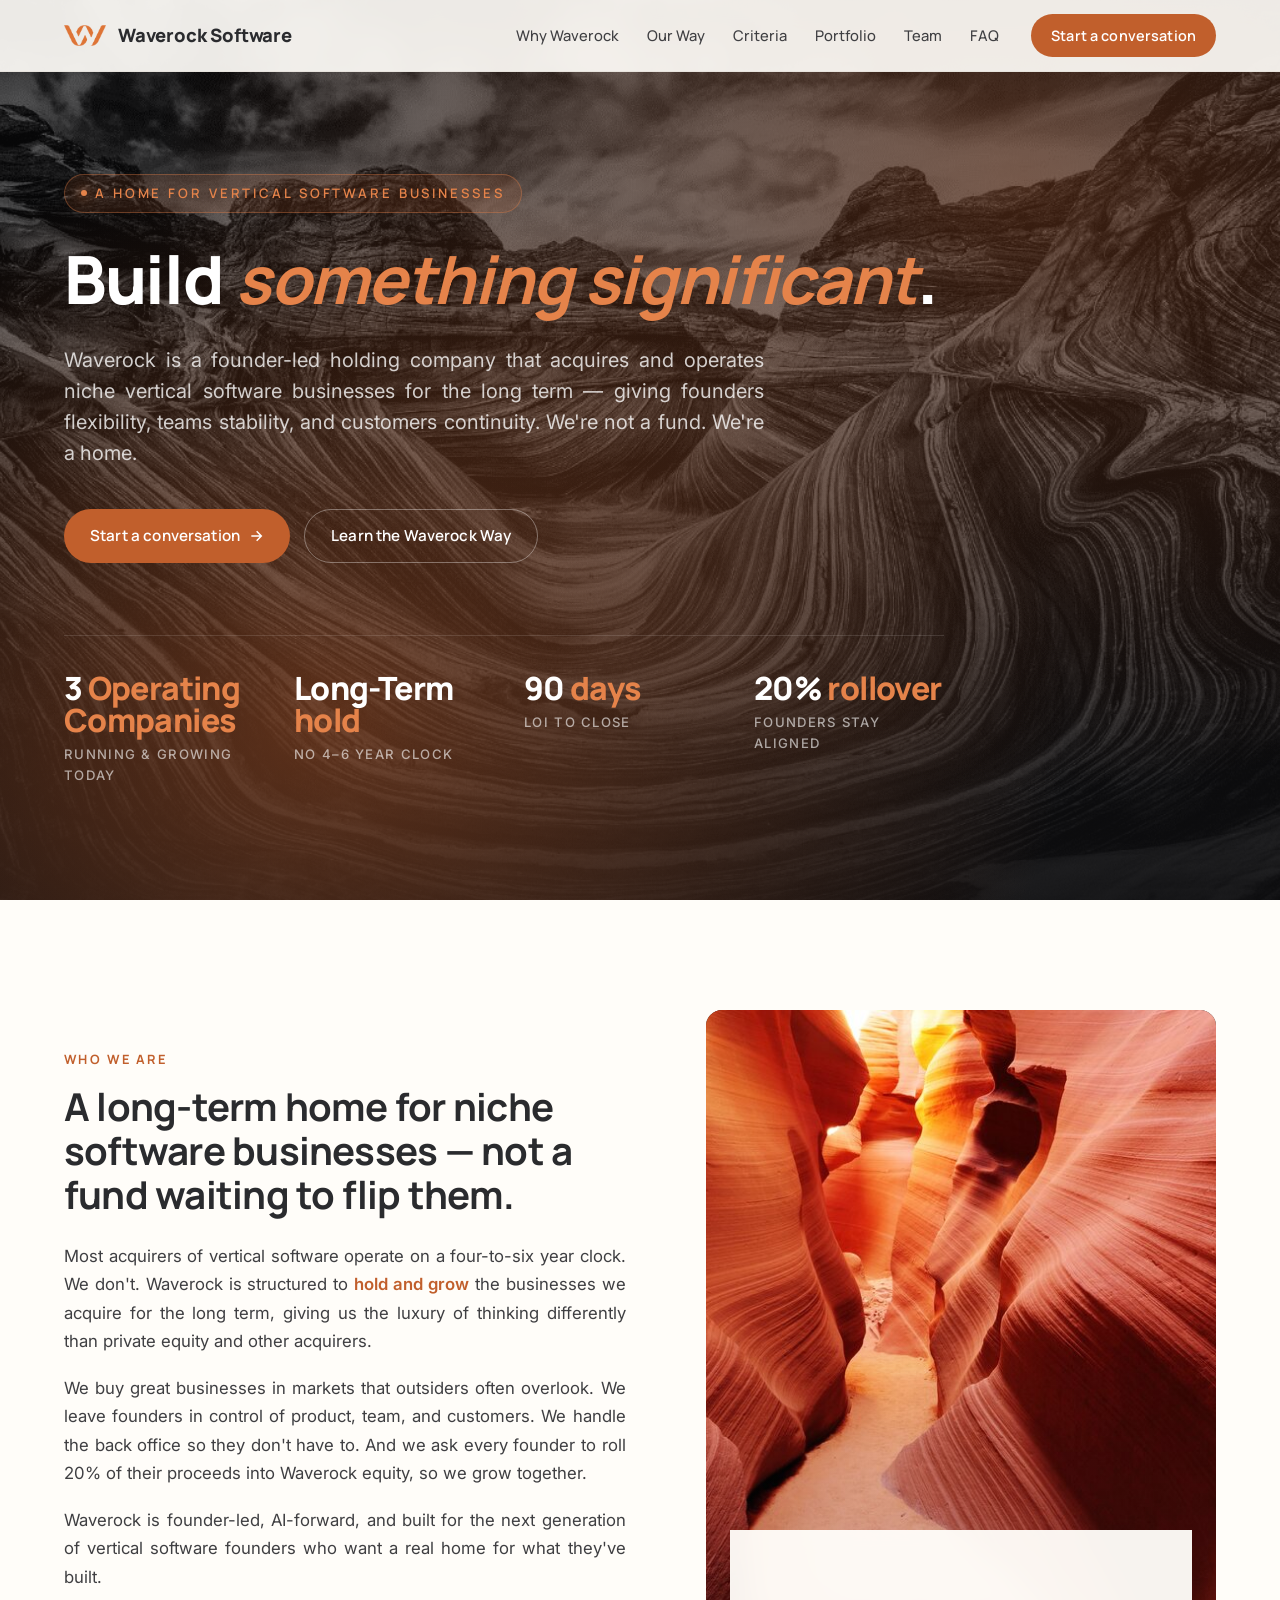
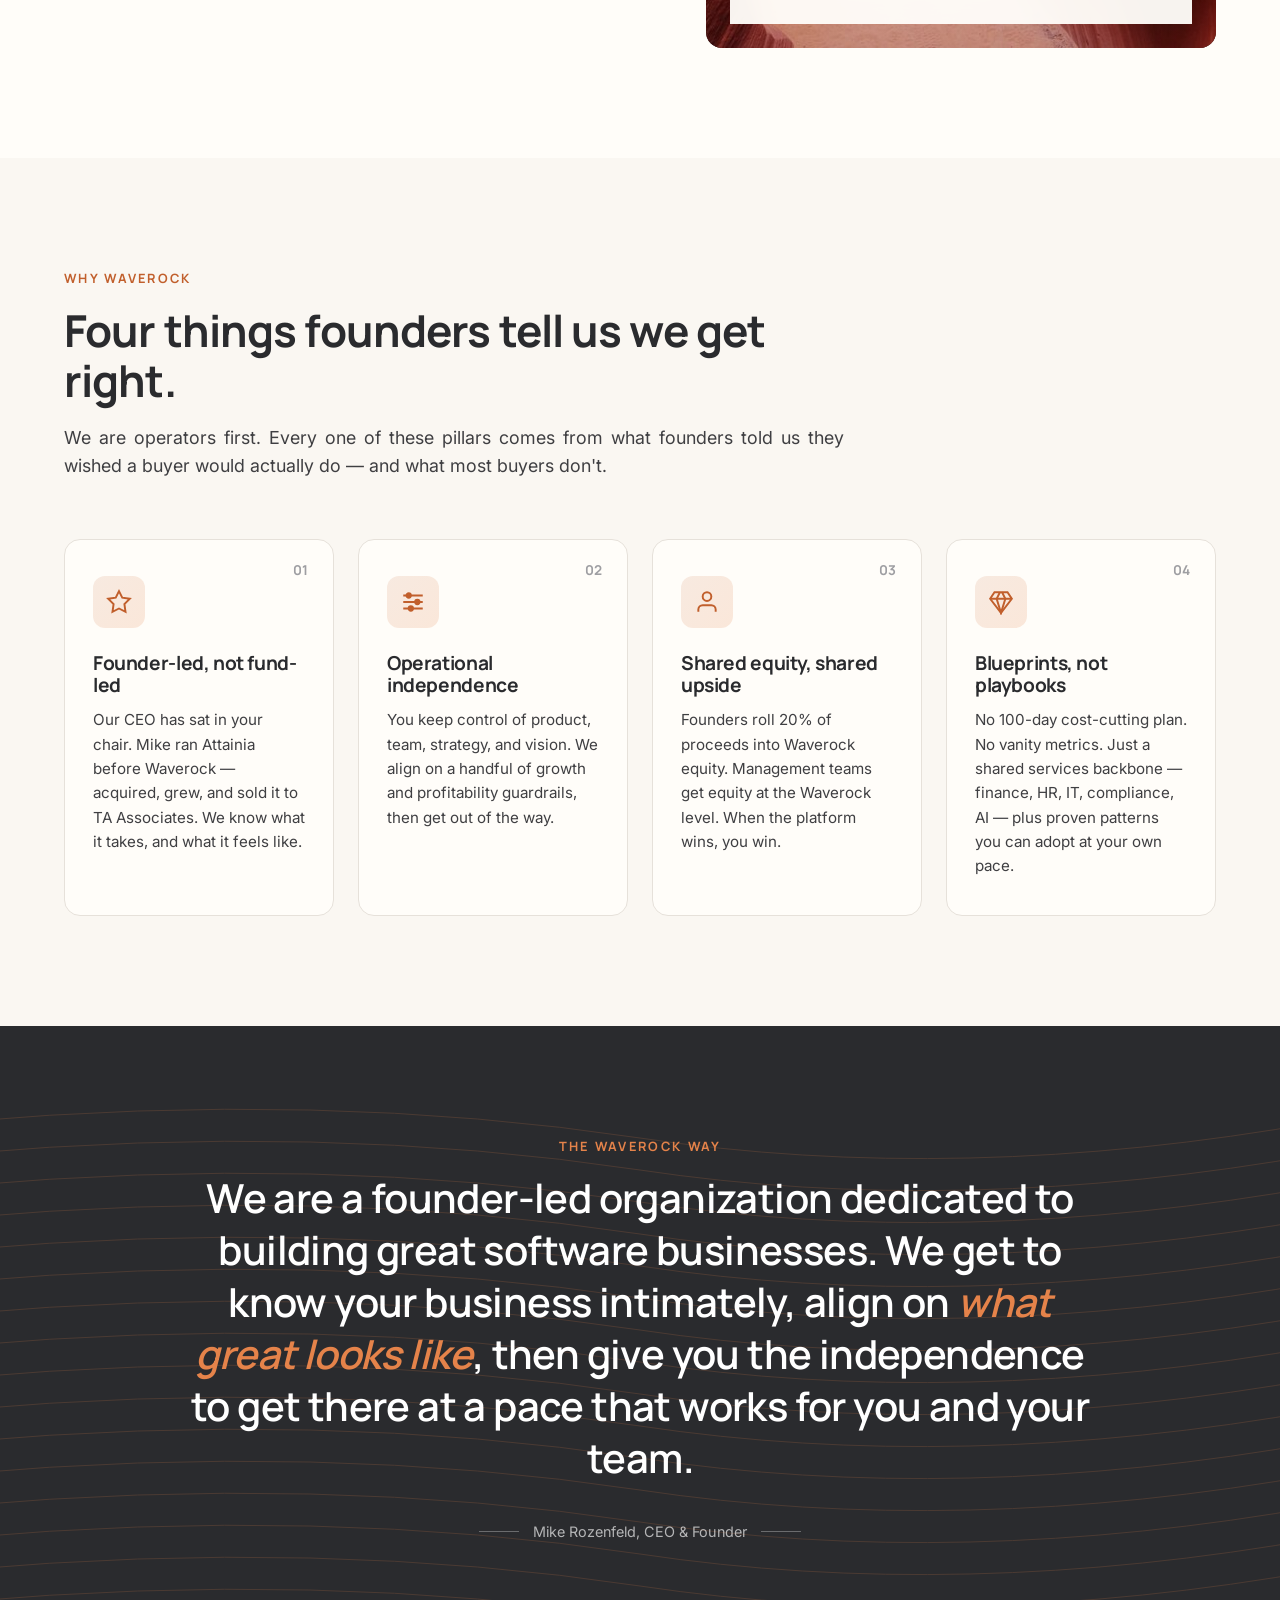
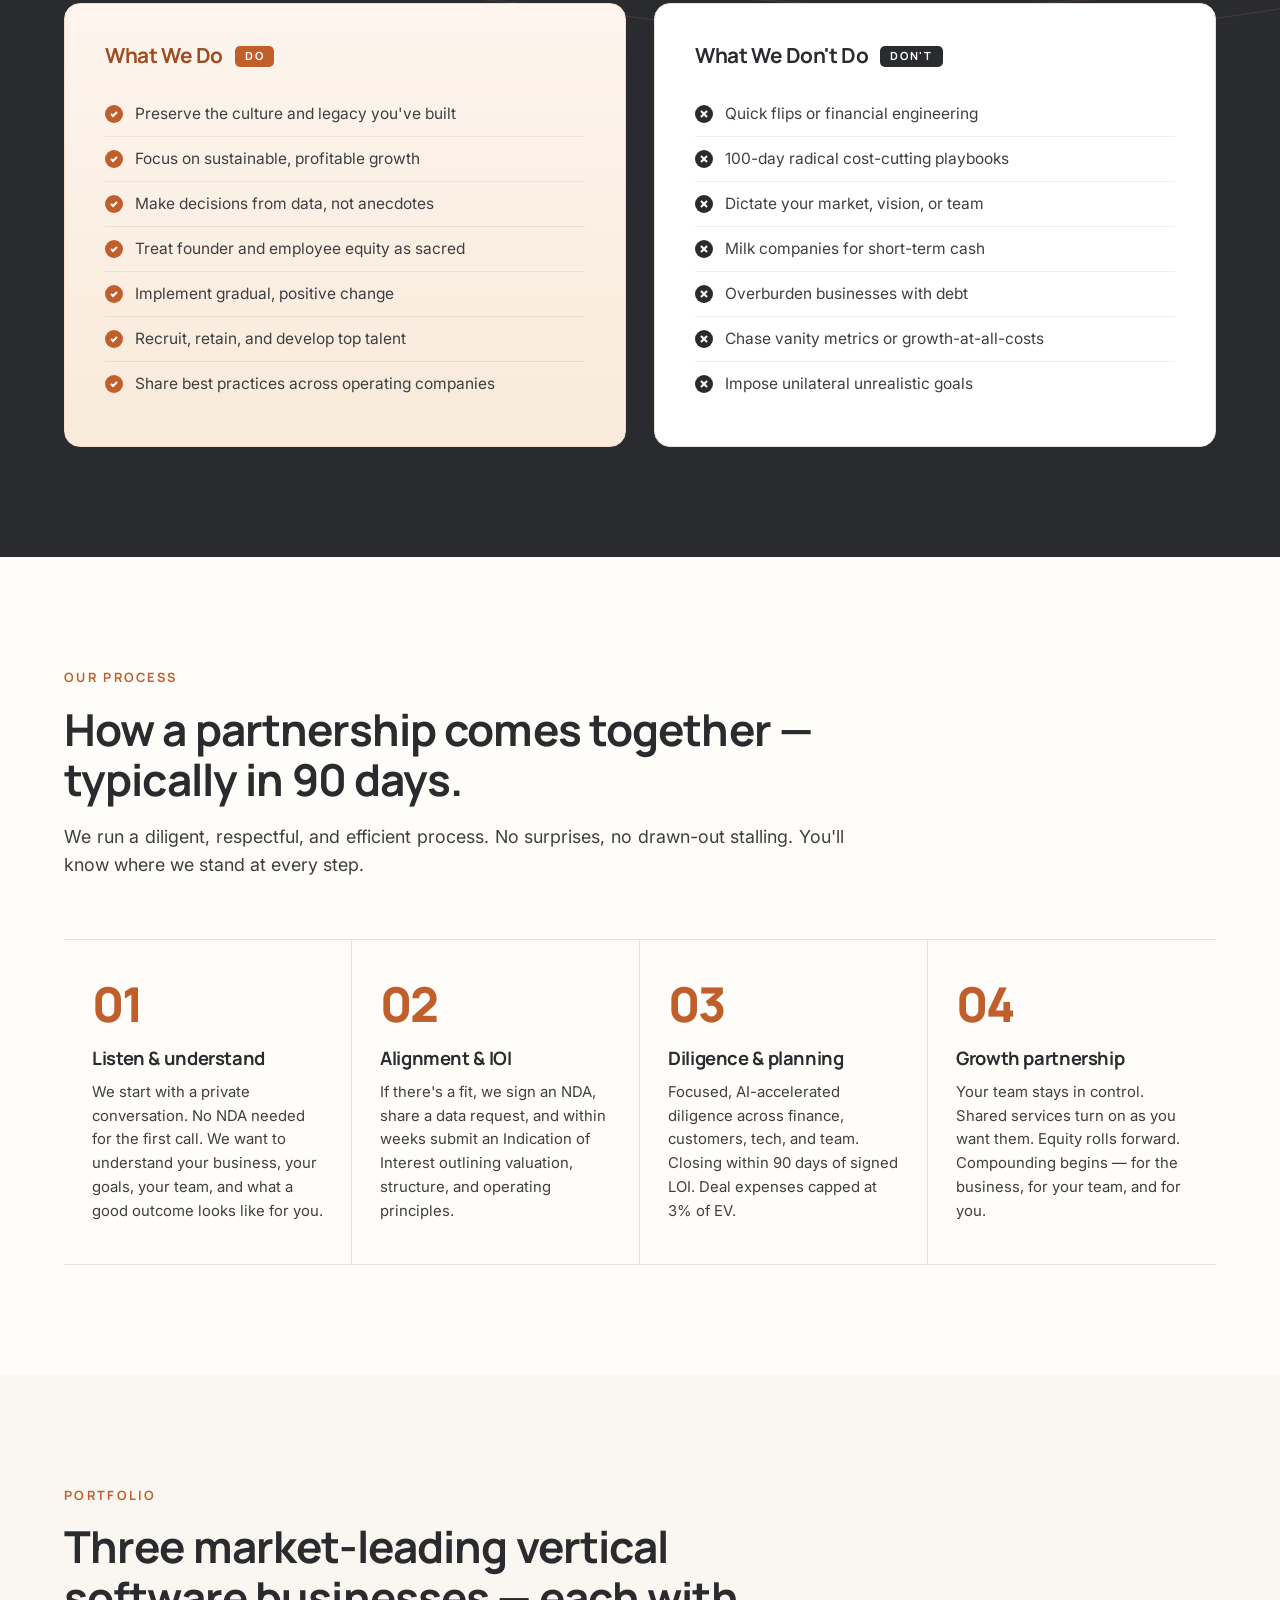
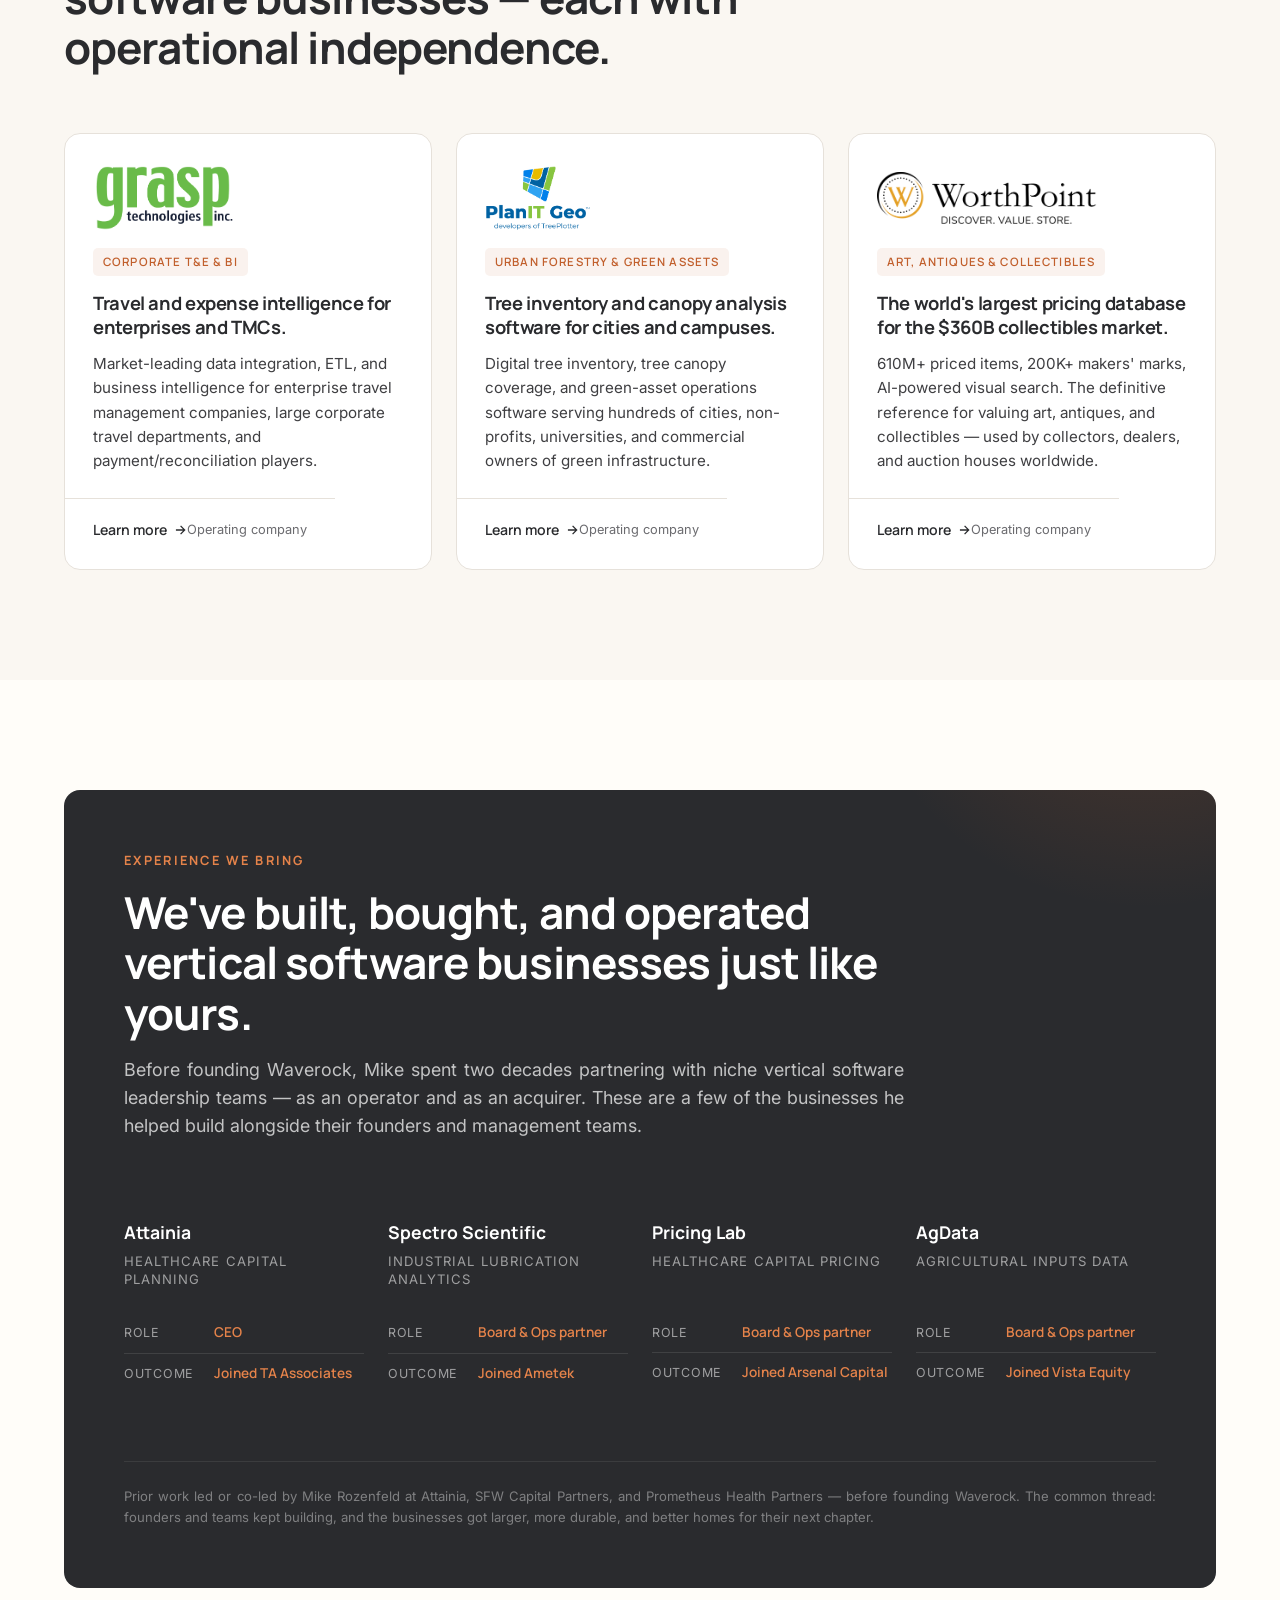
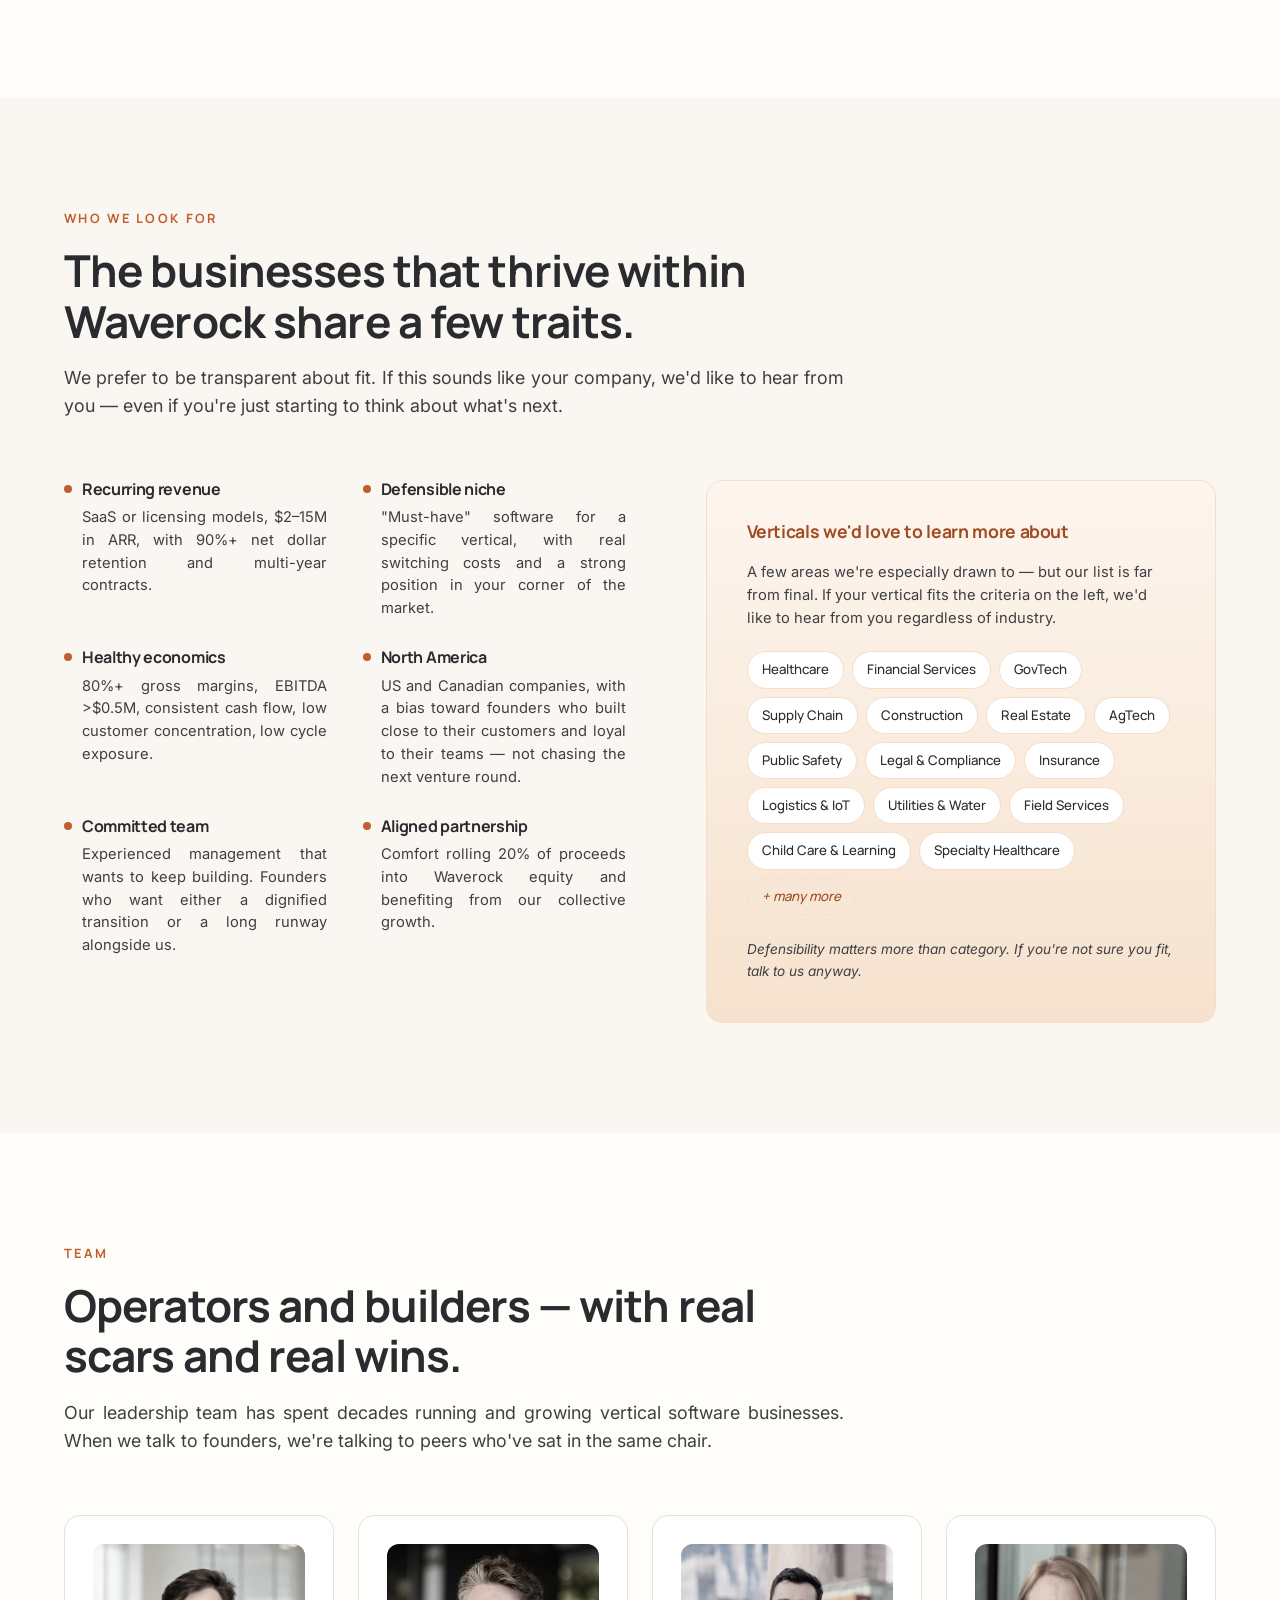
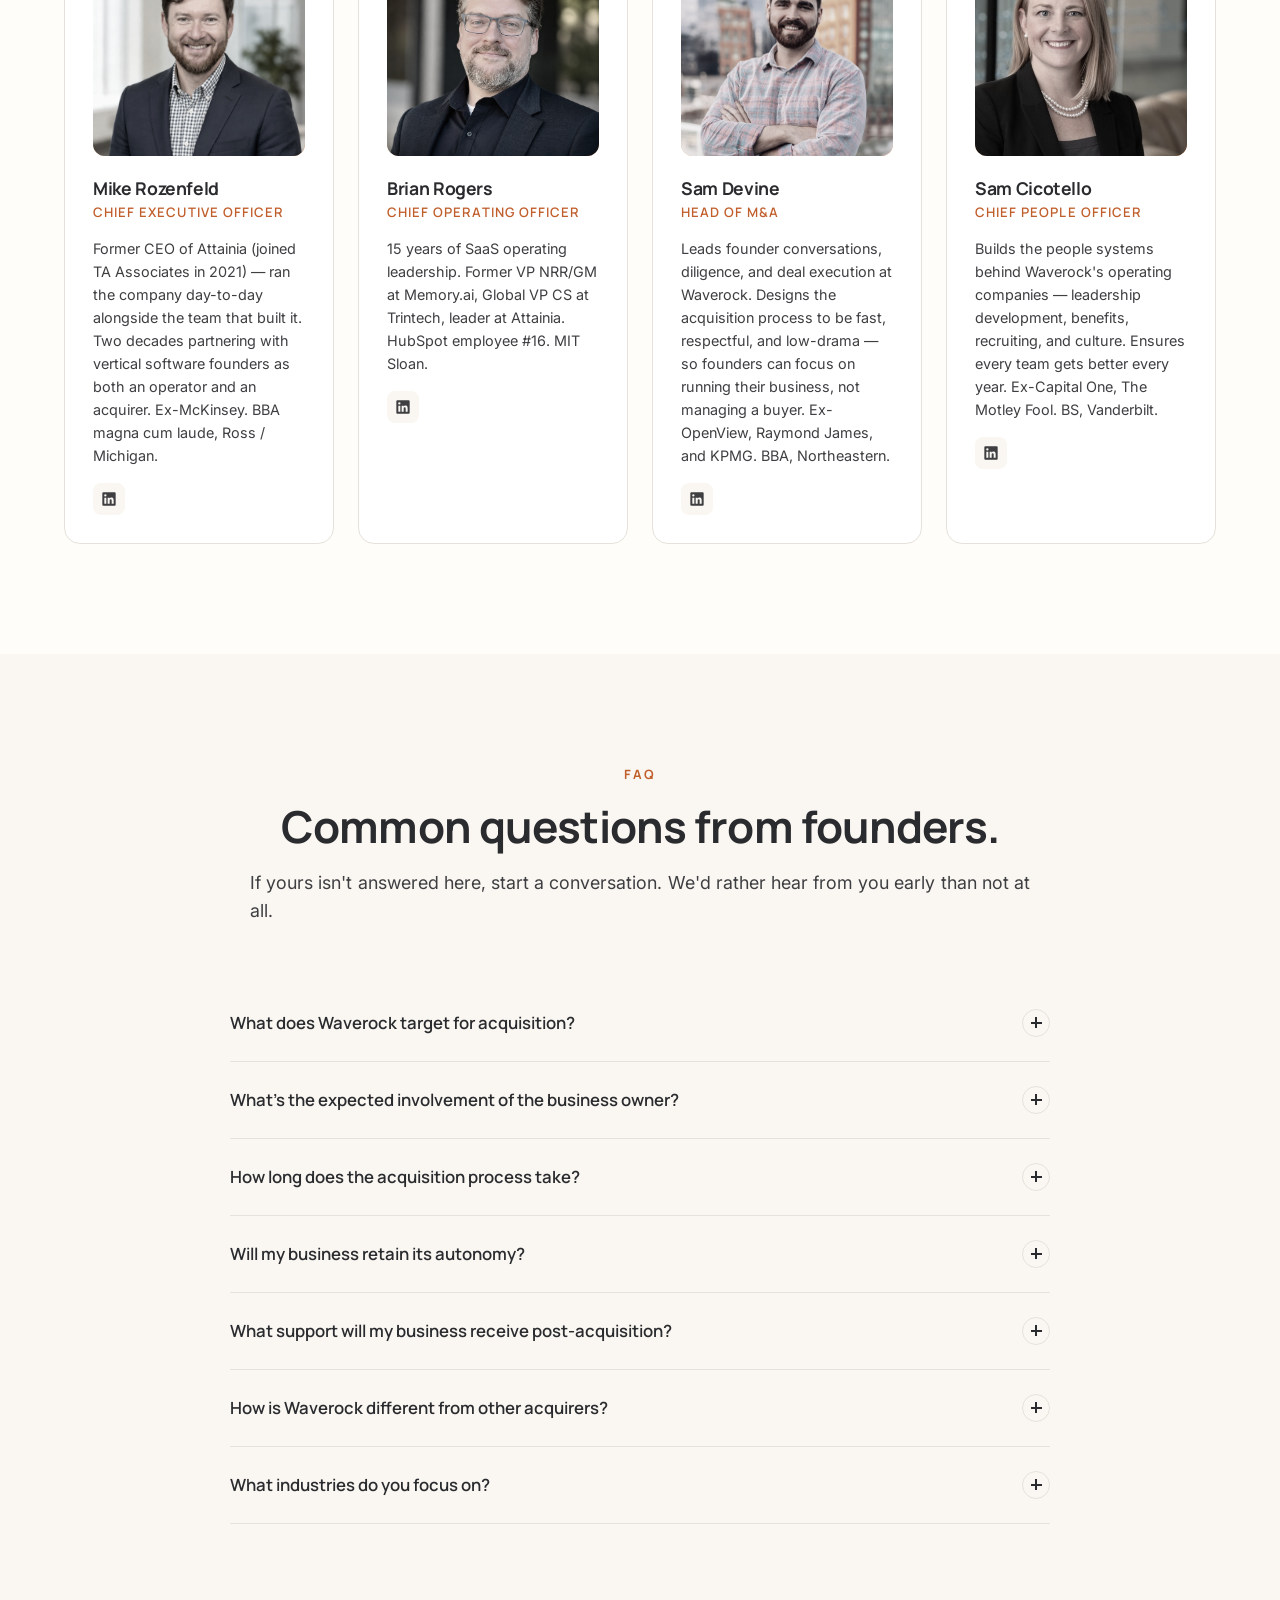
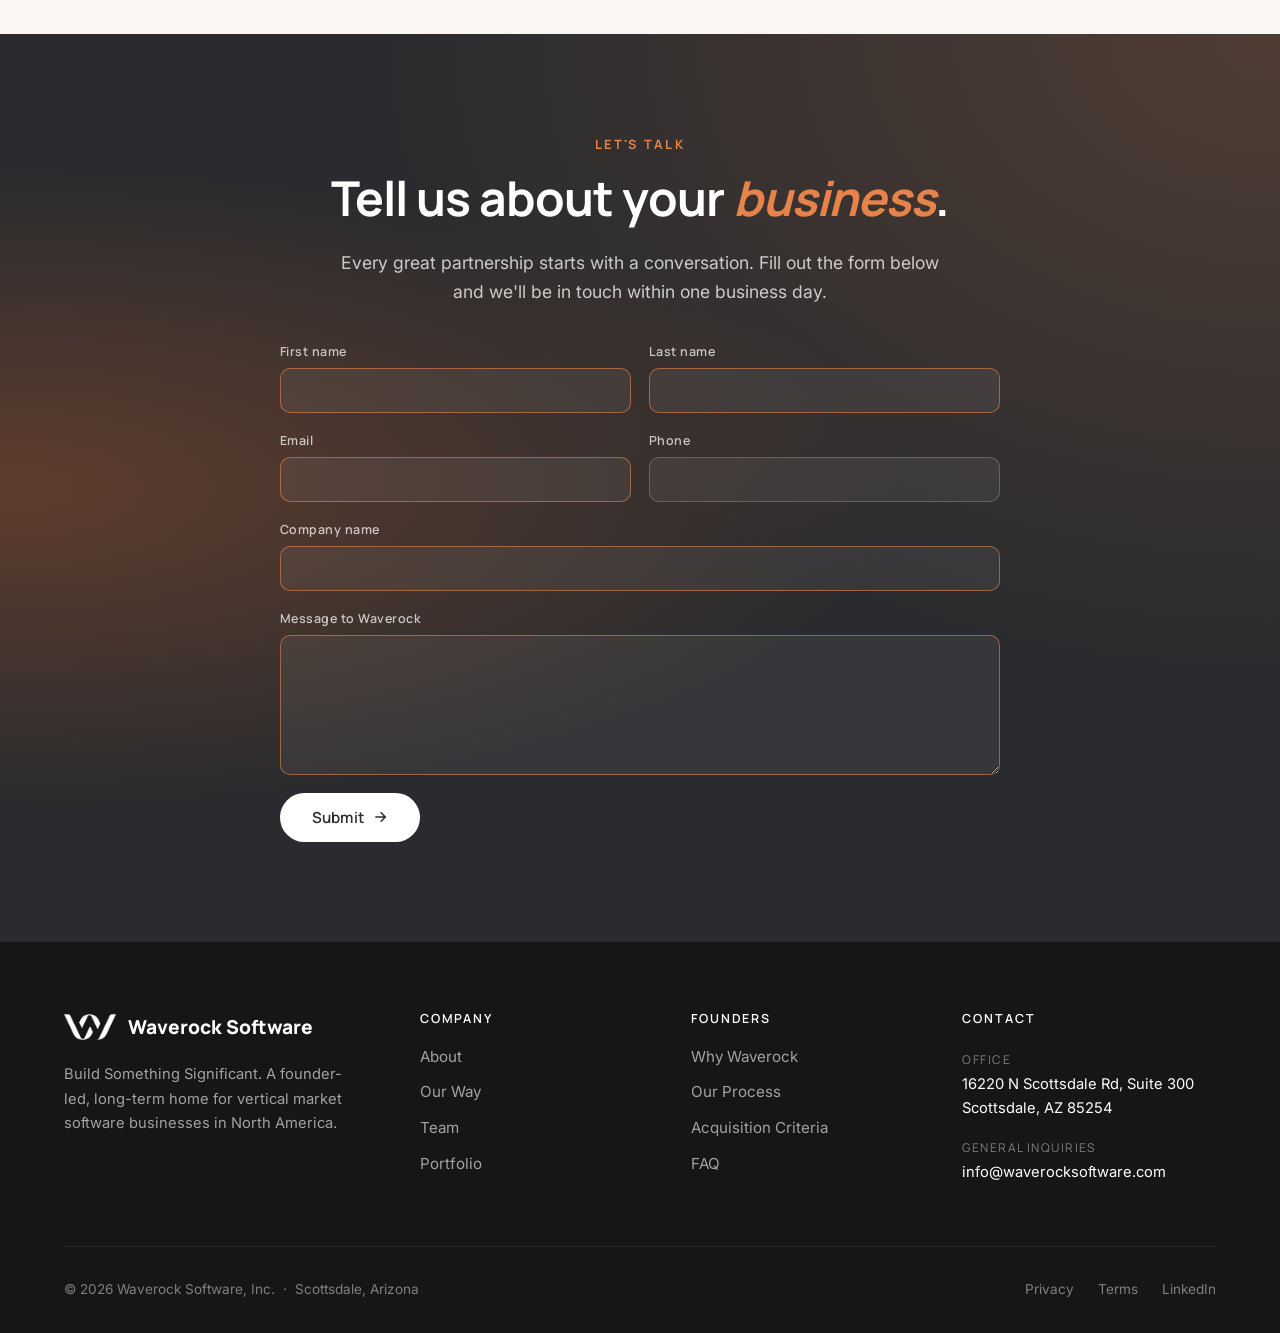
<file: index.html>
<!DOCTYPE html>
<html lang="en">
<head>
<meta charset="UTF-8">
<meta name="viewport" content="width=device-width, initial-scale=1.0">
<title>Waverock Software — Build Something Significant</title>
<meta name="description" content="Waverock Software is a founder-led, long-term holding company that acquires and operates niche vertical software businesses in North America. We're not a fund — we're a home.">

<link rel="preconnect" href="https://fonts.googleapis.com">
<link rel="preconnect" href="https://fonts.gstatic.com" crossorigin>
<link href="https://fonts.googleapis.com/css2?family=Manrope:wght@500;600;700;800&family=Inter:wght@400;500;600;700&display=swap" rel="stylesheet">

<link rel="stylesheet" href="site.css">

<link rel="canonical" href="https://waverocksoftware.com/">

<!-- Favicons -->
<link rel="icon" type="image/png" sizes="32x32" href="assets/waverock-mark-orange.png">
<link rel="icon" type="image/png" sizes="192x192" href="assets/waverock-mark-orange.png">
<link rel="apple-touch-icon" sizes="180x180" href="assets/waverock-mark-orange.png">
<meta name="theme-color" content="#C15F2C">

<!-- Open Graph -->
<meta property="og:type" content="website">
<meta property="og:site_name" content="Waverock Software">
<meta property="og:url" content="https://waverocksoftware.com/">
<meta property="og:title" content="Waverock Software — Build Something Significant">
<meta property="og:description" content="Waverock Software is a founder-led, long-term holding company that acquires and operates niche vertical software businesses in North America. We&#x27;re not a fund — we&#x27;re a home.">
<meta property="og:image" content="https://waverocksoftware.com/assets/og-image.jpg">
<meta property="og:image:width" content="1200">
<meta property="og:image:height" content="630">
<meta property="og:image:alt" content="Waverock Software — A long-term home for vertical software businesses.">
<meta property="og:locale" content="en_US">

<!-- Twitter -->
<meta name="twitter:card" content="summary_large_image">
<meta name="twitter:title" content="Waverock Software — Build Something Significant">
<meta name="twitter:description" content="Waverock Software is a founder-led, long-term holding company that acquires and operates niche vertical software businesses in North America. We&#x27;re not a fund — we&#x27;re a home.">
<meta name="twitter:image" content="https://waverocksoftware.com/assets/og-image.jpg">

<!-- Performance hints -->
<link rel="preload" as="image" href="assets/wave-sweep.jpg">
</head>
<body class="page-home">

<!-- ============ NAV ============ -->
<nav class="nav" id="nav">
  <div class="container">
    <div class="nav-inner">
      <a href="#top" class="nav-logo" aria-label="Waverock Software Home">
        <img class="nav-logo-mark on-dark" src="assets/waverock-mark-white.png" alt="" aria-hidden="true"/>
        <img class="nav-logo-mark on-light" src="assets/waverock-mark-orange.png" alt="" aria-hidden="true"/>
        <span>Waverock Software</span>
      </a>
      <div class="nav-menu" id="nav-menu">
        <ul class="nav-links">
          <li><a href="#why">Why Waverock</a></li>
          <li><a href="philosophy.html">Our Way</a></li>
          <li><a href="acquisition-criteria.html">Criteria</a></li>
          <li><a href="#portfolio">Portfolio</a></li>
          <li><a href="#team">Team</a></li>
          <li><a href="faqs.html">FAQ</a></li>
        </ul>
        <a href="#contact" class="btn btn-primary nav-cta">Start a conversation</a>
      </div>
      <button class="nav-toggle" id="nav-toggle" aria-label="Menu">
        <svg width="24" height="24" viewBox="0 0 24 24" fill="none" stroke="currentColor" stroke-width="2">
          <line x1="3" y1="7" x2="21" y2="7"/>
          <line x1="3" y1="12" x2="21" y2="12"/>
          <line x1="3" y1="17" x2="21" y2="17"/>
        </svg>
      </button>
    </div>
  </div>
</nav>

<!-- ============ HERO ============ -->
<section class="hero" id="top">
  <div class="hero-photo" style="background-image: url('assets/wave-sweep.jpg');"></div>
  <div class="hero-overlay"></div>

  <div class="container hero-inner">
    <span class="hero-kicker">A home for vertical software businesses</span>
    <h1>Build <span class="accent">something significant</span>.</h1>
    <p class="hero-sub">
      Waverock is a founder-led holding company that acquires and operates niche vertical software businesses for the long term — giving founders flexibility, teams stability, and customers continuity. We're not a fund. We're a home.
    </p>
    <div class="hero-ctas">
      <a href="#contact" class="btn btn-primary">Start a conversation <svg class="arrow" width="16" height="16" viewBox="0 0 24 24" fill="none" stroke="currentColor" stroke-width="2.2"><path d="M5 12h14M13 5l7 7-7 7"/></svg></a>
      <a href="#way" class="btn btn-ghost">Learn the Waverock Way</a>
    </div>
    <div class="hero-stats">
      <div class="hero-stat">
        <div class="num">3 <span class="unit">Operating Companies</span></div>
        <div class="label">Running &amp; growing today</div>
      </div>
      <div class="hero-stat">
        <div class="num">Long-Term <span class="unit">hold</span></div>
        <div class="label">No 4–6 year clock</div>
      </div>
      <div class="hero-stat">
        <div class="num">90 <span class="unit">days</span></div>
        <div class="label">LOI to close</div>
      </div>
      <div class="hero-stat">
        <div class="num">20% <span class="unit">rollover</span></div>
        <div class="label">Founders stay aligned</div>
      </div>
    </div>
  </div>
</section>

<!-- ============ WHO WE ARE ============ -->
<section class="section" id="who">
  <div class="container">
    <div class="intro-grid">
      <div class="intro-copy">
        <div class="eyebrow">Who we are</div>
        <h2>A long-term home for niche software businesses — not a fund waiting to flip them.</h2>
        <p>
          Most acquirers of vertical software operate on a four-to-six year clock. We don't. Waverock is structured to <span class="highlight">hold and grow</span> the businesses we acquire for the long term, giving us the luxury of thinking differently than private equity and other acquirers.
        </p>
        <p>
          We buy great businesses in markets that outsiders often overlook. We leave founders in control of product, team, and customers. We handle the back office so they don't have to. And we ask every founder to roll 20% of their proceeds into Waverock equity, so we grow together.
        </p>
        <p>
          Waverock is founder-led, AI-forward, and built for the next generation of vertical software founders who want a real home for what they've built.
        </p>
      </div>
      <div class="intro-visual">
        <img class="intro-photo" src="assets/antelope2.jpg" alt="Layered sandstone walls of Antelope Canyon, Arizona — natural waves shaped by time." loading="lazy" width="970" height="647"/>
        <div class="intro-visual-overlay" aria-hidden="true"></div>
        <div class="intro-badge">
          <div class="intro-badge-icon">
            <svg width="20" height="20" viewBox="0 0 24 24" fill="none" stroke="currentColor" stroke-width="2.2">
              <path d="M12 2L12 22M2 12L22 12"/>
              <circle cx="12" cy="12" r="9"/>
            </svg>
          </div>
          <div class="intro-badge-text">
            Built for the long haul
            <span>With founders who serve customers and stay loyal to their teams</span>
          </div>
        </div>
      </div>
    </div>
  </div>
</section>

<!-- ============ PILLARS / WHY ============ -->
<section class="section section-cream" id="why">
  <div class="container">
    <div class="section-head">
      <div class="eyebrow">Why Waverock</div>
      <h2>Four things founders tell us we get right.</h2>
      <p class="lede">We are operators first. Every one of these pillars comes from what founders told us they wished a buyer would actually do — and what most buyers don't.</p>
    </div>

    <div class="pillars">
      <div class="pillar">
        <div class="pillar-num">01</div>
        <div class="pillar-icon">
          <svg width="26" height="26" viewBox="0 0 24 24" fill="none" stroke="currentColor" stroke-width="1.8">
            <path d="M12 2L15 8L22 9L17 14L18 21L12 18L6 21L7 14L2 9L9 8Z"/>
          </svg>
        </div>
        <h3>Founder-led, not fund-led</h3>
        <p>Our CEO has sat in your chair. Mike ran Attainia before Waverock — acquired, grew, and sold it to TA Associates. We know what it takes, and what it feels like.</p>
      </div>

      <div class="pillar">
        <div class="pillar-num">02</div>
        <div class="pillar-icon">
          <svg width="26" height="26" viewBox="0 0 24 24" fill="none" stroke="currentColor" stroke-width="1.8">
            <path d="M3 12h18M3 6h18M3 18h18"/>
            <circle cx="8" cy="6" r="2" fill="currentColor"/>
            <circle cx="16" cy="12" r="2" fill="currentColor"/>
            <circle cx="10" cy="18" r="2" fill="currentColor"/>
          </svg>
        </div>
        <h3>Operational independence</h3>
        <p>You keep control of product, team, strategy, and vision. We align on a handful of growth and profitability guardrails, then get out of the way.</p>
      </div>

      <div class="pillar">
        <div class="pillar-num">03</div>
        <div class="pillar-icon">
          <svg width="26" height="26" viewBox="0 0 24 24" fill="none" stroke="currentColor" stroke-width="1.8">
            <path d="M20 21v-2a4 4 0 0 0-4-4H8a4 4 0 0 0-4 4v2"/>
            <circle cx="12" cy="7" r="4"/>
          </svg>
        </div>
        <h3>Shared equity, shared upside</h3>
        <p>Founders roll 20% of proceeds into Waverock equity. Management teams get equity at the Waverock level. When the platform wins, you win.</p>
      </div>

      <div class="pillar">
        <div class="pillar-num">04</div>
        <div class="pillar-icon">
          <svg width="26" height="26" viewBox="0 0 24 24" fill="none" stroke="currentColor" stroke-width="1.8">
            <path d="M6 3h12l4 6-10 13L2 9z"/>
            <path d="M11 3 8 9l4 13 4-13-3-6"/>
            <path d="M2 9h20"/>
          </svg>
        </div>
        <h3>Blueprints, not playbooks</h3>
        <p>No 100-day cost-cutting plan. No vanity metrics. Just a shared services backbone — finance, HR, IT, compliance, AI — plus proven patterns you can adopt at your own pace.</p>
      </div>
    </div>
  </div>
</section>

<!-- ============ WAY QUOTE ============ -->
<section class="section section-dark" id="way">
  <!-- Sandstone stria backdrop -->
  <svg class="section-stria" viewBox="0 0 1600 800" preserveAspectRatio="xMidYMid slice" xmlns="http://www.w3.org/2000/svg" aria-hidden="true">
    <g stroke-width="1.2" fill="none" stroke="#E5834A">
      <path d="M-50 120 Q 400 80 800 140 T 1650 120"/>
      <path d="M-50 160 Q 400 120 800 180 T 1650 160"/>
      <path d="M-50 200 Q 400 160 800 220 T 1650 200"/>
      <path d="M-50 240 Q 400 200 800 260 T 1650 240"/>
      <path d="M-50 280 Q 400 240 800 300 T 1650 280"/>
      <path d="M-50 320 Q 400 280 800 340 T 1650 320"/>
      <path d="M-50 360 Q 400 320 800 380 T 1650 360"/>
      <path d="M-50 400 Q 400 360 800 420 T 1650 400"/>
      <path d="M-50 440 Q 400 400 800 460 T 1650 440"/>
      <path d="M-50 480 Q 400 440 800 500 T 1650 480"/>
      <path d="M-50 520 Q 400 480 800 540 T 1650 520"/>
      <path d="M-50 560 Q 400 520 800 580 T 1650 560"/>
      <path d="M-50 600 Q 400 560 800 620 T 1650 600"/>
      <path d="M-50 640 Q 400 600 800 660 T 1650 640"/>
      <path d="M-50 680 Q 400 640 800 700 T 1650 680"/>
      <path d="M-50 720 Q 400 680 800 740 T 1650 720"/>
    </g>
  </svg>
  <div class="container">
    <div class="way-quote">
      <div class="eyebrow" style="color: var(--orange-light);">The Waverock Way</div>
      <p class="big">
        We are a founder-led organization dedicated to building great software businesses. We get to know your business intimately, align on <em>what great looks like</em>, then give you the independence to get there at a pace that works for you and your team.
      </p>
      <div class="attrib">
        <span class="line"></span>
        Mike Rozenfeld, CEO &amp; Founder
        <span class="line"></span>
      </div>
    </div>

    <div class="dos-donts">
      <div class="dos-card dos">
        <h3>What We Do <span class="tag">DO</span></h3>
        <ul>
          <li><span class="bullet"><svg viewBox="0 0 10 10" fill="none" stroke="currentColor" stroke-width="2"><path d="M2 5L4 7L8 3"/></svg></span> Preserve the culture and legacy you've built</li>
          <li><span class="bullet"><svg viewBox="0 0 10 10" fill="none" stroke="currentColor" stroke-width="2"><path d="M2 5L4 7L8 3"/></svg></span> Focus on sustainable, profitable growth</li>
          <li><span class="bullet"><svg viewBox="0 0 10 10" fill="none" stroke="currentColor" stroke-width="2"><path d="M2 5L4 7L8 3"/></svg></span> Make decisions from data, not anecdotes</li>
          <li><span class="bullet"><svg viewBox="0 0 10 10" fill="none" stroke="currentColor" stroke-width="2"><path d="M2 5L4 7L8 3"/></svg></span> Treat founder and employee equity as sacred</li>
          <li><span class="bullet"><svg viewBox="0 0 10 10" fill="none" stroke="currentColor" stroke-width="2"><path d="M2 5L4 7L8 3"/></svg></span> Implement gradual, positive change</li>
          <li><span class="bullet"><svg viewBox="0 0 10 10" fill="none" stroke="currentColor" stroke-width="2"><path d="M2 5L4 7L8 3"/></svg></span> Recruit, retain, and develop top talent</li>
          <li><span class="bullet"><svg viewBox="0 0 10 10" fill="none" stroke="currentColor" stroke-width="2"><path d="M2 5L4 7L8 3"/></svg></span> Share best practices across operating companies</li>
        </ul>
      </div>

      <div class="dos-card donts">
        <h3>What We Don't Do <span class="tag">DON'T</span></h3>
        <ul>
          <li><span class="bullet"><svg viewBox="0 0 10 10" fill="none" stroke="currentColor" stroke-width="2"><path d="M2 2L8 8M8 2L2 8"/></svg></span> Quick flips or financial engineering</li>
          <li><span class="bullet"><svg viewBox="0 0 10 10" fill="none" stroke="currentColor" stroke-width="2"><path d="M2 2L8 8M8 2L2 8"/></svg></span> 100-day radical cost-cutting playbooks</li>
          <li><span class="bullet"><svg viewBox="0 0 10 10" fill="none" stroke="currentColor" stroke-width="2"><path d="M2 2L8 8M8 2L2 8"/></svg></span> Dictate your market, vision, or team</li>
          <li><span class="bullet"><svg viewBox="0 0 10 10" fill="none" stroke="currentColor" stroke-width="2"><path d="M2 2L8 8M8 2L2 8"/></svg></span> Milk companies for short-term cash</li>
          <li><span class="bullet"><svg viewBox="0 0 10 10" fill="none" stroke="currentColor" stroke-width="2"><path d="M2 2L8 8M8 2L2 8"/></svg></span> Overburden businesses with debt</li>
          <li><span class="bullet"><svg viewBox="0 0 10 10" fill="none" stroke="currentColor" stroke-width="2"><path d="M2 2L8 8M8 2L2 8"/></svg></span> Chase vanity metrics or growth-at-all-costs</li>
          <li><span class="bullet"><svg viewBox="0 0 10 10" fill="none" stroke="currentColor" stroke-width="2"><path d="M2 2L8 8M8 2L2 8"/></svg></span> Impose unilateral unrealistic goals</li>
        </ul>
      </div>
    </div>
  </div>
</section>

<!-- ============ PROCESS ============ -->
<section class="section" id="process">
  <div class="container">
    <div class="section-head">
      <div class="eyebrow">Our Process</div>
      <h2>How a partnership comes together — typically in 90 days.</h2>
      <p class="lede">We run a diligent, respectful, and efficient process. No surprises, no drawn-out stalling. You'll know where we stand at every step.</p>
    </div>

    <div class="process-steps">
      <div class="process-step">
        <div class="process-step-num">01</div>
        <h4>Listen &amp; understand</h4>
        <p>We start with a private conversation. No NDA needed for the first call. We want to understand your business, your goals, your team, and what a good outcome looks like for you.</p>
      </div>
      <div class="process-step">
        <div class="process-step-num">02</div>
        <h4>Alignment &amp; IOI</h4>
        <p>If there's a fit, we sign an NDA, share a data request, and within weeks submit an Indication of Interest outlining valuation, structure, and operating principles.</p>
      </div>
      <div class="process-step">
        <div class="process-step-num">03</div>
        <h4>Diligence &amp; planning</h4>
        <p>Focused, AI-accelerated diligence across finance, customers, tech, and team. Closing within 90 days of signed LOI. Deal expenses capped at 3% of EV.</p>
      </div>
      <div class="process-step">
        <div class="process-step-num">04</div>
        <h4>Growth partnership</h4>
        <p>Your team stays in control. Shared services turn on as you want them. Equity rolls forward. Compounding begins — for the business, for your team, and for you.</p>
      </div>
    </div>
  </div>
</section>

<!-- ============ PORTFOLIO ============ -->
<section class="section section-cream" id="portfolio">
  <div class="container">
    <div class="section-head">
      <div class="eyebrow">Portfolio</div>
      <h2>Three market-leading vertical software businesses — each with operational independence.</h2>
    </div>

    <div class="portfolio-grid">
      <button type="button" class="portfolio-card" data-company="grasp" aria-label="Open Grasp Technologies details">
        <div class="portfolio-header">
          <div class="portfolio-logo">
            <img src="assets/Grasp Logo.png" alt="Grasp Technologies logo — corporate travel and expense BI platform" loading="lazy"/>
          </div>
          <span class="portfolio-tag">Corporate T&amp;E &amp; BI</span>
          <h3>Travel and expense intelligence for enterprises and TMCs.</h3>
        </div>
        <p>Market-leading data integration, ETL, and business intelligence for enterprise travel management companies, large corporate travel departments, and payment/reconciliation players.</p>
        <div class="portfolio-footer">
          <span class="portfolio-link">Learn more <svg width="14" height="14" viewBox="0 0 24 24" fill="none" stroke="currentColor" stroke-width="2.2"><path d="M5 12h14M13 5l7 7-7 7"/></svg></span>
          <span class="portfolio-meta">Operating company</span>
        </div>
      </button>

      <button type="button" class="portfolio-card" data-company="planitgeo" aria-label="Open PlanIT Geo details">
        <div class="portfolio-header">
          <div class="portfolio-logo">
            <img src="assets/PG Logo.png" alt="PlanIT Geo (TreePlotter) logo — urban forestry and green-asset software" loading="lazy"/>
          </div>
          <span class="portfolio-tag">Urban forestry &amp; green assets</span>
          <h3>Tree inventory and canopy analysis software for cities and campuses.</h3>
        </div>
        <p>Digital tree inventory, tree canopy coverage, and green-asset operations software serving hundreds of cities, non-profits, universities, and commercial owners of green infrastructure.</p>
        <div class="portfolio-footer">
          <span class="portfolio-link">Learn more <svg width="14" height="14" viewBox="0 0 24 24" fill="none" stroke="currentColor" stroke-width="2.2"><path d="M5 12h14M13 5l7 7-7 7"/></svg></span>
          <span class="portfolio-meta">Operating company</span>
        </div>
      </button>

      <button type="button" class="portfolio-card" data-company="worthpoint" aria-label="Open WorthPoint details">
        <div class="portfolio-header">
          <div class="portfolio-logo">
            <img src="assets/WP Logo.png" alt="WorthPoint logo — pricing database for art, antiques, and collectibles" loading="lazy"/>
          </div>
          <span class="portfolio-tag">Art, antiques &amp; collectibles</span>
          <h3>The world's largest pricing database for the $360B collectibles market.</h3>
        </div>
        <p>610M+ priced items, 200K+ makers' marks, AI-powered visual search. The definitive reference for valuing art, antiques, and collectibles — used by collectors, dealers, and auction houses worldwide.</p>
        <div class="portfolio-footer">
          <span class="portfolio-link">Learn more <svg width="14" height="14" viewBox="0 0 24 24" fill="none" stroke="currentColor" stroke-width="2.2"><path d="M5 12h14M13 5l7 7-7 7"/></svg></span>
          <span class="portfolio-meta">Operating company</span>
        </div>
      </button>
    </div>
  </div>
</section>

<!-- ============ PORTFOLIO COMPANY MODAL ============ -->
<div class="company-modal" id="company-modal" role="dialog" aria-modal="true" aria-labelledby="company-modal-title" hidden>
  <div class="company-modal-backdrop" data-modal-close></div>
  <div class="company-modal-card" role="document">
    <button type="button" class="company-modal-close" aria-label="Close" data-modal-close>
      <svg width="20" height="20" viewBox="0 0 24 24" fill="none" stroke="currentColor" stroke-width="2.2"><path d="M6 6l12 12M18 6L6 18"/></svg>
    </button>
    <div class="company-modal-logo" id="company-modal-logo"></div>
    <span class="company-modal-tag" id="company-modal-tag"></span>
    <h3 id="company-modal-title"></h3>
    <p id="company-modal-desc"></p>
    <div class="company-modal-actions">
      <a id="company-modal-website" class="btn btn-primary" target="_blank" rel="noopener">Visit website <svg class="arrow" width="16" height="16" viewBox="0 0 24 24" fill="none" stroke="currentColor" stroke-width="2.2"><path d="M5 12h14M13 5l7 7-7 7"/></svg></a>
      <a id="company-modal-linkedin" class="btn btn-ghost" target="_blank" rel="noopener">LinkedIn <svg width="14" height="14" viewBox="0 0 24 24" fill="currentColor"><path d="M20.5 2h-17A1.5 1.5 0 002 3.5v17A1.5 1.5 0 003.5 22h17a1.5 1.5 0 001.5-1.5v-17A1.5 1.5 0 0020.5 2zM8 19H5v-9h3zM6.5 8.25A1.75 1.75 0 118.3 6.5a1.78 1.78 0 01-1.8 1.75zM19 19h-3v-4.74c0-1.42-.6-1.93-1.38-1.93A1.74 1.74 0 0013 14.19a.66.66 0 000 .14V19h-3v-9h2.9v1.3a3.11 3.11 0 012.7-1.4c1.55 0 3.36.86 3.36 3.66z"/></svg></a>
    </div>
  </div>
</div>

<!-- ============ EXPERIENCE / PATTERN ============ -->
<section class="section" id="track-record">
  <div class="container">
    <div class="track-record">
      <div class="section-head" style="margin-bottom: 20px;">
        <div class="eyebrow" style="color: var(--orange-light);">Experience we bring</div>
        <h2>We've built, bought, and operated vertical software businesses just like yours.</h2>
        <p class="lede">Before founding Waverock, Mike spent two decades partnering with niche vertical software leadership teams — as an operator and as an acquirer. These are a few of the businesses he helped build alongside their founders and management teams.</p>
      </div>

      <div class="track-grid">
        <div class="track-item">
          <div class="company">Attainia</div>
          <div class="vertical">Healthcare capital planning</div>
          <div class="metric"><span class="metric-label">Role</span><span class="metric-value">CEO</span></div>
          <div class="metric"><span class="metric-label">Outcome</span><span class="metric-value">Joined TA Associates</span></div>
        </div>
        <div class="track-item">
          <div class="company">Spectro Scientific</div>
          <div class="vertical">Industrial lubrication analytics</div>
          <div class="metric"><span class="metric-label">Role</span><span class="metric-value">Board &amp; Ops partner</span></div>
          <div class="metric"><span class="metric-label">Outcome</span><span class="metric-value">Joined Ametek</span></div>
        </div>
        <div class="track-item">
          <div class="company">Pricing Lab</div>
          <div class="vertical">Healthcare capital pricing</div>
          <div class="metric"><span class="metric-label">Role</span><span class="metric-value">Board &amp; Ops partner</span></div>
          <div class="metric"><span class="metric-label">Outcome</span><span class="metric-value">Joined Arsenal Capital</span></div>
        </div>
        <div class="track-item">
          <div class="company">AgData</div>
          <div class="vertical">Agricultural inputs data</div>
          <div class="metric"><span class="metric-label">Role</span><span class="metric-value">Board &amp; Ops partner</span></div>
          <div class="metric"><span class="metric-label">Outcome</span><span class="metric-value">Joined Vista Equity</span></div>
        </div>
      </div>
      <div class="track-footnote">
        Prior work led or co-led by Mike Rozenfeld at Attainia, SFW Capital Partners, and Prometheus Health Partners — before founding Waverock. The common thread: founders and teams kept building, and the businesses got larger, more durable, and better homes for their next chapter.
      </div>
    </div>
  </div>
</section>

<!-- ============ FIT / WHO WE LOOK FOR ============ -->
<section class="section section-cream" id="fit">
  <div class="container">
    <div class="section-head">
      <div class="eyebrow">Who we look for</div>
      <h2>The businesses that thrive within Waverock share a few traits.</h2>
      <p class="lede">We prefer to be transparent about fit. If this sounds like your company, we'd like to hear from you — even if you're just starting to think about what's next.</p>
    </div>

    <div class="fit-grid">
      <div class="fit-list">
        <div class="fit-item">
          <h4>Recurring revenue</h4>
          <p>SaaS or licensing models, $2–15M in ARR, with 90%+ net dollar retention and multi-year contracts.</p>
        </div>
        <div class="fit-item">
          <h4>Defensible niche</h4>
          <p>"Must-have" software for a specific vertical, with real switching costs and a strong position in your corner of the market.</p>
        </div>
        <div class="fit-item">
          <h4>Healthy economics</h4>
          <p>80%+ gross margins, EBITDA &gt;$0.5M, consistent cash flow, low customer concentration, low cycle exposure.</p>
        </div>
        <div class="fit-item">
          <h4>North America</h4>
          <p>US and Canadian companies, with a bias toward founders who built close to their customers and loyal to their teams — not chasing the next venture round.</p>
        </div>
        <div class="fit-item">
          <h4>Committed team</h4>
          <p>Experienced management that wants to keep building. Founders who want either a dignified transition or a long runway alongside us.</p>
        </div>
        <div class="fit-item">
          <h4>Aligned partnership</h4>
          <p>Comfort rolling 20% of proceeds into Waverock equity and benefiting from our collective growth.</p>
        </div>
      </div>

      <aside class="fit-side">
        <h3>Verticals we'd love to learn more about</h3>
        <p style="font-size: 0.92rem; line-height: 1.55; color: var(--charcoal-soft); margin-bottom: 22px;">
          A few areas we're especially drawn to — but our list is far from final. If your vertical fits the criteria on the left, we'd like to hear from you regardless of industry.
        </p>
        <div class="verticals">
          <span class="chip">Healthcare</span>
          <span class="chip">Financial Services</span>
          <span class="chip">GovTech</span>
          <span class="chip">Supply Chain</span>
          <span class="chip">Construction</span>
          <span class="chip">Real Estate</span>
          <span class="chip">AgTech</span>
          <span class="chip">Public Safety</span>
          <span class="chip">Legal &amp; Compliance</span>
          <span class="chip">Insurance</span>
          <span class="chip">Logistics &amp; IoT</span>
          <span class="chip">Utilities &amp; Water</span>
          <span class="chip">Field Services</span>
          <span class="chip">Child Care &amp; Learning</span>
          <span class="chip">Specialty Healthcare</span>
          <span class="chip chip-more">+ many more</span>
        </div>
        <p style="margin-top: 24px; font-size: 0.85rem; color: var(--charcoal-soft); font-style: italic;">
          Defensibility matters more than category. If you're not sure you fit, talk to us anyway.
        </p>
      </aside>
    </div>
  </div>
</section>

<!-- ============ TEAM ============ -->
<section class="section" id="team">
  <div class="container">
    <div class="section-head">
      <div class="eyebrow">Team</div>
      <h2>Operators and builders — with real scars and real wins.</h2>
      <p class="lede">Our leadership team has spent decades running and growing vertical software businesses. When we talk to founders, we're talking to peers who've sat in the same chair.</p>
    </div>

    <div class="team-grid">
      <div class="team-card">
        <div class="team-photo dev-1"><img src="assets/MR.PNG" alt="Mike Rozenfeld, CEO and Founder of Waverock Software" loading="lazy" width="800" height="800"/></div>
        <h3>Mike Rozenfeld</h3>
        <div class="team-role">Chief Executive Officer</div>
        <p>Former CEO of Attainia (joined TA Associates in 2021) — ran the company day-to-day alongside the team that built it. Two decades partnering with vertical software founders as both an operator and an acquirer. Ex-McKinsey. BBA magna cum laude, Ross / Michigan.</p>
        <div class="team-links">
          <a class="team-link" href="https://www.linkedin.com/in/mikerozenfeld/" target="_blank" rel="noopener" aria-label="Mike Rozenfeld on LinkedIn">
            <svg viewBox="0 0 24 24" fill="currentColor"><path d="M20.5 2h-17A1.5 1.5 0 002 3.5v17A1.5 1.5 0 003.5 22h17a1.5 1.5 0 001.5-1.5v-17A1.5 1.5 0 0020.5 2zM8 19H5v-9h3zM6.5 8.25A1.75 1.75 0 118.3 6.5a1.78 1.78 0 01-1.8 1.75zM19 19h-3v-4.74c0-1.42-.6-1.93-1.38-1.93A1.74 1.74 0 0013 14.19a.66.66 0 000 .14V19h-3v-9h2.9v1.3a3.11 3.11 0 012.7-1.4c1.55 0 3.36.86 3.36 3.66z"/></svg>
          </a>
        </div>
      </div>

      <div class="team-card">
        <div class="team-photo dev-2"><img src="assets/BR.PNG" alt="Brian Rogers, Chief Operating Officer of Waverock Software" loading="lazy" width="800" height="800"/></div>
        <h3>Brian Rogers</h3>
        <div class="team-role">Chief Operating Officer</div>
        <p>15 years of SaaS operating leadership. Former VP NRR/GM at Memory.ai, Global VP CS at Trintech, leader at Attainia. HubSpot employee #16. MIT Sloan.</p>
        <div class="team-links">
          <a class="team-link" href="https://www.linkedin.com/in/brianrog/" target="_blank" rel="noopener" aria-label="Brian Rogers on LinkedIn">
            <svg viewBox="0 0 24 24" fill="currentColor"><path d="M20.5 2h-17A1.5 1.5 0 002 3.5v17A1.5 1.5 0 003.5 22h17a1.5 1.5 0 001.5-1.5v-17A1.5 1.5 0 0020.5 2zM8 19H5v-9h3zM6.5 8.25A1.75 1.75 0 118.3 6.5a1.78 1.78 0 01-1.8 1.75zM19 19h-3v-4.74c0-1.42-.6-1.93-1.38-1.93A1.74 1.74 0 0013 14.19a.66.66 0 000 .14V19h-3v-9h2.9v1.3a3.11 3.11 0 012.7-1.4c1.55 0 3.36.86 3.36 3.66z"/></svg>
          </a>
        </div>
      </div>

      <div class="team-card">
        <div class="team-photo dev-3"><img src="assets/Sam Devine.png" alt="Sam Devine, Head of M&amp;A at Waverock Software" loading="lazy"/></div>
        <h3>Sam Devine</h3>
        <div class="team-role">Head of M&amp;A</div>
        <p>Leads founder conversations, diligence, and deal execution at Waverock. Designs the acquisition process to be fast, respectful, and low-drama — so founders can focus on running their business, not managing a buyer. Ex-OpenView, Raymond James, and KPMG. BBA, Northeastern.</p>
        <div class="team-links">
          <a class="team-link" href="https://www.linkedin.com/in/s-devine/" target="_blank" rel="noopener" aria-label="Sam Devine on LinkedIn">
            <svg viewBox="0 0 24 24" fill="currentColor"><path d="M20.5 2h-17A1.5 1.5 0 002 3.5v17A1.5 1.5 0 003.5 22h17a1.5 1.5 0 001.5-1.5v-17A1.5 1.5 0 0020.5 2zM8 19H5v-9h3zM6.5 8.25A1.75 1.75 0 118.3 6.5a1.78 1.78 0 01-1.8 1.75zM19 19h-3v-4.74c0-1.42-.6-1.93-1.38-1.93A1.74 1.74 0 0013 14.19a.66.66 0 000 .14V19h-3v-9h2.9v1.3a3.11 3.11 0 012.7-1.4c1.55 0 3.36.86 3.36 3.66z"/></svg>
          </a>
        </div>
      </div>

      <div class="team-card">
        <div class="team-photo dev-4"><img src="assets/Sam Cicotello.jpg" alt="Sam Cicotello, Chief People Officer of Waverock Software" loading="lazy" width="400" height="400"/></div>
        <h3>Sam Cicotello</h3>
        <div class="team-role">Chief People Officer</div>
        <p>Builds the people systems behind Waverock's operating companies — leadership development, benefits, recruiting, and culture. Ensures every team gets better every year. Ex-Capital One, The Motley Fool. BS, Vanderbilt.</p>
        <div class="team-links">
          <a class="team-link" href="https://www.linkedin.com/in/sam-cicotello/" target="_blank" rel="noopener" aria-label="Sam Cicotello on LinkedIn">
            <svg viewBox="0 0 24 24" fill="currentColor"><path d="M20.5 2h-17A1.5 1.5 0 002 3.5v17A1.5 1.5 0 003.5 22h17a1.5 1.5 0 001.5-1.5v-17A1.5 1.5 0 0020.5 2zM8 19H5v-9h3zM6.5 8.25A1.75 1.75 0 118.3 6.5a1.78 1.78 0 01-1.8 1.75zM19 19h-3v-4.74c0-1.42-.6-1.93-1.38-1.93A1.74 1.74 0 0013 14.19a.66.66 0 000 .14V19h-3v-9h2.9v1.3a3.11 3.11 0 012.7-1.4c1.55 0 3.36.86 3.36 3.66z"/></svg>
          </a>
        </div>
      </div>
    </div>
  </div>
</section>

<!-- ============ FAQ ============ -->
<section class="section section-cream" id="faq">
  <div class="container">
    <div class="section-head center">
      <div class="eyebrow">FAQ</div>
      <h2>Common questions from founders.</h2>
      <p class="lede">If yours isn't answered here, start a conversation. We'd rather hear from you early than not at all.</p>
    </div>

    <div class="faq-list">
      <div class="faq-item">
        <button class="faq-q">What does Waverock target for acquisition? <span class="plus"></span></button>
        <div class="faq-a"><p>North American vertical software businesses with $2–15M ARR, 80%+ gross margins, 90%+ net retention, and a committed team.</p></div>
      </div>
      <div class="faq-item">
        <button class="faq-q">What's the expected involvement of the business owner? <span class="plus"></span></button>
        <div class="faq-a"><p>You choose — keep running it, transition to chair/advisor, or step away — with 20% of proceeds rolled into Waverock equity to keep us aligned.</p></div>
      </div>
      <div class="faq-item">
        <button class="faq-q">How long does the acquisition process take? <span class="plus"></span></button>
        <div class="faq-a"><p>About 90 days or fewer from signed LOI to close, with a clear timeline we commit to up front.</p></div>
      </div>
      <div class="faq-item">
        <button class="faq-q">Will my business retain its autonomy? <span class="plus"></span></button>
        <div class="faq-a"><p>Yes — your team keeps control of product, customers, hiring, and vision; we align on a few growth and profitability guardrails, not the day-to-day.</p></div>
      </div>
      <div class="faq-item">
        <button class="faq-q">What support will my business receive post-acquisition? <span class="plus"></span></button>
        <div class="faq-a"><p>Optional shared services across finance, HR, legal, AI, security and compliance, procurement, and benefits — you turn on what you need, when you need it.</p></div>
      </div>
      <div class="faq-item">
        <button class="faq-q">How is Waverock different from other acquirers? <span class="plus"></span></button>
        <div class="faq-a"><p>A founder-led holding company built for permanent ownership — not a 4–6 year fund cycle — using shared patterns ("Blueprints") instead of one-size-fits-all playbooks.</p></div>
      </div>
      <div class="faq-item">
        <button class="faq-q">What industries do you focus on? <span class="plus"></span></button>
        <div class="faq-a"><p>Niche verticals with defensibility and recurring revenue — healthcare, financial services, GovTech, supply chain, construction, AgTech, and many others where great vertical software gets built.</p></div>
      </div>
    </div>
  </div>
</section>

<!-- ============ CTA BAND / CONTACT ============ -->
<section class="cta-band" id="contact">
  <div class="container">
    <div class="cta-inner">
      <div class="eyebrow" style="color: var(--orange-light);">Let's talk</div>
      <h2>Tell us about your <em>business</em>.</h2>
      <p>Every great partnership starts with a conversation. Fill out the form below and we'll be in touch within one business day.</p>

      <form class="contact-form"
            id="contact-form"
            name="contact"
            method="POST"
            action="/?form=contact-success"
            data-netlify="true"
            data-netlify-honeypot="bot-field">
        <!-- Required by Netlify Forms so the build-scanner finds the form name. -->
        <input type="hidden" name="form-name" value="contact"/>
        <!-- Honeypot: bots fill this; humans don't see it. -->
        <p class="form-honeypot" aria-hidden="true">
          <label>Don't fill this out if you're human: <input name="bot-field"/></label>
        </p>

        <div class="form-row form-row-2">
          <div class="form-field">
            <label for="cf-first">First name</label>
            <input type="text" id="cf-first" name="first_name" required autocomplete="given-name"/>
          </div>
          <div class="form-field">
            <label for="cf-last">Last name</label>
            <input type="text" id="cf-last" name="last_name" required autocomplete="family-name"/>
          </div>
        </div>

        <div class="form-row form-row-2">
          <div class="form-field">
            <label for="cf-email">Email</label>
            <input type="email" id="cf-email" name="email" required autocomplete="email"/>
          </div>
          <div class="form-field">
            <label for="cf-phone">Phone</label>
            <input type="tel" id="cf-phone" name="phone" autocomplete="tel"/>
          </div>
        </div>

        <div class="form-row">
          <div class="form-field">
            <label for="cf-company">Company name</label>
            <input type="text" id="cf-company" name="company" required autocomplete="organization"/>
          </div>
        </div>

        <div class="form-row">
          <div class="form-field">
            <label for="cf-message">Message to Waverock</label>
            <textarea id="cf-message" name="message" rows="5" required></textarea>
          </div>
        </div>

        <div class="form-submit-row">
          <button type="submit" class="btn btn-primary" id="contact-submit">Submit <svg class="arrow" width="16" height="16" viewBox="0 0 24 24" fill="none" stroke="currentColor" stroke-width="2.2"><path d="M5 12h14M13 5l7 7-7 7"/></svg></button>
        </div>
      </form>

      <!-- Shown after successful submission (replaces the form via JS). -->
      <div class="contact-form-success" id="contact-form-success" hidden role="status" aria-live="polite">
        <div class="contact-form-success-icon" aria-hidden="true">
          <svg width="44" height="44" viewBox="0 0 24 24" fill="none" stroke="currentColor" stroke-width="2.2" stroke-linecap="round" stroke-linejoin="round">
            <circle cx="12" cy="12" r="10"/>
            <path d="M8 12.5l2.5 2.5L16 9"/>
          </svg>
        </div>
        <h3>Thanks &mdash; we've got it.</h3>
        <p>Your message is on its way to <a href="mailto:info@waverocksoftware.com">info@waverocksoftware.com</a>. We'll be in touch within one business day.</p>
      </div>
    </div>
  </div>
</section>

<!-- ============ FOOTER ============ -->
<footer class="footer">
  <div class="container">
    <div class="footer-grid">
      <div class="footer-brand">
        <div class="footer-logo">
          <img src="assets/waverock-mark-white.png" alt="" aria-hidden="true"/>
          Waverock Software
        </div>
        <p>Build Something Significant. A founder-led, long-term home for vertical market software businesses in North America.</p>
      </div>

      <div class="footer-col">
        <h4>Company</h4>
        <ul>
          <li><a href="#who">About</a></li>
          <li><a href="philosophy.html">Our Way</a></li>
          <li><a href="#team">Team</a></li>
          <li><a href="#portfolio">Portfolio</a></li>
        </ul>
      </div>

      <div class="footer-col">
        <h4>Founders</h4>
        <ul>
          <li><a href="#why">Why Waverock</a></li>
          <li><a href="#process">Our Process</a></li>
          <li><a href="acquisition-criteria.html">Acquisition Criteria</a></li>
          <li><a href="faqs.html">FAQ</a></li>
        </ul>
      </div>

      <div class="footer-contact">
        <h4 style="color: white; font-size: 0.78rem; text-transform: uppercase; letter-spacing: 0.15em; margin-bottom: 6px; font-weight: 600;">Contact</h4>
        <div>
          <div class="label">Office</div>
          <a href="https://maps.google.com/?q=16220+N+Scottsdale+Rd+Suite+300+Scottsdale+AZ+85254" target="_blank" rel="noopener">16220 N Scottsdale Rd, Suite 300<br>Scottsdale, AZ 85254</a>
        </div>
        <div>
          <div class="label">General inquiries</div>
          <a href="mailto:info@waverocksoftware.com">info@waverocksoftware.com</a>
        </div>
      </div>
    </div>

    <div class="footer-bottom">
      <div>© 2026 Waverock Software, Inc. &nbsp;·&nbsp; Scottsdale, Arizona</div>
      <div class="legal">
        <a href="privacy.html">Privacy</a>
        <a href="terms.html">Terms</a>
        <a href="https://www.linkedin.com/company/waverocksoftware/" target="_blank" rel="noopener">LinkedIn</a>
      </div>
    </div>
  </div>
</footer>

<script>
  // Nav scroll state
  const nav = document.getElementById('nav');
  const onScroll = () => {
    if (window.scrollY > 30) nav.classList.add('scrolled');
    else nav.classList.remove('scrolled');
  };
  window.addEventListener('scroll', onScroll, { passive: true });
  onScroll();

  // Mobile nav toggle
  const toggle = document.getElementById('nav-toggle');
  const menu = document.getElementById('nav-menu');
  toggle.addEventListener('click', () => menu.classList.toggle('open'));
  menu.querySelectorAll('a').forEach(a => a.addEventListener('click', () => menu.classList.remove('open')));

  // Portfolio company modal
  const COMPANIES = {
    grasp: {
      tag: 'Corporate T&E & BI',
      title: 'Grasp Technologies',
      desc: "Grasp delivers data integration, ETL, and business intelligence purpose-built for the corporate travel and expense market. The platform consolidates disparate booking, card, GDS, and finance feeds into a single source of truth used by enterprise travel management companies, large in-house corporate travel departments, and payment/reconciliation players to manage spend, supplier negotiations, and reporting.",
      website: 'https://www.grasptech.com',
      linkedin: 'https://www.linkedin.com/company/grasp-technologies-inc-',
      logo: 'assets/Grasp Logo.png'
    },
    planitgeo: {
      tag: 'Urban forestry & green assets',
      title: 'PlanIT Geo (TreePlotter)',
      desc: "PlanIT Geo, developers of TreePlotter, builds the leading software for digital tree inventory, canopy analysis, and green-asset operations. Hundreds of cities, counties, universities, parks departments, non-profits, and commercial owners use the platform to inventory urban forests, prioritize maintenance, quantify ecosystem benefits, and plan canopy growth.",
      website: 'https://planitgeo.com',
      linkedin: 'https://www.linkedin.com/company/planit-geo',
      logo: 'assets/PG Logo.png'
    },
    worthpoint: {
      tag: 'Art, antiques & collectibles',
      title: 'WorthPoint',
      desc: "WorthPoint operates the world's largest pricing database and reference platform for art, antiques, and collectibles — over 610M priced items, 200K+ makers' marks, and AI-powered visual search. Collectors, dealers, appraisers, and auction houses worldwide rely on the platform to research, value, and authenticate items in a $360B global market.",
      website: 'https://www.worthpoint.com',
      linkedin: 'https://www.linkedin.com/company/worthpoint',
      logo: 'assets/WP Logo.png'
    }
  };
  const modal = document.getElementById('company-modal');
  const modalLogo = document.getElementById('company-modal-logo');
  const modalTag = document.getElementById('company-modal-tag');
  const modalTitle = document.getElementById('company-modal-title');
  const modalDesc = document.getElementById('company-modal-desc');
  const modalWebsite = document.getElementById('company-modal-website');
  const modalLinkedin = document.getElementById('company-modal-linkedin');
  function openCompany(key) {
    const c = COMPANIES[key];
    if (!c) return;
    modalLogo.innerHTML = '<img src="' + c.logo + '" alt="' + c.title + '"/>';
    modalTag.textContent = c.tag;
    modalTitle.textContent = c.title;
    modalDesc.textContent = c.desc;
    modalWebsite.href = c.website;
    modalLinkedin.href = c.linkedin;
    modal.hidden = false;
    document.body.style.overflow = 'hidden';
  }
  function closeCompany() {
    modal.hidden = true;
    document.body.style.overflow = '';
  }
  document.querySelectorAll('.portfolio-card[data-company]').forEach(card => {
    card.addEventListener('click', () => openCompany(card.dataset.company));
  });
  modal.querySelectorAll('[data-modal-close]').forEach(el => el.addEventListener('click', closeCompany));
  document.addEventListener('keydown', e => { if (e.key === 'Escape' && !modal.hidden) closeCompany(); });

  // Contact form: AJAX submit to Netlify Forms (server-side capture, no email-client needed).
  const contactForm = document.getElementById('contact-form');
  const contactSuccess = document.getElementById('contact-form-success');
  const contactSubmit = document.getElementById('contact-submit');
  if (contactForm) {
    contactForm.addEventListener('submit', function(e) {
      e.preventDefault();
      if (!contactForm.checkValidity()) {
        contactForm.reportValidity();
        return;
      }
      // Disable submit during transit
      if (contactSubmit) {
        contactSubmit.disabled = true;
        contactSubmit.dataset.originalText = contactSubmit.innerText;
        contactSubmit.innerText = 'Sending…';
      }
      // Build URL-encoded body for Netlify (they want application/x-www-form-urlencoded with form-name)
      const data = new FormData(contactForm);
      const params = new URLSearchParams();
      data.forEach(function(value, key) { params.append(key, value); });
      // Netlify accepts POST to any path on the site — using '/' is conventional.
      fetch('/', {
        method: 'POST',
        headers: { 'Content-Type': 'application/x-www-form-urlencoded' },
        body: params.toString()
      })
        .then(function(resp) {
          if (!resp.ok) throw new Error('Form submission failed: HTTP ' + resp.status);
          // Replace form with the success message.
          contactForm.hidden = true;
          if (contactSuccess) {
            contactSuccess.hidden = false;
            contactSuccess.scrollIntoView({ behavior: 'smooth', block: 'center' });
          }
        })
        .catch(function(err) {
          // Re-enable submit and fall back to mailto: so the message still reaches us.
          if (contactSubmit) {
            contactSubmit.disabled = false;
            contactSubmit.innerText = contactSubmit.dataset.originalText || 'Submit';
          }
          const f = new FormData(contactForm);
          const company = (f.get('company') || '').trim();
          const subject = 'Waverock Website Submission - ' + company;
          const body =
            'Name: ' + (f.get('first_name') || '').trim() + ' ' + (f.get('last_name') || '').trim() + '\n' +
            'Email: ' + (f.get('email') || '').trim() + '\n' +
            'Phone: ' + (f.get('phone') || '').trim() + '\n' +
            'Company: ' + company + '\n\n' +
            'Message:\n' + (f.get('message') || '').trim() + '\n';
          alert('We could not deliver your message through the website. Opening your email client as a fallback — your message will still reach us.');
          window.location.href = 'mailto:info@waverocksoftware.com?subject=' +
            encodeURIComponent(subject) + '&body=' + encodeURIComponent(body);
        });
    });
  }

  // FAQ accordion
  document.querySelectorAll('.faq-q').forEach(q => {
    q.addEventListener('click', () => {
      const item = q.closest('.faq-item');
      const wasOpen = item.classList.contains('open');
      document.querySelectorAll('.faq-item').forEach(i => i.classList.remove('open'));
      if (!wasOpen) item.classList.add('open');
    });
  });

  // Simple reveal on scroll
  const reveals = document.querySelectorAll('.section-head, .pillar, .portfolio-card, .team-card, .track-item, .fit-item, .dos-card, .process-step, .intro-copy, .intro-visual');
  reveals.forEach(el => el.classList.add('reveal'));
  const io = new IntersectionObserver(entries => {
    entries.forEach(e => {
      if (e.isIntersecting) {
        e.target.classList.add('in');
        io.unobserve(e.target);
      }
    });
  }, { threshold: 0.08, rootMargin: '0px 0px -60px 0px' });
  reveals.forEach(el => io.observe(el));
</script>
<script type="application/ld+json">
{"@context": "https://schema.org","@type": "Organization","@id": "https://waverocksoftware.com/#organization","name": "Waverock Software","url": "https://waverocksoftware.com/","logo": "https://waverocksoftware.com/assets/waverock-lockup-color.png","image": "https://waverocksoftware.com/assets/og-image.jpg","description": "A founder-led, long-term holding company that acquires and operates niche vertical software businesses in North America.","slogan": "Build Something Significant","foundingLocation": {"@type": "Place","name": "Scottsdale, Arizona"},"address": {"@type": "PostalAddress","streetAddress": "16220 N Scottsdale Rd, Suite 300","addressLocality": "Scottsdale","addressRegion": "AZ","postalCode": "85254","addressCountry": "US"},"email": "info@waverocksoftware.com","sameAs": ["https://www.linkedin.com/company/waverocksoftware/"],"knowsAbout": ["Vertical software acquisition","Long-term holding company","Permanent capital","B2B SaaS","Vertical SaaS","Founder-led acquisition","AI-first strategy"],"areaServed": [{"@type": "Country","name": "United States"},{"@type": "Country","name": "Canada"}],"founder": {"@type": "Person","name": "Mike Rozenfeld","jobTitle": "CEO & Founder","image": "https://waverocksoftware.com/assets/Mike%20Rozenfeld.jpg","sameAs": ["https://www.linkedin.com/in/mikerozenfeld/"],"alumniOf": [{"@type": "Organization","name": "Ross School of Business — University of Michigan"},{"@type": "Organization","name": "McKinsey & Company"}],"knowsAbout": ["Vertical software","Holding company operations","M&A","CEO operating","Healthcare capital planning"],"worksFor": {"@id": "https://waverocksoftware.com/#organization"}},"employee": [{"@type": "Person","name": "Mike Rozenfeld","jobTitle": "CEO & Founder","image": "https://waverocksoftware.com/assets/Mike%20Rozenfeld.jpg","sameAs": ["https://www.linkedin.com/in/mikerozenfeld/"],"alumniOf": [{"@type": "Organization","name": "Ross School of Business — University of Michigan"},{"@type": "Organization","name": "McKinsey & Company"}],"worksFor": {"@id": "https://waverocksoftware.com/#organization"}},{"@type": "Person","name": "Brian Rogers","jobTitle": "Chief Operating Officer","image": "https://waverocksoftware.com/assets/Brian%20Rogers.jpg","sameAs": ["https://www.linkedin.com/in/brianrogers-/"],"alumniOf": [{"@type": "Organization","name": "MIT Sloan School of Management"}],"worksFor": {"@id": "https://waverocksoftware.com/#organization"}},{"@type": "Person","name": "Sam Devine","jobTitle": "Head of M&A","image": "https://waverocksoftware.com/assets/Sam%20Devine.png","sameAs": ["https://www.linkedin.com/in/s-devine/"],"alumniOf": [{"@type": "Organization","name": "Northeastern University"}],"worksFor": {"@id": "https://waverocksoftware.com/#organization"}},{"@type": "Person","name": "Sam Cicotello","jobTitle": "Chief People Officer","image": "https://waverocksoftware.com/assets/Sam%20Cicotello.jpg","sameAs": ["https://www.linkedin.com/in/sam-cicotello/"],"alumniOf": [{"@type": "Organization","name": "Vanderbilt University"}],"worksFor": {"@id": "https://waverocksoftware.com/#organization"}}],"subOrganization": [{"@type": "Organization","name": "Grasp Technologies","url": "https://www.grasptech.com","description": "Data integration, ETL, and business intelligence for the corporate travel and expense market.","sameAs": ["https://www.linkedin.com/company/grasp-technologies-inc-"],"parentOrganization": {"@id": "https://waverocksoftware.com/#organization"}},{"@type": "Organization","name": "PlanIT Geo (TreePlotter)","url": "https://planitgeo.com","description": "Leading software for digital tree inventory, urban canopy analysis, and green-asset operations.","sameAs": ["https://www.linkedin.com/company/planit-geo"],"parentOrganization": {"@id": "https://waverocksoftware.com/#organization"}},{"@type": "Organization","name": "WorthPoint","url": "https://www.worthpoint.com","description": "World's largest pricing database and reference platform for art, antiques, and collectibles.","sameAs": ["https://www.linkedin.com/company/worthpoint"],"parentOrganization": {"@id": "https://waverocksoftware.com/#organization"}}]}
</script>

<script type="application/ld+json">
{"@context": "https://schema.org","@type": "WebSite","@id": "https://waverocksoftware.com/#website","url": "https://waverocksoftware.com/","name": "Waverock Software","publisher": {"@id": "https://waverocksoftware.com/#organization"},"inLanguage": "en-US"}
</script>



</body>
</html>
</file>
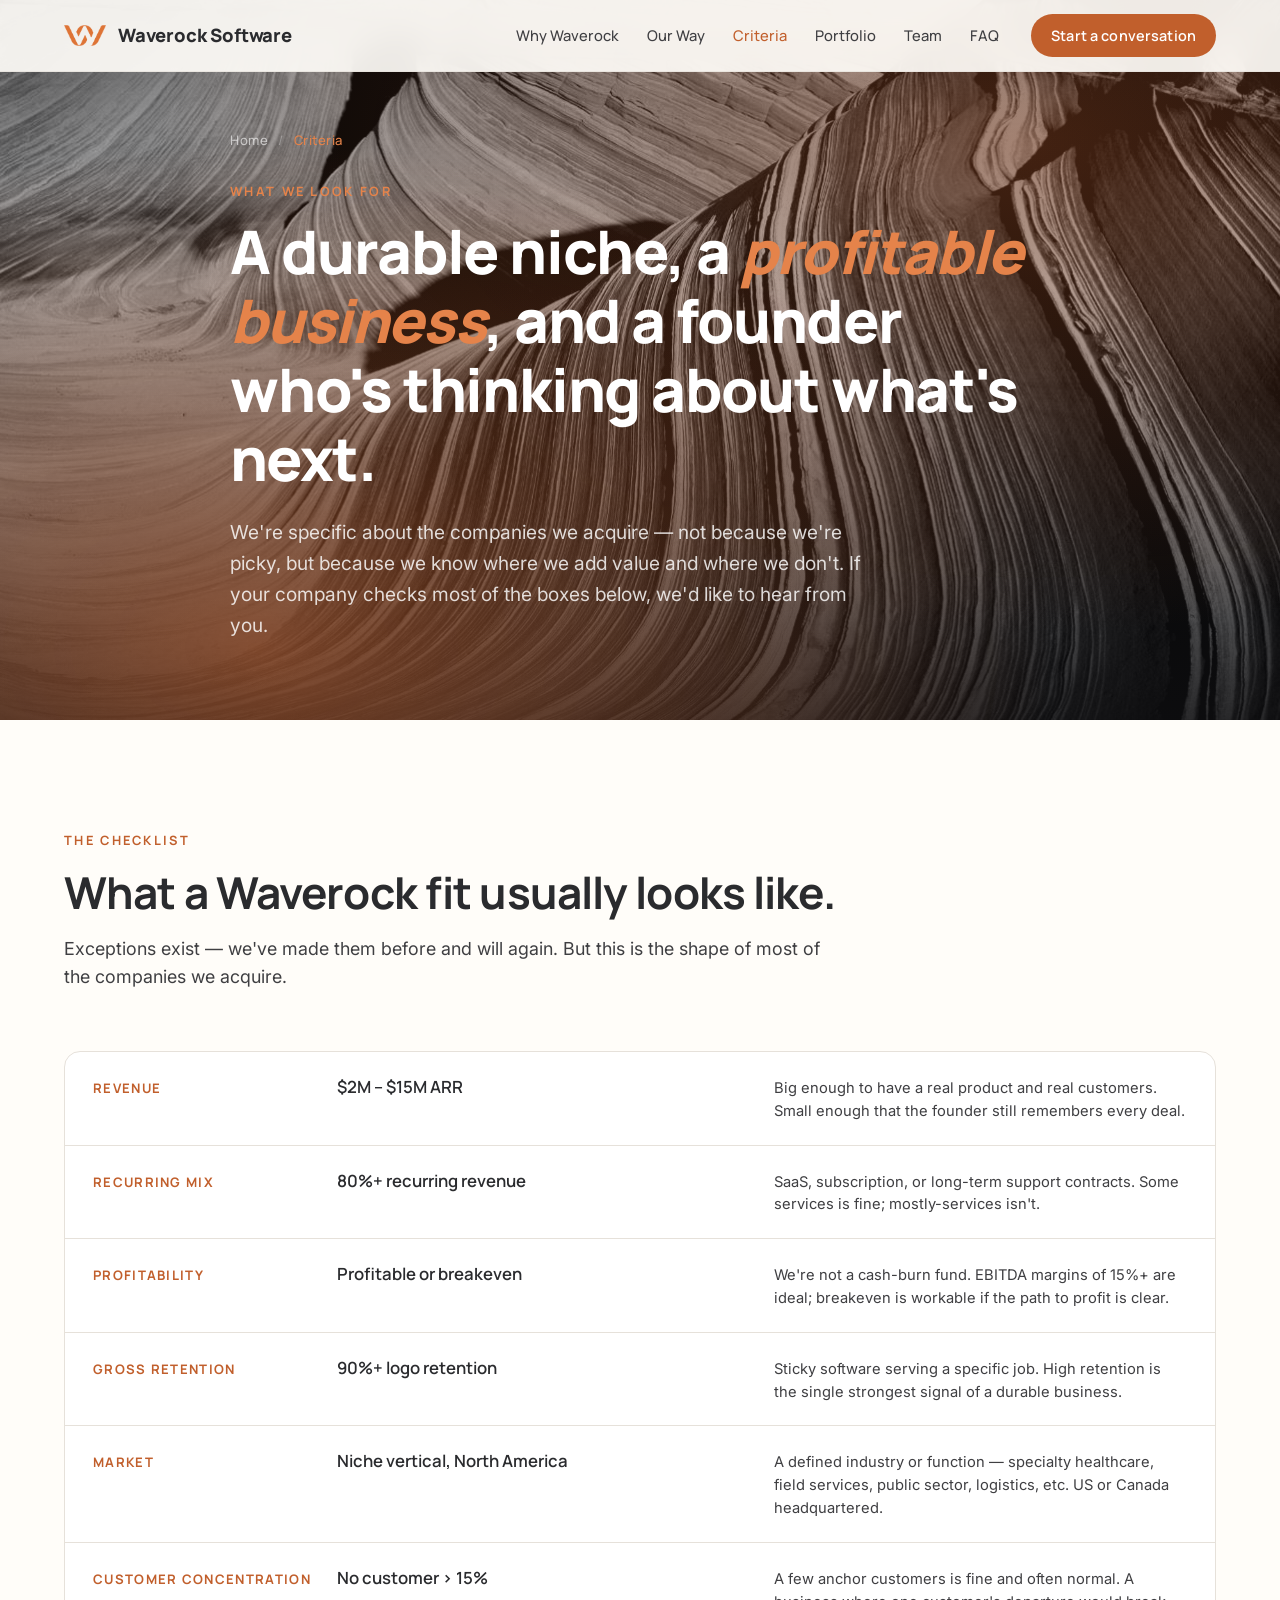
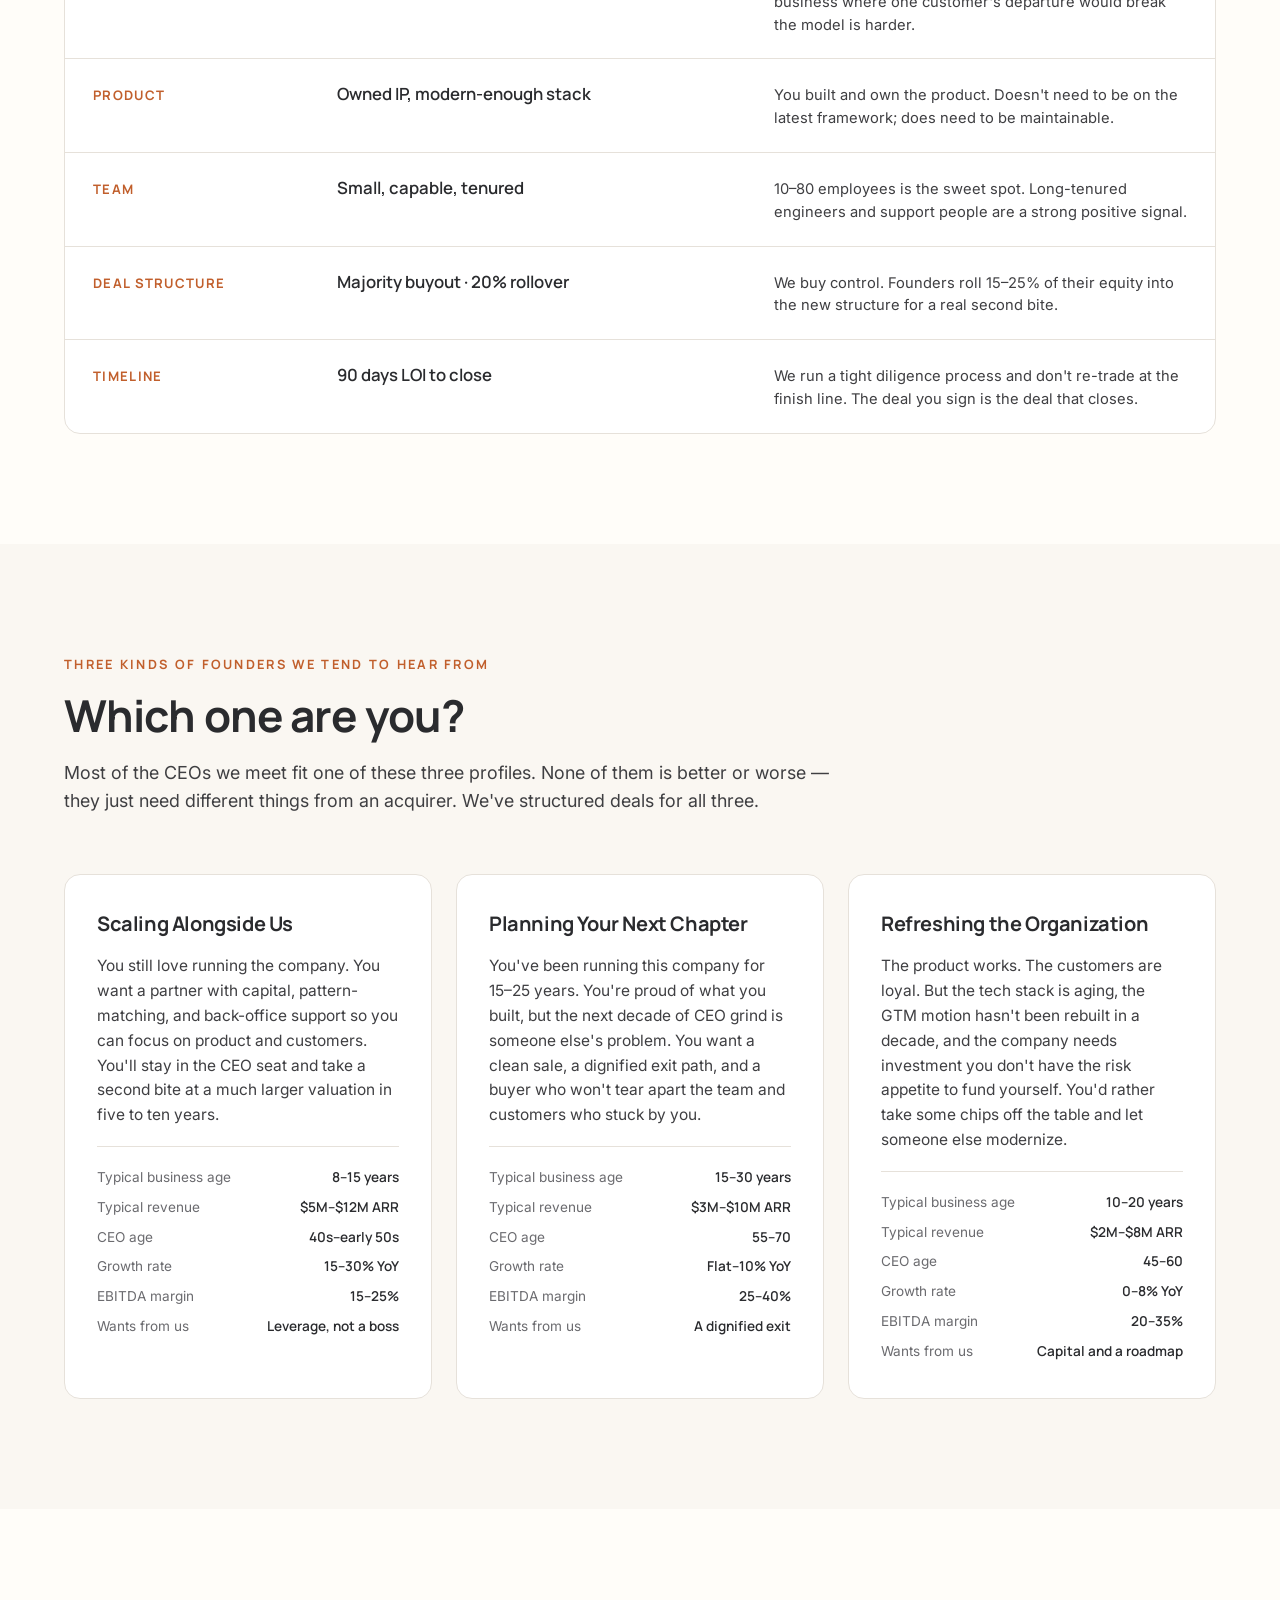
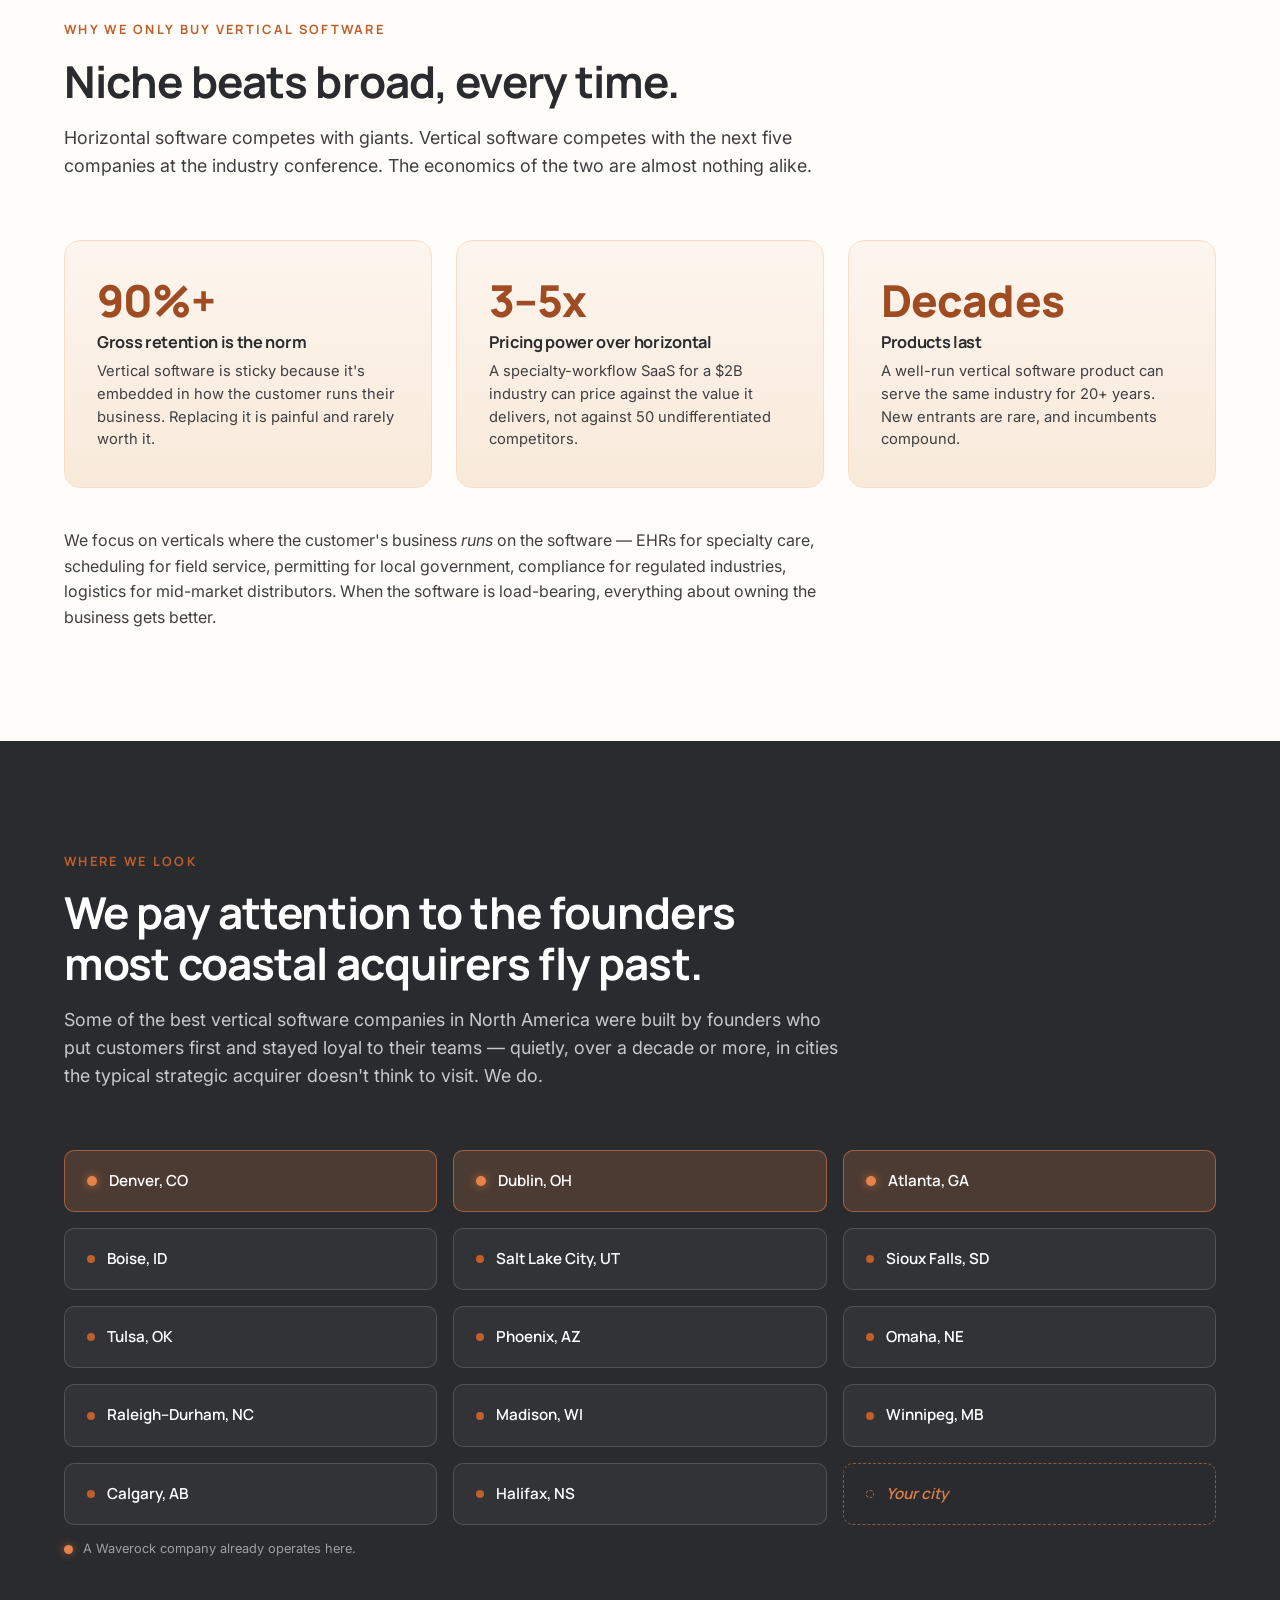
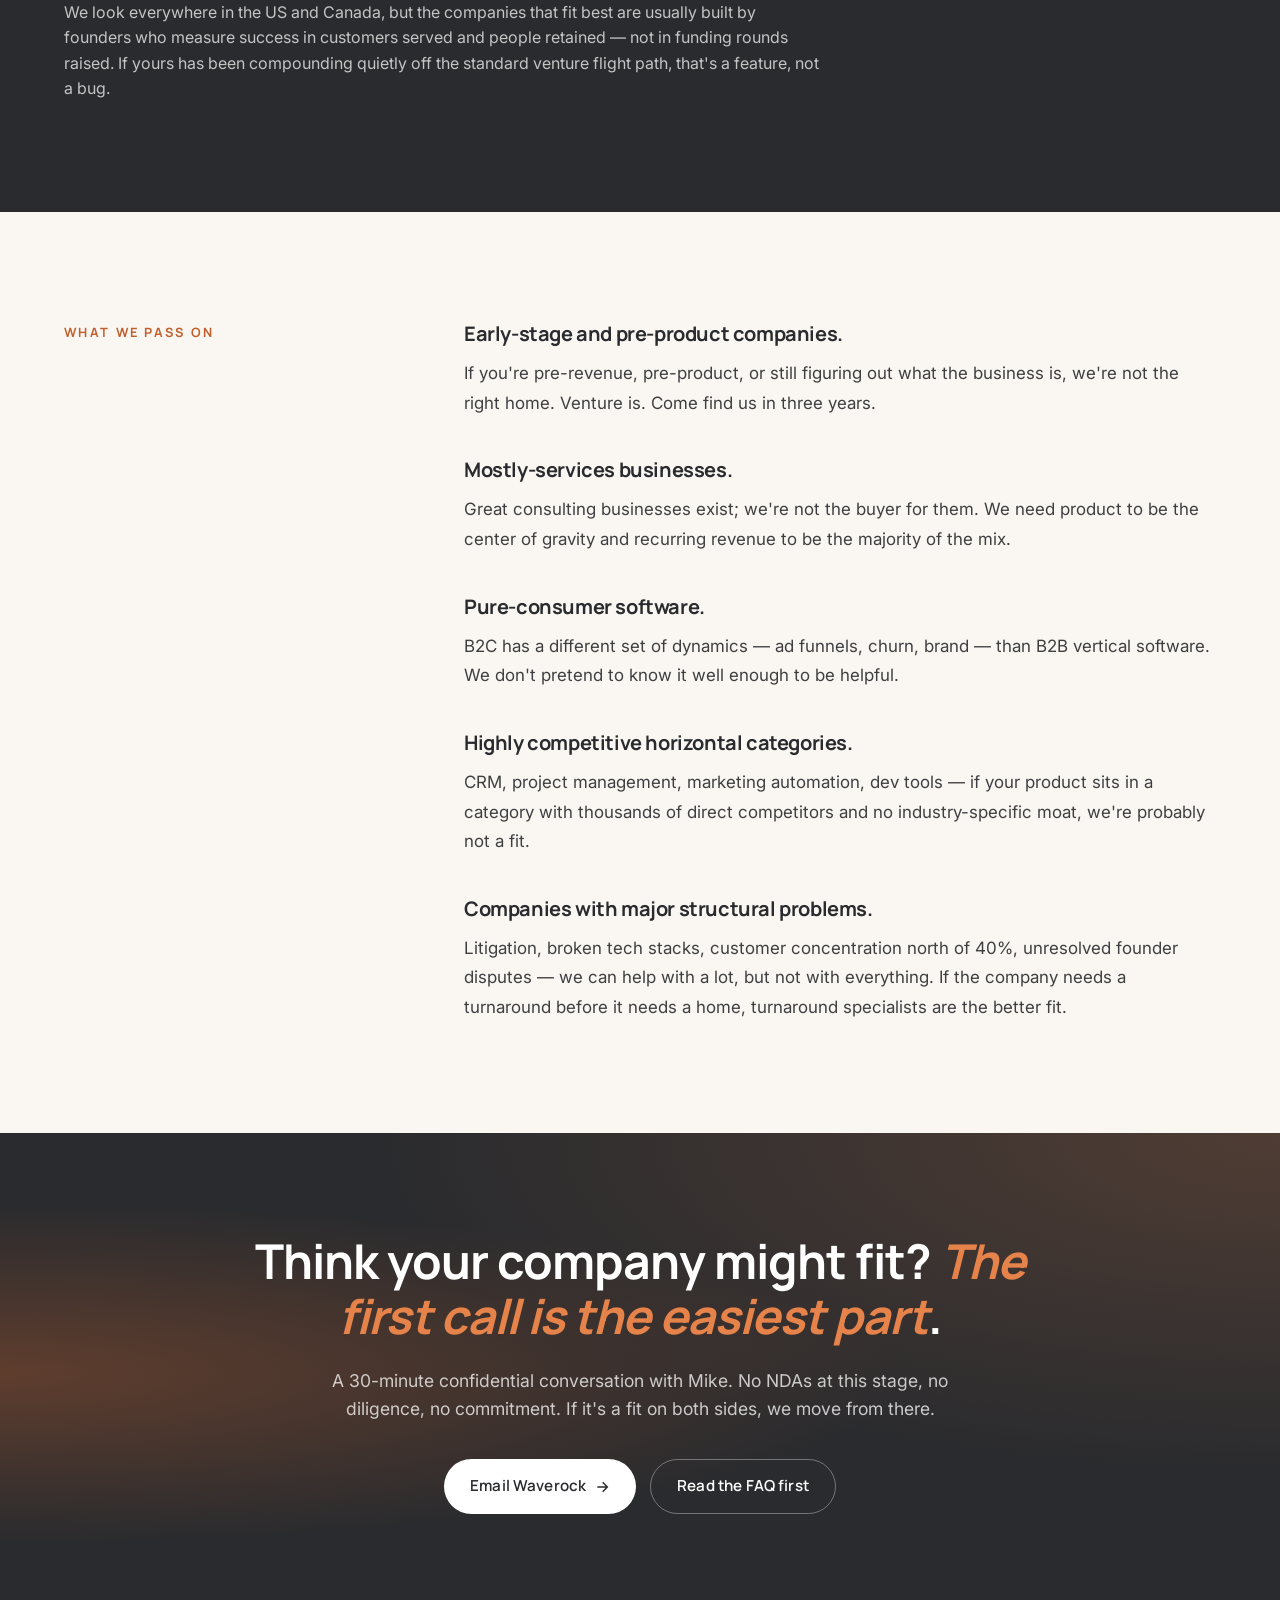
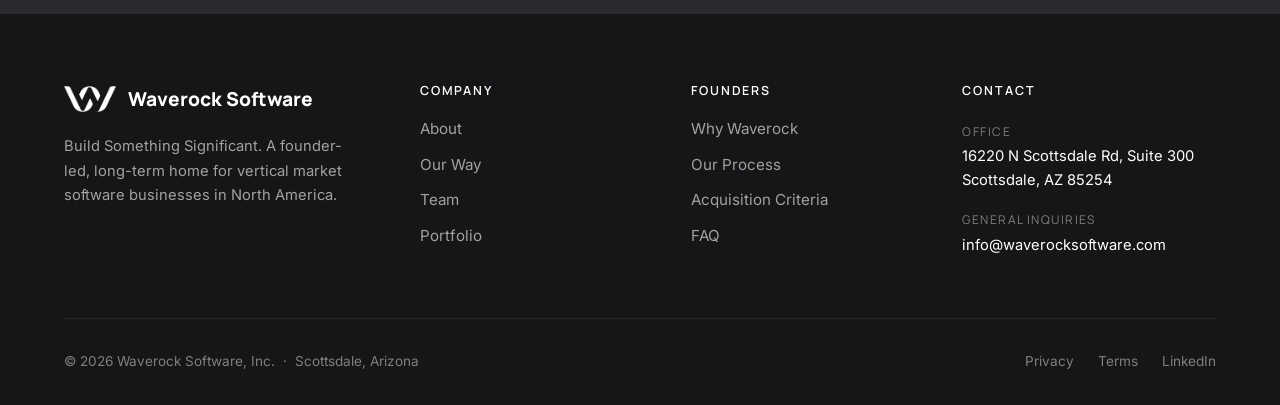
<file: acquisition-criteria.html>
<!DOCTYPE html>
<html lang="en">
<head>
<meta charset="UTF-8">
<meta name="viewport" content="width=device-width, initial-scale=1.0">
<title>What We Look For — Waverock Software Acquisition Criteria</title>
<meta name="description" content="The kinds of vertical software businesses Waverock acquires: $2M–$15M ARR, 80%+ recurring revenue, niche North American markets, founder-led teams.">

<link rel="preconnect" href="https://fonts.googleapis.com">
<link rel="preconnect" href="https://fonts.gstatic.com" crossorigin>
<link href="https://fonts.googleapis.com/css2?family=Manrope:wght@500;600;700;800&family=Inter:wght@400;500;600;700&display=swap" rel="stylesheet">

<link rel="stylesheet" href="site.css">

<link rel="canonical" href="https://waverocksoftware.com/acquisition-criteria.html">

<!-- Favicons -->
<link rel="icon" type="image/png" sizes="32x32" href="assets/waverock-mark-orange.png">
<link rel="icon" type="image/png" sizes="192x192" href="assets/waverock-mark-orange.png">
<link rel="apple-touch-icon" sizes="180x180" href="assets/waverock-mark-orange.png">
<meta name="theme-color" content="#C15F2C">

<!-- Open Graph -->
<meta property="og:type" content="article">
<meta property="og:site_name" content="Waverock Software">
<meta property="og:url" content="https://waverocksoftware.com/acquisition-criteria.html">
<meta property="og:title" content="What We Look For — Waverock Software Acquisition Criteria">
<meta property="og:description" content="The kinds of vertical software businesses Waverock acquires: $2M–$15M ARR, 80%+ recurring revenue, niche North American markets, founder-led teams.">
<meta property="og:image" content="https://waverocksoftware.com/assets/og-image.jpg">
<meta property="og:image:width" content="1200">
<meta property="og:image:height" content="630">
<meta property="og:image:alt" content="Waverock Software — A long-term home for vertical software businesses.">
<meta property="og:locale" content="en_US">

<!-- Twitter -->
<meta name="twitter:card" content="summary_large_image">
<meta name="twitter:title" content="What We Look For — Waverock Software Acquisition Criteria">
<meta name="twitter:description" content="The kinds of vertical software businesses Waverock acquires: $2M–$15M ARR, 80%+ recurring revenue, niche North American markets, founder-led teams.">
<meta name="twitter:image" content="https://waverocksoftware.com/assets/og-image.jpg">

<!-- Performance hints -->
<link rel="preload" as="image" href="assets/wave-sweep.jpg">
</head>
<body>

<!-- ============ NAV ============ -->
<nav class="nav" id="nav">
  <div class="container">
    <div class="nav-inner">
      <a href="index.html" class="nav-logo" aria-label="Waverock Software Home">
        <img class="nav-logo-mark on-dark" src="assets/waverock-mark-white.png" alt="" aria-hidden="true"/>
        <img class="nav-logo-mark on-light" src="assets/waverock-mark-orange.png" alt="" aria-hidden="true"/>
        <span>Waverock Software</span>
      </a>
      <div class="nav-menu" id="nav-menu">
        <ul class="nav-links">
          <li><a href="index.html#why">Why Waverock</a></li>
          <li><a href="philosophy.html">Our Way</a></li>
          <li><a href="acquisition-criteria.html" class="is-active">Criteria</a></li>
          <li><a href="index.html#portfolio">Portfolio</a></li>
          <li><a href="index.html#team">Team</a></li>
          <li><a href="faqs.html">FAQ</a></li>
        </ul>
        <a href="index.html#contact" class="btn btn-primary nav-cta">Start a conversation</a>
      </div>
      <button class="nav-toggle" id="nav-toggle" aria-label="Menu">
        <svg width="24" height="24" viewBox="0 0 24 24" fill="none" stroke="currentColor" stroke-width="2">
          <line x1="3" y1="7" x2="21" y2="7"/>
          <line x1="3" y1="12" x2="21" y2="12"/>
          <line x1="3" y1="17" x2="21" y2="17"/>
        </svg>
      </button>
    </div>
  </div>
</nav>

<!-- ============ PAGE HERO ============ -->
<section class="page-hero">
  <div class="page-hero-photo" style="background-image: url('assets/wave-striations.jpg');"></div>
  <div class="page-hero-overlay"></div>
  <div class="container">
    <div class="page-hero-inner">
      <div class="breadcrumb">
        <a href="index.html">Home</a><span class="sep">/</span><span class="current">Criteria</span>
      </div>
      <div class="eyebrow">What we look for</div>
      <h1>A durable niche, a <em>profitable business</em>, and a founder who's thinking about what's next.</h1>
      <p class="lede">We're specific about the companies we acquire — not because we're picky, but because we know where we add value and where we don't. If your company checks most of the boxes below, we'd like to hear from you.</p>
    </div>
  </div>
</section>

<!-- ============ CRITERIA TABLE ============ -->
<section class="section">
  <div class="container">
    <div class="section-head">
      <div class="eyebrow">The checklist</div>
      <h2>What a Waverock fit usually looks like.</h2>
      <p class="lede">Exceptions exist — we've made them before and will again. But this is the shape of most of the companies we acquire.</p>
    </div>

    <div class="crit-table">
      <div class="crit-row">
        <div class="crit-label">Revenue</div>
        <div class="crit-value">$2M &ndash; $15M ARR</div>
        <div class="crit-note">Big enough to have a real product and real customers. Small enough that the founder still remembers every deal.</div>
      </div>
      <div class="crit-row">
        <div class="crit-label">Recurring mix</div>
        <div class="crit-value">80%+ recurring revenue</div>
        <div class="crit-note">SaaS, subscription, or long-term support contracts. Some services is fine; mostly-services isn't.</div>
      </div>
      <div class="crit-row">
        <div class="crit-label">Profitability</div>
        <div class="crit-value">Profitable or breakeven</div>
        <div class="crit-note">We're not a cash-burn fund. EBITDA margins of 15%+ are ideal; breakeven is workable if the path to profit is clear.</div>
      </div>
      <div class="crit-row">
        <div class="crit-label">Gross retention</div>
        <div class="crit-value">90%+ logo retention</div>
        <div class="crit-note">Sticky software serving a specific job. High retention is the single strongest signal of a durable business.</div>
      </div>
      <div class="crit-row">
        <div class="crit-label">Market</div>
        <div class="crit-value">Niche vertical, North America</div>
        <div class="crit-note">A defined industry or function &mdash; specialty healthcare, field services, public sector, logistics, etc. US or Canada headquartered.</div>
      </div>
      <div class="crit-row">
        <div class="crit-label">Customer concentration</div>
        <div class="crit-value">No customer &gt; 15%</div>
        <div class="crit-note">A few anchor customers is fine and often normal. A business where one customer's departure would break the model is harder.</div>
      </div>
      <div class="crit-row">
        <div class="crit-label">Product</div>
        <div class="crit-value">Owned IP, modern-enough stack</div>
        <div class="crit-note">You built and own the product. Doesn't need to be on the latest framework; does need to be maintainable.</div>
      </div>
      <div class="crit-row">
        <div class="crit-label">Team</div>
        <div class="crit-value">Small, capable, tenured</div>
        <div class="crit-note">10&ndash;80 employees is the sweet spot. Long-tenured engineers and support people are a strong positive signal.</div>
      </div>
      <div class="crit-row">
        <div class="crit-label">Deal structure</div>
        <div class="crit-value">Majority buyout &middot; 20% rollover</div>
        <div class="crit-note">We buy control. Founders roll 15&ndash;25% of their equity into the new structure for a real second bite.</div>
      </div>
      <div class="crit-row">
        <div class="crit-label">Timeline</div>
        <div class="crit-value">90 days LOI to close</div>
        <div class="crit-note">We run a tight diligence process and don't re-trade at the finish line. The deal you sign is the deal that closes.</div>
      </div>
    </div>
  </div>
</section>

<!-- ============ PERSONAS ============ -->
<section class="section section-cream">
  <div class="container">
    <div class="section-head">
      <div class="eyebrow">Three kinds of founders we tend to hear from</div>
      <h2>Which one are you?</h2>
      <p class="lede">Most of the CEOs we meet fit one of these three profiles. None of them is better or worse — they just need different things from an acquirer. We've structured deals for all three.</p>
    </div>

    <div class="personas">
      <div class="persona">
        <h3>Scaling Alongside Us</h3>
        <p class="persona-desc">You still love running the company. You want a partner with capital, pattern-matching, and back-office support so you can focus on product and customers. You'll stay in the CEO seat and take a second bite at a much larger valuation in five to ten years.</p>
        <div class="persona-stats">
          <div class="persona-stat"><span class="k">Typical business age</span><span class="v">8&ndash;15 years</span></div>
          <div class="persona-stat"><span class="k">Typical revenue</span><span class="v">$5M&ndash;$12M ARR</span></div>
          <div class="persona-stat"><span class="k">CEO age</span><span class="v">40s&ndash;early 50s</span></div>
          <div class="persona-stat"><span class="k">Growth rate</span><span class="v">15&ndash;30% YoY</span></div>
          <div class="persona-stat"><span class="k">EBITDA margin</span><span class="v">15&ndash;25%</span></div>
          <div class="persona-stat"><span class="k">Wants from us</span><span class="v">Leverage, not a boss</span></div>
        </div>
      </div>

      <div class="persona">
        <h3>Planning Your Next Chapter</h3>
        <p class="persona-desc">You've been running this company for 15&ndash;25 years. You're proud of what you built, but the next decade of CEO grind is someone else's problem. You want a clean sale, a dignified exit path, and a buyer who won't tear apart the team and customers who stuck by you.</p>
        <div class="persona-stats">
          <div class="persona-stat"><span class="k">Typical business age</span><span class="v">15&ndash;30 years</span></div>
          <div class="persona-stat"><span class="k">Typical revenue</span><span class="v">$3M&ndash;$10M ARR</span></div>
          <div class="persona-stat"><span class="k">CEO age</span><span class="v">55&ndash;70</span></div>
          <div class="persona-stat"><span class="k">Growth rate</span><span class="v">Flat&ndash;10% YoY</span></div>
          <div class="persona-stat"><span class="k">EBITDA margin</span><span class="v">25&ndash;40%</span></div>
          <div class="persona-stat"><span class="k">Wants from us</span><span class="v">A dignified exit</span></div>
        </div>
      </div>

      <div class="persona">
        <h3>Refreshing the Organization</h3>
        <p class="persona-desc">The product works. The customers are loyal. But the tech stack is aging, the GTM motion hasn't been rebuilt in a decade, and the company needs investment you don't have the risk appetite to fund yourself. You'd rather take some chips off the table and let someone else modernize.</p>
        <div class="persona-stats">
          <div class="persona-stat"><span class="k">Typical business age</span><span class="v">10&ndash;20 years</span></div>
          <div class="persona-stat"><span class="k">Typical revenue</span><span class="v">$2M&ndash;$8M ARR</span></div>
          <div class="persona-stat"><span class="k">CEO age</span><span class="v">45&ndash;60</span></div>
          <div class="persona-stat"><span class="k">Growth rate</span><span class="v">0&ndash;8% YoY</span></div>
          <div class="persona-stat"><span class="k">EBITDA margin</span><span class="v">20&ndash;35%</span></div>
          <div class="persona-stat"><span class="k">Wants from us</span><span class="v">Capital and a roadmap</span></div>
        </div>
      </div>
    </div>
  </div>
</section>

<!-- ============ WHY VERTICAL SOFTWARE ============ -->
<section class="section">
  <div class="container">
    <div class="section-head">
      <div class="eyebrow">Why we only buy vertical software</div>
      <h2>Niche beats broad, every time.</h2>
      <p class="lede">Horizontal software competes with giants. Vertical software competes with the next five companies at the industry conference. The economics of the two are almost nothing alike.</p>
    </div>

    <div class="facts">
      <div class="fact">
        <div class="big">90%+</div>
        <h4>Gross retention is the norm</h4>
        <p>Vertical software is sticky because it's embedded in how the customer runs their business. Replacing it is painful and rarely worth it.</p>
      </div>
      <div class="fact">
        <div class="big">3&ndash;5x</div>
        <h4>Pricing power over horizontal</h4>
        <p>A specialty-workflow SaaS for a $2B industry can price against the value it delivers, not against 50 undifferentiated competitors.</p>
      </div>
      <div class="fact">
        <div class="big">Decades</div>
        <h4>Products last</h4>
        <p>A well-run vertical software product can serve the same industry for 20+ years. New entrants are rare, and incumbents compound.</p>
      </div>
    </div>

    <p style="margin-top: 40px; font-size: 1rem; color: var(--charcoal-soft); max-width: 760px;">We focus on verticals where the customer's business <em>runs</em> on the software — EHRs for specialty care, scheduling for field service, permitting for local government, compliance for regulated industries, logistics for mid-market distributors. When the software is load-bearing, everything about owning the business gets better.</p>
  </div>
</section>

<!-- ============ WHERE WE LOOK ============ -->
<section class="section section-dark">
  <div class="container">
    <div class="section-head">
      <div class="eyebrow">Where we look</div>
      <h2>We pay attention to the founders most coastal acquirers fly past.</h2>
      <p class="lede">Some of the best vertical software companies in North America were built by founders who put customers first and stayed loyal to their teams — quietly, over a decade or more, in cities the typical strategic acquirer doesn't think to visit. We do.</p>
    </div>

    <div class="services-grid" style="margin-top: 10px;">
      <div class="service-chip city-owned" title="A Waverock company operates here today">Denver, CO</div>
      <div class="service-chip city-owned" title="A Waverock company operates here today">Dublin, OH</div>
      <div class="service-chip city-owned" title="A Waverock company operates here today">Atlanta, GA</div>
      <div class="service-chip" style="background: rgba(255,255,255,0.04); border-color: rgba(255,255,255,0.15); color: white;">Boise, ID</div>
      <div class="service-chip" style="background: rgba(255,255,255,0.04); border-color: rgba(255,255,255,0.15); color: white;">Salt Lake City, UT</div>
      <div class="service-chip" style="background: rgba(255,255,255,0.04); border-color: rgba(255,255,255,0.15); color: white;">Sioux Falls, SD</div>
      <div class="service-chip" style="background: rgba(255,255,255,0.04); border-color: rgba(255,255,255,0.15); color: white;">Tulsa, OK</div>
      <div class="service-chip" style="background: rgba(255,255,255,0.04); border-color: rgba(255,255,255,0.15); color: white;">Phoenix, AZ</div>
      <div class="service-chip" style="background: rgba(255,255,255,0.04); border-color: rgba(255,255,255,0.15); color: white;">Omaha, NE</div>
      <div class="service-chip" style="background: rgba(255,255,255,0.04); border-color: rgba(255,255,255,0.15); color: white;">Raleigh&ndash;Durham, NC</div>
      <div class="service-chip" style="background: rgba(255,255,255,0.04); border-color: rgba(255,255,255,0.15); color: white;">Madison, WI</div>
      <div class="service-chip" style="background: rgba(255,255,255,0.04); border-color: rgba(255,255,255,0.15); color: white;">Winnipeg, MB</div>
      <div class="service-chip" style="background: rgba(255,255,255,0.04); border-color: rgba(255,255,255,0.15); color: white;">Calgary, AB</div>
      <div class="service-chip" style="background: rgba(255,255,255,0.04); border-color: rgba(255,255,255,0.15); color: white;">Halifax, NS</div>
      <div class="service-chip city-yours">Your city</div>
    </div>
    <p class="city-legend" style="margin-top: 14px; font-size: 0.8rem; color: rgba(255,255,255,0.55);"><span class="city-dot" aria-hidden="true" style="vertical-align: middle;"></span> &nbsp;A Waverock company already operates here.</p>

    <p style="margin-top: 40px; font-size: 1rem; color: rgba(255,255,255,0.72); max-width: 760px;">We look everywhere in the US and Canada, but the companies that fit best are usually built by founders who measure success in customers served and people retained &mdash; not in funding rounds raised. If yours has been compounding quietly off the standard venture flight path, that's a feature, not a bug.</p>
  </div>
</section>

<!-- ============ WHAT WE DON'T DO ============ -->
<section class="section section-cream">
  <div class="container">
    <div class="prose-grid">
      <div class="prose-label">What we pass on</div>
      <div class="prose-body">
        <h3>Early-stage and pre-product companies.</h3>
        <p>If you're pre-revenue, pre-product, or still figuring out what the business is, we're not the right home. Venture is. Come find us in three years.</p>

        <h3>Mostly-services businesses.</h3>
        <p>Great consulting businesses exist; we're not the buyer for them. We need product to be the center of gravity and recurring revenue to be the majority of the mix.</p>

        <h3>Pure-consumer software.</h3>
        <p>B2C has a different set of dynamics &mdash; ad funnels, churn, brand &mdash; than B2B vertical software. We don't pretend to know it well enough to be helpful.</p>

        <h3>Highly competitive horizontal categories.</h3>
        <p>CRM, project management, marketing automation, dev tools &mdash; if your product sits in a category with thousands of direct competitors and no industry-specific moat, we're probably not a fit.</p>

        <h3>Companies with major structural problems.</h3>
        <p>Litigation, broken tech stacks, customer concentration north of 40%, unresolved founder disputes &mdash; we can help with a lot, but not with everything. If the company needs a turnaround before it needs a home, turnaround specialists are the better fit.</p>
      </div>
    </div>
  </div>
</section>

<!-- ============ CTA BAND ============ -->
<section class="cta-band">
  <div class="container">
    <div class="cta-inner">
      <h2>Think your company might fit? <em>The first call is the easiest part</em>.</h2>
      <p>A 30-minute confidential conversation with Mike. No NDAs at this stage, no diligence, no commitment. If it's a fit on both sides, we move from there.</p>
      <div style="display:flex; gap:14px; justify-content:center; flex-wrap:wrap;">
        <a href="mailto:info@waverocksoftware.com" class="btn btn-primary">Email Waverock <svg class="arrow" width="16" height="16" viewBox="0 0 24 24" fill="none" stroke="currentColor" stroke-width="2.2"><path d="M5 12h14M13 5l7 7-7 7"/></svg></a>
        <a href="faqs.html" class="btn btn-ghost">Read the FAQ first</a>
      </div>
    </div>
  </div>
</section>

<!-- ============ FOOTER ============ -->
<footer class="footer">
  <div class="container">
    <div class="footer-grid">
      <div class="footer-brand">
        <div class="footer-logo">
          <img src="assets/waverock-mark-white.png" alt="" aria-hidden="true"/>
          Waverock Software
        </div>
        <p>Build Something Significant. A founder-led, long-term home for vertical market software businesses in North America.</p>
      </div>

      <div class="footer-col">
        <h4>Company</h4>
        <ul>
          <li><a href="index.html#who">About</a></li>
          <li><a href="philosophy.html">Our Way</a></li>
          <li><a href="index.html#team">Team</a></li>
          <li><a href="index.html#portfolio">Portfolio</a></li>
        </ul>
      </div>

      <div class="footer-col">
        <h4>Founders</h4>
        <ul>
          <li><a href="index.html#why">Why Waverock</a></li>
          <li><a href="index.html#process">Our Process</a></li>
          <li><a href="acquisition-criteria.html">Acquisition Criteria</a></li>
          <li><a href="faqs.html">FAQ</a></li>
        </ul>
      </div>

      <div class="footer-contact">
        <h4 style="color: white; font-size: 0.78rem; text-transform: uppercase; letter-spacing: 0.15em; margin-bottom: 6px; font-weight: 600;">Contact</h4>
        <div>
          <div class="label">Office</div>
          <a href="https://maps.google.com/?q=16220+N+Scottsdale+Rd+Suite+300+Scottsdale+AZ+85254" target="_blank" rel="noopener">16220 N Scottsdale Rd, Suite 300<br>Scottsdale, AZ 85254</a>
        </div>
        <div>
          <div class="label">General inquiries</div>
          <a href="mailto:info@waverocksoftware.com">info@waverocksoftware.com</a>
        </div>
      </div>
    </div>

    <div class="footer-bottom">
      <div>&copy; 2026 Waverock Software, Inc. &nbsp;&middot;&nbsp; Scottsdale, Arizona</div>
      <div class="legal">
        <a href="privacy.html">Privacy</a>
        <a href="terms.html">Terms</a>
        <a href="https://www.linkedin.com/company/waverocksoftware/" target="_blank" rel="noopener">LinkedIn</a>
      </div>
    </div>
  </div>
</footer>

<script>
  const nav = document.getElementById('nav');
  const onScroll = () => {
    if (window.scrollY > 30) nav.classList.add('scrolled');
    else nav.classList.remove('scrolled');
  };
  window.addEventListener('scroll', onScroll, { passive: true });
  onScroll();

  const toggle = document.getElementById('nav-toggle');
  const menu = document.getElementById('nav-menu');
  toggle.addEventListener('click', () => menu.classList.toggle('open'));
  menu.querySelectorAll('a').forEach(a => a.addEventListener('click', () => menu.classList.remove('open')));

  const reveals = document.querySelectorAll('.section-head, .crit-row, .persona, .fact, .service-chip, .prose-body');
  reveals.forEach(el => el.classList.add('reveal'));
  const io = new IntersectionObserver(entries => {
    entries.forEach(e => {
      if (e.isIntersecting) {
        e.target.classList.add('in');
        io.unobserve(e.target);
      }
    });
  }, { threshold: 0.08, rootMargin: '0px 0px -60px 0px' });
  reveals.forEach(el => io.observe(el));
</script>

<script type="application/ld+json">
{"@context": "https://schema.org","@type": "Organization","@id": "https://waverocksoftware.com/#organization","name": "Waverock Software","url": "https://waverocksoftware.com/","logo": "https://waverocksoftware.com/assets/waverock-lockup-color.png","image": "https://waverocksoftware.com/assets/og-image.jpg","description": "A founder-led, long-term holding company that acquires and operates niche vertical software businesses in North America.","slogan": "Build Something Significant","foundingLocation": {"@type": "Place","name": "Scottsdale, Arizona"},"address": {"@type": "PostalAddress","streetAddress": "16220 N Scottsdale Rd, Suite 300","addressLocality": "Scottsdale","addressRegion": "AZ","postalCode": "85254","addressCountry": "US"},"email": "info@waverocksoftware.com","sameAs": ["https://www.linkedin.com/company/waverocksoftware/"],"knowsAbout": ["Vertical software acquisition","Long-term holding company","Permanent capital","B2B SaaS","Vertical SaaS","Founder-led acquisition","AI-first strategy"],"areaServed": [{"@type": "Country","name": "United States"},{"@type": "Country","name": "Canada"}],"founder": {"@type": "Person","name": "Mike Rozenfeld","jobTitle": "CEO & Founder","image": "https://waverocksoftware.com/assets/Mike%20Rozenfeld.jpg","sameAs": ["https://www.linkedin.com/in/mikerozenfeld/"],"alumniOf": [{"@type": "Organization","name": "Ross School of Business — University of Michigan"},{"@type": "Organization","name": "McKinsey & Company"}],"knowsAbout": ["Vertical software","Holding company operations","M&A","CEO operating","Healthcare capital planning"],"worksFor": {"@id": "https://waverocksoftware.com/#organization"}}}
</script>
<script type="application/ld+json">
{"@context": "https://schema.org","@type": "BreadcrumbList","itemListElement": [{"@type": "ListItem","position": 1,"name": "Home","item": "https://waverocksoftware.com/"},{"@type": "ListItem","position": 2,"name": "Acquisition Criteria","item": "https://waverocksoftware.com/acquisition-criteria.html"}]}
</script>

</body>
</html>
</file>
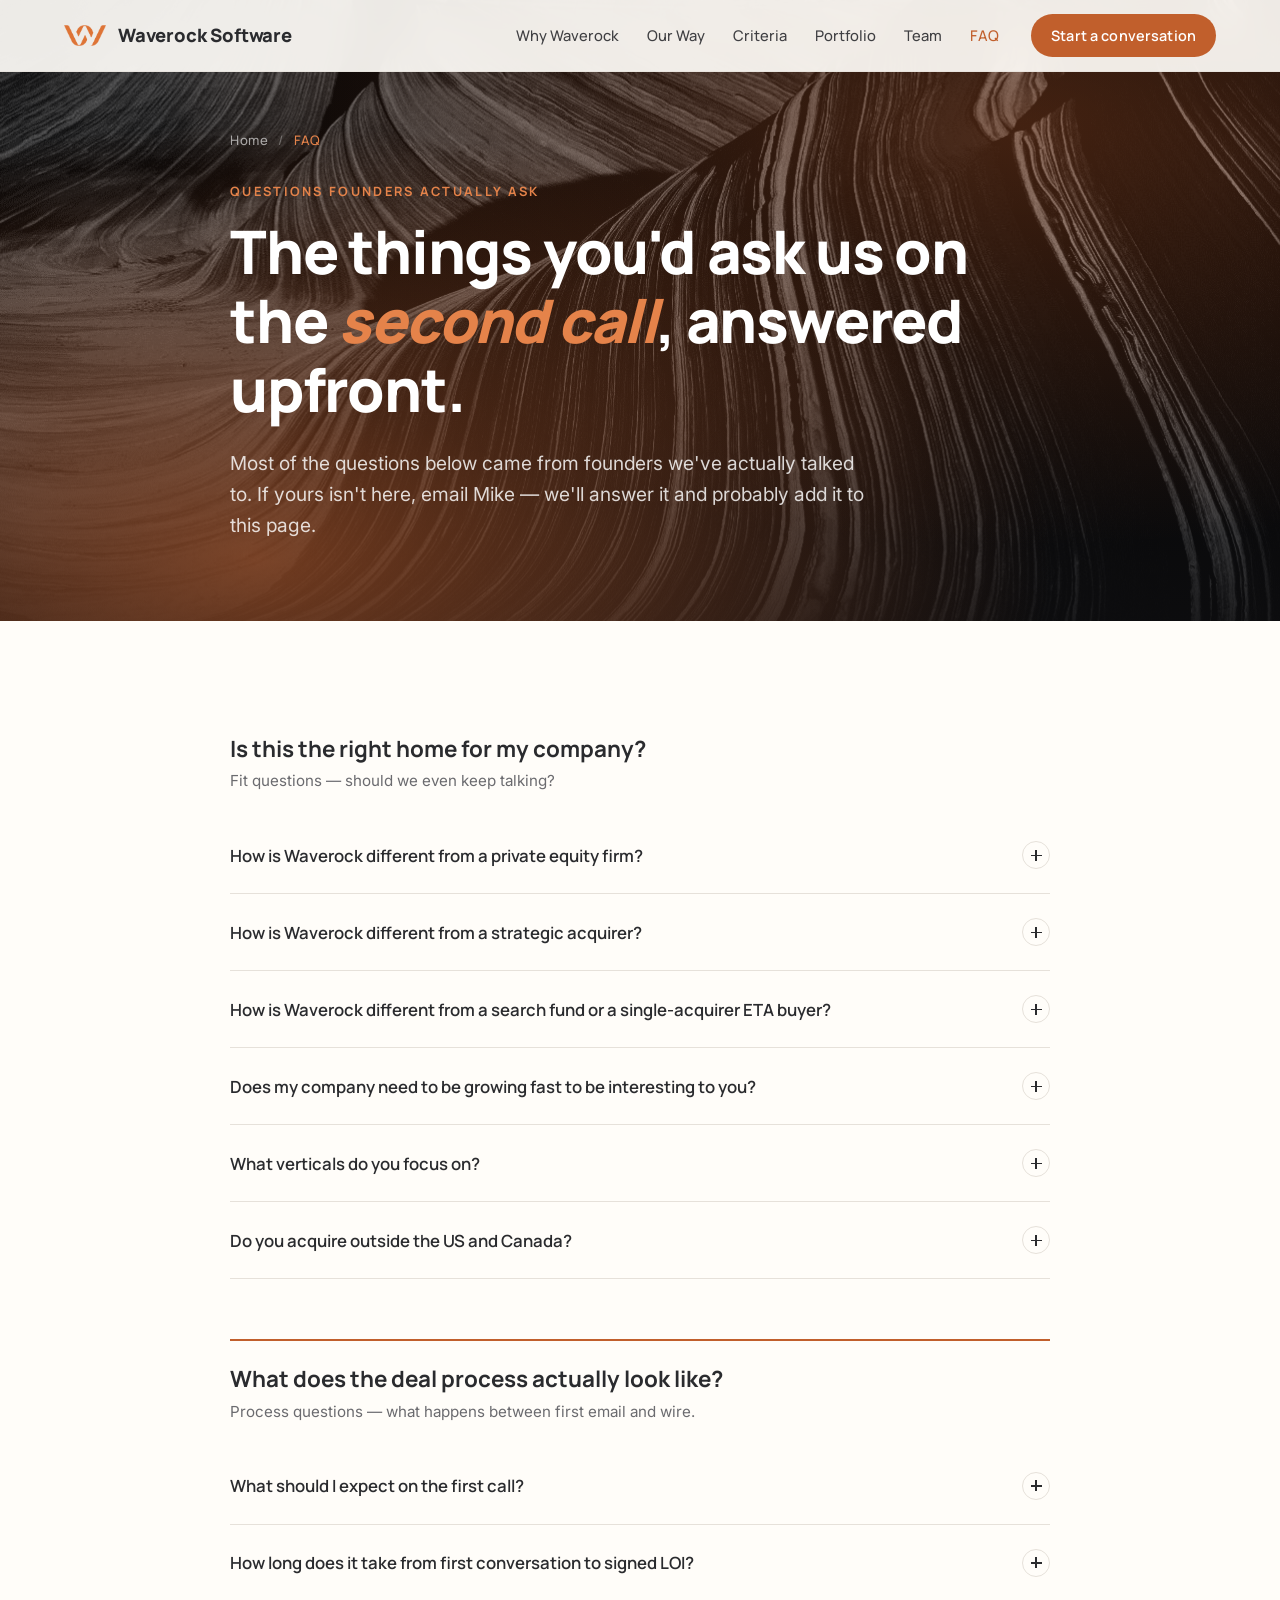
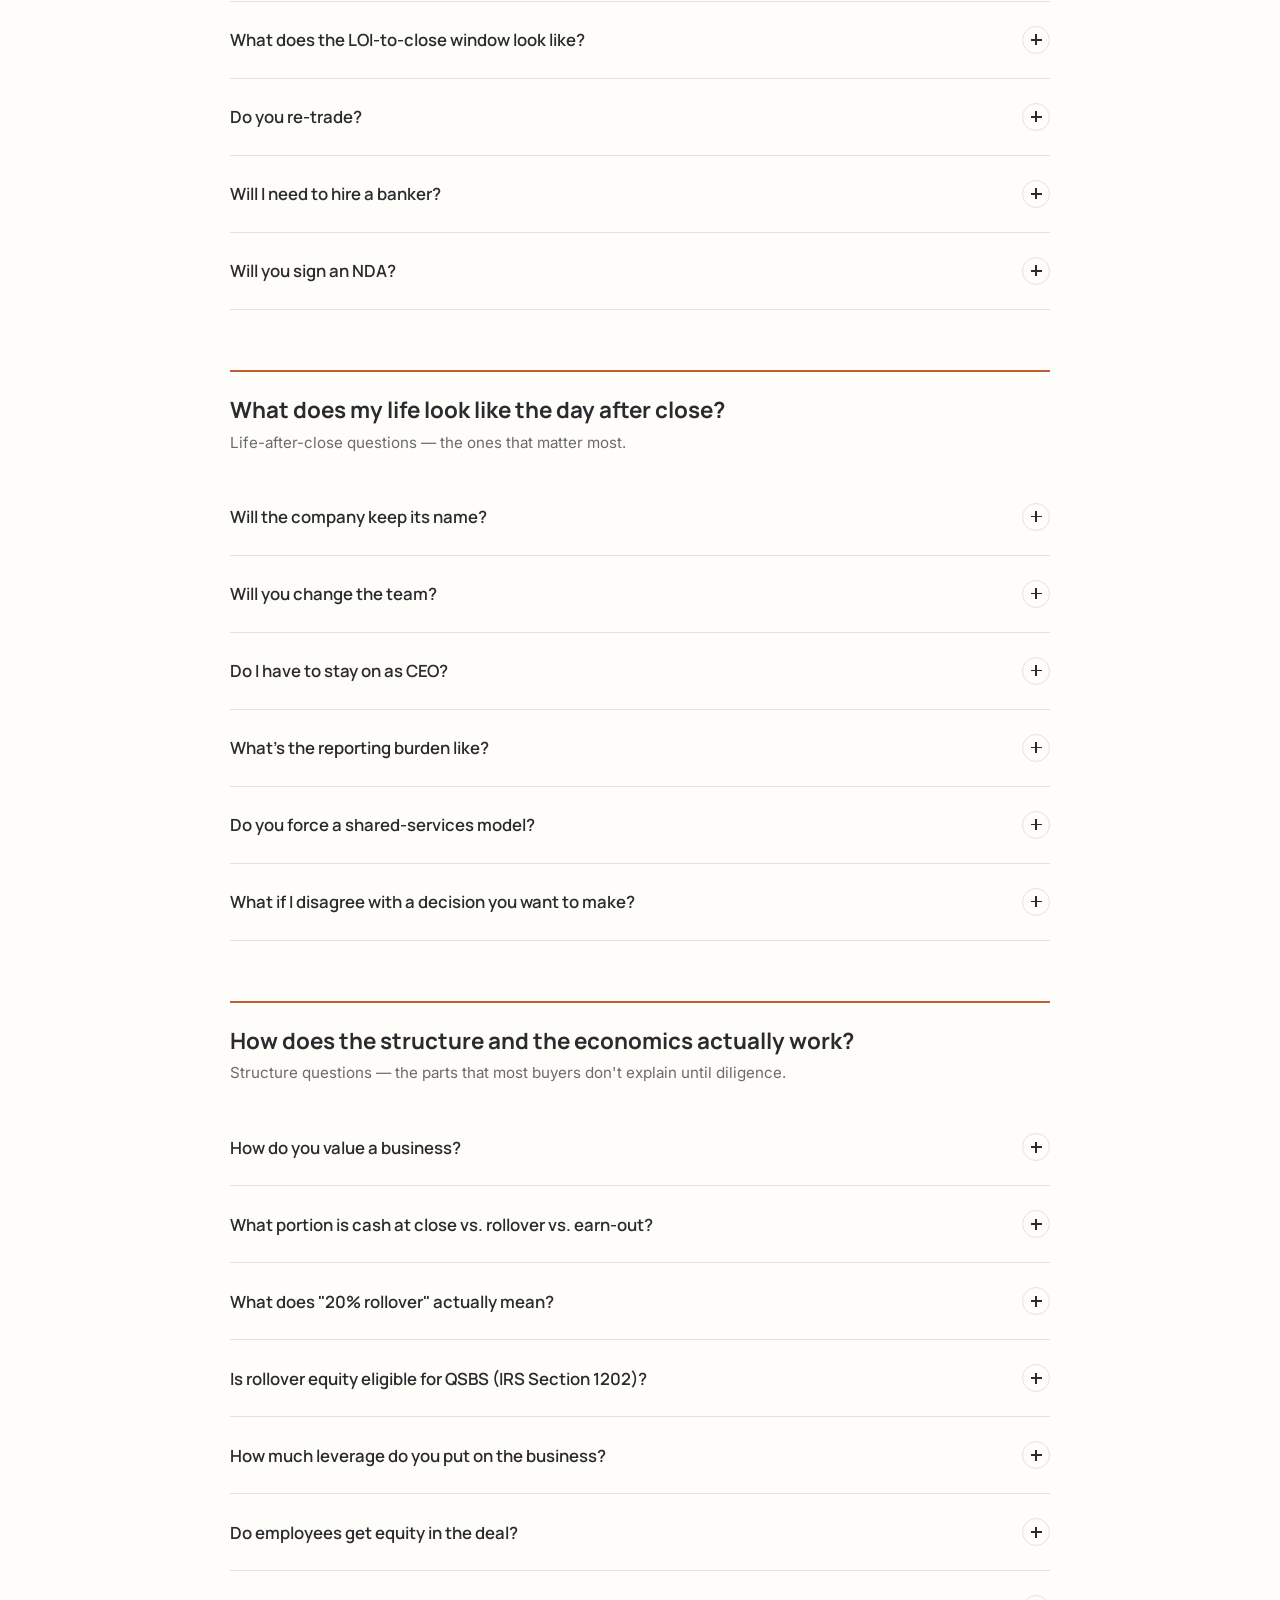
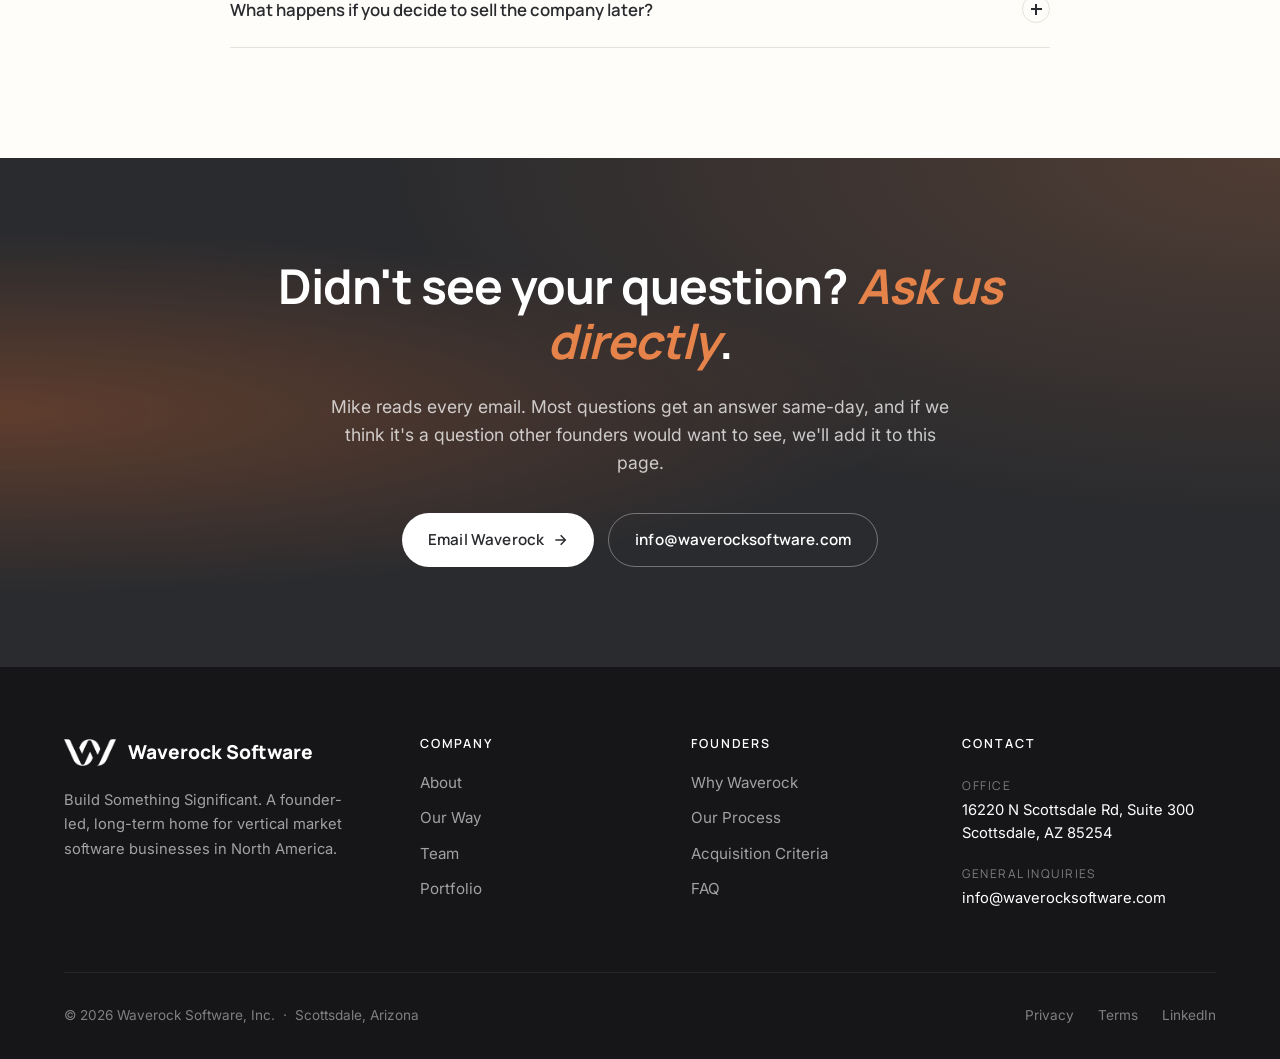
<file: faqs.html>
<!DOCTYPE html>
<html lang="en">
<head>
<meta charset="UTF-8">
<meta name="viewport" content="width=device-width, initial-scale=1.0">
<title>FAQ — Waverock Software</title>
<meta name="description" content="Common questions about how Waverock acquires, owns, and operates vertical software businesses — for founders considering a long-term home.">

<link rel="preconnect" href="https://fonts.googleapis.com">
<link rel="preconnect" href="https://fonts.gstatic.com" crossorigin>
<link href="https://fonts.googleapis.com/css2?family=Manrope:wght@500;600;700;800&family=Inter:wght@400;500;600;700&display=swap" rel="stylesheet">

<link rel="stylesheet" href="site.css">

<link rel="canonical" href="https://waverocksoftware.com/faqs.html">

<!-- Favicons -->
<link rel="icon" type="image/png" sizes="32x32" href="assets/waverock-mark-orange.png">
<link rel="icon" type="image/png" sizes="192x192" href="assets/waverock-mark-orange.png">
<link rel="apple-touch-icon" sizes="180x180" href="assets/waverock-mark-orange.png">
<meta name="theme-color" content="#C15F2C">

<!-- Open Graph -->
<meta property="og:type" content="article">
<meta property="og:site_name" content="Waverock Software">
<meta property="og:url" content="https://waverocksoftware.com/faqs.html">
<meta property="og:title" content="FAQ — Waverock Software">
<meta property="og:description" content="Common questions about how Waverock acquires, owns, and operates vertical software businesses — for founders considering a long-term home.">
<meta property="og:image" content="https://waverocksoftware.com/assets/og-image.jpg">
<meta property="og:image:width" content="1200">
<meta property="og:image:height" content="630">
<meta property="og:image:alt" content="Waverock Software — A long-term home for vertical software businesses.">
<meta property="og:locale" content="en_US">

<!-- Twitter -->
<meta name="twitter:card" content="summary_large_image">
<meta name="twitter:title" content="FAQ — Waverock Software">
<meta name="twitter:description" content="Common questions about how Waverock acquires, owns, and operates vertical software businesses — for founders considering a long-term home.">
<meta name="twitter:image" content="https://waverocksoftware.com/assets/og-image.jpg">

<!-- Performance hints -->
<link rel="preload" as="image" href="assets/wave-sweep.jpg">
</head>
<body>

<!-- ============ NAV ============ -->
<nav class="nav" id="nav">
  <div class="container">
    <div class="nav-inner">
      <a href="index.html" class="nav-logo" aria-label="Waverock Software Home">
        <img class="nav-logo-mark on-dark" src="assets/waverock-mark-white.png" alt="" aria-hidden="true"/>
        <img class="nav-logo-mark on-light" src="assets/waverock-mark-orange.png" alt="" aria-hidden="true"/>
        <span>Waverock Software</span>
      </a>
      <div class="nav-menu" id="nav-menu">
        <ul class="nav-links">
          <li><a href="index.html#why">Why Waverock</a></li>
          <li><a href="philosophy.html">Our Way</a></li>
          <li><a href="acquisition-criteria.html">Criteria</a></li>
          <li><a href="index.html#portfolio">Portfolio</a></li>
          <li><a href="index.html#team">Team</a></li>
          <li><a href="faqs.html" class="is-active">FAQ</a></li>
        </ul>
        <a href="index.html#contact" class="btn btn-primary nav-cta">Start a conversation</a>
      </div>
      <button class="nav-toggle" id="nav-toggle" aria-label="Menu">
        <svg width="24" height="24" viewBox="0 0 24 24" fill="none" stroke="currentColor" stroke-width="2">
          <line x1="3" y1="7" x2="21" y2="7"/>
          <line x1="3" y1="12" x2="21" y2="12"/>
          <line x1="3" y1="17" x2="21" y2="17"/>
        </svg>
      </button>
    </div>
  </div>
</nav>

<!-- ============ PAGE HERO ============ -->
<section class="page-hero">
  <div class="page-hero-photo" style="background-image: url('assets/wave-dark.jpg');"></div>
  <div class="page-hero-overlay"></div>
  <div class="container">
    <div class="page-hero-inner">
      <div class="breadcrumb">
        <a href="index.html">Home</a><span class="sep">/</span><span class="current">FAQ</span>
      </div>
      <div class="eyebrow">Questions founders actually ask</div>
      <h1>The things you'd ask us on the <em>second call</em>, answered upfront.</h1>
      <p class="lede">Most of the questions below came from founders we've actually talked to. If yours isn't here, email Mike — we'll answer it and probably add it to this page.</p>
    </div>
  </div>
</section>

<!-- ============ FAQ SECTIONS ============ -->
<section class="section">
  <div class="container">

    <!-- === FIT === -->
    <div class="faq-cat">
      <div class="faq-cat-head">Is this the right home for my company?</div>
      <div class="faq-cat-sub">Fit questions — should we even keep talking?</div>
      <div class="faq-list">
        <div class="faq-item">
          <button class="faq-q">How is Waverock different from a private equity firm?<span class="plus"></span></button>
          <div class="faq-a"><p>Structure, alignment, and identity. A PE fund raises capital from outside investors who expect it back, with a return, within 4&ndash;6 years &mdash; which forces every portfolio company onto an exit timeline whether the business benefits or not. A PE portfolio is also a collection of disjointed companies, each optimizing for its own outcome.</p><p>Waverock is one business. Each operating company is an integral part of Waverock Software &mdash; not a line item in a portfolio. We share more than back-office: we share equity. Every team member across the family can be an owner in <em>all</em> of Waverock, so a win at one operating company benefits everyone working at every other one.</p><p>Practically, that means we plan to own these companies indefinitely and let them compound, measure success in 10- and 20-year revenue and earnings instead of markup on a sale sheet, and run shared services &mdash; finance, HR, legal, cyber, recruiting, M&amp;A, and an AI center of excellence &mdash; that get stronger as the family grows.</p></div>
        </div>
        <div class="faq-item">
          <button class="faq-q">How is Waverock different from a strategic acquirer?<span class="plus"></span></button>
          <div class="faq-a"><p>A strategic buyer typically wants your customer list, your ARR line, and maybe your product IP &mdash; and then integrates you, retires the brand, and consolidates the team. The deal is often lucrative; the business, as a standalone thing, goes away.</p><p>We keep your brand, your team, and your product roadmap intact. The company still exists a year after close. Your customers still know who to call.</p></div>
        </div>
        <div class="faq-item">
          <button class="faq-q">How is Waverock different from a search fund or a single-acquirer ETA buyer?<span class="plus"></span></button>
          <div class="faq-a"><p>Searchers are often excellent operators &mdash; but they're typically buying one company, on their own, with a small check and a lot of personal risk. We have a bench of operators who've run software companies before, shared services and an AI center of excellence ready on day one, and the balance sheet to invest in product and GTM instead of worrying about next quarter's covenants.</p><p>Some of the best software companies we've seen were bought by searchers and then outgrew what the searcher could offer. Waverock is built for the "what's next" after that stage.</p></div>
        </div>
        <div class="faq-item">
          <button class="faq-q">Does my company need to be growing fast to be interesting to you?<span class="plus"></span></button>
          <div class="faq-a"><p>No. We care far more about durability than about growth rate at the point of acquisition. A profitable, sticky, slow-growing business in a niche we understand is a great fit. A 40%-growth business burning cash is not.</p></div>
        </div>
        <div class="faq-item">
          <button class="faq-q">What verticals do you focus on?<span class="plus"></span></button>
          <div class="faq-a"><p>Specialty healthcare, field services, public sector, compliance and regulated industries, logistics and supply chain, education administration, legal tech, and adjacent B2B niches. We've done deals across those and expect to keep doing them.</p><p>The honest answer: we care more about the <em>shape</em> of the business (vertical, sticky, niche) than the specific industry label. If your software is load-bearing for the people who use it, we're probably interested.</p></div>
        </div>
        <div class="faq-item">
          <button class="faq-q">Do you acquire outside the US and Canada?<span class="plus"></span></button>
          <div class="faq-a"><p>Very rarely. Our operating footprint, shared services, and AI center of excellence are built around North America. We've made exceptions for clearly excellent companies, but they are exceptions &mdash; not the norm.</p></div>
        </div>
      </div>
    </div>

    <!-- === PROCESS === -->
    <div class="faq-cat">
      <div class="faq-cat-head">What does the deal process actually look like?</div>
      <div class="faq-cat-sub">Process questions — what happens between first email and wire.</div>
      <div class="faq-list">
        <div class="faq-item">
          <button class="faq-q">What should I expect on the first call?<span class="plus"></span></button>
          <div class="faq-a"><p>30&ndash;45 minutes with Mike. No NDA at this stage, no financial diligence, no commitment in either direction. We'll ask you about the business, you can ask us anything you want. If it feels like a fit on both sides, we'll schedule a second conversation and bring in more of our team.</p></div>
        </div>
        <div class="faq-item">
          <button class="faq-q">How long does it take from first conversation to signed LOI?<span class="plus"></span></button>
          <div class="faq-a"><p>Typically 4&ndash;8 weeks. We like to talk 2&ndash;3 times before we put pen to paper, visit your office, and meet your team. Some of the best deals we've done took longer; we're patient when patience is warranted.</p></div>
        </div>
        <div class="faq-item">
          <button class="faq-q">What does the LOI-to-close window look like?<span class="plus"></span></button>
          <div class="faq-a"><p>90 days is our target and our track record. We run a tight, prioritized diligence process: tech, customer, financial, legal, and a short operating review. We don't boil the ocean or grind you to exhaustion. The deal you sign is the deal that closes.</p></div>
        </div>
        <div class="faq-item">
          <button class="faq-q">Do you re-trade?<span class="plus"></span></button>
          <div class="faq-a"><p>No, as a matter of principle. If diligence surfaces something material that genuinely changes the business, we have an honest conversation about it. But "we found a reason to chop the price at the last minute" is not how we work &mdash; and every founder we've ever bought from will tell you that.</p></div>
        </div>
        <div class="faq-item">
          <button class="faq-q">Will I need to hire a banker?<span class="plus"></span></button>
          <div class="faq-a"><p>You don't need to, and most of our deals are done without one. If you want a banker for advice or process management, we're perfectly comfortable working with them. We're not trying to back-door you &mdash; we just want you to know that the cost of a banker is often a meaningful percentage of your proceeds, and for a single-bidder direct process, it's often optional.</p></div>
        </div>
        <div class="faq-item">
          <button class="faq-q">Will you sign an NDA?<span class="plus"></span></button>
          <div class="faq-a"><p>Yes, as soon as we move past the first call. For the introductory conversation, we're comfortable talking at a general level without paperwork &mdash; many founders prefer that so they can test the waters first.</p></div>
        </div>
      </div>
    </div>

    <!-- === LIFE AFTER CLOSE === -->
    <div class="faq-cat">
      <div class="faq-cat-head">What does my life look like the day after close?</div>
      <div class="faq-cat-sub">Life-after-close questions — the ones that matter most.</div>
      <div class="faq-list">
        <div class="faq-item">
          <button class="faq-q">Will the company keep its name?<span class="plus"></span></button>
          <div class="faq-a"><p>Yes. We don't rebrand portfolio companies or roll them up into a parent identity. Your customers, your team, and your market still know you by the name you built.</p></div>
        </div>
        <div class="faq-item">
          <button class="faq-q">Will you change the team?<span class="plus"></span></button>
          <div class="faq-a"><p>Not unilaterally, and not as a first move. Our default is: the team that got the company here is the team that gets it to the next level. If specific gaps emerge &mdash; we need a VP of Engineering, the CFO is retiring &mdash; we'll help recruit. Surprise reorgs are not something we do.</p></div>
        </div>
        <div class="faq-item">
          <button class="faq-q">Do I have to stay on as CEO?<span class="plus"></span></button>
          <div class="faq-a"><p>Only if you want to. We've kept founder-CEOs in the seat for years after close. We've also helped founders hand the role to a GM or outside CEO on a 6&ndash;24 month transition. And we've had founders step to the board or to an advisory role at close. All three are fine &mdash; we'll structure around what works for you.</p></div>
        </div>
        <div class="faq-item">
          <button class="faq-q">What's the reporting burden like?<span class="plus"></span></button>
          <div class="faq-a"><p>Light by design. A monthly package (P&amp;L, cash, key operating KPIs) that we build with you and that usually takes an hour or two to produce. Four board meetings a year with a shared dashboard. Direct access to Mike and Brian between meetings when you want it.</p></div>
        </div>
        <div class="faq-item">
          <button class="faq-q">Do you force a shared-services model?<span class="plus"></span></button>
          <div class="faq-a"><p>No. Shared services are available &mdash; finance, HR, legal, cyber, recruiting, M&amp;A, and AI implementation through our AI center of excellence &mdash; and most of our operating companies use them in some form. But if your finance team is great and your controller has been with you for fifteen years, we're not going to rip that out. We supplement, we don't replace by default. The one place we lean in hardest by default is AI: the AI center of excellence partners with every company to embed AI into how the team works.</p></div>
        </div>
        <div class="faq-item">
          <button class="faq-q">What if I disagree with a decision you want to make?<span class="plus"></span></button>
          <div class="faq-a"><p>We talk about it. The board is the forum for actual strategic decisions, and on most questions the operator's view is decisive &mdash; you know your customer and market far better than we do. When we disagree, we say so, clearly, and we work it out. We've never had a decision collapse a working relationship.</p></div>
        </div>
      </div>
    </div>

    <!-- === STRUCTURE & ECONOMICS === -->
    <div class="faq-cat">
      <div class="faq-cat-head">How does the structure and the economics actually work?</div>
      <div class="faq-cat-sub">Structure questions — the parts that most buyers don't explain until diligence.</div>
      <div class="faq-list">
        <div class="faq-item">
          <button class="faq-q">How do you value a business?<span class="plus"></span></button>
          <div class="faq-a"><p>Primarily an ARR multiple, adjusted for scale, growth rate, gross and net retention, margin profile, and team quality. EBITDA multiple is a secondary input we use to sanity-check and triangulate, especially for more mature, slower-growing businesses. We try to be straightforward about the number: we'll tell you what we see, why we see it that way, and what would move it up or down. Most of our deals price in a range that feels fair to a seller who has talked to other buyers.</p></div>
        </div>
        <div class="faq-item">
          <button class="faq-q">What portion is cash at close vs. rollover vs. earn-out?<span class="plus"></span></button>
          <div class="faq-a"><p>Typically ~75&ndash;80% cash at close, 15&ndash;25% rollover into <strong>Waverock equity</strong> (not just equity in the operating company you sold us), and very limited earn-outs. We generally don't love earn-outs because they create perverse incentives in the first year of ownership; if we use one, it's small and mechanical.</p></div>
        </div>
        <div class="faq-item">
          <button class="faq-q">What does "20% rollover" actually mean?<span class="plus"></span></button>
          <div class="faq-a"><p>At close, you take ~80% of your equity off the table as cash. The remaining ~20% rolls into equity in <strong>Waverock Software itself</strong> &mdash; not just the operating company you sold us. That means your second bite is tied to the value of the entire Waverock platform: every operating company, every shared service, the AI center of excellence, and every dollar of value we build together over the next 5, 10, 15 years.</p></div>
        </div>
        <div class="faq-item">
          <button class="faq-q">Is rollover equity eligible for QSBS (IRS Section 1202)?<span class="plus"></span></button>
          <div class="faq-a"><p>Often, depending on how we structure the rollover and your specific tax situation. Where the rollover converts into qualifying C-corp equity under Section 1202 and is held 5+ years, rollover holders can be eligible for substantial (often 100%) federal capital gains exclusion on the next liquidity event &mdash; a meaningfully better tax outcome than the original sale.</p><p>We structure many of our deals with QSBS eligibility in mind. Talk to your tax advisor about your specific situation; we'll give yours the information they need.</p></div>
        </div>
        <div class="faq-item">
          <button class="faq-q">How much leverage do you put on the business?<span class="plus"></span></button>
          <div class="faq-a"><p>Conservative by industry standards. Typically 2&ndash;3x EBITDA, from relationship banks, with covenants that leave operating room. We're not trying to dividend-recap the company or squeeze every basis point &mdash; we're trying to make sure the balance sheet supports the business we want to build.</p></div>
        </div>
        <div class="faq-item">
          <button class="faq-q">Do employees get equity in the deal?<span class="plus"></span></button>
          <div class="faq-a"><p>Yes. A pool of <strong>8&ndash;10% of enterprise value</strong> is reserved for the team, depending on the company's size and structure. And because Waverock is a single business, that equity participates in <em>all</em> of Waverock &mdash; not just the operating company they work at &mdash; so a great year anywhere in the family lifts everyone. The specifics are worked out with you and tailored to who's contributing what.</p></div>
        </div>
        <div class="faq-item">
          <button class="faq-q">What happens if you decide to sell the company later?<span class="plus"></span></button>
          <div class="faq-a"><p>Our default plan is to never sell. And because your rollover is in <strong>Waverock itself</strong>, not in any one operating company, a sale of a single business doesn't cash you out &mdash; you continue to own your share of the rest of Waverock. If something unusual ever forced a sale of the whole platform, you participate in the outcome on the same terms we do. We're aligned by design.</p></div>
        </div>
      </div>
    </div>

  </div>
</section>

<!-- ============ CTA BAND ============ -->
<section class="cta-band">
  <div class="container">
    <div class="cta-inner">
      <h2>Didn't see your question? <em>Ask us directly</em>.</h2>
      <p>Mike reads every email. Most questions get an answer same-day, and if we think it's a question other founders would want to see, we'll add it to this page.</p>
      <div style="display:flex; gap:14px; justify-content:center; flex-wrap:wrap;">
        <a href="mailto:info@waverocksoftware.com" class="btn btn-primary">Email Waverock <svg class="arrow" width="16" height="16" viewBox="0 0 24 24" fill="none" stroke="currentColor" stroke-width="2.2"><path d="M5 12h14M13 5l7 7-7 7"/></svg></a>
        <a href="mailto:info@waverocksoftware.com" class="btn btn-ghost">info@waverocksoftware.com</a>
      </div>
    </div>
  </div>
</section>

<!-- ============ FOOTER ============ -->
<footer class="footer">
  <div class="container">
    <div class="footer-grid">
      <div class="footer-brand">
        <div class="footer-logo">
          <img src="assets/waverock-mark-white.png" alt="" aria-hidden="true"/>
          Waverock Software
        </div>
        <p>Build Something Significant. A founder-led, long-term home for vertical market software businesses in North America.</p>
      </div>

      <div class="footer-col">
        <h4>Company</h4>
        <ul>
          <li><a href="index.html#who">About</a></li>
          <li><a href="philosophy.html">Our Way</a></li>
          <li><a href="index.html#team">Team</a></li>
          <li><a href="index.html#portfolio">Portfolio</a></li>
        </ul>
      </div>

      <div class="footer-col">
        <h4>Founders</h4>
        <ul>
          <li><a href="index.html#why">Why Waverock</a></li>
          <li><a href="index.html#process">Our Process</a></li>
          <li><a href="acquisition-criteria.html">Acquisition Criteria</a></li>
          <li><a href="faqs.html">FAQ</a></li>
        </ul>
      </div>

      <div class="footer-contact">
        <h4 style="color: white; font-size: 0.78rem; text-transform: uppercase; letter-spacing: 0.15em; margin-bottom: 6px; font-weight: 600;">Contact</h4>
        <div>
          <div class="label">Office</div>
          <a href="https://maps.google.com/?q=16220+N+Scottsdale+Rd+Suite+300+Scottsdale+AZ+85254" target="_blank" rel="noopener">16220 N Scottsdale Rd, Suite 300<br>Scottsdale, AZ 85254</a>
        </div>
        <div>
          <div class="label">General inquiries</div>
          <a href="mailto:info@waverocksoftware.com">info@waverocksoftware.com</a>
        </div>
      </div>
    </div>

    <div class="footer-bottom">
      <div>&copy; 2026 Waverock Software, Inc. &nbsp;&middot;&nbsp; Scottsdale, Arizona</div>
      <div class="legal">
        <a href="privacy.html">Privacy</a>
        <a href="terms.html">Terms</a>
        <a href="https://www.linkedin.com/company/waverocksoftware/" target="_blank" rel="noopener">LinkedIn</a>
      </div>
    </div>
  </div>
</footer>

<script>
  const nav = document.getElementById('nav');
  const onScroll = () => {
    if (window.scrollY > 30) nav.classList.add('scrolled');
    else nav.classList.remove('scrolled');
  };
  window.addEventListener('scroll', onScroll, { passive: true });
  onScroll();

  const toggle = document.getElementById('nav-toggle');
  const menu = document.getElementById('nav-menu');
  toggle.addEventListener('click', () => menu.classList.toggle('open'));
  menu.querySelectorAll('a').forEach(a => a.addEventListener('click', () => menu.classList.remove('open')));

  document.querySelectorAll('.faq-q').forEach(q => {
    q.addEventListener('click', () => {
      const item = q.closest('.faq-item');
      const wasOpen = item.classList.contains('open');
      // Close all in same category, not globally
      const cat = q.closest('.faq-cat');
      cat.querySelectorAll('.faq-item').forEach(i => i.classList.remove('open'));
      if (!wasOpen) item.classList.add('open');
    });
  });
</script>

<script type="application/ld+json">
{"@context": "https://schema.org","@type": "Organization","@id": "https://waverocksoftware.com/#organization","name": "Waverock Software","url": "https://waverocksoftware.com/","logo": "https://waverocksoftware.com/assets/waverock-lockup-color.png","image": "https://waverocksoftware.com/assets/og-image.jpg","description": "A founder-led, long-term holding company that acquires and operates niche vertical software businesses in North America.","slogan": "Build Something Significant","foundingLocation": {"@type": "Place","name": "Scottsdale, Arizona"},"address": {"@type": "PostalAddress","streetAddress": "16220 N Scottsdale Rd, Suite 300","addressLocality": "Scottsdale","addressRegion": "AZ","postalCode": "85254","addressCountry": "US"},"email": "info@waverocksoftware.com","sameAs": ["https://www.linkedin.com/company/waverocksoftware/"],"knowsAbout": ["Vertical software acquisition","Long-term holding company","Permanent capital","B2B SaaS","Vertical SaaS","Founder-led acquisition","AI-first strategy"],"areaServed": [{"@type": "Country","name": "United States"},{"@type": "Country","name": "Canada"}],"founder": {"@type": "Person","name": "Mike Rozenfeld","jobTitle": "CEO & Founder","image": "https://waverocksoftware.com/assets/Mike%20Rozenfeld.jpg","sameAs": ["https://www.linkedin.com/in/mikerozenfeld/"],"alumniOf": [{"@type": "Organization","name": "Ross School of Business — University of Michigan"},{"@type": "Organization","name": "McKinsey & Company"}],"knowsAbout": ["Vertical software","Holding company operations","M&A","CEO operating","Healthcare capital planning"],"worksFor": {"@id": "https://waverocksoftware.com/#organization"}}}
</script>
<script type="application/ld+json">
{"@context": "https://schema.org","@type": "FAQPage","mainEntity": [{"@type": "Question","name": "How is Waverock different from a private equity firm?","acceptedAnswer": {"@type": "Answer","text": "Structure, alignment, and identity. A PE fund raises capital from outside investors who expect it back, with a return, within 4–6 years — which forces every portfolio company onto an exit timeline whether the business benefits or not. A PE portfolio is also a collection of disjointed companies, each optimizing for its own outcome.Waverock is one business. Each operating company is an integral part of Waverock Software — not a line item in a portfolio. We share more than back-office: we share equity. Every team member across the family can be an owner in all of Waverock, so a win at one operating company benefits everyone working at every other one.Practically, that means we plan to own these companies indefinitely and let them compound, measure success in 10- and 20-year revenue and earnings instead of markup on a sale sheet, and run shared services — finance, HR, legal, cyber, recruiting, M&A, and an AI center of excellence — that get stronger as the family grows."}},{"@type": "Question","name": "How is Waverock different from a strategic acquirer?","acceptedAnswer": {"@type": "Answer","text": "A strategic buyer typically wants your customer list, your ARR line, and maybe your product IP — and then integrates you, retires the brand, and consolidates the team. The deal is often lucrative; the business, as a standalone thing, goes away.We keep your brand, your team, and your product roadmap intact. The company still exists a year after close. Your customers still know who to call."}},{"@type": "Question","name": "How is Waverock different from a search fund or a single-acquirer ETA buyer?","acceptedAnswer": {"@type": "Answer","text": "Searchers are often excellent operators — but they're typically buying one company, on their own, with a small check and a lot of personal risk. We have a bench of operators who've run software companies before, shared services and an AI center of excellence ready on day one, and the balance sheet to invest in product and GTM instead of worrying about next quarter's covenants.Some of the best software companies we've seen were bought by searchers and then outgrew what the searcher could offer. Waverock is built for the \"what's next\" after that stage."}},{"@type": "Question","name": "Does my company need to be growing fast to be interesting to you?","acceptedAnswer": {"@type": "Answer","text": "No. We care far more about durability than about growth rate at the point of acquisition. A profitable, sticky, slow-growing business in a niche we understand is a great fit. A 40%-growth business burning cash is not."}},{"@type": "Question","name": "What verticals do you focus on?","acceptedAnswer": {"@type": "Answer","text": "Specialty healthcare, field services, public sector, compliance and regulated industries, logistics and supply chain, education administration, legal tech, and adjacent B2B niches. We've done deals across those and expect to keep doing them.The honest answer: we care more about the shape of the business (vertical, sticky, niche) than the specific industry label. If your software is load-bearing for the people who use it, we're probably interested."}},{"@type": "Question","name": "Do you acquire outside the US and Canada?","acceptedAnswer": {"@type": "Answer","text": "Very rarely. Our operating footprint, shared services, and AI center of excellence are built around North America. We've made exceptions for clearly excellent companies, but they are exceptions — not the norm."}},{"@type": "Question","name": "What should I expect on the first call?","acceptedAnswer": {"@type": "Answer","text": "30–45 minutes with Mike. No NDA at this stage, no financial diligence, no commitment in either direction. We'll ask you about the business, you can ask us anything you want. If it feels like a fit on both sides, we'll schedule a second conversation and bring in more of our team."}},{"@type": "Question","name": "How long does it take from first conversation to signed LOI?","acceptedAnswer": {"@type": "Answer","text": "Typically 4–8 weeks. We like to talk 2–3 times before we put pen to paper, visit your office, and meet your team. Some of the best deals we've done took longer; we're patient when patience is warranted."}},{"@type": "Question","name": "What does the LOI-to-close window look like?","acceptedAnswer": {"@type": "Answer","text": "90 days is our target and our track record. We run a tight, prioritized diligence process: tech, customer, financial, legal, and a short operating review. We don't boil the ocean or grind you to exhaustion. The deal you sign is the deal that closes."}},{"@type": "Question","name": "Do you re-trade?","acceptedAnswer": {"@type": "Answer","text": "No, as a matter of principle. If diligence surfaces something material that genuinely changes the business, we have an honest conversation about it. But \"we found a reason to chop the price at the last minute\" is not how we work — and every founder we've ever bought from will tell you that."}},{"@type": "Question","name": "Will I need to hire a banker?","acceptedAnswer": {"@type": "Answer","text": "You don't need to, and most of our deals are done without one. If you want a banker for advice or process management, we're perfectly comfortable working with them. We're not trying to back-door you — we just want you to know that the cost of a banker is often a meaningful percentage of your proceeds, and for a single-bidder direct process, it's often optional."}},{"@type": "Question","name": "Will you sign an NDA?","acceptedAnswer": {"@type": "Answer","text": "Yes, as soon as we move past the first call. For the introductory conversation, we're comfortable talking at a general level without paperwork — many founders prefer that so they can test the waters first."}},{"@type": "Question","name": "Will the company keep its name?","acceptedAnswer": {"@type": "Answer","text": "Yes. We don't rebrand portfolio companies or roll them up into a parent identity. Your customers, your team, and your market still know you by the name you built."}},{"@type": "Question","name": "Will you change the team?","acceptedAnswer": {"@type": "Answer","text": "Not unilaterally, and not as a first move. Our default is: the team that got the company here is the team that gets it to the next level. If specific gaps emerge — we need a VP of Engineering, the CFO is retiring — we'll help recruit. Surprise reorgs are not something we do."}},{"@type": "Question","name": "Do I have to stay on as CEO?","acceptedAnswer": {"@type": "Answer","text": "Only if you want to. We've kept founder-CEOs in the seat for years after close. We've also helped founders hand the role to a GM or outside CEO on a 6–24 month transition. And we've had founders step to the board or to an advisory role at close. All three are fine — we'll structure around what works for you."}},{"@type": "Question","name": "What's the reporting burden like?","acceptedAnswer": {"@type": "Answer","text": "Light by design. A monthly package (P&L, cash, key operating KPIs) that we build with you and that usually takes an hour or two to produce. Four board meetings a year with a shared dashboard. Direct access to Mike and Brian between meetings when you want it."}},{"@type": "Question","name": "Do you force a shared-services model?","acceptedAnswer": {"@type": "Answer","text": "No. Shared services are available — finance, HR, legal, cyber, recruiting, M&A, and AI implementation through our AI center of excellence — and most of our operating companies use them in some form. But if your finance team is great and your controller has been with you for fifteen years, we're not going to rip that out. We supplement, we don't replace by default. The one place we lean in hardest by default is AI: the AI center of excellence partners with every company to embed AI into how the team works."}},{"@type": "Question","name": "What if I disagree with a decision you want to make?","acceptedAnswer": {"@type": "Answer","text": "We talk about it. The board is the forum for actual strategic decisions, and on most questions the operator's view is decisive — you know your customer and market far better than we do. When we disagree, we say so, clearly, and we work it out. We've never had a decision collapse a working relationship."}},{"@type": "Question","name": "How do you value a business?","acceptedAnswer": {"@type": "Answer","text": "Primarily an ARR multiple, adjusted for scale, growth rate, gross and net retention, margin profile, and team quality. EBITDA multiple is a secondary input we use to sanity-check and triangulate, especially for more mature, slower-growing businesses. We try to be straightforward about the number: we'll tell you what we see, why we see it that way, and what would move it up or down. Most of our deals price in a range that feels fair to a seller who has talked to other buyers."}},{"@type": "Question","name": "What portion is cash at close vs. rollover vs. earn-out?","acceptedAnswer": {"@type": "Answer","text": "Typically ~75–80% cash at close, 15–25% rollover into Waverock equity (not just equity in the operating company you sold us), and very limited earn-outs. We generally don't love earn-outs because they create perverse incentives in the first year of ownership; if we use one, it's small and mechanical."}},{"@type": "Question","name": "What does \"20% rollover\" actually mean?","acceptedAnswer": {"@type": "Answer","text": "At close, you take ~80% of your equity off the table as cash. The remaining ~20% rolls into equity in Waverock Software itself — not just the operating company you sold us. That means your second bite is tied to the value of the entire Waverock platform: every operating company, every shared service, the AI center of excellence, and every dollar of value we build together over the next 5, 10, 15 years."}},{"@type": "Question","name": "Is rollover equity eligible for QSBS (IRS Section 1202)?","acceptedAnswer": {"@type": "Answer","text": "Often, depending on how we structure the rollover and your specific tax situation. Where the rollover converts into qualifying C-corp equity under Section 1202 and is held 5+ years, rollover holders can be eligible for substantial (often 100%) federal capital gains exclusion on the next liquidity event — a meaningfully better tax outcome than the original sale.We structure many of our deals with QSBS eligibility in mind. Talk to your tax advisor about your specific situation; we'll give yours the information they need."}},{"@type": "Question","name": "How much leverage do you put on the business?","acceptedAnswer": {"@type": "Answer","text": "Conservative by industry standards. Typically 2–3x EBITDA, from relationship banks, with covenants that leave operating room. We're not trying to dividend-recap the company or squeeze every basis point — we're trying to make sure the balance sheet supports the business we want to build."}},{"@type": "Question","name": "Do employees get equity in the deal?","acceptedAnswer": {"@type": "Answer","text": "Yes. A pool of 8–10% of enterprise value is reserved for the team, depending on the company's size and structure. And because Waverock is a single business, that equity participates in all of Waverock — not just the operating company they work at — so a great year anywhere in the family lifts everyone. The specifics are worked out with you and tailored to who's contributing what."}},{"@type": "Question","name": "What happens if you decide to sell the company later?","acceptedAnswer": {"@type": "Answer","text": "Our default plan is to never sell. And because your rollover is in Waverock itself, not in any one operating company, a sale of a single business doesn't cash you out — you continue to own your share of the rest of Waverock. If something unusual ever forced a sale of the whole platform, you participate in the outcome on the same terms we do. We're aligned by design."}}]}
</script>
<script type="application/ld+json">
{"@context": "https://schema.org","@type": "BreadcrumbList","itemListElement": [{"@type": "ListItem","position": 1,"name": "Home","item": "https://waverocksoftware.com/"},{"@type": "ListItem","position": 2,"name": "FAQ","item": "https://waverocksoftware.com/faqs.html"}]}
</script>

</body>
</html>
</file>
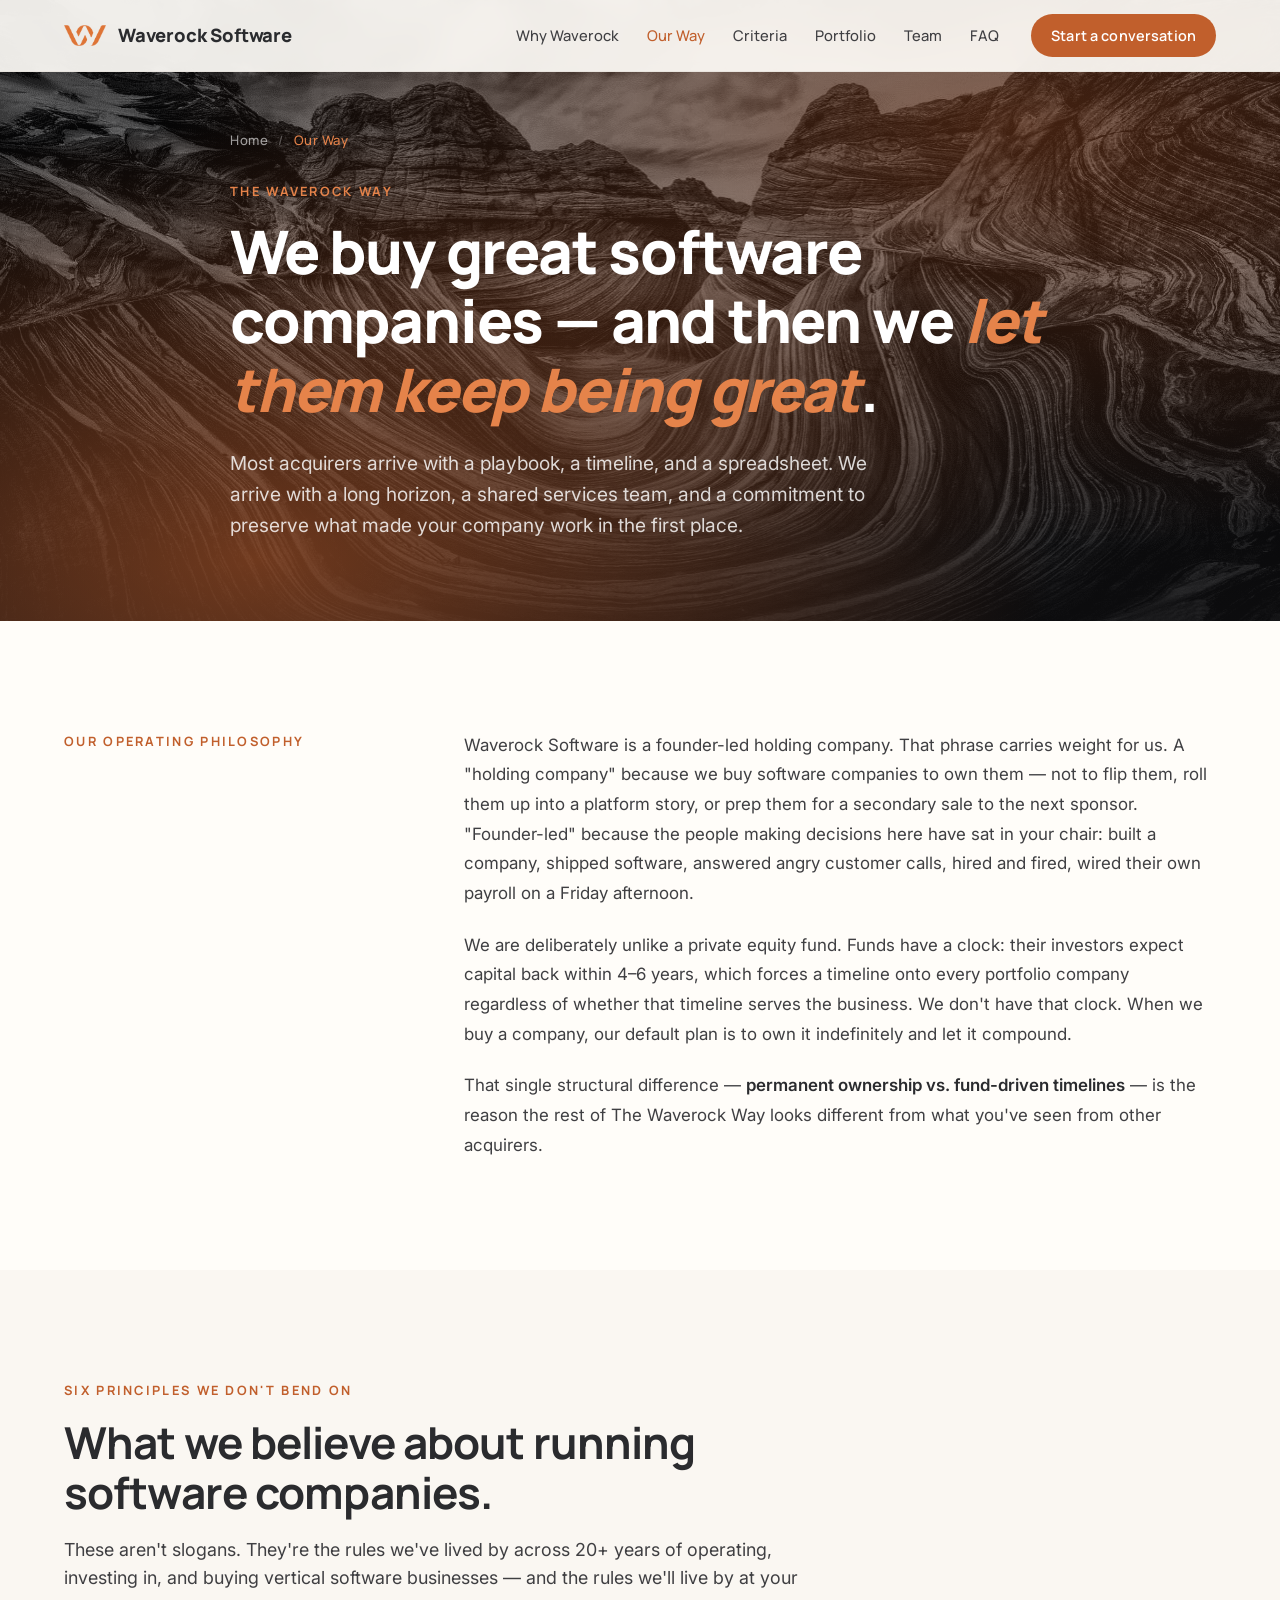
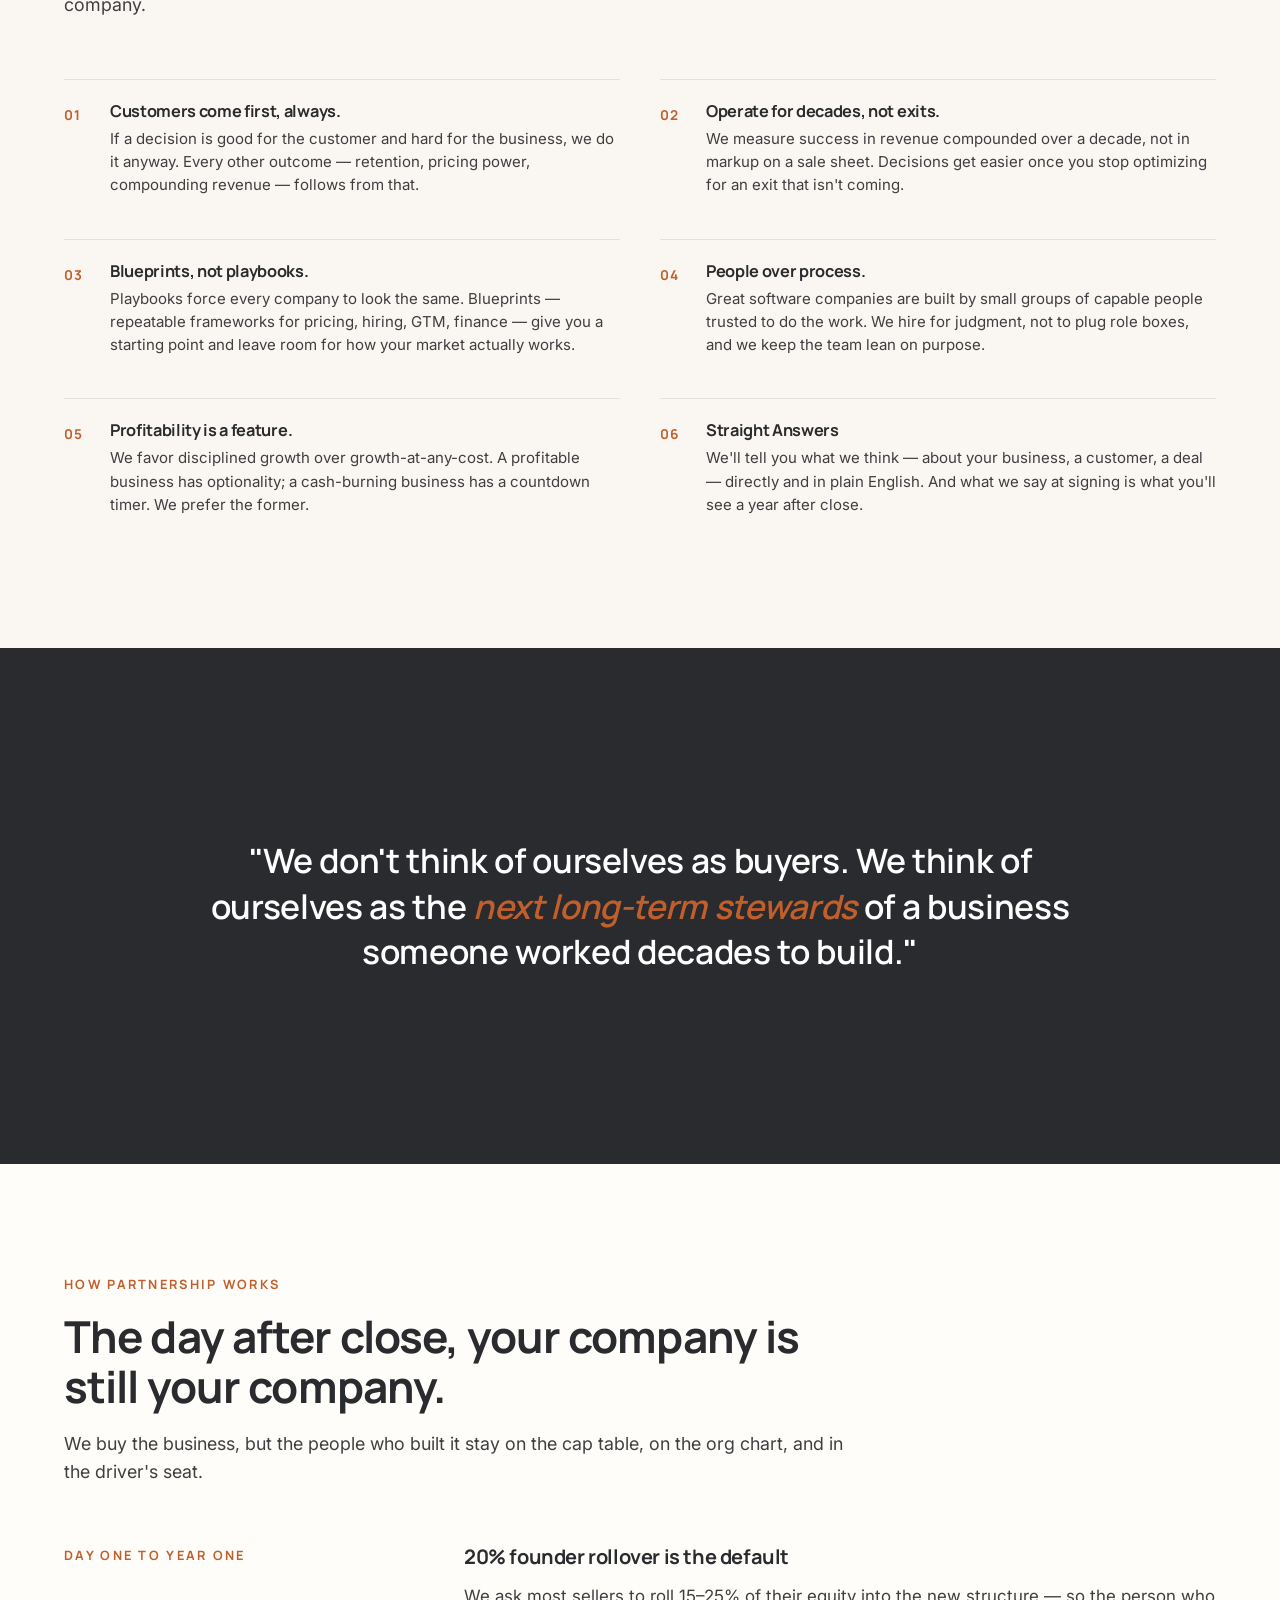
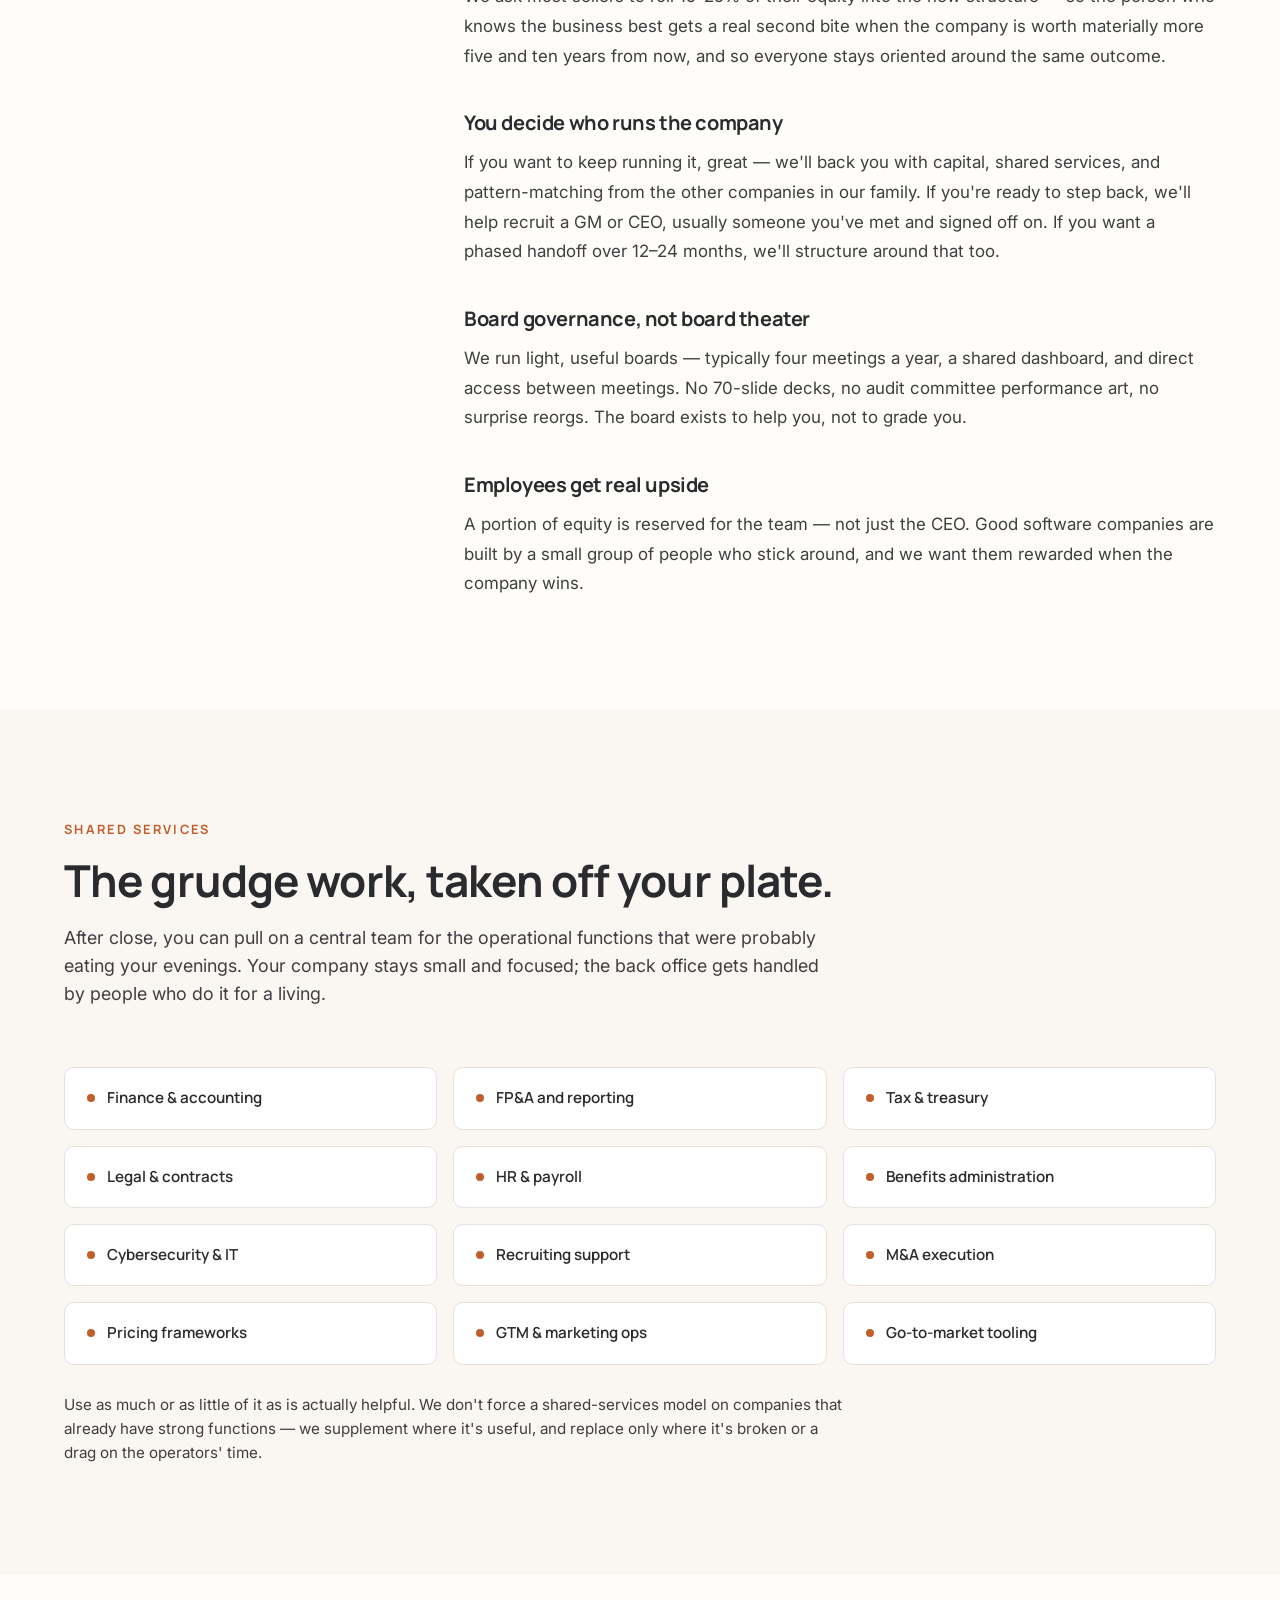
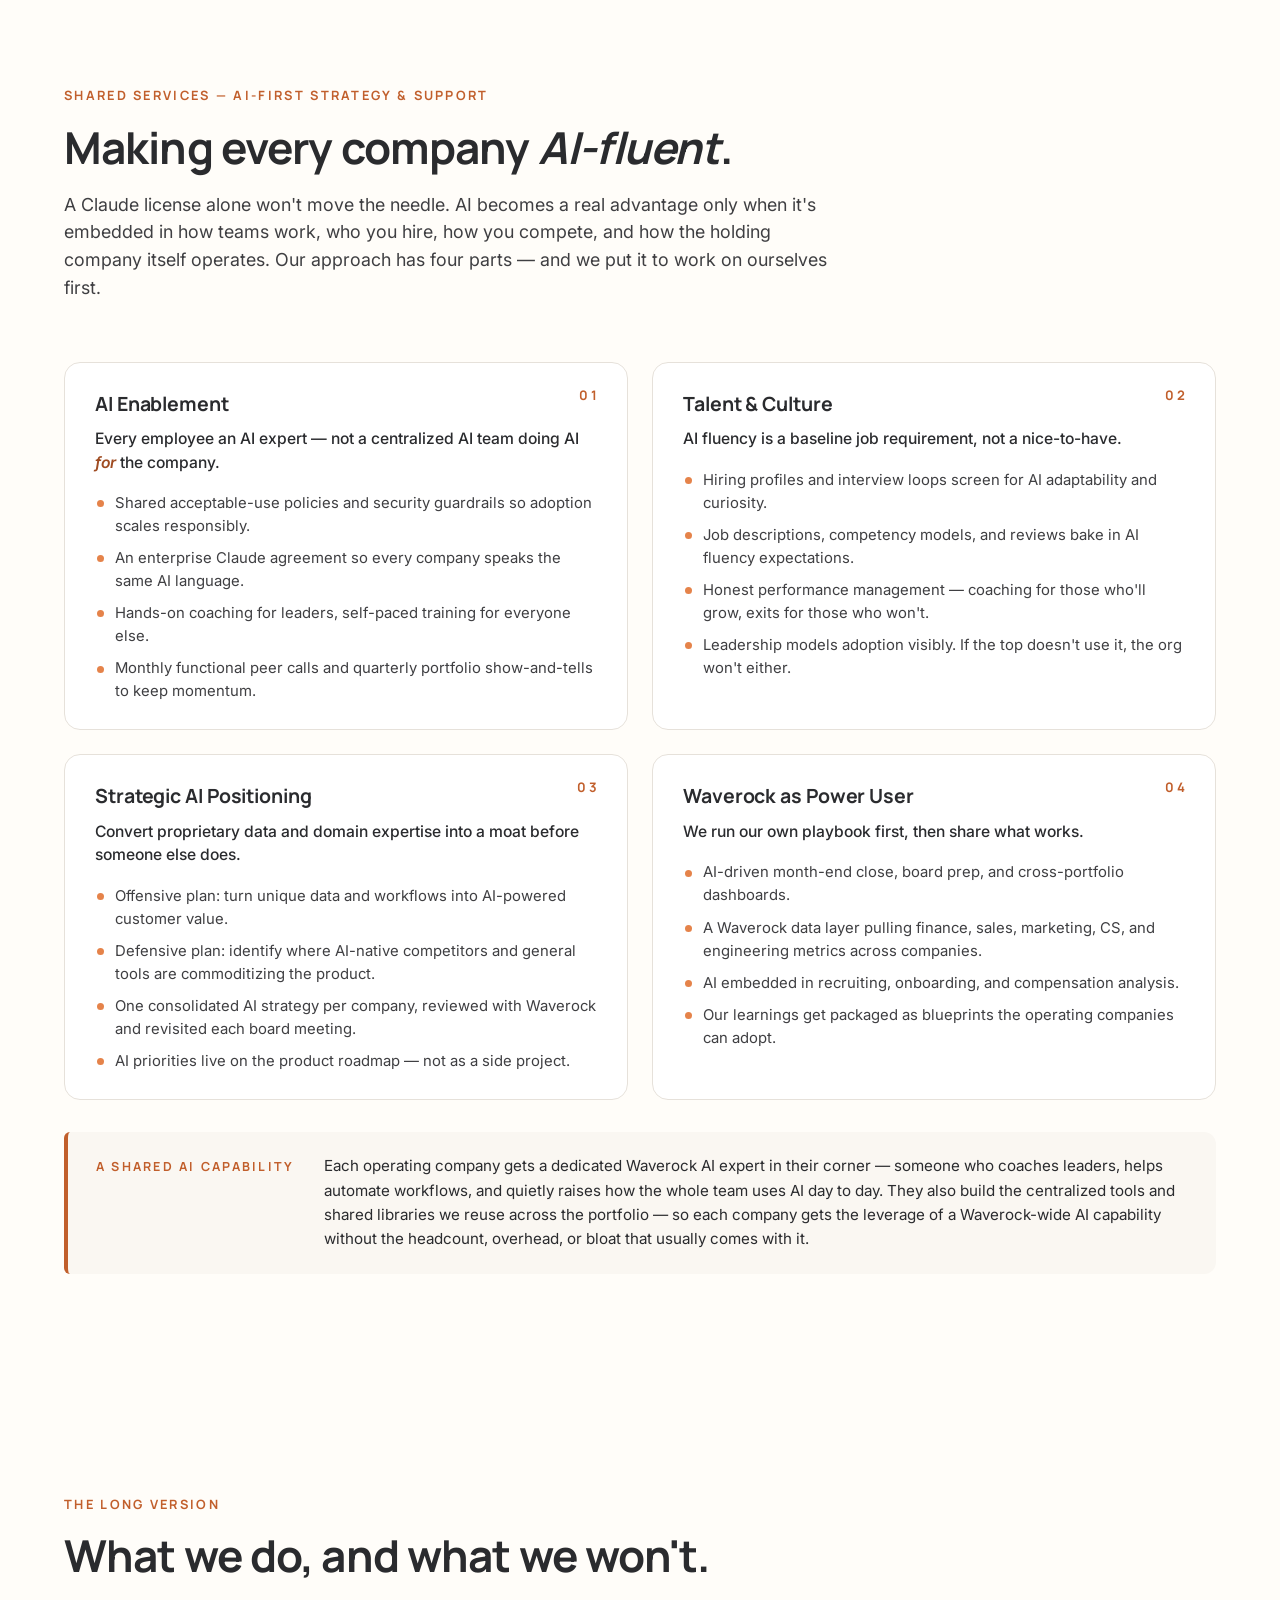
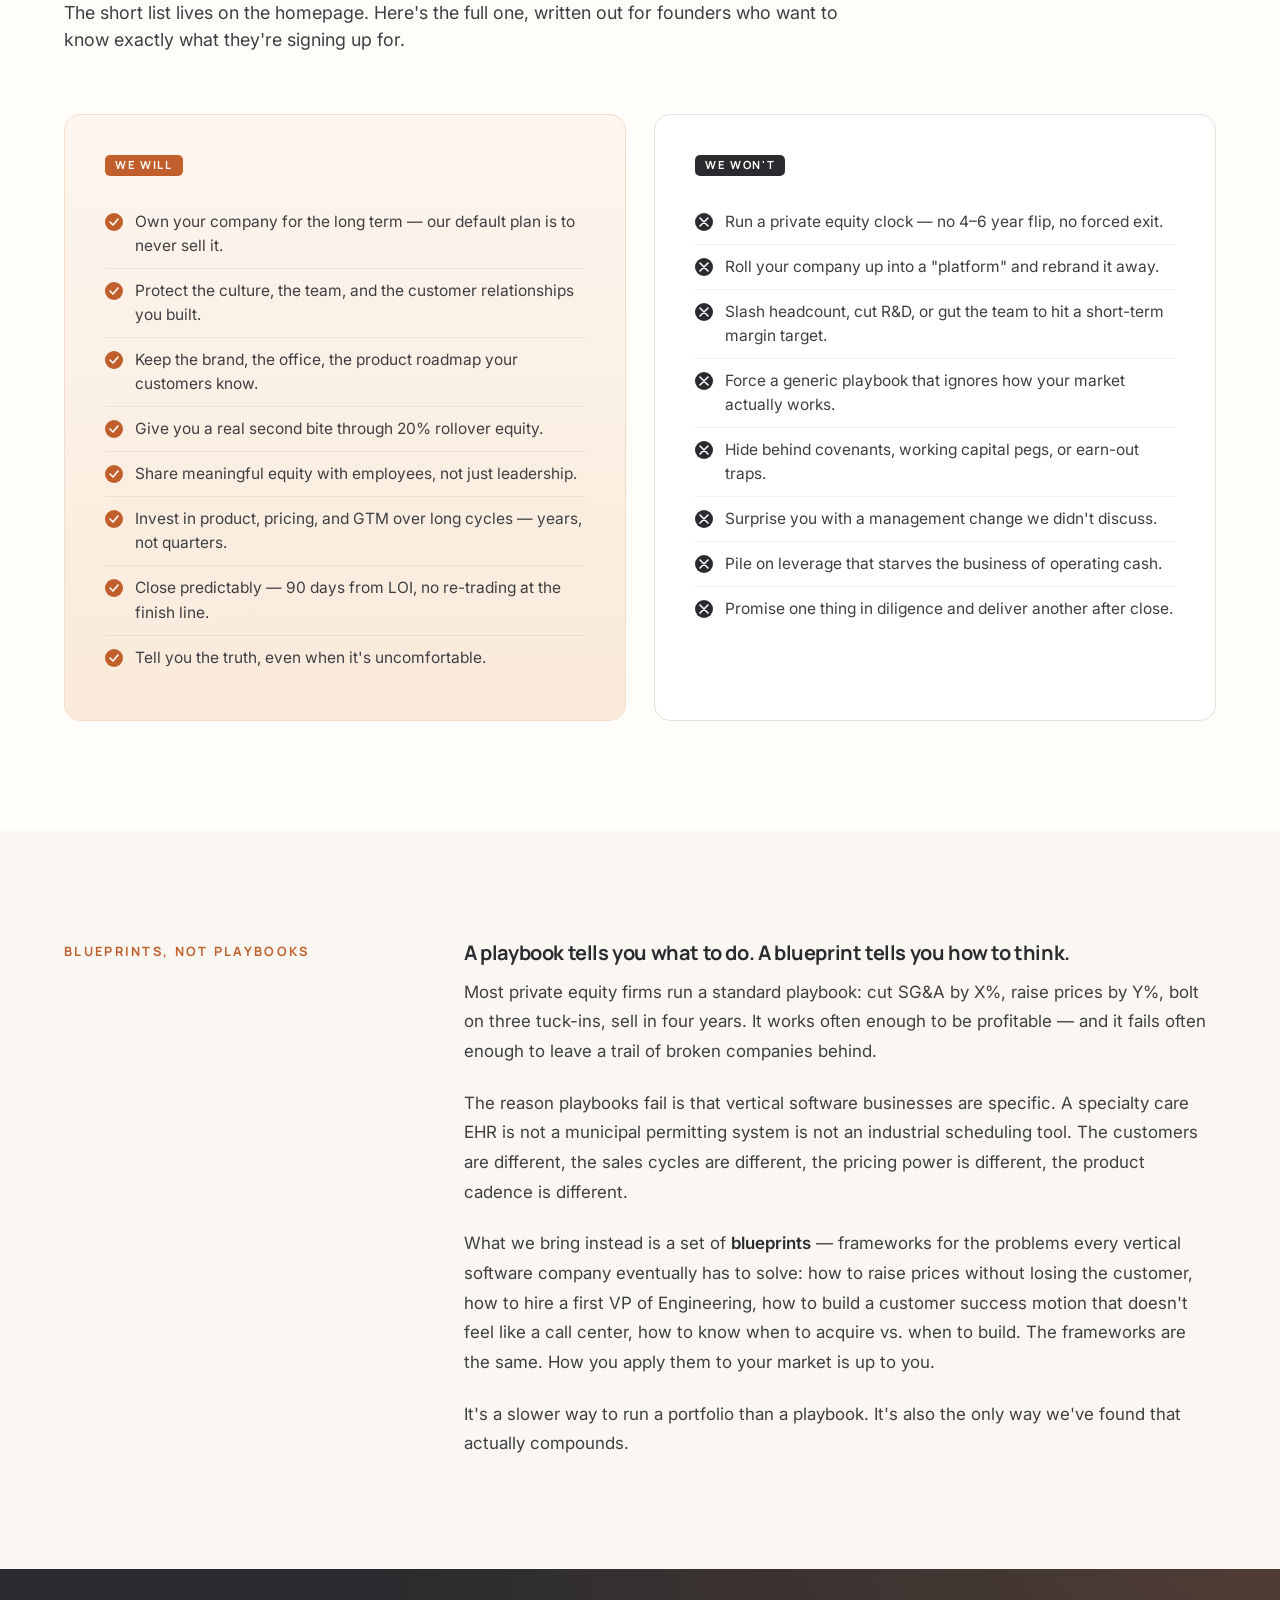
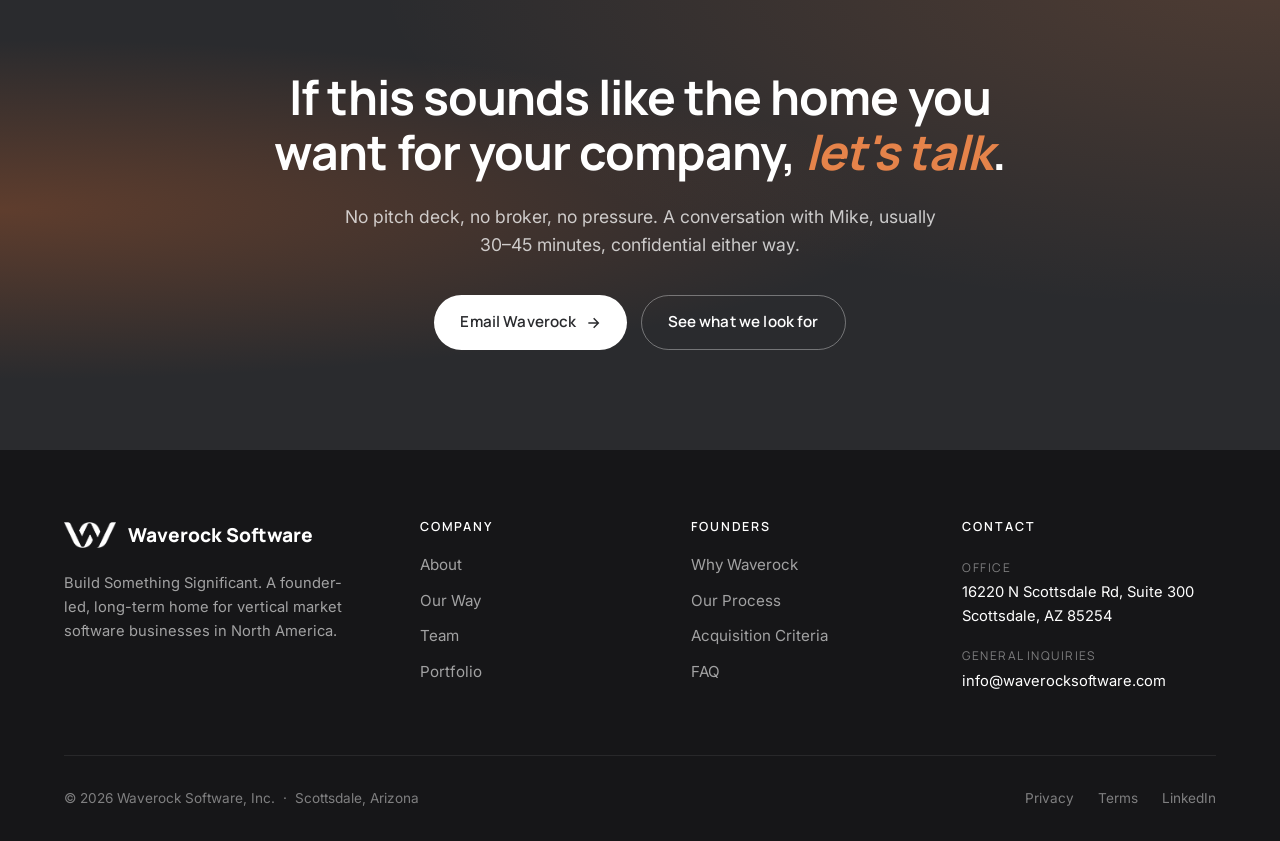
<file: philosophy.html>
<!DOCTYPE html>
<html lang="en">
<head>
<meta charset="UTF-8">
<meta name="viewport" content="width=device-width, initial-scale=1.0">
<title>The Waverock Way — How We Partner with Founders</title>
<meta name="description" content="How Waverock Software runs vertical software companies after we buy them: long-term ownership, founder-built playbooks, shared services, AI-first strategy, and a handful of principles we don't bend on.">

<link rel="preconnect" href="https://fonts.googleapis.com">
<link rel="preconnect" href="https://fonts.gstatic.com" crossorigin>
<link href="https://fonts.googleapis.com/css2?family=Manrope:wght@500;600;700;800&family=Inter:wght@400;500;600;700&display=swap" rel="stylesheet">

<link rel="stylesheet" href="site.css">

<link rel="canonical" href="https://waverocksoftware.com/philosophy.html">

<!-- Favicons -->
<link rel="icon" type="image/png" sizes="32x32" href="assets/waverock-mark-orange.png">
<link rel="icon" type="image/png" sizes="192x192" href="assets/waverock-mark-orange.png">
<link rel="apple-touch-icon" sizes="180x180" href="assets/waverock-mark-orange.png">
<meta name="theme-color" content="#C15F2C">

<!-- Open Graph -->
<meta property="og:type" content="article">
<meta property="og:site_name" content="Waverock Software">
<meta property="og:url" content="https://waverocksoftware.com/philosophy.html">
<meta property="og:title" content="The Waverock Way — How We Partner with Founders">
<meta property="og:description" content="How Waverock Software runs vertical software companies after we buy them: long-term ownership, founder-built playbooks, shared services, AI-first strategy, and a handful of principles we don&#x27;t bend on.">
<meta property="og:image" content="https://waverocksoftware.com/assets/og-image.jpg">
<meta property="og:image:width" content="1200">
<meta property="og:image:height" content="630">
<meta property="og:image:alt" content="Waverock Software — A long-term home for vertical software businesses.">
<meta property="og:locale" content="en_US">

<!-- Twitter -->
<meta name="twitter:card" content="summary_large_image">
<meta name="twitter:title" content="The Waverock Way — How We Partner with Founders">
<meta name="twitter:description" content="How Waverock Software runs vertical software companies after we buy them: long-term ownership, founder-built playbooks, shared services, AI-first strategy, and a handful of principles we don&#x27;t bend on.">
<meta name="twitter:image" content="https://waverocksoftware.com/assets/og-image.jpg">

<!-- Performance hints -->
<link rel="preload" as="image" href="assets/wave-sweep.jpg">
</head>
<body>

<!-- ============ NAV ============ -->
<nav class="nav" id="nav">
  <div class="container">
    <div class="nav-inner">
      <a href="index.html" class="nav-logo" aria-label="Waverock Software Home">
        <img class="nav-logo-mark on-dark" src="assets/waverock-mark-white.png" alt="" aria-hidden="true"/>
        <img class="nav-logo-mark on-light" src="assets/waverock-mark-orange.png" alt="" aria-hidden="true"/>
        <span>Waverock Software</span>
      </a>
      <div class="nav-menu" id="nav-menu">
        <ul class="nav-links">
          <li><a href="index.html#why">Why Waverock</a></li>
          <li><a href="philosophy.html" class="is-active">Our Way</a></li>
          <li><a href="acquisition-criteria.html">Criteria</a></li>
          <li><a href="index.html#portfolio">Portfolio</a></li>
          <li><a href="index.html#team">Team</a></li>
          <li><a href="faqs.html">FAQ</a></li>
        </ul>
        <a href="index.html#contact" class="btn btn-primary nav-cta">Start a conversation</a>
      </div>
      <button class="nav-toggle" id="nav-toggle" aria-label="Menu">
        <svg width="24" height="24" viewBox="0 0 24 24" fill="none" stroke="currentColor" stroke-width="2">
          <line x1="3" y1="7" x2="21" y2="7"/>
          <line x1="3" y1="12" x2="21" y2="12"/>
          <line x1="3" y1="17" x2="21" y2="17"/>
        </svg>
      </button>
    </div>
  </div>
</nav>

<!-- ============ PAGE HERO ============ -->
<section class="page-hero">
  <div class="page-hero-photo" style="background-image: url('assets/wave-sweep.jpg');"></div>
  <div class="page-hero-overlay"></div>
  <div class="container">
    <div class="page-hero-inner">
      <div class="breadcrumb">
        <a href="index.html">Home</a><span class="sep">/</span><span class="current">Our Way</span>
      </div>
      <div class="eyebrow">The Waverock Way</div>
      <h1>We buy great software companies — and then we <em>let them keep being great</em>.</h1>
      <p class="lede">Most acquirers arrive with a playbook, a timeline, and a spreadsheet. We arrive with a long horizon, a shared services team, and a commitment to preserve what made your company work in the first place.</p>
    </div>
  </div>
</section>

<!-- ============ INTRO PROSE ============ -->
<section class="section">
  <div class="container">
    <div class="prose-grid">
      <div class="prose-label">Our operating philosophy</div>
      <div class="prose-body">
        <p>Waverock Software is a founder-led holding company. That phrase carries weight for us. A "holding company" because we buy software companies to own them — not to flip them, roll them up into a platform story, or prep them for a secondary sale to the next sponsor. "Founder-led" because the people making decisions here have sat in your chair: built a company, shipped software, answered angry customer calls, hired and fired, wired their own payroll on a Friday afternoon.</p>
        <p>We are deliberately unlike a private equity fund. Funds have a clock: their investors expect capital back within 4–6 years, which forces a timeline onto every portfolio company regardless of whether that timeline serves the business. We don't have that clock. When we buy a company, our default plan is to own it indefinitely and let it compound.</p>
        <p>That single structural difference — <strong>permanent ownership vs. fund-driven timelines</strong> — is the reason the rest of The Waverock Way looks different from what you've seen from other acquirers.</p>
      </div>
    </div>
  </div>
</section>

<!-- ============ PRINCIPLES ============ -->
<section class="section section-cream">
  <div class="container">
    <div class="section-head">
      <div class="eyebrow">Six principles we don't bend on</div>
      <h2>What we believe about running software companies.</h2>
      <p class="lede">These aren't slogans. They're the rules we've lived by across 20+ years of operating, investing in, and buying vertical software businesses — and the rules we'll live by at your company.</p>
    </div>

    <div class="principles">
      <div class="principle">
        <div class="principle-num">01</div>
        <div>
          <h4>Customers come first, always.</h4>
          <p>If a decision is good for the customer and hard for the business, we do it anyway. Every other outcome — retention, pricing power, compounding revenue — follows from that.</p>
        </div>
      </div>
      <div class="principle">
        <div class="principle-num">02</div>
        <div>
          <h4>Operate for decades, not exits.</h4>
          <p>We measure success in revenue compounded over a decade, not in markup on a sale sheet. Decisions get easier once you stop optimizing for an exit that isn't coming.</p>
        </div>
      </div>
      <div class="principle">
        <div class="principle-num">03</div>
        <div>
          <h4>Blueprints, not playbooks.</h4>
          <p>Playbooks force every company to look the same. Blueprints — repeatable frameworks for pricing, hiring, GTM, finance — give you a starting point and leave room for how your market actually works.</p>
        </div>
      </div>
      <div class="principle">
        <div class="principle-num">04</div>
        <div>
          <h4>People over process.</h4>
          <p>Great software companies are built by small groups of capable people trusted to do the work. We hire for judgment, not to plug role boxes, and we keep the team lean on purpose.</p>
        </div>
      </div>
      <div class="principle">
        <div class="principle-num">05</div>
        <div>
          <h4>Profitability is a feature.</h4>
          <p>We favor disciplined growth over growth-at-any-cost. A profitable business has optionality; a cash-burning business has a countdown timer. We prefer the former.</p>
        </div>
      </div>
      <div class="principle">
        <div class="principle-num">06</div>
        <div>
          <h4>Straight Answers</h4>
          <p>We'll tell you what we think — about your business, a customer, a deal — directly and in plain English. And what we say at signing is what you'll see a year after close.</p>
        </div>
      </div>
    </div>
  </div>
</section>

<!-- ============ PULL QUOTE ============ -->
<section class="section section-dark">
  <div class="container">
    <div class="pull-quote">
      "We don't think of ourselves as buyers. We think of ourselves as the <em>next long-term stewards</em> of a business someone worked decades to build."
    </div>
  </div>
</section>

<!-- ============ HOW WE PARTNER ============ -->
<section class="section">
  <div class="container">
    <div class="section-head">
      <div class="eyebrow">How partnership works</div>
      <h2>The day after close, your company is still your company.</h2>
      <p class="lede">We buy the business, but the people who built it stay on the cap table, on the org chart, and in the driver's seat.</p>
    </div>

    <div class="prose-grid">
      <div class="prose-label">Day one to year one</div>
      <div class="prose-body">
        <h3>20% founder rollover is the default</h3>
        <p>We ask most sellers to roll 15–25% of their equity into the new structure — so the person who knows the business best gets a real second bite when the company is worth materially more five and ten years from now, and so everyone stays oriented around the same outcome.</p>

        <h3>You decide who runs the company</h3>
        <p>If you want to keep running it, great — we'll back you with capital, shared services, and pattern-matching from the other companies in our family. If you're ready to step back, we'll help recruit a GM or CEO, usually someone you've met and signed off on. If you want a phased handoff over 12–24 months, we'll structure around that too.</p>

        <h3>Board governance, not board theater</h3>
        <p>We run light, useful boards — typically four meetings a year, a shared dashboard, and direct access between meetings. No 70-slide decks, no audit committee performance art, no surprise reorgs. The board exists to help you, not to grade you.</p>

        <h3>Employees get real upside</h3>
        <p>A portion of equity is reserved for the team — not just the CEO. Good software companies are built by a small group of people who stick around, and we want them rewarded when the company wins.</p>
      </div>
    </div>
  </div>
</section>

<!-- ============ SHARED SERVICES ============ -->
<section class="section section-cream">
  <div class="container">
    <div class="section-head">
      <div class="eyebrow">Shared Services</div>
      <h2>The grudge work, taken off your plate.</h2>
      <p class="lede">After close, you can pull on a central team for the operational functions that were probably eating your evenings. Your company stays small and focused; the back office gets handled by people who do it for a living.</p>
    </div>

    <div class="services-grid">
      <div class="service-chip">Finance &amp; accounting</div>
      <div class="service-chip">FP&amp;A and reporting</div>
      <div class="service-chip">Tax &amp; treasury</div>
      <div class="service-chip">Legal &amp; contracts</div>
      <div class="service-chip">HR &amp; payroll</div>
      <div class="service-chip">Benefits administration</div>
      <div class="service-chip">Cybersecurity &amp; IT</div>
      <div class="service-chip">Recruiting support</div>
      <div class="service-chip">M&amp;A execution</div>
      <div class="service-chip">Pricing frameworks</div>
      <div class="service-chip">GTM &amp; marketing ops</div>
      <div class="service-chip">Go-to-market tooling</div>
    </div>

    <p style="margin-top: 28px; font-size: 0.95rem; color: var(--charcoal-soft); max-width: 780px;">Use as much or as little of it as is actually helpful. We don't force a shared-services model on companies that already have strong functions — we supplement where it's useful, and replace only where it's broken or a drag on the operators' time.</p>
  </div>
</section>

<!-- ============ AI-FIRST STRATEGY & SUPPORT ============ -->
<section class="section">
  <div class="container">
    <div class="section-head">
      <div class="eyebrow">Shared Services — AI-First Strategy &amp; Support</div>
      <h2>Making every company <em>AI-fluent</em>.</h2>
      <p class="lede">A Claude license alone won't move the needle. AI becomes a real advantage only when it's embedded in how teams work, who you hire, how you compete, and how the holding company itself operates. Our approach has four parts — and we put it to work on ourselves first.</p>
    </div>

    <div class="ai-pillars">
      <div class="ai-pillar">
        <div class="ai-pillar-num">01</div>
        <h3>AI Enablement</h3>
        <p class="ai-pillar-thesis">Every employee an AI expert — not a centralized AI team doing AI <em>for</em> the company.</p>
        <ul>
          <li>Shared acceptable-use policies and security guardrails so adoption scales responsibly.</li>
          <li>An enterprise Claude agreement so every company speaks the same AI language.</li>
          <li>Hands-on coaching for leaders, self-paced training for everyone else.</li>
          <li>Monthly functional peer calls and quarterly portfolio show-and-tells to keep momentum.</li>
        </ul>
      </div>

      <div class="ai-pillar">
        <div class="ai-pillar-num">02</div>
        <h3>Talent &amp; Culture</h3>
        <p class="ai-pillar-thesis">AI fluency is a baseline job requirement, not a nice-to-have.</p>
        <ul>
          <li>Hiring profiles and interview loops screen for AI adaptability and curiosity.</li>
          <li>Job descriptions, competency models, and reviews bake in AI fluency expectations.</li>
          <li>Honest performance management — coaching for those who'll grow, exits for those who won't.</li>
          <li>Leadership models adoption visibly. If the top doesn't use it, the org won't either.</li>
        </ul>
      </div>

      <div class="ai-pillar">
        <div class="ai-pillar-num">03</div>
        <h3>Strategic AI Positioning</h3>
        <p class="ai-pillar-thesis">Convert proprietary data and domain expertise into a moat before someone else does.</p>
        <ul>
          <li>Offensive plan: turn unique data and workflows into AI-powered customer value.</li>
          <li>Defensive plan: identify where AI-native competitors and general tools are commoditizing the product.</li>
          <li>One consolidated AI strategy per company, reviewed with Waverock and revisited each board meeting.</li>
          <li>AI priorities live on the product roadmap — not as a side project.</li>
        </ul>
      </div>

      <div class="ai-pillar">
        <div class="ai-pillar-num">04</div>
        <h3>Waverock as Power User</h3>
        <p class="ai-pillar-thesis">We run our own playbook first, then share what works.</p>
        <ul>
          <li>AI-driven month-end close, board prep, and cross-portfolio dashboards.</li>
          <li>A Waverock data layer pulling finance, sales, marketing, CS, and engineering metrics across companies.</li>
          <li>AI embedded in recruiting, onboarding, and compensation analysis.</li>
          <li>Our learnings get packaged as blueprints the operating companies can adopt.</li>
        </ul>
      </div>
    </div>

    <div class="ai-scorecard-note">
      <div class="ai-scorecard-label">A shared AI capability</div>
      <p>Each operating company gets a dedicated Waverock AI expert in their corner &mdash; someone who coaches leaders, helps automate workflows, and quietly raises how the whole team uses AI day to day. They also build the centralized tools and shared libraries we reuse across the portfolio &mdash; so each company gets the leverage of a Waverock-wide AI capability without the headcount, overhead, or bloat that usually comes with it.</p>
    </div>
  </div>
</section>

<!-- ============ DO'S AND DON'TS (expanded) ============ -->
<section class="section">
  <div class="container">
    <div class="section-head">
      <div class="eyebrow">The long version</div>
      <h2>What we do, and what we won't.</h2>
      <p class="lede">The short list lives on the homepage. Here's the full one, written out for founders who want to know exactly what they're signing up for.</p>
    </div>

    <div class="dos-donts">
      <div class="dos-card dos">
        <h3><span class="tag">We will</span></h3>
        <ul>
          <li><span class="bullet"><svg viewBox="0 0 10 10" fill="none"><path d="M1 5l3 3 5-6" stroke="currentColor" stroke-width="1.6" stroke-linecap="round" stroke-linejoin="round"/></svg></span>Own your company for the long term — our default plan is to never sell it.</li>
          <li><span class="bullet"><svg viewBox="0 0 10 10" fill="none"><path d="M1 5l3 3 5-6" stroke="currentColor" stroke-width="1.6" stroke-linecap="round" stroke-linejoin="round"/></svg></span>Protect the culture, the team, and the customer relationships you built.</li>
          <li><span class="bullet"><svg viewBox="0 0 10 10" fill="none"><path d="M1 5l3 3 5-6" stroke="currentColor" stroke-width="1.6" stroke-linecap="round" stroke-linejoin="round"/></svg></span>Keep the brand, the office, the product roadmap your customers know.</li>
          <li><span class="bullet"><svg viewBox="0 0 10 10" fill="none"><path d="M1 5l3 3 5-6" stroke="currentColor" stroke-width="1.6" stroke-linecap="round" stroke-linejoin="round"/></svg></span>Give you a real second bite through 20% rollover equity.</li>
          <li><span class="bullet"><svg viewBox="0 0 10 10" fill="none"><path d="M1 5l3 3 5-6" stroke="currentColor" stroke-width="1.6" stroke-linecap="round" stroke-linejoin="round"/></svg></span>Share meaningful equity with employees, not just leadership.</li>
          <li><span class="bullet"><svg viewBox="0 0 10 10" fill="none"><path d="M1 5l3 3 5-6" stroke="currentColor" stroke-width="1.6" stroke-linecap="round" stroke-linejoin="round"/></svg></span>Invest in product, pricing, and GTM over long cycles — years, not quarters.</li>
          <li><span class="bullet"><svg viewBox="0 0 10 10" fill="none"><path d="M1 5l3 3 5-6" stroke="currentColor" stroke-width="1.6" stroke-linecap="round" stroke-linejoin="round"/></svg></span>Close predictably — 90 days from LOI, no re-trading at the finish line.</li>
          <li><span class="bullet"><svg viewBox="0 0 10 10" fill="none"><path d="M1 5l3 3 5-6" stroke="currentColor" stroke-width="1.6" stroke-linecap="round" stroke-linejoin="round"/></svg></span>Tell you the truth, even when it's uncomfortable.</li>
        </ul>
      </div>

      <div class="dos-card donts">
        <h3><span class="tag">We won't</span></h3>
        <ul>
          <li><span class="bullet"><svg viewBox="0 0 10 10" fill="none"><path d="M1 1l8 8M9 1l-8 8" stroke="currentColor" stroke-width="1.6" stroke-linecap="round"/></svg></span>Run a private equity clock — no 4–6 year flip, no forced exit.</li>
          <li><span class="bullet"><svg viewBox="0 0 10 10" fill="none"><path d="M1 1l8 8M9 1l-8 8" stroke="currentColor" stroke-width="1.6" stroke-linecap="round"/></svg></span>Roll your company up into a "platform" and rebrand it away.</li>
          <li><span class="bullet"><svg viewBox="0 0 10 10" fill="none"><path d="M1 1l8 8M9 1l-8 8" stroke="currentColor" stroke-width="1.6" stroke-linecap="round"/></svg></span>Slash headcount, cut R&amp;D, or gut the team to hit a short-term margin target.</li>
          <li><span class="bullet"><svg viewBox="0 0 10 10" fill="none"><path d="M1 1l8 8M9 1l-8 8" stroke="currentColor" stroke-width="1.6" stroke-linecap="round"/></svg></span>Force a generic playbook that ignores how your market actually works.</li>
          <li><span class="bullet"><svg viewBox="0 0 10 10" fill="none"><path d="M1 1l8 8M9 1l-8 8" stroke="currentColor" stroke-width="1.6" stroke-linecap="round"/></svg></span>Hide behind covenants, working capital pegs, or earn-out traps.</li>
          <li><span class="bullet"><svg viewBox="0 0 10 10" fill="none"><path d="M1 1l8 8M9 1l-8 8" stroke="currentColor" stroke-width="1.6" stroke-linecap="round"/></svg></span>Surprise you with a management change we didn't discuss.</li>
          <li><span class="bullet"><svg viewBox="0 0 10 10" fill="none"><path d="M1 1l8 8M9 1l-8 8" stroke="currentColor" stroke-width="1.6" stroke-linecap="round"/></svg></span>Pile on leverage that starves the business of operating cash.</li>
          <li><span class="bullet"><svg viewBox="0 0 10 10" fill="none"><path d="M1 1l8 8M9 1l-8 8" stroke="currentColor" stroke-width="1.6" stroke-linecap="round"/></svg></span>Promise one thing in diligence and deliver another after close.</li>
        </ul>
      </div>
    </div>
  </div>
</section>

<!-- ============ BLUEPRINTS ============ -->
<section class="section section-cream">
  <div class="container">
    <div class="prose-grid">
      <div class="prose-label">Blueprints, not playbooks</div>
      <div class="prose-body">
        <h3>A playbook tells you what to do. A blueprint tells you how to think.</h3>
        <p>Most private equity firms run a standard playbook: cut SG&amp;A by X%, raise prices by Y%, bolt on three tuck-ins, sell in four years. It works often enough to be profitable — and it fails often enough to leave a trail of broken companies behind.</p>
        <p>The reason playbooks fail is that vertical software businesses are specific. A specialty care EHR is not a municipal permitting system is not an industrial scheduling tool. The customers are different, the sales cycles are different, the pricing power is different, the product cadence is different.</p>
        <p>What we bring instead is a set of <strong>blueprints</strong> — frameworks for the problems every vertical software company eventually has to solve: how to raise prices without losing the customer, how to hire a first VP of Engineering, how to build a customer success motion that doesn't feel like a call center, how to know when to acquire vs. when to build. The frameworks are the same. How you apply them to your market is up to you.</p>
        <p>It's a slower way to run a portfolio than a playbook. It's also the only way we've found that actually compounds.</p>
      </div>
    </div>
  </div>
</section>

<!-- ============ CTA BAND ============ -->
<section class="cta-band">
  <div class="container">
    <div class="cta-inner">
      <h2>If this sounds like the home you want for your company, <em>let's talk</em>.</h2>
      <p>No pitch deck, no broker, no pressure. A conversation with Mike, usually 30–45 minutes, confidential either way.</p>
      <div style="display:flex; gap:14px; justify-content:center; flex-wrap:wrap;">
        <a href="mailto:info@waverocksoftware.com" class="btn btn-primary">Email Waverock <svg class="arrow" width="16" height="16" viewBox="0 0 24 24" fill="none" stroke="currentColor" stroke-width="2.2"><path d="M5 12h14M13 5l7 7-7 7"/></svg></a>
        <a href="acquisition-criteria.html" class="btn btn-ghost">See what we look for</a>
      </div>
    </div>
  </div>
</section>

<!-- ============ FOOTER ============ -->
<footer class="footer">
  <div class="container">
    <div class="footer-grid">
      <div class="footer-brand">
        <div class="footer-logo">
          <img src="assets/waverock-mark-white.png" alt="" aria-hidden="true"/>
          Waverock Software
        </div>
        <p>Build Something Significant. A founder-led, long-term home for vertical market software businesses in North America.</p>
      </div>

      <div class="footer-col">
        <h4>Company</h4>
        <ul>
          <li><a href="index.html#who">About</a></li>
          <li><a href="philosophy.html">Our Way</a></li>
          <li><a href="index.html#team">Team</a></li>
          <li><a href="index.html#portfolio">Portfolio</a></li>
        </ul>
      </div>

      <div class="footer-col">
        <h4>Founders</h4>
        <ul>
          <li><a href="index.html#why">Why Waverock</a></li>
          <li><a href="index.html#process">Our Process</a></li>
          <li><a href="acquisition-criteria.html">Acquisition Criteria</a></li>
          <li><a href="faqs.html">FAQ</a></li>
        </ul>
      </div>

      <div class="footer-contact">
        <h4 style="color: white; font-size: 0.78rem; text-transform: uppercase; letter-spacing: 0.15em; margin-bottom: 6px; font-weight: 600;">Contact</h4>
        <div>
          <div class="label">Office</div>
          <a href="https://maps.google.com/?q=16220+N+Scottsdale+Rd+Suite+300+Scottsdale+AZ+85254" target="_blank" rel="noopener">16220 N Scottsdale Rd, Suite 300<br>Scottsdale, AZ 85254</a>
        </div>
        <div>
          <div class="label">General inquiries</div>
          <a href="mailto:info@waverocksoftware.com">info@waverocksoftware.com</a>
        </div>
      </div>
    </div>

    <div class="footer-bottom">
      <div>&copy; 2026 Waverock Software, Inc. &nbsp;&middot;&nbsp; Scottsdale, Arizona</div>
      <div class="legal">
        <a href="privacy.html">Privacy</a>
        <a href="terms.html">Terms</a>
        <a href="https://www.linkedin.com/company/waverocksoftware/" target="_blank" rel="noopener">LinkedIn</a>
      </div>
    </div>
  </div>
</footer>

<script>
  const nav = document.getElementById('nav');
  const onScroll = () => {
    if (window.scrollY > 30) nav.classList.add('scrolled');
    else nav.classList.remove('scrolled');
  };
  window.addEventListener('scroll', onScroll, { passive: true });
  onScroll();

  const toggle = document.getElementById('nav-toggle');
  const menu = document.getElementById('nav-menu');
  toggle.addEventListener('click', () => menu.classList.toggle('open'));
  menu.querySelectorAll('a').forEach(a => a.addEventListener('click', () => menu.classList.remove('open')));

  const reveals = document.querySelectorAll('.section-head, .principle, .service-chip, .dos-card, .prose-body, .ai-pillar, .ai-scorecard-note');
  reveals.forEach(el => el.classList.add('reveal'));
  const io = new IntersectionObserver(entries => {
    entries.forEach(e => {
      if (e.isIntersecting) { e.target.classList.add('in'); io.unobserve(e.target); }
    });
  }, { threshold: 0.08, rootMargin: '0px 0px -60px 0px' });
  reveals.forEach(el => io.observe(el));
</script>

<script type="application/ld+json">
{"@context": "https://schema.org","@type": "Organization","@id": "https://waverocksoftware.com/#organization","name": "Waverock Software","url": "https://waverocksoftware.com/","logo": "https://waverocksoftware.com/assets/waverock-lockup-color.png","image": "https://waverocksoftware.com/assets/og-image.jpg","description": "A founder-led, long-term holding company that acquires and operates niche vertical software businesses in North America.","slogan": "Build Something Significant","foundingLocation": {"@type": "Place","name": "Scottsdale, Arizona"},"address": {"@type": "PostalAddress","streetAddress": "16220 N Scottsdale Rd, Suite 300","addressLocality": "Scottsdale","addressRegion": "AZ","postalCode": "85254","addressCountry": "US"},"email": "info@waverocksoftware.com","sameAs": ["https://www.linkedin.com/company/waverocksoftware/"],"knowsAbout": ["Vertical software acquisition","Long-term holding company","Permanent capital","B2B SaaS","Vertical SaaS","Founder-led acquisition","AI-first strategy"],"areaServed": [{"@type": "Country","name": "United States"},{"@type": "Country","name": "Canada"}],"founder": {"@type": "Person","name": "Mike Rozenfeld","jobTitle": "CEO & Founder","image": "https://waverocksoftware.com/assets/Mike%20Rozenfeld.jpg","sameAs": ["https://www.linkedin.com/in/mikerozenfeld/"],"alumniOf": [{"@type": "Organization","name": "Ross School of Business — University of Michigan"},{"@type": "Organization","name": "McKinsey & Company"}],"knowsAbout": ["Vertical software","Holding company operations","M&A","CEO operating","Healthcare capital planning"],"worksFor": {"@id": "https://waverocksoftware.com/#organization"}}}
</script>
<script type="application/ld+json">
{"@context": "https://schema.org","@type": "BreadcrumbList","itemListElement": [{"@type": "ListItem","position": 1,"name": "Home","item": "https://waverocksoftware.com/"},{"@type": "ListItem","position": 2,"name": "The Waverock Way","item": "https://waverocksoftware.com/philosophy.html"}]}
</script>

</body>
</html>
           
</file>
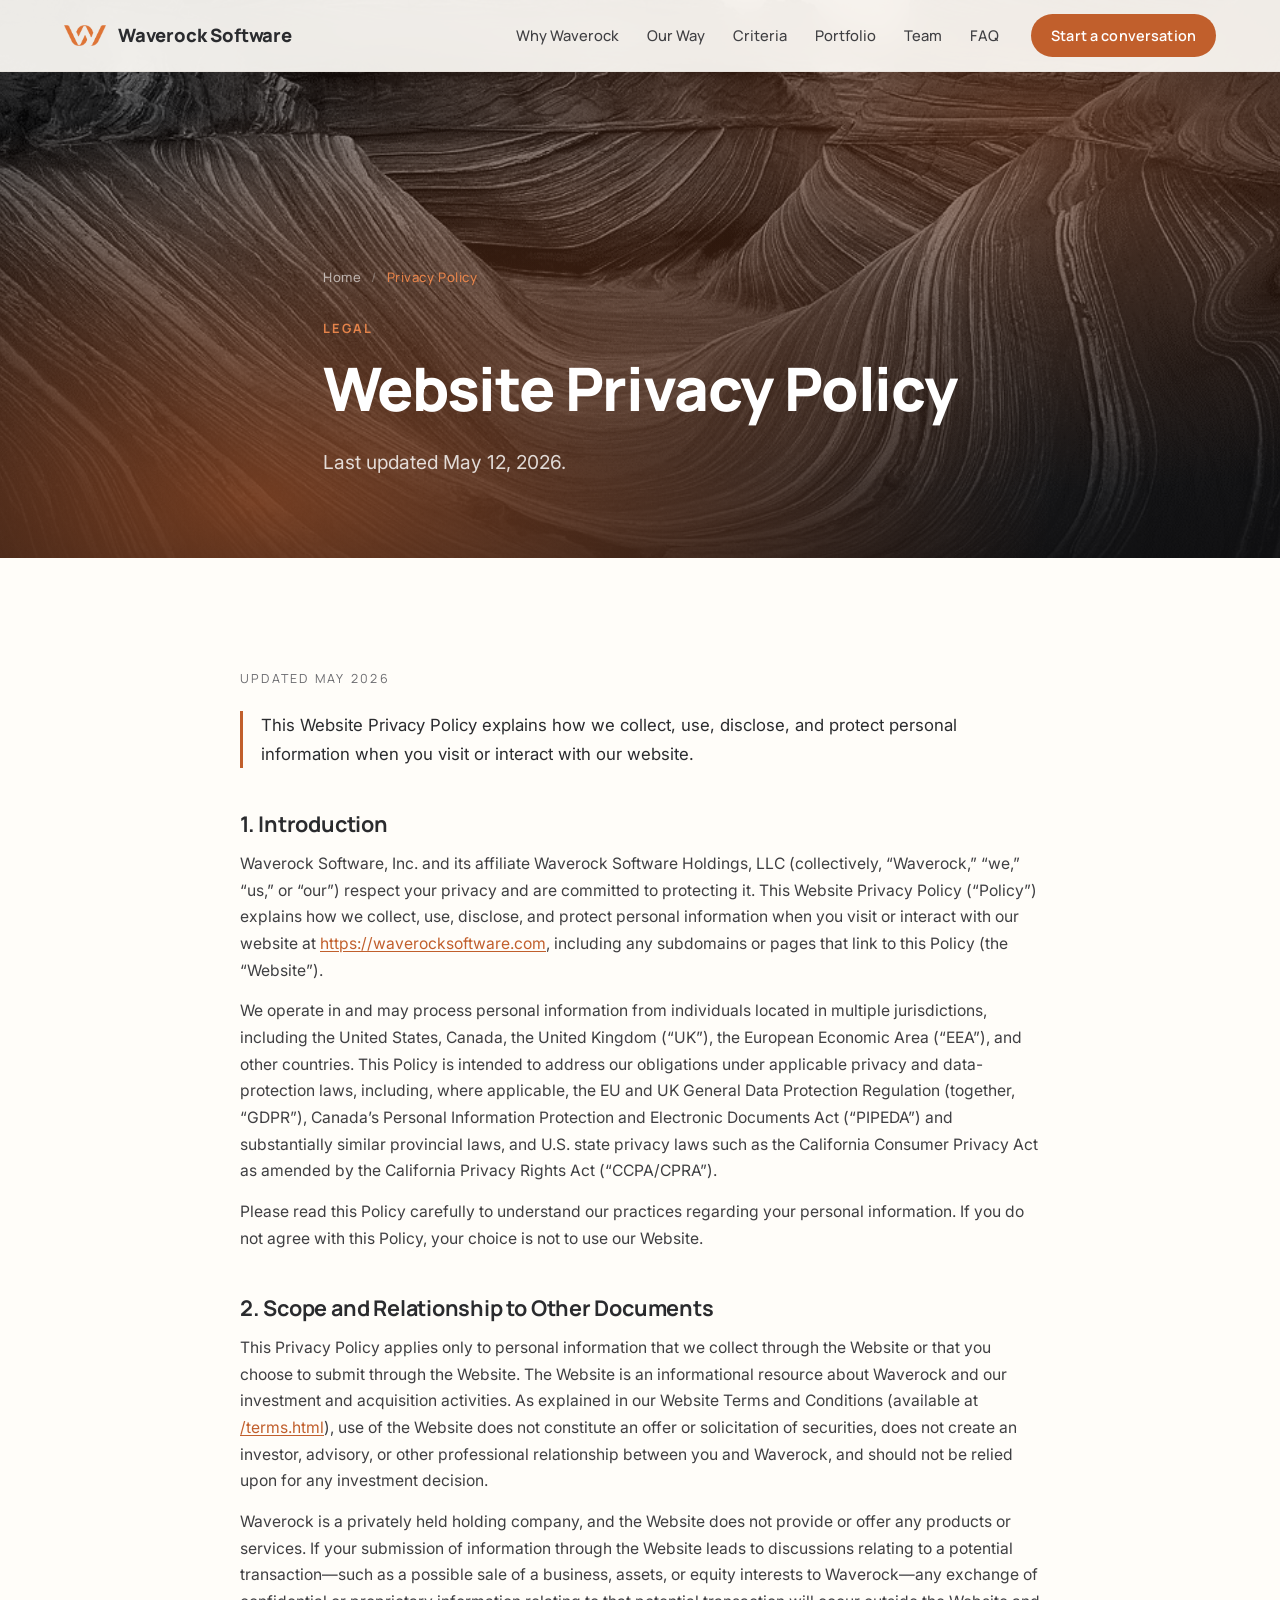
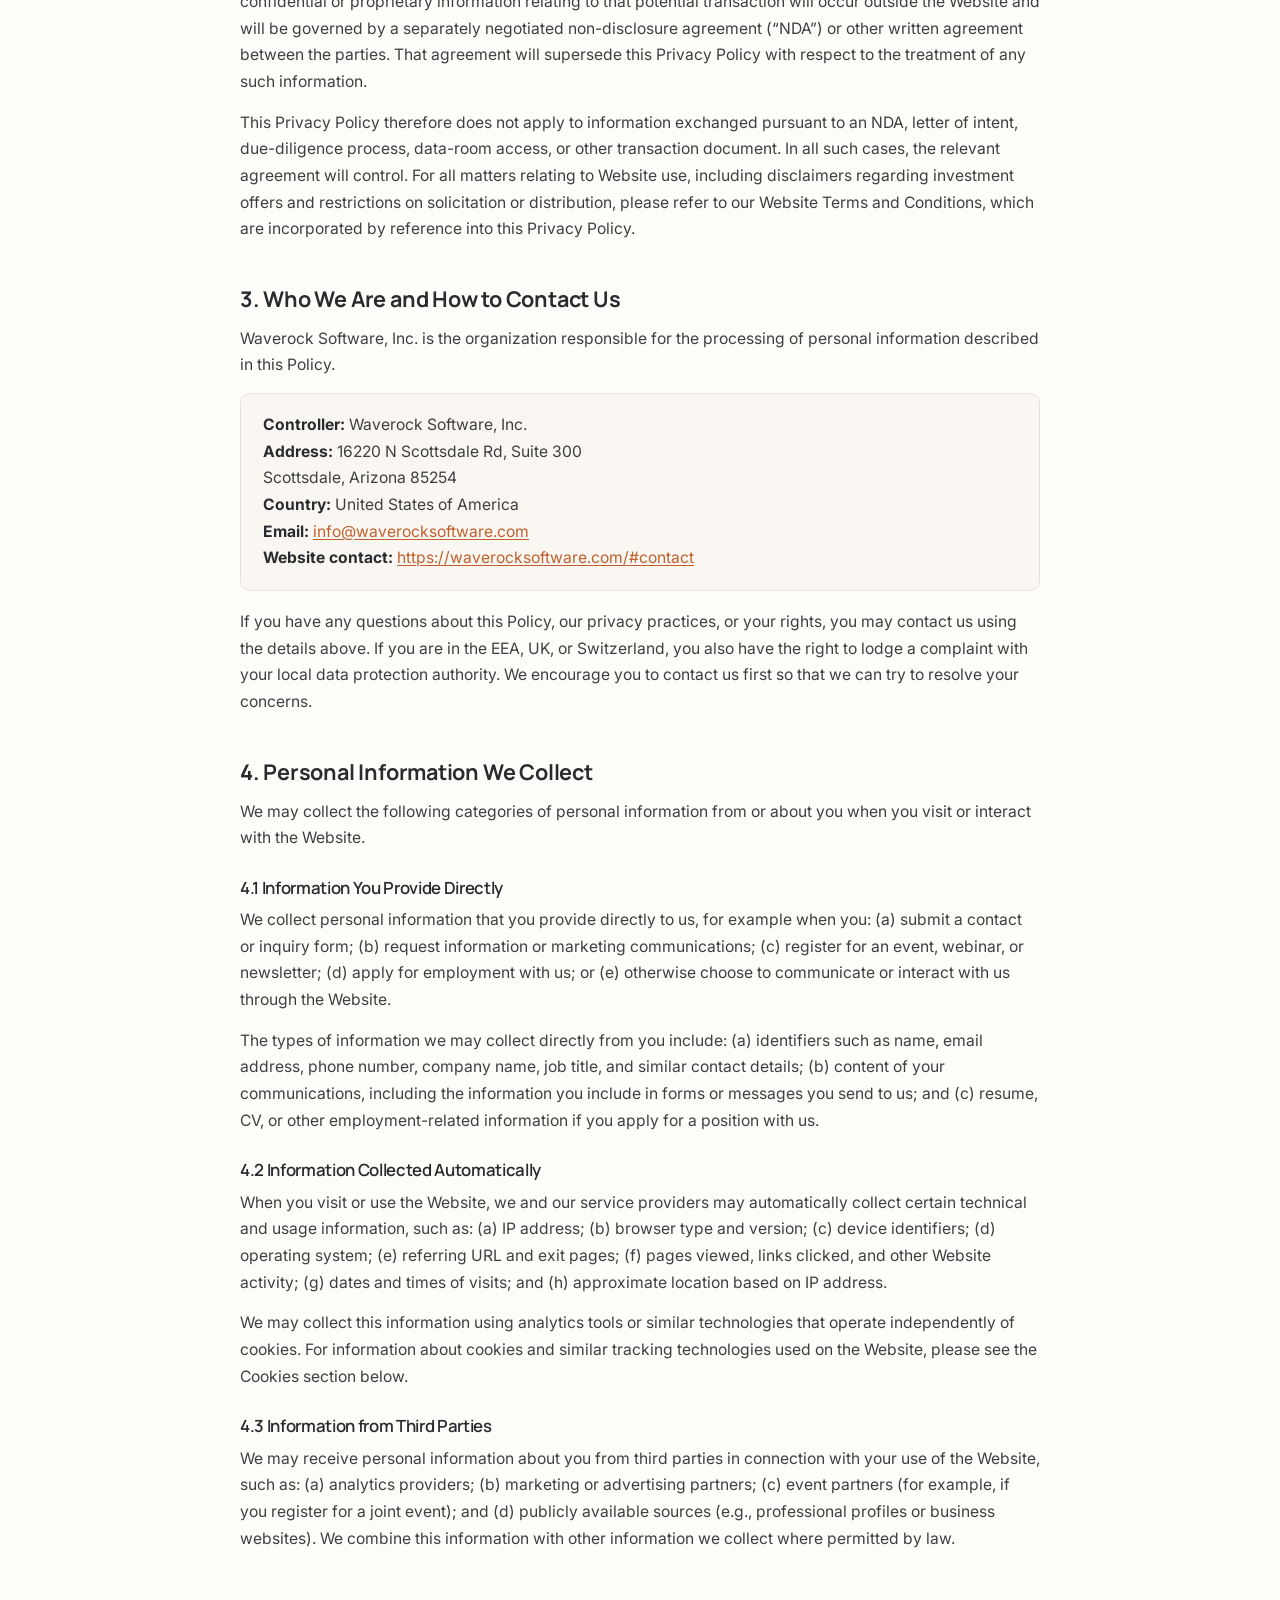
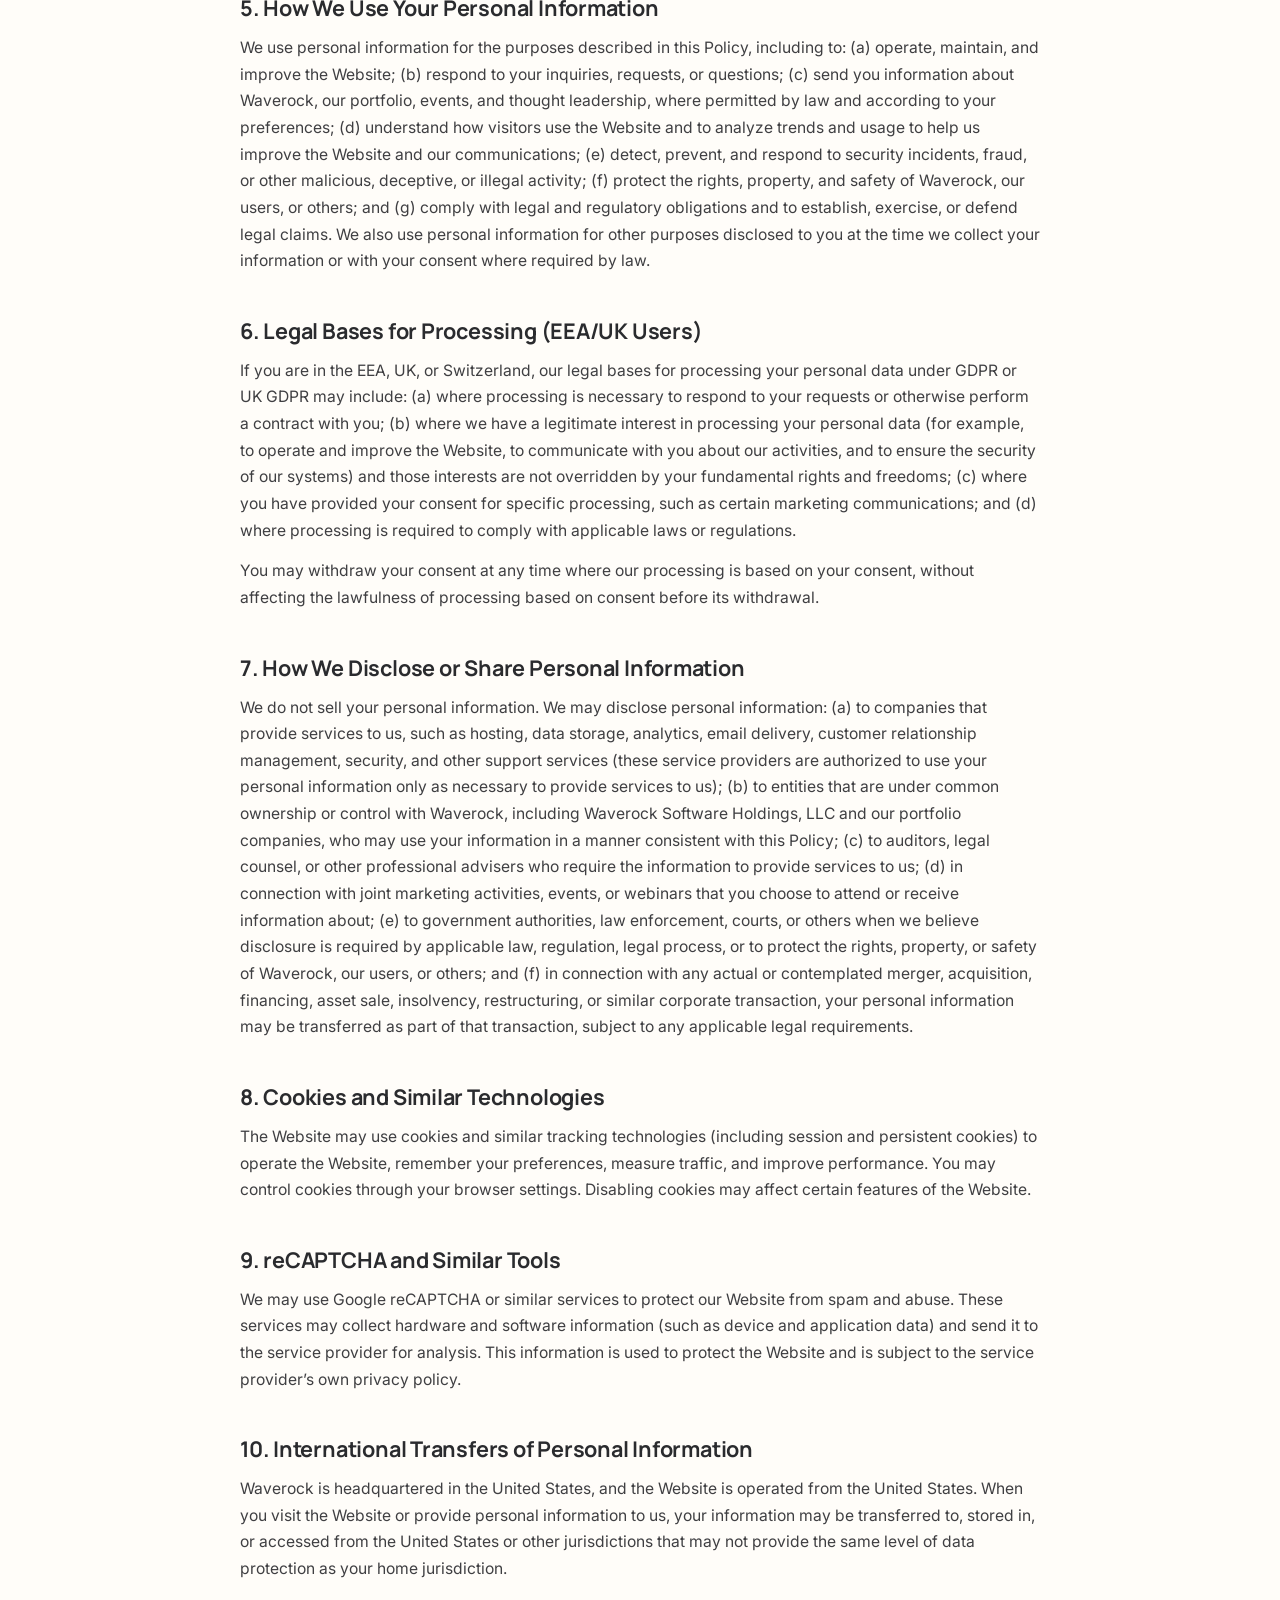
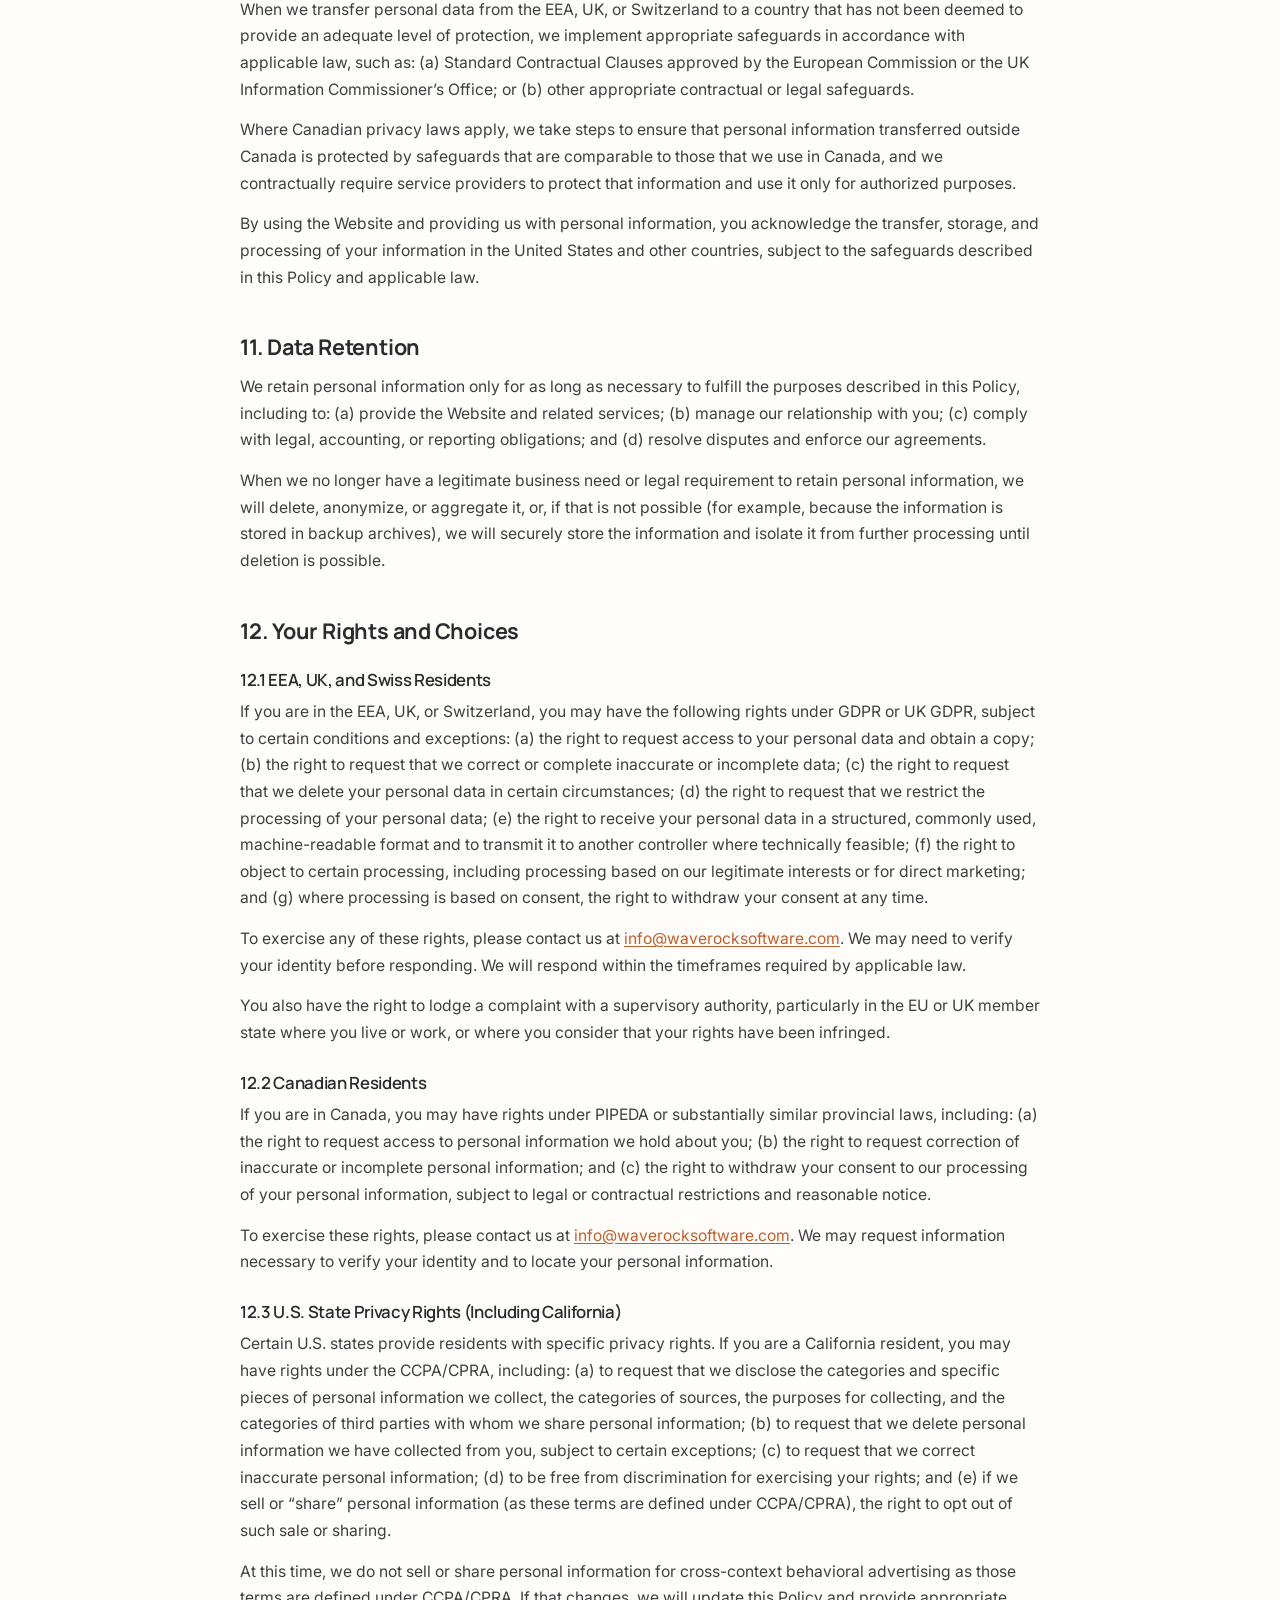
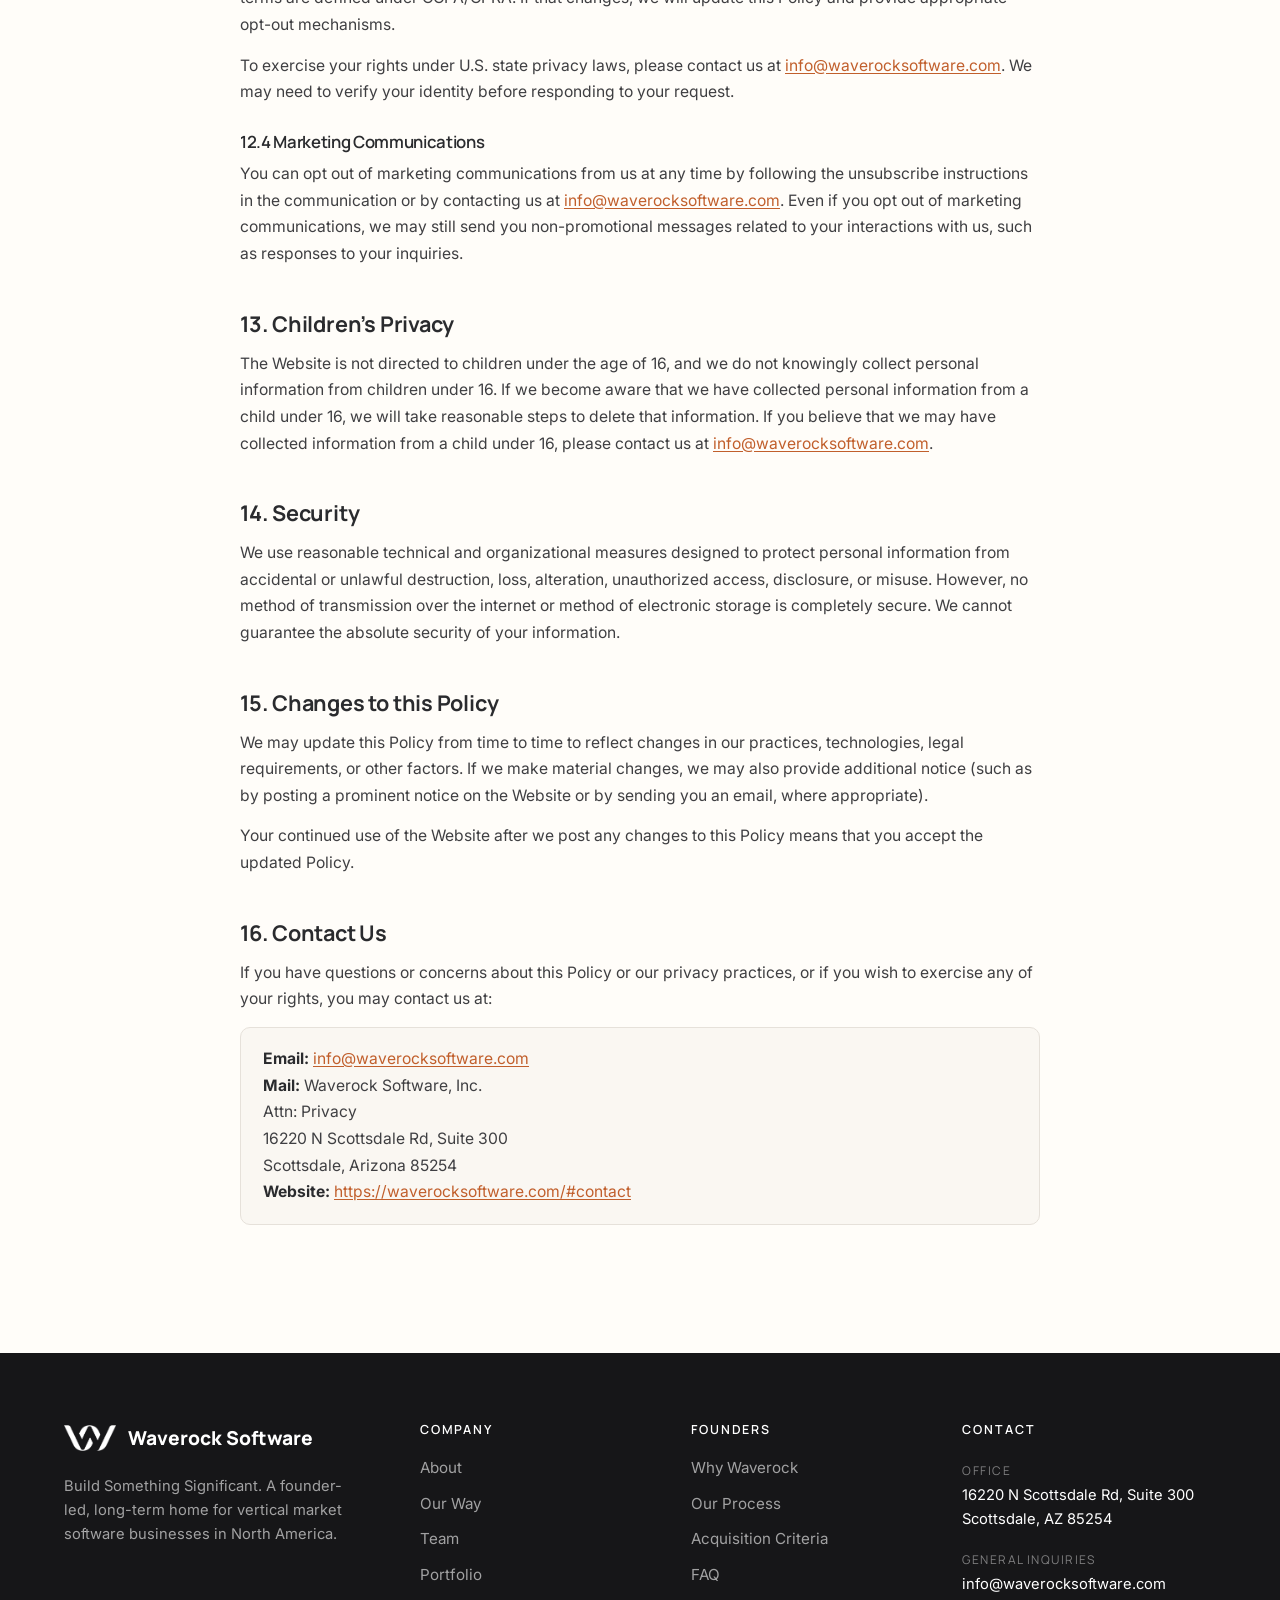
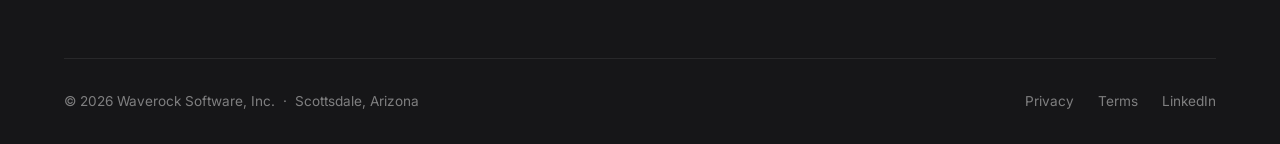
<file: privacy.html>
<!DOCTYPE html>
<html lang="en">
<head>
<meta charset="UTF-8">
<meta name="viewport" content="width=device-width, initial-scale=1.0">
<title>Privacy Policy — Waverock Software</title>
<meta name="description" content="How Waverock Software collects, uses, and protects personal information you provide through our website.">

<link rel="preconnect" href="https://fonts.googleapis.com">
<link rel="preconnect" href="https://fonts.gstatic.com" crossorigin>
<link href="https://fonts.googleapis.com/css2?family=Manrope:wght@500;600;700;800&family=Inter:wght@400;500;600;700&display=swap" rel="stylesheet">

<link rel="stylesheet" href="site.css">

<link rel="canonical" href="https://waverocksoftware.com/privacy.html">

<!-- Favicons -->
<link rel="icon" type="image/png" sizes="32x32" href="assets/waverock-mark-orange.png">
<link rel="icon" type="image/png" sizes="192x192" href="assets/waverock-mark-orange.png">
<link rel="apple-touch-icon" sizes="180x180" href="assets/waverock-mark-orange.png">
<meta name="theme-color" content="#C15F2C">

<!-- Open Graph -->
<meta property="og:type" content="article">
<meta property="og:site_name" content="Waverock Software">
<meta property="og:url" content="https://waverocksoftware.com/privacy.html">
<meta property="og:title" content="Privacy Policy — Waverock Software">
<meta property="og:description" content="How Waverock Software collects, uses, and protects personal information you provide through our website.">
<meta property="og:image" content="https://waverocksoftware.com/assets/og-image.jpg">
<meta property="og:image:width" content="1200">
<meta property="og:image:height" content="630">
<meta property="og:image:alt" content="Waverock Software — A long-term home for vertical software businesses.">
<meta property="og:locale" content="en_US">

<!-- Twitter -->
<meta name="twitter:card" content="summary_large_image">
<meta name="twitter:title" content="Privacy Policy — Waverock Software">
<meta name="twitter:description" content="How Waverock Software collects, uses, and protects personal information you provide through our website.">
<meta name="twitter:image" content="https://waverocksoftware.com/assets/og-image.jpg">

<meta name="robots" content="index,follow">
</head>
<body class="legal-page">

<!-- ============ NAV ============ -->
<nav class="nav" id="nav">
  <div class="container">
    <div class="nav-inner">
      <a href="index.html" class="nav-logo" aria-label="Waverock Software Home">
        <img class="nav-logo-mark on-dark" src="assets/waverock-mark-white.png" alt="" aria-hidden="true"/>
        <img class="nav-logo-mark on-light" src="assets/waverock-mark-orange.png" alt="" aria-hidden="true"/>
        <span>Waverock Software</span>
      </a>
      <div class="nav-menu" id="nav-menu">
        <ul class="nav-links">
          <li><a href="index.html#why">Why Waverock</a></li>
          <li><a href="philosophy.html">Our Way</a></li>
          <li><a href="acquisition-criteria.html">Criteria</a></li>
          <li><a href="index.html#portfolio">Portfolio</a></li>
          <li><a href="index.html#team">Team</a></li>
          <li><a href="faqs.html">FAQ</a></li>
        </ul>
        <a href="index.html#contact" class="btn btn-primary nav-cta">Start a conversation</a>
      </div>
      <button class="nav-toggle" id="nav-toggle" aria-label="Menu">
        <svg width="24" height="24" viewBox="0 0 24 24" fill="none" stroke="currentColor" stroke-width="2">
          <line x1="3" y1="7" x2="21" y2="7"/>
          <line x1="3" y1="12" x2="21" y2="12"/>
          <line x1="3" y1="17" x2="21" y2="17"/>
        </svg>
      </button>
    </div>
  </div>
</nav>

<!-- ============ PAGE HERO ============ -->
<section class="page-hero">
  <div class="page-hero-photo" style="background-image: url('assets/wave-pano.jpg');"></div>
  <div class="page-hero-overlay"></div>
  <div class="container">
    <div class="page-hero-inner">
      <div class="breadcrumb">
        <a href="index.html">Home</a><span class="sep">/</span><span class="current">Privacy Policy</span>
      </div>
      <div class="eyebrow">Legal</div>
      <h1>Website Privacy Policy</h1>
      <p class="lede">Last updated May 12, 2026.</p>
    </div>
  </div>
</section>

<section class="section">
  <div class="container">
    <article class="legal-body">
      <p class="legal-updated">Updated May 2026</p>
      <p class="legal-intro">This Website Privacy Policy explains how we collect, use, disclose, and protect personal information when you visit or interact with our website.</p>

      <h2>1. Introduction</h2>
      <p>Waverock Software, Inc. and its affiliate Waverock Software Holdings, LLC (collectively, &ldquo;Waverock,&rdquo; &ldquo;we,&rdquo; &ldquo;us,&rdquo; or &ldquo;our&rdquo;) respect your privacy and are committed to protecting it. This Website Privacy Policy (&ldquo;Policy&rdquo;) explains how we collect, use, disclose, and protect personal information when you visit or interact with our website at <a href="https://waverocksoftware.com/">https://waverocksoftware.com</a>, including any subdomains or pages that link to this Policy (the &ldquo;Website&rdquo;).</p>
      <p>We operate in and may process personal information from individuals located in multiple jurisdictions, including the United States, Canada, the United Kingdom (&ldquo;UK&rdquo;), the European Economic Area (&ldquo;EEA&rdquo;), and other countries. This Policy is intended to address our obligations under applicable privacy and data-protection laws, including, where applicable, the EU and UK General Data Protection Regulation (together, &ldquo;GDPR&rdquo;), Canada&rsquo;s Personal Information Protection and Electronic Documents Act (&ldquo;PIPEDA&rdquo;) and substantially similar provincial laws, and U.S. state privacy laws such as the California Consumer Privacy Act as amended by the California Privacy Rights Act (&ldquo;CCPA/CPRA&rdquo;).</p>
      <p>Please read this Policy carefully to understand our practices regarding your personal information. If you do not agree with this Policy, your choice is not to use our Website.</p>

      <h2>2. Scope and Relationship to Other Documents</h2>
      <p>This Privacy Policy applies only to personal information that we collect through the Website or that you choose to submit through the Website. The Website is an informational resource about Waverock and our investment and acquisition activities. As explained in our Website Terms and Conditions (available at <a href="terms.html">/terms.html</a>), use of the Website does not constitute an offer or solicitation of securities, does not create an investor, advisory, or other professional relationship between you and Waverock, and should not be relied upon for any investment decision.</p>
      <p>Waverock is a privately held holding company, and the Website does not provide or offer any products or services. If your submission of information through the Website leads to discussions relating to a potential transaction&mdash;such as a possible sale of a business, assets, or equity interests to Waverock&mdash;any exchange of confidential or proprietary information relating to that potential transaction will occur outside the Website and will be governed by a separately negotiated non-disclosure agreement (&ldquo;NDA&rdquo;) or other written agreement between the parties. That agreement will supersede this Privacy Policy with respect to the treatment of any such information.</p>
      <p>This Privacy Policy therefore does not apply to information exchanged pursuant to an NDA, letter of intent, due-diligence process, data-room access, or other transaction document. In all such cases, the relevant agreement will control. For all matters relating to Website use, including disclaimers regarding investment offers and restrictions on solicitation or distribution, please refer to our Website Terms and Conditions, which are incorporated by reference into this Privacy Policy.</p>

      <h2>3. Who We Are and How to Contact Us</h2>
      <p>Waverock Software, Inc. is the organization responsible for the processing of personal information described in this Policy.</p>
      <address class="legal-address">
        <strong>Controller:</strong> Waverock Software, Inc.<br>
        <strong>Address:</strong> 16220 N Scottsdale Rd, Suite 300<br>
        Scottsdale, Arizona 85254<br>
        <strong>Country:</strong> United States of America<br>
        <strong>Email:</strong> <a href="mailto:info@waverocksoftware.com">info@waverocksoftware.com</a><br>
        <strong>Website contact:</strong> <a href="index.html#contact">https://waverocksoftware.com/#contact</a>
      </address>
      <p>If you have any questions about this Policy, our privacy practices, or your rights, you may contact us using the details above. If you are in the EEA, UK, or Switzerland, you also have the right to lodge a complaint with your local data protection authority. We encourage you to contact us first so that we can try to resolve your concerns.</p>

      <h2>4. Personal Information We Collect</h2>
      <p>We may collect the following categories of personal information from or about you when you visit or interact with the Website.</p>
      <h3>4.1 Information You Provide Directly</h3>
      <p>We collect personal information that you provide directly to us, for example when you: (a) submit a contact or inquiry form; (b) request information or marketing communications; (c) register for an event, webinar, or newsletter; (d) apply for employment with us; or (e) otherwise choose to communicate or interact with us through the Website.</p>
      <p>The types of information we may collect directly from you include: (a) identifiers such as name, email address, phone number, company name, job title, and similar contact details; (b) content of your communications, including the information you include in forms or messages you send to us; and (c) resume, CV, or other employment-related information if you apply for a position with us.</p>
      <h3>4.2 Information Collected Automatically</h3>
      <p>When you visit or use the Website, we and our service providers may automatically collect certain technical and usage information, such as: (a) IP address; (b) browser type and version; (c) device identifiers; (d) operating system; (e) referring URL and exit pages; (f) pages viewed, links clicked, and other Website activity; (g) dates and times of visits; and (h) approximate location based on IP address.</p>
      <p>We may collect this information using analytics tools or similar technologies that operate independently of cookies. For information about cookies and similar tracking technologies used on the Website, please see the Cookies section below.</p>
      <h3>4.3 Information from Third Parties</h3>
      <p>We may receive personal information about you from third parties in connection with your use of the Website, such as: (a) analytics providers; (b) marketing or advertising partners; (c) event partners (for example, if you register for a joint event); and (d) publicly available sources (e.g., professional profiles or business websites). We combine this information with other information we collect where permitted by law.</p>

      <h2>5. How We Use Your Personal Information</h2>
      <p>We use personal information for the purposes described in this Policy, including to: (a) operate, maintain, and improve the Website; (b) respond to your inquiries, requests, or questions; (c) send you information about Waverock, our portfolio, events, and thought leadership, where permitted by law and according to your preferences; (d) understand how visitors use the Website and to analyze trends and usage to help us improve the Website and our communications; (e) detect, prevent, and respond to security incidents, fraud, or other malicious, deceptive, or illegal activity; (f) protect the rights, property, and safety of Waverock, our users, or others; and (g) comply with legal and regulatory obligations and to establish, exercise, or defend legal claims. We also use personal information for other purposes disclosed to you at the time we collect your information or with your consent where required by law.</p>

      <h2>6. Legal Bases for Processing (EEA/UK Users)</h2>
      <p>If you are in the EEA, UK, or Switzerland, our legal bases for processing your personal data under GDPR or UK GDPR may include: (a) where processing is necessary to respond to your requests or otherwise perform a contract with you; (b) where we have a legitimate interest in processing your personal data (for example, to operate and improve the Website, to communicate with you about our activities, and to ensure the security of our systems) and those interests are not overridden by your fundamental rights and freedoms; (c) where you have provided your consent for specific processing, such as certain marketing communications; and (d) where processing is required to comply with applicable laws or regulations.</p>
      <p>You may withdraw your consent at any time where our processing is based on your consent, without affecting the lawfulness of processing based on consent before its withdrawal.</p>

      <h2>7. How We Disclose or Share Personal Information</h2>
      <p>We do not sell your personal information. We may disclose personal information: (a) to companies that provide services to us, such as hosting, data storage, analytics, email delivery, customer relationship management, security, and other support services (these service providers are authorized to use your personal information only as necessary to provide services to us); (b) to entities that are under common ownership or control with Waverock, including Waverock Software Holdings, LLC and our portfolio companies, who may use your information in a manner consistent with this Policy; (c) to auditors, legal counsel, or other professional advisers who require the information to provide services to us; (d) in connection with joint marketing activities, events, or webinars that you choose to attend or receive information about; (e) to government authorities, law enforcement, courts, or others when we believe disclosure is required by applicable law, regulation, legal process, or to protect the rights, property, or safety of Waverock, our users, or others; and (f) in connection with any actual or contemplated merger, acquisition, financing, asset sale, insolvency, restructuring, or similar corporate transaction, your personal information may be transferred as part of that transaction, subject to any applicable legal requirements.</p>

      <h2>8. Cookies and Similar Technologies</h2>
      <p>The Website may use cookies and similar tracking technologies (including session and persistent cookies) to operate the Website, remember your preferences, measure traffic, and improve performance. You may control cookies through your browser settings. Disabling cookies may affect certain features of the Website.</p>

      <h2>9. reCAPTCHA and Similar Tools</h2>
      <p>We may use Google reCAPTCHA or similar services to protect our Website from spam and abuse. These services may collect hardware and software information (such as device and application data) and send it to the service provider for analysis. This information is used to protect the Website and is subject to the service provider&rsquo;s own privacy policy.</p>

      <h2>10. International Transfers of Personal Information</h2>
      <p>Waverock is headquartered in the United States, and the Website is operated from the United States. When you visit the Website or provide personal information to us, your information may be transferred to, stored in, or accessed from the United States or other jurisdictions that may not provide the same level of data protection as your home jurisdiction.</p>
      <p>When we transfer personal data from the EEA, UK, or Switzerland to a country that has not been deemed to provide an adequate level of protection, we implement appropriate safeguards in accordance with applicable law, such as: (a) Standard Contractual Clauses approved by the European Commission or the UK Information Commissioner&rsquo;s Office; or (b) other appropriate contractual or legal safeguards.</p>
      <p>Where Canadian privacy laws apply, we take steps to ensure that personal information transferred outside Canada is protected by safeguards that are comparable to those that we use in Canada, and we contractually require service providers to protect that information and use it only for authorized purposes.</p>
      <p>By using the Website and providing us with personal information, you acknowledge the transfer, storage, and processing of your information in the United States and other countries, subject to the safeguards described in this Policy and applicable law.</p>

      <h2>11. Data Retention</h2>
      <p>We retain personal information only for as long as necessary to fulfill the purposes described in this Policy, including to: (a) provide the Website and related services; (b) manage our relationship with you; (c) comply with legal, accounting, or reporting obligations; and (d) resolve disputes and enforce our agreements.</p>
      <p>When we no longer have a legitimate business need or legal requirement to retain personal information, we will delete, anonymize, or aggregate it, or, if that is not possible (for example, because the information is stored in backup archives), we will securely store the information and isolate it from further processing until deletion is possible.</p>

      <h2>12. Your Rights and Choices</h2>
      <h3>12.1 EEA, UK, and Swiss Residents</h3>
      <p>If you are in the EEA, UK, or Switzerland, you may have the following rights under GDPR or UK GDPR, subject to certain conditions and exceptions: (a) the right to request access to your personal data and obtain a copy; (b) the right to request that we correct or complete inaccurate or incomplete data; (c) the right to request that we delete your personal data in certain circumstances; (d) the right to request that we restrict the processing of your personal data; (e) the right to receive your personal data in a structured, commonly used, machine-readable format and to transmit it to another controller where technically feasible; (f) the right to object to certain processing, including processing based on our legitimate interests or for direct marketing; and (g) where processing is based on consent, the right to withdraw your consent at any time.</p>
      <p>To exercise any of these rights, please contact us at <a href="mailto:info@waverocksoftware.com">info@waverocksoftware.com</a>. We may need to verify your identity before responding. We will respond within the timeframes required by applicable law.</p>
      <p>You also have the right to lodge a complaint with a supervisory authority, particularly in the EU or UK member state where you live or work, or where you consider that your rights have been infringed.</p>
      <h3>12.2 Canadian Residents</h3>
      <p>If you are in Canada, you may have rights under PIPEDA or substantially similar provincial laws, including: (a) the right to request access to personal information we hold about you; (b) the right to request correction of inaccurate or incomplete personal information; and (c) the right to withdraw your consent to our processing of your personal information, subject to legal or contractual restrictions and reasonable notice.</p>
      <p>To exercise these rights, please contact us at <a href="mailto:info@waverocksoftware.com">info@waverocksoftware.com</a>. We may request information necessary to verify your identity and to locate your personal information.</p>
      <h3>12.3 U.S. State Privacy Rights (Including California)</h3>
      <p>Certain U.S. states provide residents with specific privacy rights. If you are a California resident, you may have rights under the CCPA/CPRA, including: (a) to request that we disclose the categories and specific pieces of personal information we collect, the categories of sources, the purposes for collecting, and the categories of third parties with whom we share personal information; (b) to request that we delete personal information we have collected from you, subject to certain exceptions; (c) to request that we correct inaccurate personal information; (d) to be free from discrimination for exercising your rights; and (e) if we sell or &ldquo;share&rdquo; personal information (as these terms are defined under CCPA/CPRA), the right to opt out of such sale or sharing.</p>
      <p>At this time, we do not sell or share personal information for cross-context behavioral advertising as those terms are defined under CCPA/CPRA. If that changes, we will update this Policy and provide appropriate opt-out mechanisms.</p>
      <p>To exercise your rights under U.S. state privacy laws, please contact us at <a href="mailto:info@waverocksoftware.com">info@waverocksoftware.com</a>. We may need to verify your identity before responding to your request.</p>
      <h3>12.4 Marketing Communications</h3>
      <p>You can opt out of marketing communications from us at any time by following the unsubscribe instructions in the communication or by contacting us at <a href="mailto:info@waverocksoftware.com">info@waverocksoftware.com</a>. Even if you opt out of marketing communications, we may still send you non-promotional messages related to your interactions with us, such as responses to your inquiries.</p>

      <h2>13. Children&rsquo;s Privacy</h2>
      <p>The Website is not directed to children under the age of 16, and we do not knowingly collect personal information from children under 16. If we become aware that we have collected personal information from a child under 16, we will take reasonable steps to delete that information. If you believe that we may have collected information from a child under 16, please contact us at <a href="mailto:info@waverocksoftware.com">info@waverocksoftware.com</a>.</p>

      <h2>14. Security</h2>
      <p>We use reasonable technical and organizational measures designed to protect personal information from accidental or unlawful destruction, loss, alteration, unauthorized access, disclosure, or misuse. However, no method of transmission over the internet or method of electronic storage is completely secure. We cannot guarantee the absolute security of your information.</p>

      <h2>15. Changes to this Policy</h2>
      <p>We may update this Policy from time to time to reflect changes in our practices, technologies, legal requirements, or other factors. If we make material changes, we may also provide additional notice (such as by posting a prominent notice on the Website or by sending you an email, where appropriate).</p>
      <p>Your continued use of the Website after we post any changes to this Policy means that you accept the updated Policy.</p>

      <h2>16. Contact Us</h2>
      <p>If you have questions or concerns about this Policy or our privacy practices, or if you wish to exercise any of your rights, you may contact us at:</p>
      <address class="legal-address">
        <strong>Email:</strong> <a href="mailto:info@waverocksoftware.com">info@waverocksoftware.com</a><br>
        <strong>Mail:</strong> Waverock Software, Inc.<br>
        Attn: Privacy<br>
        16220 N Scottsdale Rd, Suite 300<br>
        Scottsdale, Arizona 85254<br>
        <strong>Website:</strong> <a href="index.html#contact">https://waverocksoftware.com/#contact</a>
      </address>

    </article>
  </div>
</section>

<!-- ============ FOOTER ============ -->
<footer class="footer">
  <div class="container">
    <div class="footer-grid">
      <div class="footer-brand">
        <div class="footer-logo">
          <img src="assets/waverock-mark-white.png" alt="" aria-hidden="true"/>
          Waverock Software
        </div>
        <p>Build Something Significant. A founder-led, long-term home for vertical market software businesses in North America.</p>
      </div>

      <div class="footer-col">
        <h4>Company</h4>
        <ul>
          <li><a href="index.html#who">About</a></li>
          <li><a href="philosophy.html">Our Way</a></li>
          <li><a href="index.html#team">Team</a></li>
          <li><a href="index.html#portfolio">Portfolio</a></li>
        </ul>
      </div>

      <div class="footer-col">
        <h4>Founders</h4>
        <ul>
          <li><a href="index.html#why">Why Waverock</a></li>
          <li><a href="index.html#process">Our Process</a></li>
          <li><a href="acquisition-criteria.html">Acquisition Criteria</a></li>
          <li><a href="faqs.html">FAQ</a></li>
        </ul>
      </div>

      <div class="footer-contact">
        <h4 style="color: white; font-size: 0.78rem; text-transform: uppercase; letter-spacing: 0.15em; margin-bottom: 6px; font-weight: 600;">Contact</h4>
        <div>
          <div class="label">Office</div>
          <a href="https://maps.google.com/?q=16220+N+Scottsdale+Rd+Suite+300+Scottsdale+AZ+85254" target="_blank" rel="noopener">16220 N Scottsdale Rd, Suite 300<br>Scottsdale, AZ 85254</a>
        </div>
        <div>
          <div class="label">General inquiries</div>
          <a href="mailto:info@waverocksoftware.com">info@waverocksoftware.com</a>
        </div>
      </div>
    </div>

    <div class="footer-bottom">
      <div>&copy; 2026 Waverock Software, Inc. &nbsp;&middot;&nbsp; Scottsdale, Arizona</div>
      <div class="legal">
        <a href="#">Privacy</a>
        <a href="#">Terms</a>
        <a href="https://www.linkedin.com/company/waverocksoftware/" target="_blank" rel="noopener">LinkedIn</a>
      </div>
    </div>
  </div>
</footer>

<script>
  const nav = document.getElementById('nav');
  const onScroll = () => {
    if (window.scrollY > 30) nav.classList.add('scrolled');
    else nav.classList.remove('scrolled');
  };
  window.addEventListener('scroll', onScroll, { passive: true });
  onScroll();

  const toggle = document.getElementById('nav-toggle');
  const menu = document.getElementById('nav-menu');
  toggle.addEventListener('click', () => menu.classList.toggle('open'));
  menu.querySelectorAll('a').forEach(a => a.addEventListener('click', () => menu.classList.remove('open')));

  const reveals = document.querySelectorAll('.section-head, .principle, .service-chip, .dos-card, .prose-body, .ai-pillar, .ai-scorecard-note');
  reveals.forEach(el => el.classList.add('reveal'));
  const io = new IntersectionObserver(entries => {
    entries.forEach(e => {
      if (e.isIntersecting) { e.target.classList.add('in'); io.unobserve(e.target); }
    });
  }, { threshold: 0.08, rootMargin: '0px 0px -60px 0px' });
  reveals.forEach(el => io.observe(el));
</script>

<script type="application/ld+json">
{"@context": "https://schema.org","@type": "Organization","@id": "https://waverocksoftware.com/#organization","name": "Waverock Software","url": "https://waverocksoftware.com/","logo": "https://waverocksoftware.com/assets/waverock-lockup-color.png","image": "https://waverocksoftware.com/assets/og-image.jpg","description": "A founder-led, long-term holding company that acquires and operates niche vertical software businesses in North America.","slogan": "Build Something Significant","foundingLocation": {"@type": "Place","name": "Scottsdale, Arizona"},"address": {"@type": "PostalAddress","streetAddress": "16220 N Scottsdale Rd, Suite 300","addressLocality": "Scottsdale","addressRegion": "AZ","postalCode": "85254","addressCountry": "US"},"email": "info@waverocksoftware.com","sameAs": ["https://www.linkedin.com/company/waverocksoftware/"],"knowsAbout": ["Vertical software acquisition","Long-term holding company","Permanent capital","B2B SaaS","Vertical SaaS","Founder-led acquisition","AI-first strategy"],"areaServed": [{"@type": "Country","name": "United States"},{"@type": "Country","name": "Canada"}],"founder": {"@type": "Person","name": "Mike Rozenfeld","jobTitle": "CEO & Founder","image": "https://waverocksoftware.com/assets/Mike%20Rozenfeld.jpg","sameAs": ["https://www.linkedin.com/in/mikerozenfeld/"],"alumniOf": [{"@type": "Organization","name": "Ross School of Business — University of Michigan"},{"@type": "Organization","name": "McKinsey & Company"}],"knowsAbout": ["Vertical software","Holding company operations","M&A","CEO operating","Healthcare capital planning"],"worksFor": {"@id": "https://waverocksoftware.com/#organization"}}}
</script>

</body>
</html>
</file>
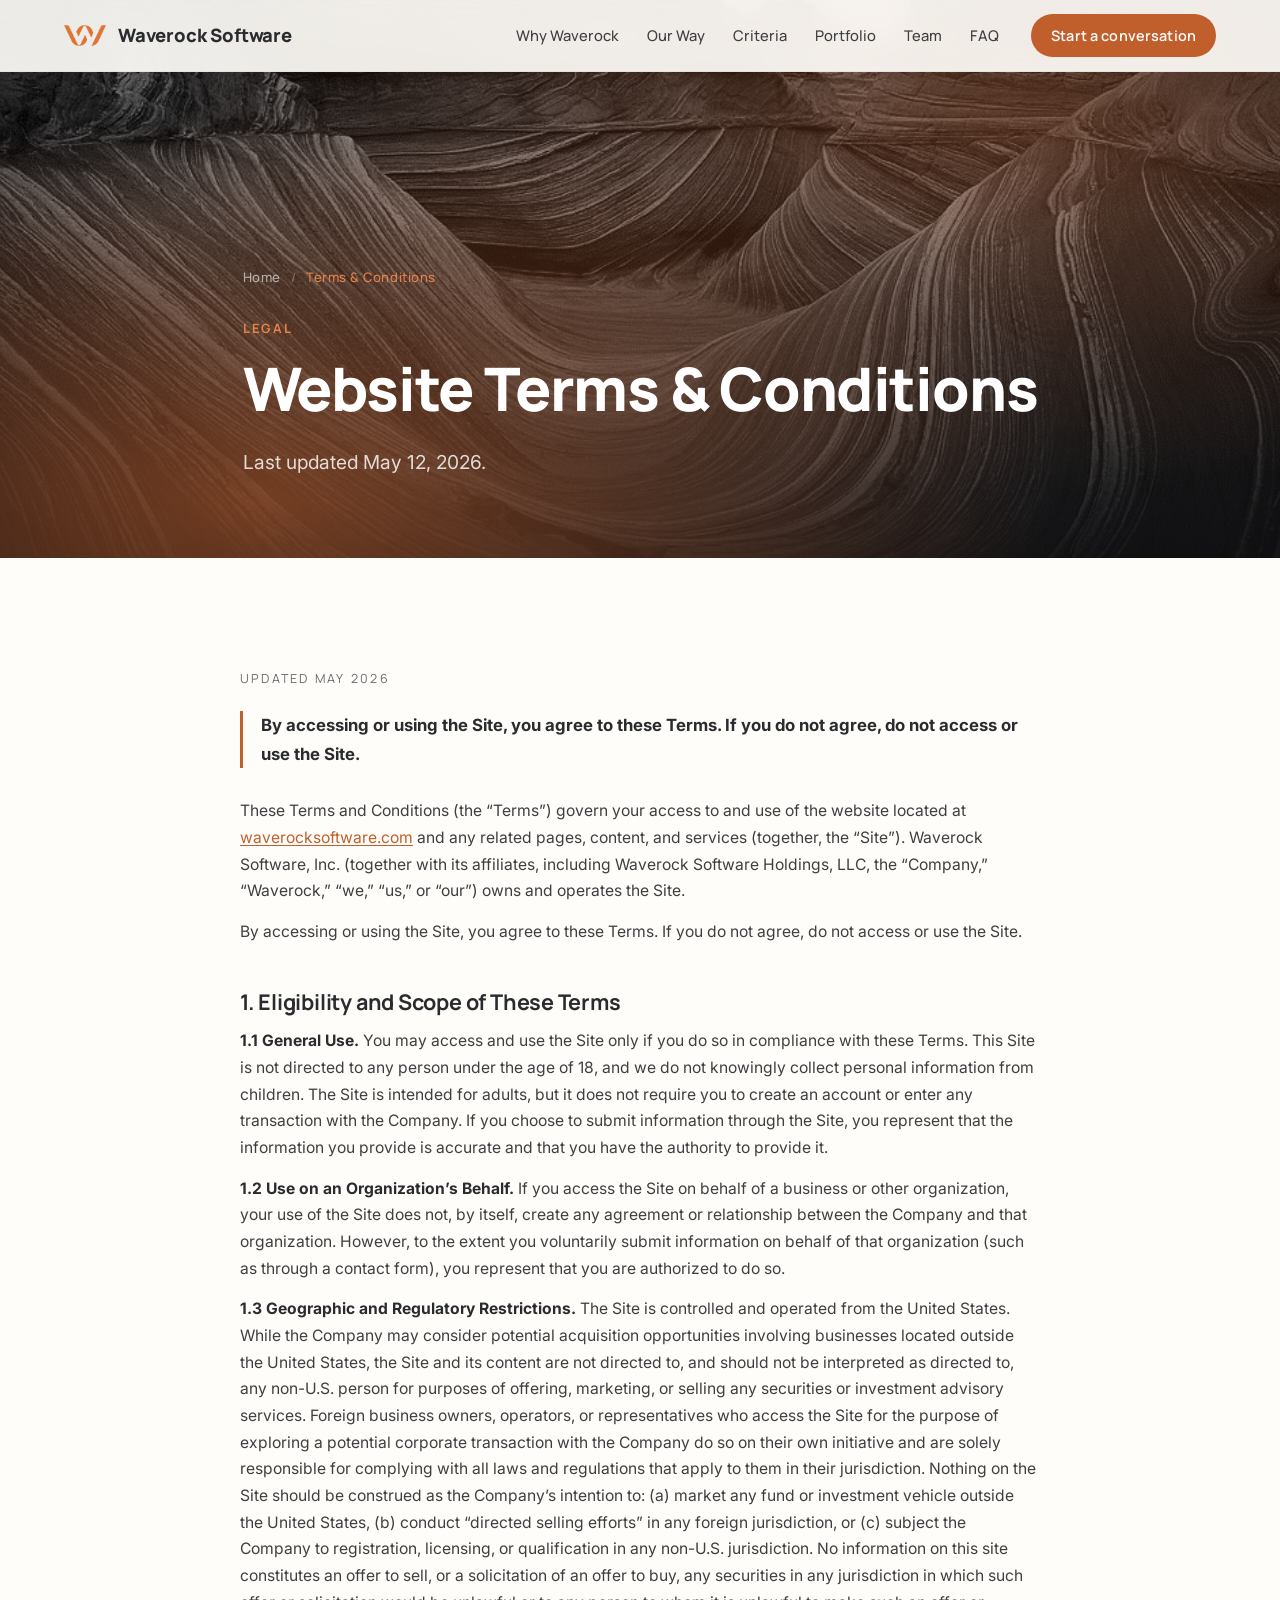
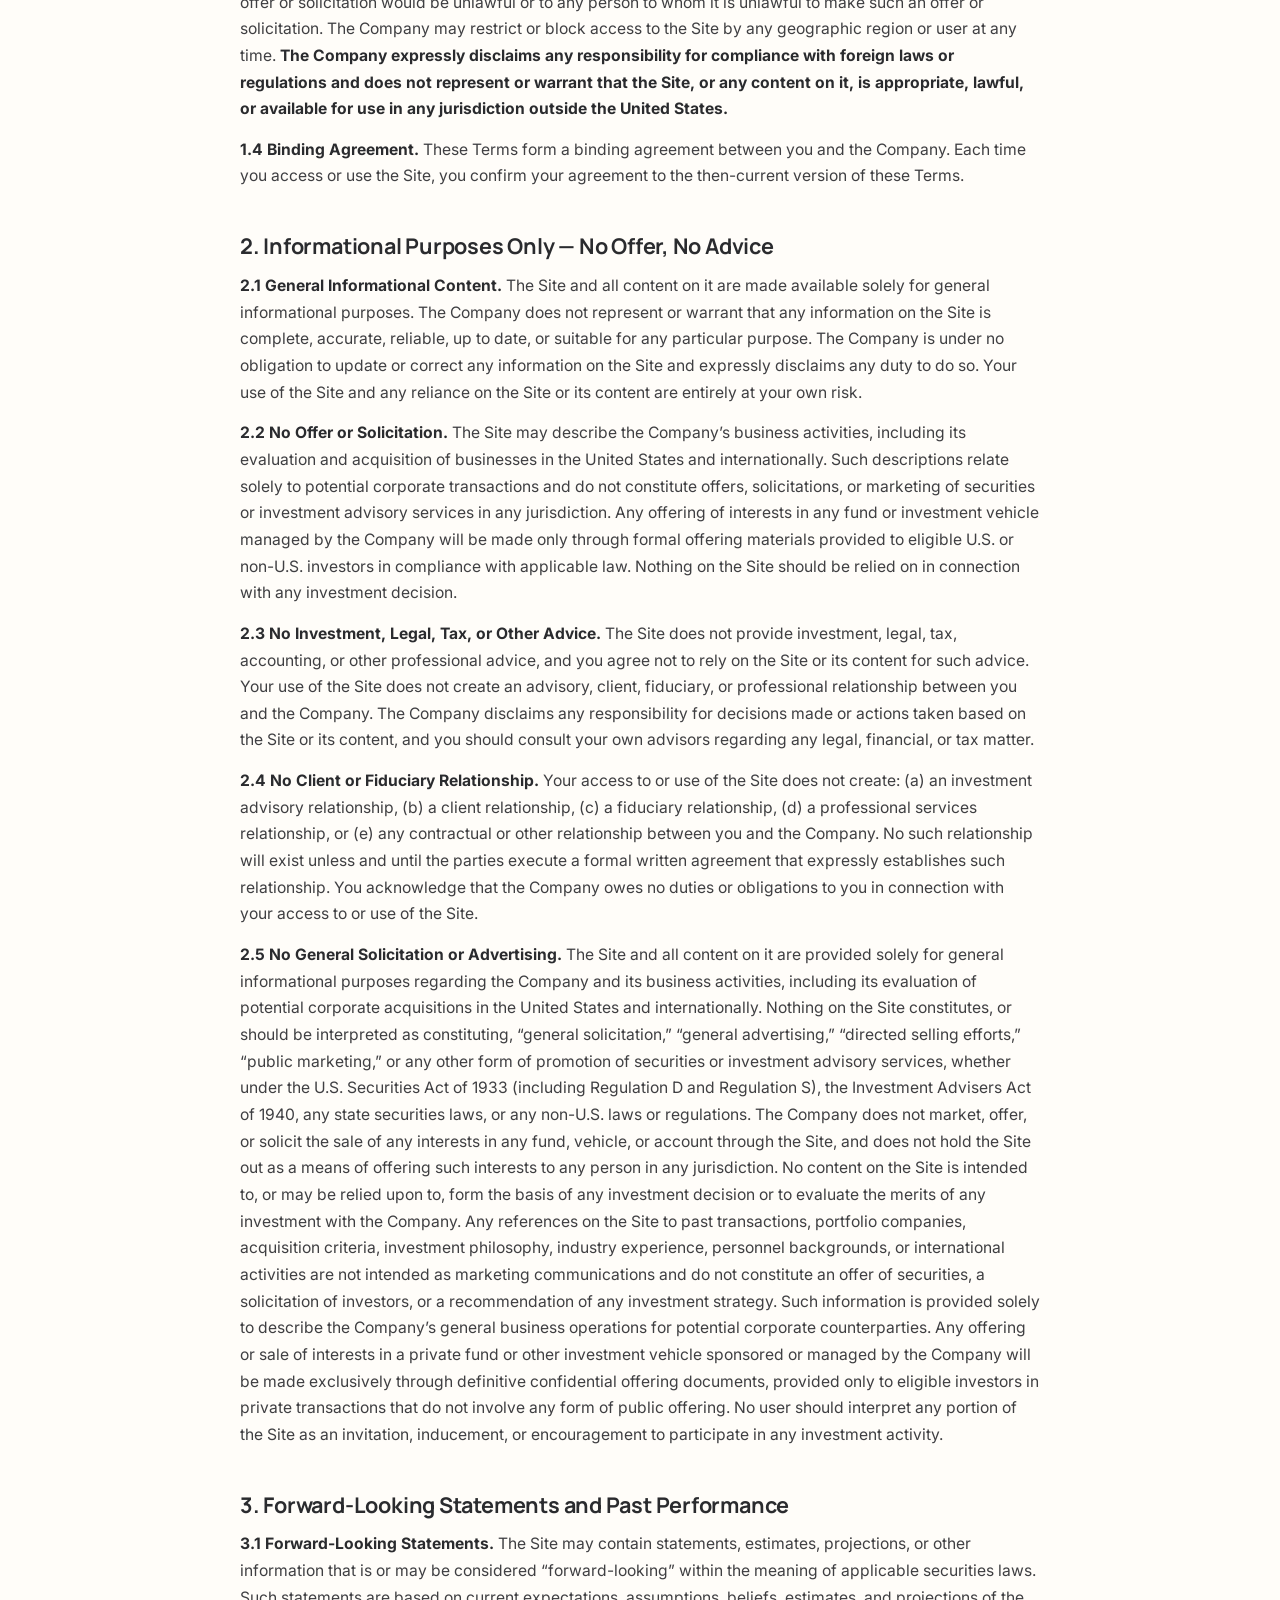
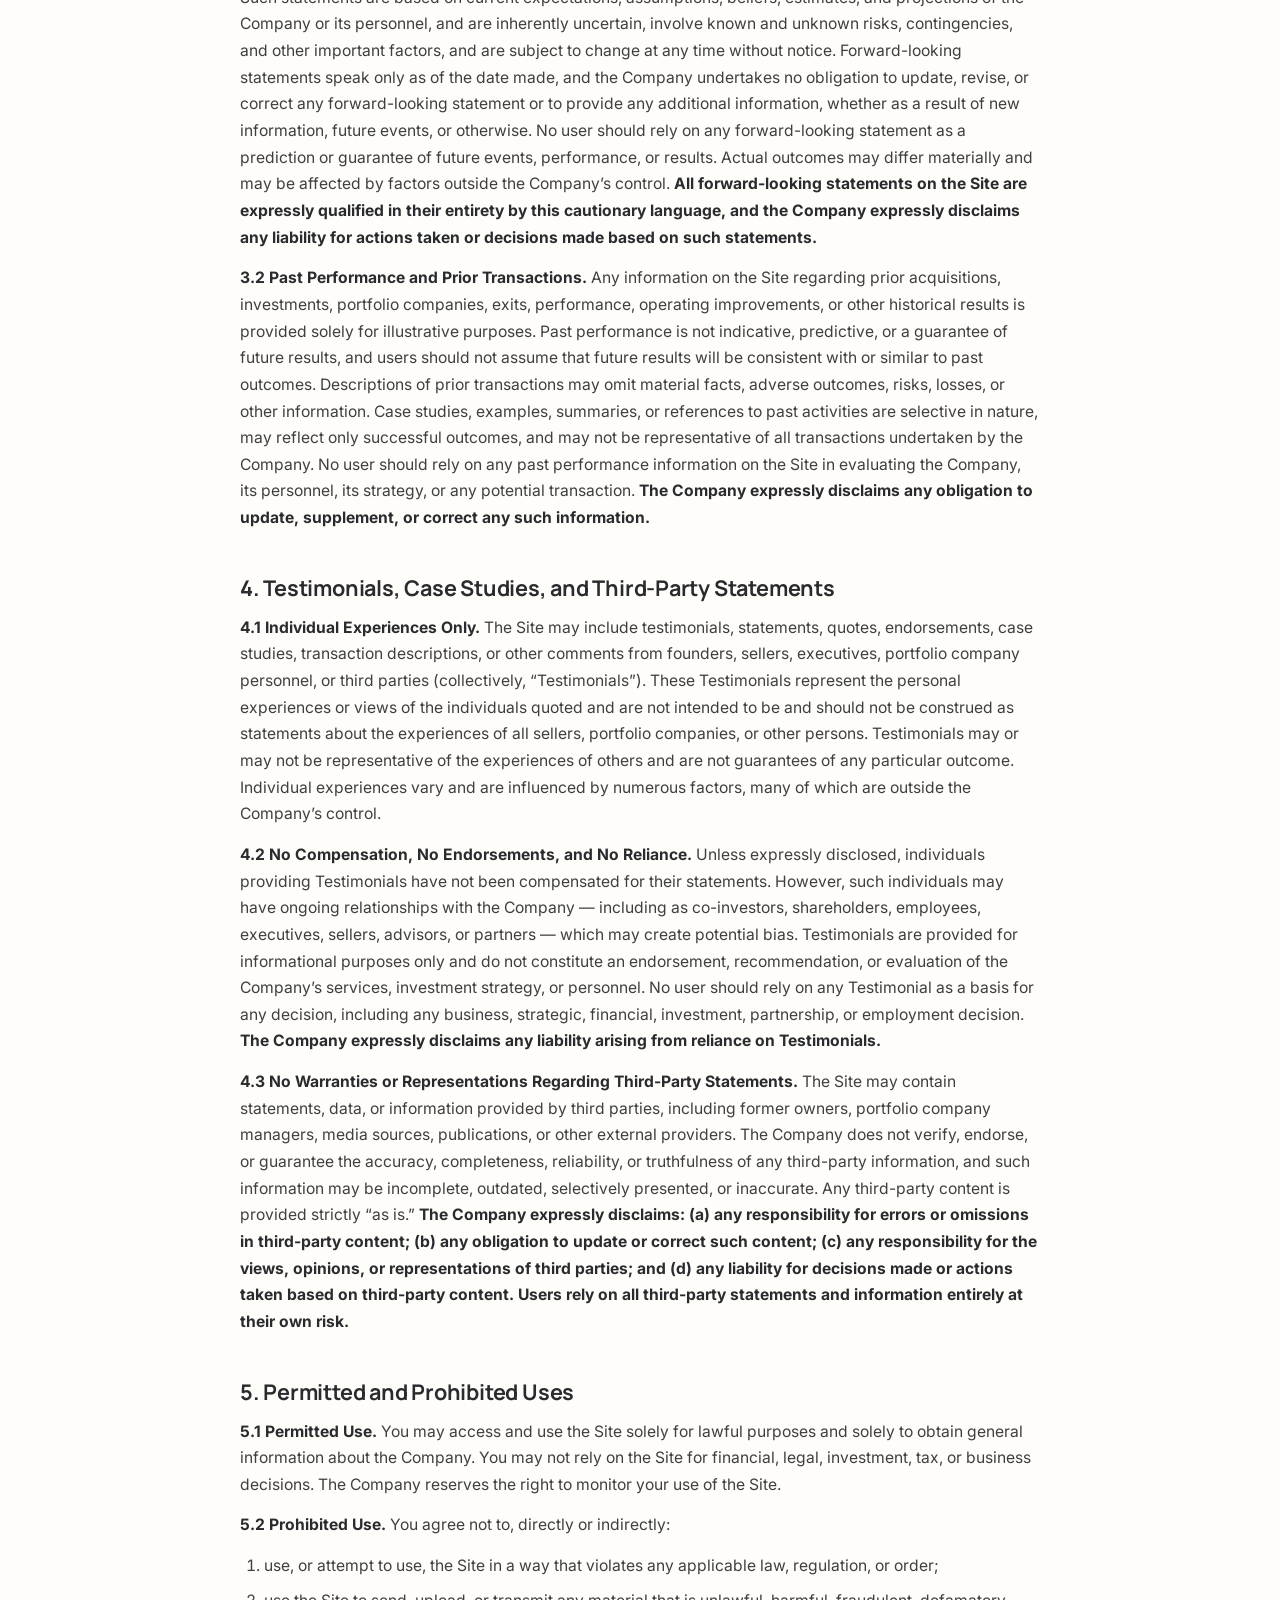
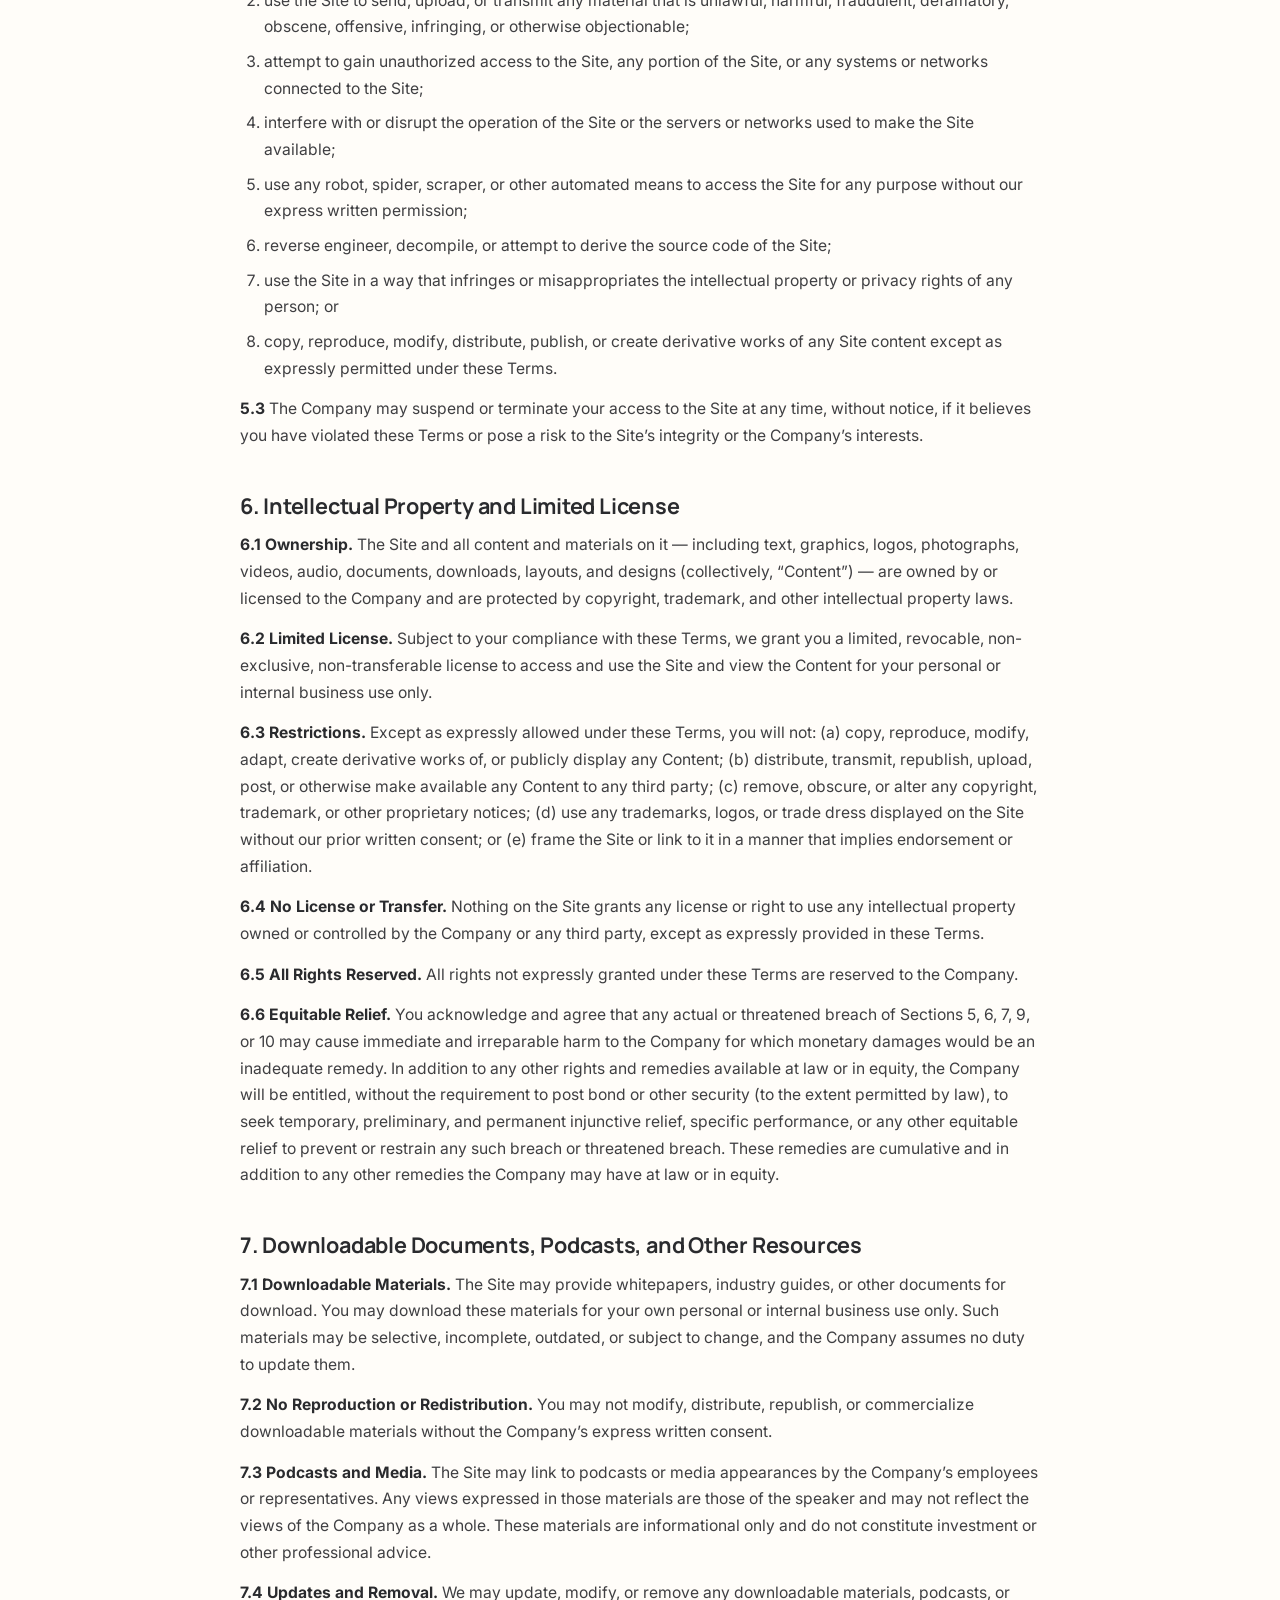
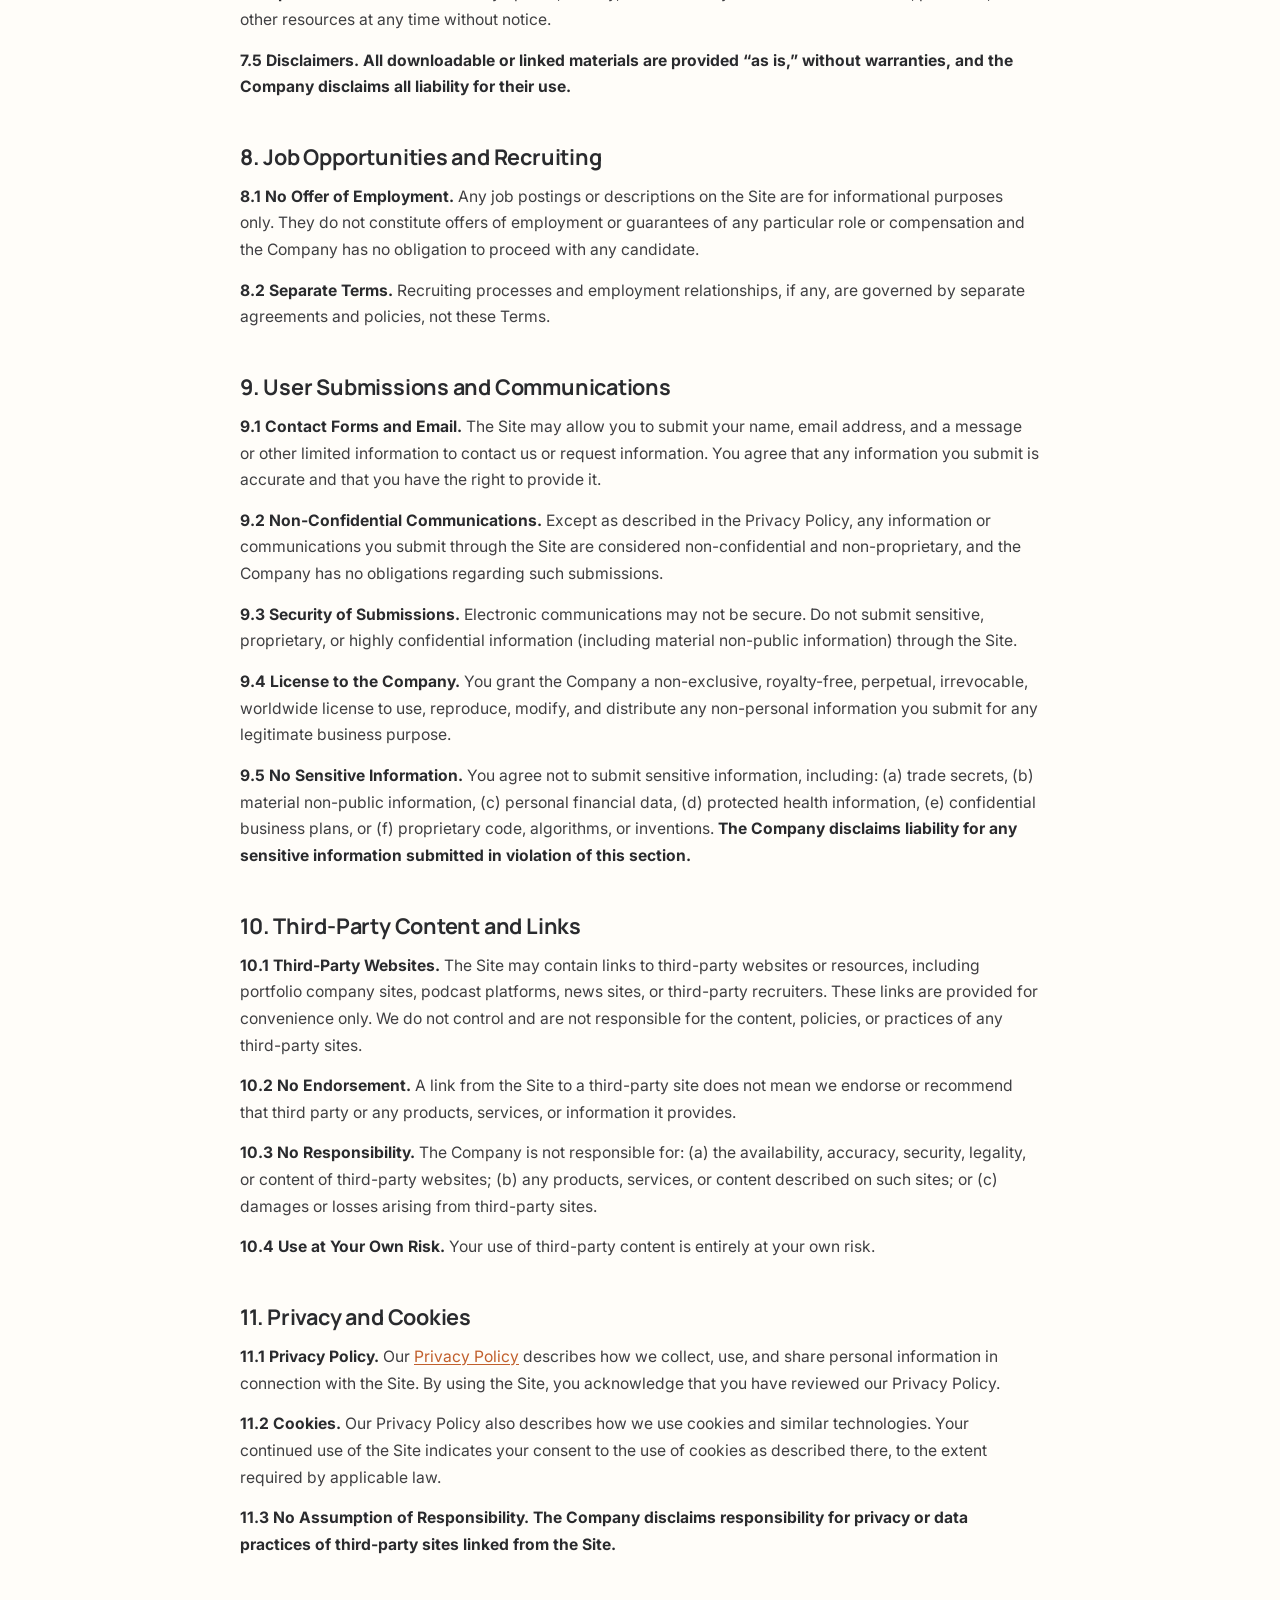
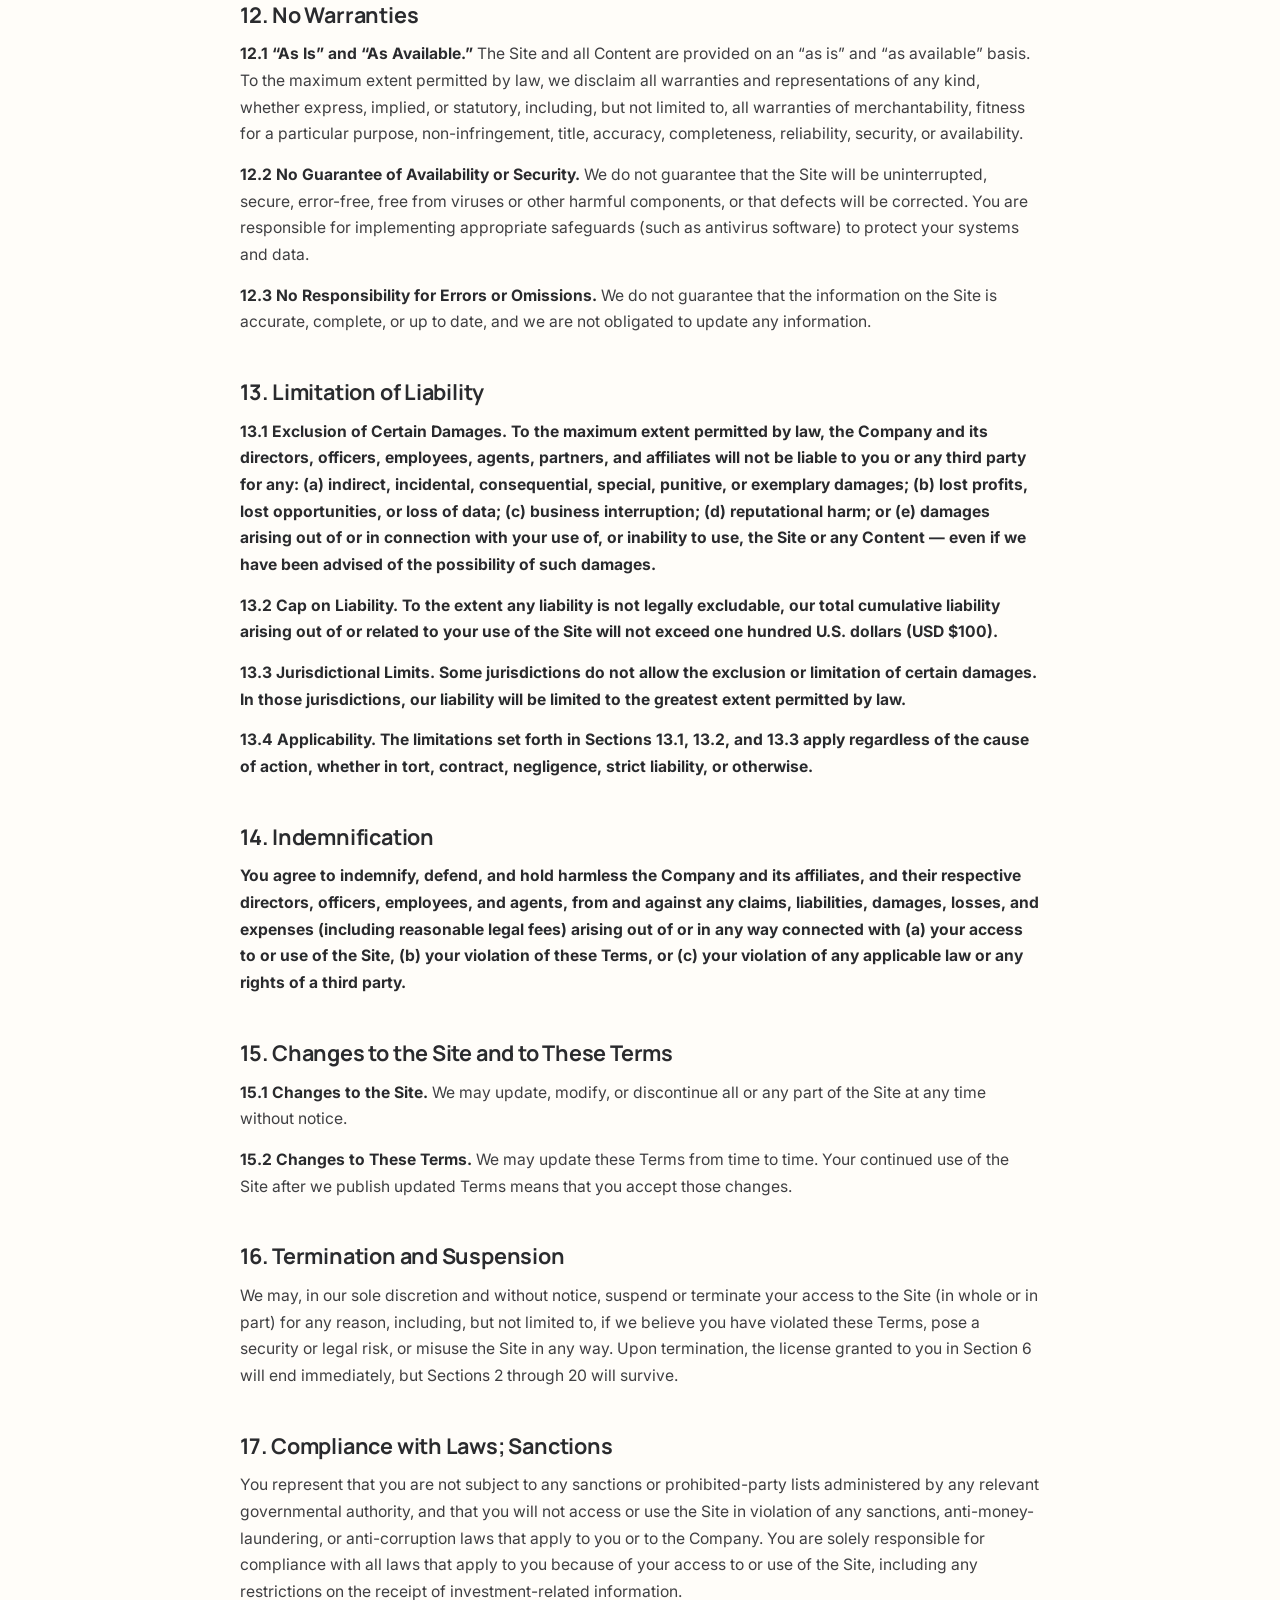
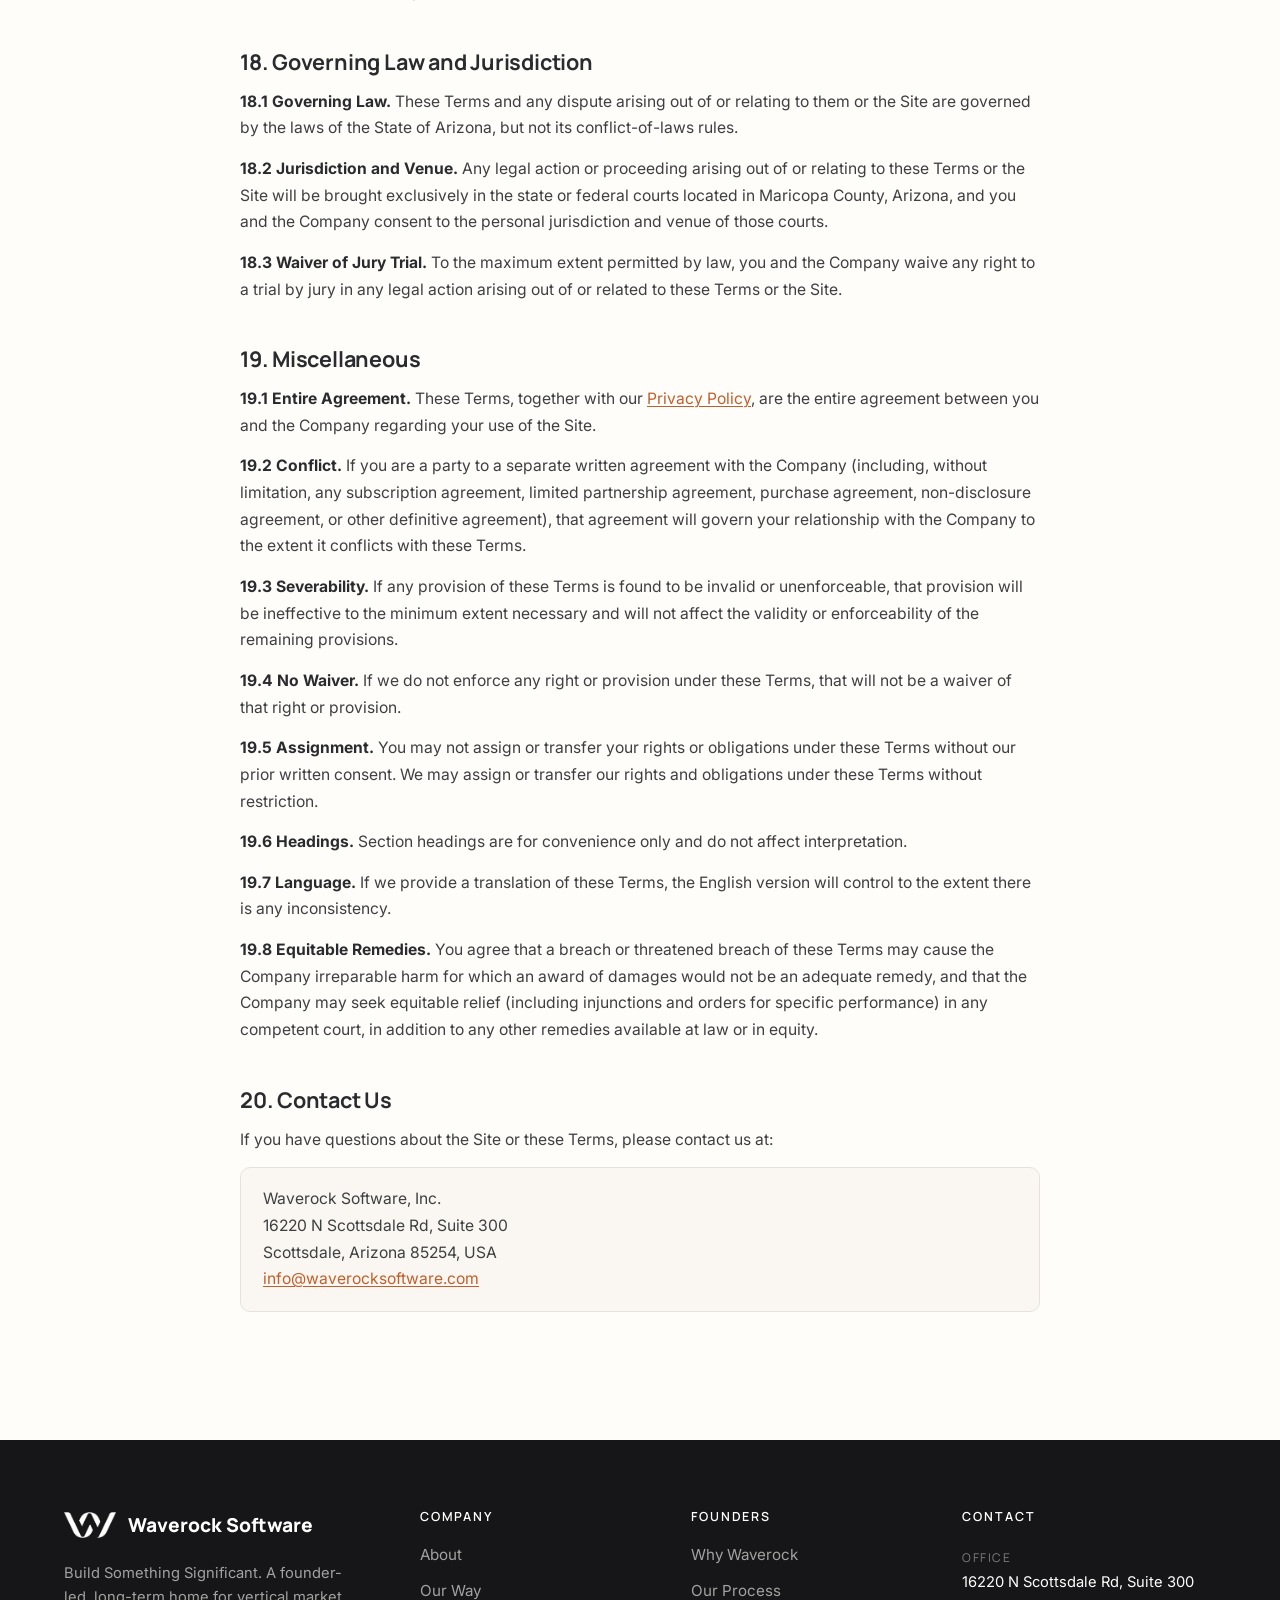
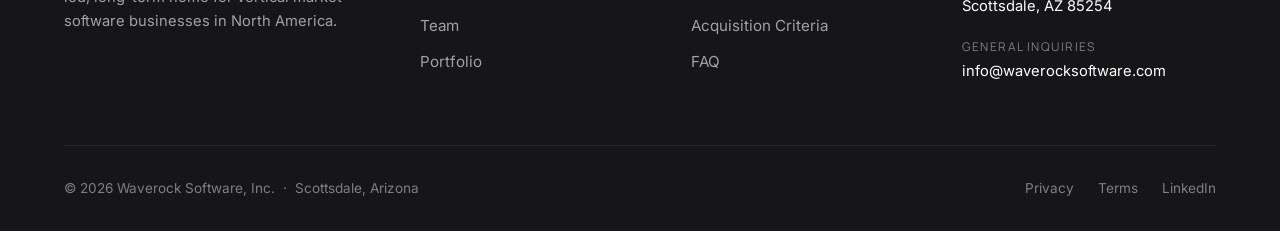
<file: terms.html>
<!DOCTYPE html>
<html lang="en">
<head>
<meta charset="UTF-8">
<meta name="viewport" content="width=device-width, initial-scale=1.0">
<title>Terms & Conditions — Waverock Software</title>
<meta name="description" content="Terms and conditions governing access to and use of the Waverock Software website.">

<link rel="preconnect" href="https://fonts.googleapis.com">
<link rel="preconnect" href="https://fonts.gstatic.com" crossorigin>
<link href="https://fonts.googleapis.com/css2?family=Manrope:wght@500;600;700;800&family=Inter:wght@400;500;600;700&display=swap" rel="stylesheet">

<link rel="stylesheet" href="site.css">

<link rel="canonical" href="https://waverocksoftware.com/terms.html">

<!-- Favicons -->
<link rel="icon" type="image/png" sizes="32x32" href="assets/waverock-mark-orange.png">
<link rel="icon" type="image/png" sizes="192x192" href="assets/waverock-mark-orange.png">
<link rel="apple-touch-icon" sizes="180x180" href="assets/waverock-mark-orange.png">
<meta name="theme-color" content="#C15F2C">

<!-- Open Graph -->
<meta property="og:type" content="article">
<meta property="og:site_name" content="Waverock Software">
<meta property="og:url" content="https://waverocksoftware.com/terms.html">
<meta property="og:title" content="Terms & Conditions — Waverock Software">
<meta property="og:description" content="Terms and conditions governing access to and use of the Waverock Software website.">
<meta property="og:image" content="https://waverocksoftware.com/assets/og-image.jpg">
<meta property="og:image:width" content="1200">
<meta property="og:image:height" content="630">
<meta property="og:image:alt" content="Waverock Software — A long-term home for vertical software businesses.">
<meta property="og:locale" content="en_US">

<!-- Twitter -->
<meta name="twitter:card" content="summary_large_image">
<meta name="twitter:title" content="Terms & Conditions — Waverock Software">
<meta name="twitter:description" content="Terms and conditions governing access to and use of the Waverock Software website.">
<meta name="twitter:image" content="https://waverocksoftware.com/assets/og-image.jpg">

<meta name="robots" content="index,follow">
</head>
<body class="legal-page">

<!-- ============ NAV ============ -->
<nav class="nav" id="nav">
  <div class="container">
    <div class="nav-inner">
      <a href="index.html" class="nav-logo" aria-label="Waverock Software Home">
        <img class="nav-logo-mark on-dark" src="assets/waverock-mark-white.png" alt="" aria-hidden="true"/>
        <img class="nav-logo-mark on-light" src="assets/waverock-mark-orange.png" alt="" aria-hidden="true"/>
        <span>Waverock Software</span>
      </a>
      <div class="nav-menu" id="nav-menu">
        <ul class="nav-links">
          <li><a href="index.html#why">Why Waverock</a></li>
          <li><a href="philosophy.html">Our Way</a></li>
          <li><a href="acquisition-criteria.html">Criteria</a></li>
          <li><a href="index.html#portfolio">Portfolio</a></li>
          <li><a href="index.html#team">Team</a></li>
          <li><a href="faqs.html">FAQ</a></li>
        </ul>
        <a href="index.html#contact" class="btn btn-primary nav-cta">Start a conversation</a>
      </div>
      <button class="nav-toggle" id="nav-toggle" aria-label="Menu">
        <svg width="24" height="24" viewBox="0 0 24 24" fill="none" stroke="currentColor" stroke-width="2">
          <line x1="3" y1="7" x2="21" y2="7"/>
          <line x1="3" y1="12" x2="21" y2="12"/>
          <line x1="3" y1="17" x2="21" y2="17"/>
        </svg>
      </button>
    </div>
  </div>
</nav>

<!-- ============ PAGE HERO ============ -->
<section class="page-hero">
  <div class="page-hero-photo" style="background-image: url('assets/wave-pano.jpg');"></div>
  <div class="page-hero-overlay"></div>
  <div class="container">
    <div class="page-hero-inner">
      <div class="breadcrumb">
        <a href="index.html">Home</a><span class="sep">/</span><span class="current">Terms & Conditions</span>
      </div>
      <div class="eyebrow">Legal</div>
      <h1>Website Terms &amp; Conditions</h1>
      <p class="lede">Last updated May 12, 2026.</p>
    </div>
  </div>
</section>

<section class="section">
  <div class="container">
    <article class="legal-body">
      <p class="legal-updated">Updated May 2026</p>
      <p class="legal-intro"><strong>By accessing or using the Site, you agree to these Terms. If you do not agree, do not access or use the Site.</strong></p>
      <p>These Terms and Conditions (the &ldquo;Terms&rdquo;) govern your access to and use of the website located at <a href="https://waverocksoftware.com/">waverocksoftware.com</a> and any related pages, content, and services (together, the &ldquo;Site&rdquo;). Waverock Software, Inc. (together with its affiliates, including Waverock Software Holdings, LLC, the &ldquo;Company,&rdquo; &ldquo;Waverock,&rdquo; &ldquo;we,&rdquo; &ldquo;us,&rdquo; or &ldquo;our&rdquo;) owns and operates the Site.</p>
      <p>By accessing or using the Site, you agree to these Terms. If you do not agree, do not access or use the Site.</p>

      <h2>1. Eligibility and Scope of These Terms</h2>
      <p><strong>1.1 General Use.</strong> You may access and use the Site only if you do so in compliance with these Terms. This Site is not directed to any person under the age of 18, and we do not knowingly collect personal information from children. The Site is intended for adults, but it does not require you to create an account or enter any transaction with the Company. If you choose to submit information through the Site, you represent that the information you provide is accurate and that you have the authority to provide it.</p>
      <p><strong>1.2 Use on an Organization&rsquo;s Behalf.</strong> If you access the Site on behalf of a business or other organization, your use of the Site does not, by itself, create any agreement or relationship between the Company and that organization. However, to the extent you voluntarily submit information on behalf of that organization (such as through a contact form), you represent that you are authorized to do so.</p>
      <p><strong>1.3 Geographic and Regulatory Restrictions.</strong> The Site is controlled and operated from the United States. While the Company may consider potential acquisition opportunities involving businesses located outside the United States, the Site and its content are not directed to, and should not be interpreted as directed to, any non-U.S. person for purposes of offering, marketing, or selling any securities or investment advisory services. Foreign business owners, operators, or representatives who access the Site for the purpose of exploring a potential corporate transaction with the Company do so on their own initiative and are solely responsible for complying with all laws and regulations that apply to them in their jurisdiction. Nothing on the Site should be construed as the Company&rsquo;s intention to: (a) market any fund or investment vehicle outside the United States, (b) conduct &ldquo;directed selling efforts&rdquo; in any foreign jurisdiction, or (c) subject the Company to registration, licensing, or qualification in any non-U.S. jurisdiction. No information on this site constitutes an offer to sell, or a solicitation of an offer to buy, any securities in any jurisdiction in which such offer or solicitation would be unlawful or to any person to whom it is unlawful to make such an offer or solicitation. The Company may restrict or block access to the Site by any geographic region or user at any time. <strong>The Company expressly disclaims any responsibility for compliance with foreign laws or regulations and does not represent or warrant that the Site, or any content on it, is appropriate, lawful, or available for use in any jurisdiction outside the United States.</strong></p>
      <p><strong>1.4 Binding Agreement.</strong> These Terms form a binding agreement between you and the Company. Each time you access or use the Site, you confirm your agreement to the then-current version of these Terms.</p>

      <h2>2. Informational Purposes Only &mdash; No Offer, No Advice</h2>
      <p><strong>2.1 General Informational Content.</strong> The Site and all content on it are made available solely for general informational purposes. The Company does not represent or warrant that any information on the Site is complete, accurate, reliable, up to date, or suitable for any particular purpose. The Company is under no obligation to update or correct any information on the Site and expressly disclaims any duty to do so. Your use of the Site and any reliance on the Site or its content are entirely at your own risk.</p>
      <p><strong>2.2 No Offer or Solicitation.</strong> The Site may describe the Company&rsquo;s business activities, including its evaluation and acquisition of businesses in the United States and internationally. Such descriptions relate solely to potential corporate transactions and do not constitute offers, solicitations, or marketing of securities or investment advisory services in any jurisdiction. Any offering of interests in any fund or investment vehicle managed by the Company will be made only through formal offering materials provided to eligible U.S. or non-U.S. investors in compliance with applicable law. Nothing on the Site should be relied on in connection with any investment decision.</p>
      <p><strong>2.3 No Investment, Legal, Tax, or Other Advice.</strong> The Site does not provide investment, legal, tax, accounting, or other professional advice, and you agree not to rely on the Site or its content for such advice. Your use of the Site does not create an advisory, client, fiduciary, or professional relationship between you and the Company. The Company disclaims any responsibility for decisions made or actions taken based on the Site or its content, and you should consult your own advisors regarding any legal, financial, or tax matter.</p>
      <p><strong>2.4 No Client or Fiduciary Relationship.</strong> Your access to or use of the Site does not create: (a) an investment advisory relationship, (b) a client relationship, (c) a fiduciary relationship, (d) a professional services relationship, or (e) any contractual or other relationship between you and the Company. No such relationship will exist unless and until the parties execute a formal written agreement that expressly establishes such relationship. You acknowledge that the Company owes no duties or obligations to you in connection with your access to or use of the Site.</p>
      <p><strong>2.5 No General Solicitation or Advertising.</strong> The Site and all content on it are provided solely for general informational purposes regarding the Company and its business activities, including its evaluation of potential corporate acquisitions in the United States and internationally. Nothing on the Site constitutes, or should be interpreted as constituting, &ldquo;general solicitation,&rdquo; &ldquo;general advertising,&rdquo; &ldquo;directed selling efforts,&rdquo; &ldquo;public marketing,&rdquo; or any other form of promotion of securities or investment advisory services, whether under the U.S. Securities Act of 1933 (including Regulation D and Regulation S), the Investment Advisers Act of 1940, any state securities laws, or any non-U.S. laws or regulations. The Company does not market, offer, or solicit the sale of any interests in any fund, vehicle, or account through the Site, and does not hold the Site out as a means of offering such interests to any person in any jurisdiction. No content on the Site is intended to, or may be relied upon to, form the basis of any investment decision or to evaluate the merits of any investment with the Company. Any references on the Site to past transactions, portfolio companies, acquisition criteria, investment philosophy, industry experience, personnel backgrounds, or international activities are not intended as marketing communications and do not constitute an offer of securities, a solicitation of investors, or a recommendation of any investment strategy. Such information is provided solely to describe the Company&rsquo;s general business operations for potential corporate counterparties. Any offering or sale of interests in a private fund or other investment vehicle sponsored or managed by the Company will be made exclusively through definitive confidential offering documents, provided only to eligible investors in private transactions that do not involve any form of public offering. No user should interpret any portion of the Site as an invitation, inducement, or encouragement to participate in any investment activity.</p>

      <h2>3. Forward-Looking Statements and Past Performance</h2>
      <p><strong>3.1 Forward-Looking Statements.</strong> The Site may contain statements, estimates, projections, or other information that is or may be considered &ldquo;forward-looking&rdquo; within the meaning of applicable securities laws. Such statements are based on current expectations, assumptions, beliefs, estimates, and projections of the Company or its personnel, and are inherently uncertain, involve known and unknown risks, contingencies, and other important factors, and are subject to change at any time without notice. Forward-looking statements speak only as of the date made, and the Company undertakes no obligation to update, revise, or correct any forward-looking statement or to provide any additional information, whether as a result of new information, future events, or otherwise. No user should rely on any forward-looking statement as a prediction or guarantee of future events, performance, or results. Actual outcomes may differ materially and may be affected by factors outside the Company&rsquo;s control. <strong>All forward-looking statements on the Site are expressly qualified in their entirety by this cautionary language, and the Company expressly disclaims any liability for actions taken or decisions made based on such statements.</strong></p>
      <p><strong>3.2 Past Performance and Prior Transactions.</strong> Any information on the Site regarding prior acquisitions, investments, portfolio companies, exits, performance, operating improvements, or other historical results is provided solely for illustrative purposes. Past performance is not indicative, predictive, or a guarantee of future results, and users should not assume that future results will be consistent with or similar to past outcomes. Descriptions of prior transactions may omit material facts, adverse outcomes, risks, losses, or other information. Case studies, examples, summaries, or references to past activities are selective in nature, may reflect only successful outcomes, and may not be representative of all transactions undertaken by the Company. No user should rely on any past performance information on the Site in evaluating the Company, its personnel, its strategy, or any potential transaction. <strong>The Company expressly disclaims any obligation to update, supplement, or correct any such information.</strong></p>

      <h2>4. Testimonials, Case Studies, and Third-Party Statements</h2>
      <p><strong>4.1 Individual Experiences Only.</strong> The Site may include testimonials, statements, quotes, endorsements, case studies, transaction descriptions, or other comments from founders, sellers, executives, portfolio company personnel, or third parties (collectively, &ldquo;Testimonials&rdquo;). These Testimonials represent the personal experiences or views of the individuals quoted and are not intended to be and should not be construed as statements about the experiences of all sellers, portfolio companies, or other persons. Testimonials may or may not be representative of the experiences of others and are not guarantees of any particular outcome. Individual experiences vary and are influenced by numerous factors, many of which are outside the Company&rsquo;s control.</p>
      <p><strong>4.2 No Compensation, No Endorsements, and No Reliance.</strong> Unless expressly disclosed, individuals providing Testimonials have not been compensated for their statements. However, such individuals may have ongoing relationships with the Company &mdash; including as co-investors, shareholders, employees, executives, sellers, advisors, or partners &mdash; which may create potential bias. Testimonials are provided for informational purposes only and do not constitute an endorsement, recommendation, or evaluation of the Company&rsquo;s services, investment strategy, or personnel. No user should rely on any Testimonial as a basis for any decision, including any business, strategic, financial, investment, partnership, or employment decision. <strong>The Company expressly disclaims any liability arising from reliance on Testimonials.</strong></p>
      <p><strong>4.3 No Warranties or Representations Regarding Third-Party Statements.</strong> The Site may contain statements, data, or information provided by third parties, including former owners, portfolio company managers, media sources, publications, or other external providers. The Company does not verify, endorse, or guarantee the accuracy, completeness, reliability, or truthfulness of any third-party information, and such information may be incomplete, outdated, selectively presented, or inaccurate. Any third-party content is provided strictly &ldquo;as is.&rdquo; <strong>The Company expressly disclaims: (a) any responsibility for errors or omissions in third-party content; (b) any obligation to update or correct such content; (c) any responsibility for the views, opinions, or representations of third parties; and (d) any liability for decisions made or actions taken based on third-party content. Users rely on all third-party statements and information entirely at their own risk.</strong></p>

      <h2>5. Permitted and Prohibited Uses</h2>
      <p><strong>5.1 Permitted Use.</strong> You may access and use the Site solely for lawful purposes and solely to obtain general information about the Company. You may not rely on the Site for financial, legal, investment, tax, or business decisions. The Company reserves the right to monitor your use of the Site.</p>
      <p><strong>5.2 Prohibited Use.</strong> You agree not to, directly or indirectly:</p>
      <ol class="legal-list">
        <li>use, or attempt to use, the Site in a way that violates any applicable law, regulation, or order;</li>
        <li>use the Site to send, upload, or transmit any material that is unlawful, harmful, fraudulent, defamatory, obscene, offensive, infringing, or otherwise objectionable;</li>
        <li>attempt to gain unauthorized access to the Site, any portion of the Site, or any systems or networks connected to the Site;</li>
        <li>interfere with or disrupt the operation of the Site or the servers or networks used to make the Site available;</li>
        <li>use any robot, spider, scraper, or other automated means to access the Site for any purpose without our express written permission;</li>
        <li>reverse engineer, decompile, or attempt to derive the source code of the Site;</li>
        <li>use the Site in a way that infringes or misappropriates the intellectual property or privacy rights of any person; or</li>
        <li>copy, reproduce, modify, distribute, publish, or create derivative works of any Site content except as expressly permitted under these Terms.</li>
      </ol>
      <p><strong>5.3</strong> The Company may suspend or terminate your access to the Site at any time, without notice, if it believes you have violated these Terms or pose a risk to the Site&rsquo;s integrity or the Company&rsquo;s interests.</p>

      <h2>6. Intellectual Property and Limited License</h2>
      <p><strong>6.1 Ownership.</strong> The Site and all content and materials on it &mdash; including text, graphics, logos, photographs, videos, audio, documents, downloads, layouts, and designs (collectively, &ldquo;Content&rdquo;) &mdash; are owned by or licensed to the Company and are protected by copyright, trademark, and other intellectual property laws.</p>
      <p><strong>6.2 Limited License.</strong> Subject to your compliance with these Terms, we grant you a limited, revocable, non-exclusive, non-transferable license to access and use the Site and view the Content for your personal or internal business use only.</p>
      <p><strong>6.3 Restrictions.</strong> Except as expressly allowed under these Terms, you will not: (a) copy, reproduce, modify, adapt, create derivative works of, or publicly display any Content; (b) distribute, transmit, republish, upload, post, or otherwise make available any Content to any third party; (c) remove, obscure, or alter any copyright, trademark, or other proprietary notices; (d) use any trademarks, logos, or trade dress displayed on the Site without our prior written consent; or (e) frame the Site or link to it in a manner that implies endorsement or affiliation.</p>
      <p><strong>6.4 No License or Transfer.</strong> Nothing on the Site grants any license or right to use any intellectual property owned or controlled by the Company or any third party, except as expressly provided in these Terms.</p>
      <p><strong>6.5 All Rights Reserved.</strong> All rights not expressly granted under these Terms are reserved to the Company.</p>
      <p><strong>6.6 Equitable Relief.</strong> You acknowledge and agree that any actual or threatened breach of Sections 5, 6, 7, 9, or 10 may cause immediate and irreparable harm to the Company for which monetary damages would be an inadequate remedy. In addition to any other rights and remedies available at law or in equity, the Company will be entitled, without the requirement to post bond or other security (to the extent permitted by law), to seek temporary, preliminary, and permanent injunctive relief, specific performance, or any other equitable relief to prevent or restrain any such breach or threatened breach. These remedies are cumulative and in addition to any other remedies the Company may have at law or in equity.</p>

      <h2>7. Downloadable Documents, Podcasts, and Other Resources</h2>
      <p><strong>7.1 Downloadable Materials.</strong> The Site may provide whitepapers, industry guides, or other documents for download. You may download these materials for your own personal or internal business use only. Such materials may be selective, incomplete, outdated, or subject to change, and the Company assumes no duty to update them.</p>
      <p><strong>7.2 No Reproduction or Redistribution.</strong> You may not modify, distribute, republish, or commercialize downloadable materials without the Company&rsquo;s express written consent.</p>
      <p><strong>7.3 Podcasts and Media.</strong> The Site may link to podcasts or media appearances by the Company&rsquo;s employees or representatives. Any views expressed in those materials are those of the speaker and may not reflect the views of the Company as a whole. These materials are informational only and do not constitute investment or other professional advice.</p>
      <p><strong>7.4 Updates and Removal.</strong> We may update, modify, or remove any downloadable materials, podcasts, or other resources at any time without notice.</p>
      <p><strong>7.5 Disclaimers.</strong> <strong>All downloadable or linked materials are provided &ldquo;as is,&rdquo; without warranties, and the Company disclaims all liability for their use.</strong></p>

      <h2>8. Job Opportunities and Recruiting</h2>
      <p><strong>8.1 No Offer of Employment.</strong> Any job postings or descriptions on the Site are for informational purposes only. They do not constitute offers of employment or guarantees of any particular role or compensation and the Company has no obligation to proceed with any candidate.</p>
      <p><strong>8.2 Separate Terms.</strong> Recruiting processes and employment relationships, if any, are governed by separate agreements and policies, not these Terms.</p>

      <h2>9. User Submissions and Communications</h2>
      <p><strong>9.1 Contact Forms and Email.</strong> The Site may allow you to submit your name, email address, and a message or other limited information to contact us or request information. You agree that any information you submit is accurate and that you have the right to provide it.</p>
      <p><strong>9.2 Non-Confidential Communications.</strong> Except as described in the Privacy Policy, any information or communications you submit through the Site are considered non-confidential and non-proprietary, and the Company has no obligations regarding such submissions.</p>
      <p><strong>9.3 Security of Submissions.</strong> Electronic communications may not be secure. Do not submit sensitive, proprietary, or highly confidential information (including material non-public information) through the Site.</p>
      <p><strong>9.4 License to the Company.</strong> You grant the Company a non-exclusive, royalty-free, perpetual, irrevocable, worldwide license to use, reproduce, modify, and distribute any non-personal information you submit for any legitimate business purpose.</p>
      <p><strong>9.5 No Sensitive Information.</strong> You agree not to submit sensitive information, including: (a) trade secrets, (b) material non-public information, (c) personal financial data, (d) protected health information, (e) confidential business plans, or (f) proprietary code, algorithms, or inventions. <strong>The Company disclaims liability for any sensitive information submitted in violation of this section.</strong></p>

      <h2>10. Third-Party Content and Links</h2>
      <p><strong>10.1 Third-Party Websites.</strong> The Site may contain links to third-party websites or resources, including portfolio company sites, podcast platforms, news sites, or third-party recruiters. These links are provided for convenience only. We do not control and are not responsible for the content, policies, or practices of any third-party sites.</p>
      <p><strong>10.2 No Endorsement.</strong> A link from the Site to a third-party site does not mean we endorse or recommend that third party or any products, services, or information it provides.</p>
      <p><strong>10.3 No Responsibility.</strong> The Company is not responsible for: (a) the availability, accuracy, security, legality, or content of third-party websites; (b) any products, services, or content described on such sites; or (c) damages or losses arising from third-party sites.</p>
      <p><strong>10.4 Use at Your Own Risk.</strong> Your use of third-party content is entirely at your own risk.</p>

      <h2>11. Privacy and Cookies</h2>
      <p><strong>11.1 Privacy Policy.</strong> Our <a href="privacy.html">Privacy Policy</a> describes how we collect, use, and share personal information in connection with the Site. By using the Site, you acknowledge that you have reviewed our Privacy Policy.</p>
      <p><strong>11.2 Cookies.</strong> Our Privacy Policy also describes how we use cookies and similar technologies. Your continued use of the Site indicates your consent to the use of cookies as described there, to the extent required by applicable law.</p>
      <p><strong>11.3 No Assumption of Responsibility.</strong> <strong>The Company disclaims responsibility for privacy or data practices of third-party sites linked from the Site.</strong></p>

      <h2>12. No Warranties</h2>
      <p><strong>12.1 &ldquo;As Is&rdquo; and &ldquo;As Available.&rdquo;</strong> The Site and all Content are provided on an &ldquo;as is&rdquo; and &ldquo;as available&rdquo; basis. To the maximum extent permitted by law, we disclaim all warranties and representations of any kind, whether express, implied, or statutory, including, but not limited to, all warranties of merchantability, fitness for a particular purpose, non-infringement, title, accuracy, completeness, reliability, security, or availability.</p>
      <p><strong>12.2 No Guarantee of Availability or Security.</strong> We do not guarantee that the Site will be uninterrupted, secure, error-free, free from viruses or other harmful components, or that defects will be corrected. You are responsible for implementing appropriate safeguards (such as antivirus software) to protect your systems and data.</p>
      <p><strong>12.3 No Responsibility for Errors or Omissions.</strong> We do not guarantee that the information on the Site is accurate, complete, or up to date, and we are not obligated to update any information.</p>

      <h2>13. Limitation of Liability</h2>
      <p><strong>13.1 Exclusion of Certain Damages.</strong> <strong>To the maximum extent permitted by law, the Company and its directors, officers, employees, agents, partners, and affiliates will not be liable to you or any third party for any: (a) indirect, incidental, consequential, special, punitive, or exemplary damages; (b) lost profits, lost opportunities, or loss of data; (c) business interruption; (d) reputational harm; or (e) damages arising out of or in connection with your use of, or inability to use, the Site or any Content &mdash; even if we have been advised of the possibility of such damages.</strong></p>
      <p><strong>13.2 Cap on Liability.</strong> <strong>To the extent any liability is not legally excludable, our total cumulative liability arising out of or related to your use of the Site will not exceed one hundred U.S. dollars (USD $100).</strong></p>
      <p><strong>13.3 Jurisdictional Limits.</strong> <strong>Some jurisdictions do not allow the exclusion or limitation of certain damages. In those jurisdictions, our liability will be limited to the greatest extent permitted by law.</strong></p>
      <p><strong>13.4 Applicability.</strong> <strong>The limitations set forth in Sections 13.1, 13.2, and 13.3 apply regardless of the cause of action, whether in tort, contract, negligence, strict liability, or otherwise.</strong></p>

      <h2>14. Indemnification</h2>
      <p><strong>You agree to indemnify, defend, and hold harmless the Company and its affiliates, and their respective directors, officers, employees, and agents, from and against any claims, liabilities, damages, losses, and expenses (including reasonable legal fees) arising out of or in any way connected with (a) your access to or use of the Site, (b) your violation of these Terms, or (c) your violation of any applicable law or any rights of a third party.</strong></p>

      <h2>15. Changes to the Site and to These Terms</h2>
      <p><strong>15.1 Changes to the Site.</strong> We may update, modify, or discontinue all or any part of the Site at any time without notice.</p>
      <p><strong>15.2 Changes to These Terms.</strong> We may update these Terms from time to time. Your continued use of the Site after we publish updated Terms means that you accept those changes.</p>

      <h2>16. Termination and Suspension</h2>
      <p>We may, in our sole discretion and without notice, suspend or terminate your access to the Site (in whole or in part) for any reason, including, but not limited to, if we believe you have violated these Terms, pose a security or legal risk, or misuse the Site in any way. Upon termination, the license granted to you in Section 6 will end immediately, but Sections 2 through 20 will survive.</p>

      <h2>17. Compliance with Laws; Sanctions</h2>
      <p>You represent that you are not subject to any sanctions or prohibited-party lists administered by any relevant governmental authority, and that you will not access or use the Site in violation of any sanctions, anti-money-laundering, or anti-corruption laws that apply to you or to the Company. You are solely responsible for compliance with all laws that apply to you because of your access to or use of the Site, including any restrictions on the receipt of investment-related information.</p>

      <h2>18. Governing Law and Jurisdiction</h2>
      <p><strong>18.1 Governing Law.</strong> These Terms and any dispute arising out of or relating to them or the Site are governed by the laws of the State of Arizona, but not its conflict-of-laws rules.</p>
      <p><strong>18.2 Jurisdiction and Venue.</strong> Any legal action or proceeding arising out of or relating to these Terms or the Site will be brought exclusively in the state or federal courts located in Maricopa County, Arizona, and you and the Company consent to the personal jurisdiction and venue of those courts.</p>
      <p><strong>18.3 Waiver of Jury Trial.</strong> To the maximum extent permitted by law, you and the Company waive any right to a trial by jury in any legal action arising out of or related to these Terms or the Site.</p>

      <h2>19. Miscellaneous</h2>
      <p><strong>19.1 Entire Agreement.</strong> These Terms, together with our <a href="privacy.html">Privacy Policy</a>, are the entire agreement between you and the Company regarding your use of the Site.</p>
      <p><strong>19.2 Conflict.</strong> If you are a party to a separate written agreement with the Company (including, without limitation, any subscription agreement, limited partnership agreement, purchase agreement, non-disclosure agreement, or other definitive agreement), that agreement will govern your relationship with the Company to the extent it conflicts with these Terms.</p>
      <p><strong>19.3 Severability.</strong> If any provision of these Terms is found to be invalid or unenforceable, that provision will be ineffective to the minimum extent necessary and will not affect the validity or enforceability of the remaining provisions.</p>
      <p><strong>19.4 No Waiver.</strong> If we do not enforce any right or provision under these Terms, that will not be a waiver of that right or provision.</p>
      <p><strong>19.5 Assignment.</strong> You may not assign or transfer your rights or obligations under these Terms without our prior written consent. We may assign or transfer our rights and obligations under these Terms without restriction.</p>
      <p><strong>19.6 Headings.</strong> Section headings are for convenience only and do not affect interpretation.</p>
      <p><strong>19.7 Language.</strong> If we provide a translation of these Terms, the English version will control to the extent there is any inconsistency.</p>
      <p><strong>19.8 Equitable Remedies.</strong> You agree that a breach or threatened breach of these Terms may cause the Company irreparable harm for which an award of damages would not be an adequate remedy, and that the Company may seek equitable relief (including injunctions and orders for specific performance) in any competent court, in addition to any other remedies available at law or in equity.</p>

      <h2>20. Contact Us</h2>
      <p>If you have questions about the Site or these Terms, please contact us at:</p>
      <address class="legal-address">
        Waverock Software, Inc.<br>
        16220 N Scottsdale Rd, Suite 300<br>
        Scottsdale, Arizona 85254, USA<br>
        <a href="mailto:info@waverocksoftware.com">info@waverocksoftware.com</a>
      </address>

    </article>
  </div>
</section>

<!-- ============ FOOTER ============ -->
<footer class="footer">
  <div class="container">
    <div class="footer-grid">
      <div class="footer-brand">
        <div class="footer-logo">
          <img src="assets/waverock-mark-white.png" alt="" aria-hidden="true"/>
          Waverock Software
        </div>
        <p>Build Something Significant. A founder-led, long-term home for vertical market software businesses in North America.</p>
      </div>

      <div class="footer-col">
        <h4>Company</h4>
        <ul>
          <li><a href="index.html#who">About</a></li>
          <li><a href="philosophy.html">Our Way</a></li>
          <li><a href="index.html#team">Team</a></li>
          <li><a href="index.html#portfolio">Portfolio</a></li>
        </ul>
      </div>

      <div class="footer-col">
        <h4>Founders</h4>
        <ul>
          <li><a href="index.html#why">Why Waverock</a></li>
          <li><a href="index.html#process">Our Process</a></li>
          <li><a href="acquisition-criteria.html">Acquisition Criteria</a></li>
          <li><a href="faqs.html">FAQ</a></li>
        </ul>
      </div>

      <div class="footer-contact">
        <h4 style="color: white; font-size: 0.78rem; text-transform: uppercase; letter-spacing: 0.15em; margin-bottom: 6px; font-weight: 600;">Contact</h4>
        <div>
          <div class="label">Office</div>
          <a href="https://maps.google.com/?q=16220+N+Scottsdale+Rd+Suite+300+Scottsdale+AZ+85254" target="_blank" rel="noopener">16220 N Scottsdale Rd, Suite 300<br>Scottsdale, AZ 85254</a>
        </div>
        <div>
          <div class="label">General inquiries</div>
          <a href="mailto:info@waverocksoftware.com">info@waverocksoftware.com</a>
        </div>
      </div>
    </div>

    <div class="footer-bottom">
      <div>&copy; 2026 Waverock Software, Inc. &nbsp;&middot;&nbsp; Scottsdale, Arizona</div>
      <div class="legal">
        <a href="#">Privacy</a>
        <a href="#">Terms</a>
        <a href="https://www.linkedin.com/company/waverocksoftware/" target="_blank" rel="noopener">LinkedIn</a>
      </div>
    </div>
  </div>
</footer>

<script>
  const nav = document.getElementById('nav');
  const onScroll = () => {
    if (window.scrollY > 30) nav.classList.add('scrolled');
    else nav.classList.remove('scrolled');
  };
  window.addEventListener('scroll', onScroll, { passive: true });
  onScroll();

  const toggle = document.getElementById('nav-toggle');
  const menu = document.getElementById('nav-menu');
  toggle.addEventListener('click', () => menu.classList.toggle('open'));
  menu.querySelectorAll('a').forEach(a => a.addEventListener('click', () => menu.classList.remove('open')));

  const reveals = document.querySelectorAll('.section-head, .principle, .service-chip, .dos-card, .prose-body, .ai-pillar, .ai-scorecard-note');
  reveals.forEach(el => el.classList.add('reveal'));
  const io = new IntersectionObserver(entries => {
    entries.forEach(e => {
      if (e.isIntersecting) { e.target.classList.add('in'); io.unobserve(e.target); }
    });
  }, { threshold: 0.08, rootMargin: '0px 0px -60px 0px' });
  reveals.forEach(el => io.observe(el));
</script>

<script type="application/ld+json">
{"@context": "https://schema.org","@type": "Organization","@id": "https://waverocksoftware.com/#organization","name": "Waverock Software","url": "https://waverocksoftware.com/","logo": "https://waverocksoftware.com/assets/waverock-lockup-color.png","image": "https://waverocksoftware.com/assets/og-image.jpg","description": "A founder-led, long-term holding company that acquires and operates niche vertical software businesses in North America.","slogan": "Build Something Significant","foundingLocation": {"@type": "Place","name": "Scottsdale, Arizona"},"address": {"@type": "PostalAddress","streetAddress": "16220 N Scottsdale Rd, Suite 300","addressLocality": "Scottsdale","addressRegion": "AZ","postalCode": "85254","addressCountry": "US"},"email": "info@waverocksoftware.com","sameAs": ["https://www.linkedin.com/company/waverocksoftware/"],"knowsAbout": ["Vertical software acquisition","Long-term holding company","Permanent capital","B2B SaaS","Vertical SaaS","Founder-led acquisition","AI-first strategy"],"areaServed": [{"@type": "Country","name": "United States"},{"@type": "Country","name": "Canada"}],"founder": {"@type": "Person","name": "Mike Rozenfeld","jobTitle": "CEO & Founder","image": "https://waverocksoftware.com/assets/Mike%20Rozenfeld.jpg","sameAs": ["https://www.linkedin.com/in/mikerozenfeld/"],"alumniOf": [{"@type": "Organization","name": "Ross School of Business — University of Michigan"},{"@type": "Organization","name": "McKinsey & Company"}],"knowsAbout": ["Vertical software","Holding company operations","M&A","CEO operating","Healthcare capital planning"],"worksFor": {"@id": "https://waverocksoftware.com/#organization"}}}
</script>

</body>
</html>
</file>
<file: site.css>
/* ==========================================================================
   Waverock Software — shared prototype stylesheet
   Used by: index.html, philosophy.html, acquisition-criteria.html, faqs.html
   ========================================================================== */

:root {
  --orange: #C15F2C;
  --orange-deep: #9F4C22;
  --orange-light: #E5834A;
  --orange-faint: #F5DDC9;
  --charcoal: #2A2B2E;
  --charcoal-soft: #3F3F42;
  --grey: #6B6B6F;
  --grey-soft: #9E9EA2;
  --cream: #FAF7F2;
  --off-white: #FFFDF9;
  --border: #E6E1DA;
  --black: #161618;

  --font-display: 'Manrope', system-ui, -apple-system, Segoe UI, sans-serif;
  --font-body: 'Inter', system-ui, -apple-system, Segoe UI, sans-serif;

  --max-width: 1200px;
  --radius: 10px;
  --radius-lg: 16px;
  --transition: 200ms ease;
}

* { box-sizing: border-box; margin: 0; padding: 0; }
html { scroll-behavior: smooth; }

body {
  font-family: var(--font-body);
  color: var(--charcoal);
  background: var(--off-white);
  line-height: 1.6;
  font-size: 16px;
  -webkit-font-smoothing: antialiased;
  -moz-osx-font-smoothing: grayscale;
}

a { color: inherit; text-decoration: none; }
img, svg { display: block; max-width: 100%; }

.container { max-width: var(--max-width); margin: 0 auto; padding: 0 24px; }

h1, h2, h3, h4 {
  font-family: var(--font-display);
  color: var(--charcoal);
  letter-spacing: -0.02em;
  line-height: 1.15;
  font-weight: 700;
}

h1 { font-size: clamp(2.25rem, 5.2vw, 4.25rem); font-weight: 800; }
h2 { font-size: clamp(1.85rem, 3.6vw, 2.75rem); }
h3 { font-size: 1.4rem; }
h4 { font-size: 1.1rem; }

p { color: var(--charcoal-soft); }

.eyebrow {
  font-family: var(--font-display);
  font-size: 0.8rem;
  font-weight: 700;
  color: var(--orange);
  text-transform: uppercase;
  letter-spacing: 0.18em;
  margin-bottom: 16px;
}

/* ============ BUTTONS ============ */
.btn {
  display: inline-flex; align-items: center; gap: 8px;
  padding: 14px 26px; border-radius: 999px;
  font-family: var(--font-display); font-weight: 600;
  font-size: 0.95rem; letter-spacing: 0.01em;
  transition: var(--transition); cursor: pointer;
  border: none; white-space: nowrap;
}
.btn-primary { background: var(--orange); color: white; }
.btn-primary:hover { background: var(--orange-deep); transform: translateY(-1px); }
.btn-ghost { background: transparent; color: white; border: 1.5px solid rgba(255,255,255,0.35); }
.btn-ghost:hover { background: rgba(255,255,255,0.08); border-color: rgba(255,255,255,0.6); }
.btn-dark { background: var(--charcoal); color: white; }
.btn-dark:hover { background: var(--black); transform: translateY(-1px); }
.btn-outline { background: transparent; color: var(--charcoal); border: 1.5px solid var(--border); }
.btn-outline:hover { border-color: var(--charcoal); }
.btn .arrow { transition: transform var(--transition); }
.btn:hover .arrow { transform: translateX(4px); }

/* ============ NAV ============ */
/* Always solid: cream background, charcoal text — readable on every page from the top. */
.nav {
  position: fixed; top: 0; left: 0; right: 0;
  z-index: 100; padding: 14px 0;
  background: rgba(255, 253, 249, 0.92);
  backdrop-filter: saturate(140%) blur(14px);
  -webkit-backdrop-filter: saturate(140%) blur(14px);
  border-bottom: 1px solid rgba(230, 225, 218, 0.7);
  transition: padding var(--transition), box-shadow var(--transition), background var(--transition);
}
.nav.scrolled {
  padding: 10px 0;
  background: rgba(255, 253, 249, 0.96);
  box-shadow: 0 6px 22px -10px rgba(0,0,0,0.10);
}

.nav-inner { display: flex; align-items: center; justify-content: space-between; gap: 24px; }
.nav-logo {
  display: flex; align-items: center; gap: 12px;
  font-family: var(--font-display); font-weight: 800;
  font-size: 1.15rem; letter-spacing: -0.01em;
  color: var(--charcoal); text-decoration: none;
}
.nav-logo-mark { width: 42px; height: 22px; flex-shrink: 0; object-fit: contain; display: block; }
/* Always show the orange-on-light mark; the white-on-dark variant is no longer used. */
.nav-logo-mark.on-dark { display: none; }
.nav-logo-mark.on-light { display: block; }
.nav-menu { display: flex; align-items: center; gap: 32px; }
.nav-links { display: flex; gap: 28px; list-style: none; }
.nav-links a {
  font-family: var(--font-display); font-size: 0.92rem; font-weight: 500;
  color: var(--charcoal-soft); transition: color var(--transition);
}
.nav-links a:hover { color: var(--orange); }
.nav-links a.is-active { color: var(--orange); }
.nav-cta { padding: 10px 20px; font-size: 0.9rem; }
.nav-toggle {
  display: none; background: none; border: none; cursor: pointer;
  width: 32px; height: 32px; color: var(--charcoal);
}

/* ============ HERO (homepage, SVG wave canyon) ============ */
.hero {
  position: relative; min-height: 100vh; background: var(--black); color: white;
  display: flex; align-items: center; overflow: hidden; padding: 140px 0 80px;
}
.hero-photo {
  position: absolute; inset: 0; z-index: 0;
  background-size: cover; background-position: center;
  filter: grayscale(0.35) contrast(1.05);
}
.hero-overlay {
  position: absolute; inset: 0; z-index: 1;
  background:
    radial-gradient(ellipse at 25% 80%, rgba(193, 95, 44, 0.45), transparent 55%),
    radial-gradient(ellipse at 80% 20%, rgba(159, 76, 34, 0.35), transparent 60%),
    linear-gradient(180deg, rgba(14,14,16,0.55) 0%, rgba(14,14,16,0.4) 40%, rgba(14,14,16,0.92) 100%);
}
.hero-inner { position: relative; z-index: 3; width: 100%; }
.hero-kicker {
  display: inline-flex; align-items: center; gap: 8px;
  font-family: var(--font-display); font-weight: 600; font-size: 0.82rem;
  color: var(--orange-light); text-transform: uppercase; letter-spacing: 0.22em;
  background: rgba(193, 95, 44, 0.14); border: 1px solid rgba(229, 131, 74, 0.35);
  padding: 8px 16px; border-radius: 999px; margin-bottom: 28px;
}
.hero-kicker::before {
  content: ""; width: 6px; height: 6px; border-radius: 50%;
  background: var(--orange-light); box-shadow: 0 0 12px var(--orange-light);
}
.hero h1 { color: white; max-width: 920px; margin-bottom: 28px; }
.hero h1 .accent { color: var(--orange-light); font-style: italic; font-weight: 700; }
.hero-sub {
  font-size: clamp(1.05rem, 1.6vw, 1.25rem);
  color: rgba(255,255,255,0.78); max-width: 700px; margin-bottom: 40px; line-height: 1.55;
}
.hero-ctas { display: flex; gap: 14px; flex-wrap: wrap; margin-bottom: 72px; }
.hero-stats {
  display: grid; grid-template-columns: repeat(4, 1fr); gap: 40px;
  padding-top: 36px; border-top: 1px solid rgba(255,255,255,0.12); max-width: 880px;
}
.hero-stat .num {
  font-family: var(--font-display); font-size: clamp(1.5rem, 2.6vw, 2rem);
  font-weight: 800; color: white; letter-spacing: -0.02em; line-height: 1; margin-bottom: 8px;
}
.hero-stat .num .unit { color: var(--orange-light); }
.hero-stat .label {
  font-size: 0.82rem; color: rgba(255,255,255,0.6);
  text-transform: uppercase; letter-spacing: 0.1em; font-weight: 500;
}

/* ============ PAGE HERO (supporting pages, wave photo) ============ */
.page-hero {
  position: relative;
  min-height: 62vh;
  background: var(--black);
  color: white;
  display: flex;
  align-items: flex-end;
  overflow: hidden;
  padding: 160px 0 80px;
}
.page-hero-photo {
  position: absolute; inset: 0; z-index: 0;
  background-size: cover; background-position: center;
  filter: grayscale(0.4) contrast(1.05);
}
.page-hero-overlay {
  position: absolute; inset: 0; z-index: 1;
  background:
    radial-gradient(ellipse at 20% 90%, rgba(193,95,44,0.55), transparent 55%),
    radial-gradient(ellipse at 80% 20%, rgba(159,76,34,0.4), transparent 60%),
    linear-gradient(180deg, rgba(14,14,16,0.45) 0%, rgba(14,14,16,0.3) 40%, rgba(14,14,16,0.88) 100%);
}
.page-hero-inner { position: relative; z-index: 2; width: 100%; max-width: 880px; }
.page-hero .eyebrow { color: var(--orange-light); }
.page-hero h1 {
  color: white;
  font-size: clamp(2.2rem, 5vw, 3.75rem);
  margin-bottom: 24px;
  max-width: 820px;
}
.page-hero h1 em { font-style: italic; color: var(--orange-light); font-weight: 800; }
.page-hero .lede {
  font-size: clamp(1.05rem, 1.5vw, 1.2rem);
  color: rgba(255,255,255,0.82);
  max-width: 640px;
  line-height: 1.6;
}

/* ============ SECTIONS ============ */
.section { padding: 110px 0; position: relative; }
.section-cream { background: var(--cream); }
.section-dark { background: var(--charcoal); color: white; position: relative; overflow: hidden; }
.section-dark .container { position: relative; z-index: 2; }
.section-stria { position: absolute; inset: 0; z-index: 1; opacity: 0.18; pointer-events: none; }
.section-dark h2, .section-dark h3 { color: white; }
.section-dark p { color: rgba(255,255,255,0.75); }

.section-head { max-width: 780px; margin-bottom: 60px; }
.section-head.center { margin-left: auto; margin-right: auto; text-align: center; }
.section-head .lede { font-size: clamp(1.05rem, 1.4vw, 1.2rem); color: var(--charcoal-soft); margin-top: 18px; line-height: 1.55; }
.section-dark .section-head .lede { color: rgba(255,255,255,0.75); }

/* ============ INTRO GRID / WHO WE ARE ============ */
.intro-grid { display: grid; grid-template-columns: 1.1fr 1fr; gap: 80px; align-items: center; }
.intro-copy h2 { font-size: clamp(1.75rem, 3vw, 2.5rem); margin-bottom: 24px; }
.intro-copy p { font-size: 1.05rem; margin-bottom: 18px; line-height: 1.7; }
.intro-copy .highlight { color: var(--orange); font-weight: 600; }

/* Justified prose on the home page (scoped via body.page-home) */
body.page-home .intro-copy p,
body.page-home .hero-sub,
body.page-home .section-head .lede,
body.page-home .track-footnote,
body.page-home .fit-item p {
  text-align: justify;
  hyphens: auto;
  -webkit-hyphens: auto;
}
.intro-visual { position: relative; aspect-ratio: 4 / 5; border-radius: var(--radius-lg); overflow: hidden; background: var(--charcoal); }
.intro-visual svg { width: 100%; height: 100%; }
.intro-photo {
  position: absolute; inset: 0;
  width: 100%; height: 100%;
  object-fit: cover;
  object-position: center 35%;
  display: block;
}
.intro-visual-overlay {
  position: absolute; inset: 0;
  background: linear-gradient(180deg, rgba(26,26,28,0.0) 0%, rgba(26,26,28,0.0) 45%, rgba(26,26,28,0.18) 100%);
  pointer-events: none;
}
.intro-badge {
  position: absolute; bottom: 24px; left: 24px; right: 24px;
  background: rgba(255, 253, 249, 0.96); backdrop-filter: blur(10px);
  border-radius: var(--radius); padding: 20px 24px;
  display: flex; gap: 16px; align-items: center;
}
.intro-badge-icon {
  width: 42px; height: 42px; border-radius: 10px;
  background: linear-gradient(135deg, var(--orange), var(--orange-deep));
  display: grid; place-items: center; color: white; flex-shrink: 0;
}
.intro-badge-text { font-family: var(--font-display); font-size: 0.9rem; color: var(--charcoal); font-weight: 600; line-height: 1.3; }
.intro-badge-text span { display: block; color: var(--grey); font-size: 0.78rem; font-weight: 500; margin-top: 3px; }

/* ============ PILLARS ============ */
.pillars { display: grid; grid-template-columns: repeat(4, 1fr); gap: 24px; }
.pillar {
  background: var(--off-white); border: 1px solid var(--border);
  border-radius: var(--radius-lg); padding: 36px 28px;
  transition: var(--transition); position: relative; overflow: hidden;
}
.pillar:hover { transform: translateY(-4px); border-color: var(--orange); box-shadow: 0 24px 50px -30px rgba(193,95,44,0.35); }
.pillar-icon {
  width: 52px; height: 52px; border-radius: 12px;
  background: linear-gradient(135deg, rgba(193,95,44,0.12), rgba(229,131,74,0.18));
  color: var(--orange); display: grid; place-items: center; margin-bottom: 24px;
}
.pillar h3 { font-size: 1.2rem; margin-bottom: 12px; }
.pillar p { font-size: 0.95rem; line-height: 1.6; }
.pillar-num {
  position: absolute; top: 20px; right: 24px;
  font-family: var(--font-display); font-size: 0.85rem; font-weight: 700;
  color: var(--grey-soft); letter-spacing: 0.05em;
}

/* ============ WAY / QUOTE ============ */
.way-quote { max-width: 920px; margin: 0 auto; text-align: center; }
.way-quote .big {
  font-family: var(--font-display); font-size: clamp(1.75rem, 3.4vw, 2.5rem);
  font-weight: 600; line-height: 1.3; color: white; letter-spacing: -0.015em;
}
.way-quote .big em { font-style: italic; color: var(--orange-light); }
.way-quote .attrib {
  margin-top: 36px; display: inline-flex; align-items: center; gap: 14px;
  color: rgba(255,255,255,0.65); font-size: 0.9rem;
}
.way-quote .attrib .line { width: 40px; height: 1px; background: rgba(255,255,255,0.3); }

/* ============ DOS / DONTS ============ */
.dos-donts { display: grid; grid-template-columns: 1fr 1fr; gap: 28px; margin-top: 60px; }
.dos-card { background: white; border-radius: var(--radius-lg); padding: 40px; border: 1px solid var(--border); }
.dos-card.dos { background: linear-gradient(180deg, #FDF5EE 0%, #F9EADA 100%); border-color: var(--orange-faint); }
.dos-card h3 { display: flex; align-items: center; gap: 12px; margin-bottom: 24px; font-size: 1.3rem; color: var(--charcoal); }
.dos-card.dos h3 { color: var(--orange-deep); }
.dos-card.donts h3 { color: var(--charcoal); }
.dos-card h3 .tag {
  font-family: var(--font-display); font-size: 0.7rem; font-weight: 700;
  letter-spacing: 0.15em; text-transform: uppercase; padding: 4px 10px; border-radius: 5px;
}
.dos-card.dos h3 .tag { background: var(--orange); color: white; }
.dos-card.donts h3 .tag { background: var(--charcoal); color: white; }
.dos-card ul { list-style: none; }
.dos-card li {
  display: flex; gap: 12px; padding: 10px 0; font-size: 0.97rem;
  color: var(--charcoal-soft); line-height: 1.55; border-bottom: 1px solid rgba(0,0,0,0.06);
}
.dos-card li:last-child { border-bottom: none; }
.dos-card .bullet { flex-shrink: 0; width: 18px; height: 18px; border-radius: 50%; display: grid; place-items: center; margin-top: 3px; }
.dos-card.dos .bullet { background: var(--orange); color: white; }
.dos-card.donts .bullet { background: #2A2B2E; color: white; }
.dos-card .bullet svg { width: 10px; height: 10px; }

/* ============ PROCESS ============ */
.process-steps {
  display: grid; grid-template-columns: repeat(4, 1fr); gap: 0;
  margin-top: 60px; border-top: 1px solid var(--border); border-bottom: 1px solid var(--border);
}
.process-step { padding: 40px 28px; border-right: 1px solid var(--border); position: relative; }
.process-step:last-child { border-right: none; }
.process-step-num {
  font-family: var(--font-display); font-weight: 800; font-size: 3rem;
  color: var(--orange); line-height: 1; margin-bottom: 20px; letter-spacing: -0.04em;
}
.process-step h4 { font-size: 1.15rem; margin-bottom: 12px; color: var(--charcoal); }
.process-step p { font-size: 0.93rem; line-height: 1.6; color: var(--charcoal-soft); }

/* ============ PORTFOLIO ============ */
.portfolio-grid { display: grid; grid-template-columns: repeat(3, 1fr); gap: 24px; }
.portfolio-card {
  background: white; border-radius: var(--radius-lg); overflow: hidden;
  border: 1px solid var(--border); transition: var(--transition);
  display: flex; flex-direction: column;
  /* Reset button defaults so <button> renders identically to <div> */
  font: inherit; color: inherit; text-align: left; cursor: pointer; width: 100%; padding: 0;
}
.portfolio-card:hover { transform: translateY(-4px); box-shadow: 0 24px 50px -30px rgba(0,0,0,0.25); border-color: var(--charcoal-soft); }
.portfolio-card:focus-visible { outline: 2px solid var(--orange); outline-offset: 3px; }
.portfolio-header { padding: 32px 28px 0; }
.portfolio-logo { height: 64px; display: flex; align-items: center; margin-bottom: 18px; }
.portfolio-logo svg,
.portfolio-logo img { max-height: 100%; max-width: 220px; height: auto; width: auto; object-fit: contain; }
.portfolio-logo .wordmark {
  font-family: var(--font-display); font-weight: 800; font-size: 1.6rem;
  letter-spacing: -0.01em; color: var(--charcoal);
}
.portfolio-tag {
  display: inline-block; font-family: var(--font-display); font-size: 0.72rem;
  font-weight: 600; letter-spacing: 0.1em; text-transform: uppercase;
  color: var(--orange); background: rgba(193, 95, 44, 0.08);
  padding: 5px 10px; border-radius: 5px; margin-bottom: 16px;
}
.portfolio-card h3 { font-size: 1.15rem; margin-bottom: 12px; line-height: 1.3; }
.portfolio-card p { font-size: 0.95rem; line-height: 1.6; padding: 0 28px; flex-grow: 1; }
.portfolio-footer {
  padding: 20px 28px 28px; margin-top: 24px;
  border-top: 1px solid var(--border);
  display: flex; justify-content: space-between; align-items: center;
}
.portfolio-link {
  font-family: var(--font-display); font-size: 0.88rem; font-weight: 600;
  color: var(--charcoal); display: inline-flex; align-items: center; gap: 6px;
  transition: color var(--transition), gap var(--transition);
}
.portfolio-link:hover { color: var(--orange); gap: 10px; }
.portfolio-meta { font-size: 0.8rem; color: var(--grey); }

/* ============ COMPANY MODAL ============ */
.company-modal {
  position: fixed; inset: 0; z-index: 1000;
  display: flex; align-items: center; justify-content: center;
  padding: 20px;
}
.company-modal[hidden] { display: none; }
.company-modal-backdrop {
  position: absolute; inset: 0;
  background: rgba(20, 18, 16, 0.62);
  backdrop-filter: blur(6px);
  -webkit-backdrop-filter: blur(6px);
  animation: fadeIn 220ms ease-out;
}
.company-modal-card {
  position: relative; z-index: 1;
  background: var(--cream); border-radius: var(--radius-lg);
  padding: 44px 44px 36px;
  width: 100%; max-width: 560px; max-height: calc(100vh - 40px); overflow-y: auto;
  box-shadow: 0 30px 80px -20px rgba(0,0,0,0.45);
  animation: modalIn 260ms cubic-bezier(.2,.8,.2,1);
}
@keyframes fadeIn { from { opacity: 0; } to { opacity: 1; } }
@keyframes modalIn { from { opacity: 0; transform: translateY(12px) scale(0.98); } to { opacity: 1; transform: none; } }
.company-modal-close {
  position: absolute; top: 14px; right: 14px;
  background: transparent; border: 1px solid var(--border);
  width: 36px; height: 36px; border-radius: 50%;
  display: grid; place-items: center; cursor: pointer; color: var(--charcoal);
  transition: var(--transition);
}
.company-modal-close:hover { background: var(--charcoal); color: white; border-color: var(--charcoal); }
.company-modal-logo { height: 72px; display: flex; align-items: center; margin-bottom: 18px; }
.company-modal-logo svg,
.company-modal-logo img { max-height: 100%; max-width: 100%; height: auto; width: auto; object-fit: contain; }
.company-modal-tag {
  display: inline-block; font-family: var(--font-display); font-size: 0.72rem;
  font-weight: 700; text-transform: uppercase; letter-spacing: 0.14em;
  color: var(--orange-deep); background: var(--orange-faint);
  padding: 5px 12px; border-radius: 4px; margin-bottom: 14px;
}
.company-modal-card h3 { font-size: 1.45rem; line-height: 1.3; margin-bottom: 14px; color: var(--charcoal); }
.company-modal-card p { font-size: 0.98rem; line-height: 1.65; color: var(--charcoal-soft); margin-bottom: 26px; }
.company-modal-actions { display: flex; gap: 12px; flex-wrap: wrap; }
.company-modal-actions .btn { padding: 11px 20px; font-size: 0.92rem; }

/* ============ TRACK RECORD (dark card) ============ */
.track-record {
  background: var(--charcoal); color: white; border-radius: var(--radius-lg);
  padding: 60px; position: relative; overflow: hidden;
}
.track-record::before {
  content: ''; position: absolute; top: -60%; right: -20%;
  width: 600px; height: 600px;
  background: radial-gradient(circle, rgba(193,95,44,0.25), transparent 70%);
  pointer-events: none;
}
.track-record h2 { color: white; position: relative; }
.track-record .section-head .lede { color: rgba(255,255,255,0.72); }
.track-grid { display: grid; grid-template-columns: repeat(4, 1fr); gap: 24px; margin-top: 50px; position: relative; }
.track-item { padding: 28px 0; }
.track-item .company { font-family: var(--font-display); font-size: 1.1rem; font-weight: 700; color: white; margin-bottom: 6px; }
.track-item .vertical {
  font-size: 0.82rem; color: rgba(255,255,255,0.55);
  text-transform: uppercase; letter-spacing: 0.08em; margin-bottom: 24px;
  line-height: 1.4;
  /* Reserve 2 lines so Role/Outcome rows align across all 4 columns
     even when one tag wraps (e.g. "Industrial lubrication analytics"). */
  min-height: 2.8em;
}
.track-item .metric {
  display: grid; grid-template-columns: 78px 1fr; align-items: baseline; gap: 12px;
  padding: 10px 0; border-bottom: 1px solid rgba(255,255,255,0.1); font-size: 0.85rem;
}
.track-item .metric:last-child { border-bottom: none; }
.track-item .metric-label {
  color: rgba(255,255,255,0.55); text-transform: uppercase; letter-spacing: 0.06em;
  font-size: 0.78rem;
}
.track-item .metric-value {
  color: var(--orange-light); font-weight: 600; font-family: var(--font-display);
  text-align: left; line-height: 1.3;
}
.track-footnote {
  margin-top: 40px; font-size: 0.82rem; color: rgba(255,255,255,0.4);
  position: relative; padding-top: 24px; border-top: 1px solid rgba(255,255,255,0.08);
}

/* ============ FIT / CRITERIA (homepage) ============ */
.fit-grid { display: grid; grid-template-columns: 1.1fr 1fr; gap: 80px; align-items: start; }
.fit-list { display: grid; grid-template-columns: 1fr 1fr; gap: 28px 36px; }
.fit-item h4 { font-size: 1rem; margin-bottom: 8px; color: var(--charcoal); display: flex; align-items: center; gap: 10px; }
.fit-item h4::before {
  content: ""; width: 8px; height: 8px; background: var(--orange);
  border-radius: 50%; flex-shrink: 0;
}
.fit-item p { font-size: 0.92rem; line-height: 1.55; color: var(--charcoal-soft); padding-left: 18px; }
.fit-side {
  background: linear-gradient(180deg, #FDF5EE 0%, #F6E2CE 100%);
  border-radius: var(--radius-lg); padding: 40px; border: 1px solid var(--orange-faint);
}
.fit-side h3 { font-size: 1.1rem; margin-bottom: 20px; color: var(--orange-deep); }
.fit-side .verticals { display: flex; flex-wrap: wrap; gap: 8px; }
.fit-side .chip {
  background: white; border: 1px solid var(--orange-faint); color: var(--charcoal);
  padding: 7px 14px; border-radius: 999px; font-size: 0.83rem; font-weight: 500;
  font-family: var(--font-display);
}
.fit-side .chip-more {
  background: transparent; border-style: dashed; color: var(--orange-deep); font-style: italic;
}

/* ============ TEAM ============ */
.team-grid { display: grid; grid-template-columns: repeat(4, 1fr); gap: 24px; }
.team-card {
  background: white; border-radius: var(--radius-lg); border: 1px solid var(--border);
  padding: 28px; transition: var(--transition);
}
.team-card:hover { border-color: var(--charcoal-soft); transform: translateY(-3px); }
.team-photo {
  width: 100%; aspect-ratio: 1; border-radius: 12px;
  background: linear-gradient(135deg, var(--orange-faint), var(--orange-light));
  margin-bottom: 22px; overflow: hidden; position: relative;
}
.team-photo img {
  width: 100%; height: 100%; object-fit: cover; display: block;
  /* Reduced color by default; full color and a gentle zoom on hover */
  filter: saturate(0.35) contrast(0.98);
  transform: scale(1);
  transition: filter 450ms ease, transform 500ms ease;
}
.team-card:hover .team-photo img {
  filter: saturate(1) contrast(1);
  transform: scale(1.06);
}
/* Tweak vertical framing per face */
.team-photo.dev-1 img { object-position: center 28%; }
.team-photo.dev-2 img { object-position: center top; }
.team-photo.dev-3 img { object-position: center 18%; }
.team-photo.dev-4 img { object-position: center top; }
.team-card h3 { font-size: 1.1rem; margin-bottom: 4px; }
.team-role {
  font-family: var(--font-display); font-size: 0.82rem; font-weight: 600;
  color: var(--orange); text-transform: uppercase; letter-spacing: 0.08em; margin-bottom: 14px;
}
.team-card p { font-size: 0.9rem; line-height: 1.6; margin-bottom: 16px; }
.team-links { display: flex; gap: 10px; }
.team-link {
  width: 32px; height: 32px; border-radius: 8px;
  background: var(--cream); color: var(--charcoal-soft);
  display: grid; place-items: center; transition: var(--transition);
}
.team-link:hover { background: var(--charcoal); color: white; }
.team-link svg { width: 16px; height: 16px; }

/* ============ FAQ ============ */
.faq-list { max-width: 820px; margin: 0 auto; }
.faq-item { border-bottom: 1px solid var(--border); }
.faq-q {
  width: 100%; background: none; border: none; text-align: left;
  padding: 24px 0; cursor: pointer;
  display: flex; justify-content: space-between; align-items: center; gap: 24px;
  font-family: var(--font-display); font-size: 1.05rem; font-weight: 600;
  color: var(--charcoal); transition: color var(--transition);
}
.faq-q:hover { color: var(--orange); }
.faq-q .plus {
  flex-shrink: 0; width: 28px; height: 28px; border-radius: 50%;
  border: 1.5px solid var(--border); display: grid; place-items: center;
  color: var(--charcoal); transition: var(--transition); font-size: 0; position: relative;
}
.faq-item.open .faq-q .plus {
  background: var(--orange); color: white; border-color: var(--orange); transform: rotate(45deg);
}
.faq-q .plus::before { content: ''; width: 11px; height: 1.5px; background: currentColor; position: absolute; }
.faq-q .plus::after { content: ''; width: 1.5px; height: 11px; background: currentColor; position: absolute; }
.faq-a { max-height: 0; overflow: hidden; transition: max-height 350ms ease, padding 350ms ease; }
.faq-item.open .faq-a { max-height: 600px; padding-bottom: 24px; }
.faq-a p { font-size: 0.98rem; line-height: 1.7; color: var(--charcoal-soft); max-width: 740px; }
.faq-a p + p { margin-top: 14px; }

/* FAQ category heading (new — used on faqs.html) */
.faq-cat {
  max-width: 820px; margin: 60px auto 0;
  border-top: 2px solid var(--orange);
  padding-top: 20px;
}
.faq-cat:first-of-type { margin-top: 0; border-top: none; padding-top: 0; }
.faq-cat-head {
  font-family: var(--font-display); font-weight: 700;
  color: var(--charcoal); font-size: 1.4rem; margin-bottom: 4px;
}
.faq-cat-sub {
  font-size: 0.95rem; color: var(--grey); margin-bottom: 24px; line-height: 1.5;
}

/* ============ CTA BAND ============ */
.cta-band { background: var(--charcoal); position: relative; overflow: hidden; }
.cta-band::before {
  content: ''; position: absolute; inset: 0;
  background:
    radial-gradient(ellipse at 0% 50%, rgba(193,95,44,0.35), transparent 50%),
    radial-gradient(ellipse at 100% 0%, rgba(229,131,74,0.2), transparent 50%);
}
.cta-inner { position: relative; text-align: center; padding: 100px 0; color: white; }
.cta-inner h2 { color: white; font-size: clamp(2rem, 4vw, 3rem); max-width: 780px; margin: 0 auto 24px; }
.cta-inner h2 em { font-style: italic; color: var(--orange-light); }
.cta-inner p { color: rgba(255,255,255,0.75); font-size: 1.1rem; max-width: 620px; margin: 0 auto 36px; }
.cta-inner .btn-primary { background: white; color: var(--charcoal); }
.cta-inner .btn-primary:hover { background: var(--orange-light); color: white; }

/* ============ FOOTER ============ */
.footer { background: var(--black); color: rgba(255,255,255,0.7); padding: 70px 0 32px; }
.footer-grid { display: grid; grid-template-columns: 1.4fr 1fr 1fr 1.2fr; gap: 60px; margin-bottom: 60px; }
.footer-brand { display: flex; flex-direction: column; gap: 20px; }
.footer-logo { display: flex; align-items: center; gap: 12px; color: white; font-family: var(--font-display); font-weight: 800; font-size: 1.2rem; }
.footer-logo img { width: 52px; height: 28px; object-fit: contain; display: block; }
.footer-brand p { font-size: 0.92rem; color: rgba(255,255,255,0.6); max-width: 340px; line-height: 1.65; }
.footer-col h4 {
  color: white; font-size: 0.78rem; text-transform: uppercase;
  letter-spacing: 0.15em; margin-bottom: 18px; font-weight: 600;
}
.footer-col ul { list-style: none; }
.footer-col li { margin-bottom: 10px; }
.footer-col a { color: rgba(255,255,255,0.6); font-size: 0.95rem; transition: color var(--transition); }
.footer-col a:hover { color: var(--orange-light); }
.footer-contact { display: flex; flex-direction: column; gap: 18px; font-size: 0.92rem; color: rgba(255,255,255,0.6); }
.footer-contact .label {
  font-family: var(--font-display); font-size: 0.75rem;
  color: rgba(255,255,255,0.45); text-transform: uppercase;
  letter-spacing: 0.12em; margin-bottom: 4px;
}
.footer-contact a { color: white; transition: color var(--transition); }
.footer-contact a:hover { color: var(--orange-light); }
.footer-bottom {
  display: flex; justify-content: space-between; align-items: center;
  padding-top: 32px; border-top: 1px solid rgba(255,255,255,0.08);
  font-size: 0.85rem; color: rgba(255,255,255,0.45);
}
.footer-bottom .legal { display: flex; gap: 24px; }
.footer-bottom a:hover { color: white; }

/* =======================================================================
   PATTERNS USED ON THE SUPPORTING PAGES
   ======================================================================= */

/* ============ PROSE (long-form copy columns) ============ */
.prose-grid { display: grid; grid-template-columns: 320px 1fr; gap: 80px; align-items: start; }
.prose-grid .prose-label {
  font-family: var(--font-display); font-size: 0.8rem; font-weight: 700;
  color: var(--orange); text-transform: uppercase; letter-spacing: 0.18em;
  position: sticky; top: 120px;
}
.prose-body p { font-size: 1.06rem; line-height: 1.75; margin-bottom: 22px; color: var(--charcoal-soft); }
.prose-body p:last-child { margin-bottom: 0; }
.prose-body p strong { color: var(--charcoal); font-weight: 600; }
.prose-body h3 { font-size: 1.25rem; margin-top: 40px; margin-bottom: 14px; }
.prose-body h3:first-child { margin-top: 0; }

/* ============ PRINCIPLES LIST (philosophy) ============ */
.principles { display: grid; grid-template-columns: repeat(2, 1fr); gap: 20px 40px; margin-top: 16px; }
.principle {
  display: flex; gap: 16px;
  padding: 22px 0;
  border-top: 1px solid var(--border);
}
.principle-num {
  font-family: var(--font-display); font-size: 0.85rem; font-weight: 700;
  color: var(--orange); letter-spacing: 0.05em; flex-shrink: 0; padding-top: 3px;
  min-width: 30px;
}
.principle h4 { font-size: 1.02rem; margin-bottom: 6px; color: var(--charcoal); }
.principle p { font-size: 0.94rem; color: var(--charcoal-soft); line-height: 1.55; }

/* ============ BIG PULL QUOTE ============ */
.pull-quote {
  max-width: 900px; margin: 0 auto;
  padding: 80px 20px; text-align: center;
  font-family: var(--font-display);
  font-size: clamp(1.5rem, 2.8vw, 2.1rem);
  font-weight: 600; line-height: 1.35;
  color: var(--charcoal); letter-spacing: -0.01em;
}
.pull-quote em { color: var(--orange); font-style: italic; }
.section-dark .pull-quote { color: white; }

/* ============ SHARED SERVICES CARDS ============ */
.services-grid {
  display: grid; grid-template-columns: repeat(3, 1fr); gap: 16px; margin-top: 20px;
}
.service-chip {
  padding: 18px 22px; border-radius: var(--radius);
  background: white; border: 1px solid var(--border);
  font-family: var(--font-display); font-weight: 600;
  color: var(--charcoal); font-size: 0.95rem;
  display: flex; align-items: center; gap: 12px;
}
.service-chip::before {
  content: ''; width: 8px; height: 8px; border-radius: 50%;
  background: var(--orange); flex-shrink: 0;
}

/* "Where we look" variants on the Criteria page (dark section) */
.service-chip.city-owned {
  background: rgba(229, 131, 74, 0.18) !important;
  border-color: rgba(229, 131, 74, 0.55) !important;
  color: white !important;
}
.service-chip.city-owned::before {
  background: var(--orange-light);
  width: 10px; height: 10px;
  box-shadow: 0 0 10px rgba(229, 131, 74, 0.7);
}
.service-chip.city-yours {
  background: transparent !important;
  border: 1px dashed rgba(229, 131, 74, 0.55) !important;
  color: rgba(229, 131, 74, 0.95) !important;
  font-style: italic;
}
.service-chip.city-yours::before {
  background: transparent;
  border: 1.5px dashed rgba(229, 131, 74, 0.7);
  box-sizing: border-box;
}
.city-legend .city-dot {
  display: inline-block;
  width: 9px; height: 9px;
  border-radius: 50%;
  background: var(--orange-light);
  box-shadow: 0 0 8px rgba(229, 131, 74, 0.6);
  margin-right: 2px;
}

/* ============ CRITERIA TABLE (acquisition-criteria) ============ */
.crit-table {
  background: white; border: 1px solid var(--border); border-radius: var(--radius-lg);
  overflow: hidden; margin-top: 40px;
}
.crit-row {
  display: grid; grid-template-columns: 220px 1fr 1fr;
  gap: 24px; padding: 22px 28px;
  border-bottom: 1px solid var(--border);
  align-items: baseline;
}
.crit-row:last-child { border-bottom: none; }
.crit-label {
  font-family: var(--font-display); font-weight: 700; font-size: 0.82rem;
  text-transform: uppercase; letter-spacing: 0.1em; color: var(--orange);
}
.crit-value {
  font-family: var(--font-display); font-weight: 600; font-size: 1.05rem; color: var(--charcoal);
}
.crit-note { font-size: 0.92rem; line-height: 1.55; color: var(--charcoal-soft); }

/* ============ PERSONAS (3 kinds of founders) ============ */
.personas { display: grid; grid-template-columns: repeat(3, 1fr); gap: 24px; margin-top: 40px; }
.persona {
  background: white; border: 1px solid var(--border); border-radius: var(--radius-lg);
  padding: 36px 32px; position: relative; transition: var(--transition);
  display: flex; flex-direction: column; gap: 18px;
}
.persona:hover { transform: translateY(-4px); border-color: var(--orange); box-shadow: 0 30px 60px -40px rgba(193,95,44,0.4); }
.persona-tag {
  display: inline-flex; align-self: flex-start; padding: 6px 12px; border-radius: 999px;
  font-family: var(--font-display); font-size: 0.72rem; font-weight: 700;
  letter-spacing: 0.12em; text-transform: uppercase; color: var(--orange);
  background: rgba(193, 95, 44, 0.1);
}
.persona h3 {
  font-size: 1.25rem; line-height: 1.25; color: var(--charcoal);
}
.persona .persona-desc { font-size: 0.97rem; line-height: 1.6; color: var(--charcoal-soft); }
.persona-stats { display: flex; flex-direction: column; gap: 8px; padding-top: 20px; border-top: 1px solid var(--border); }
.persona-stat { display: flex; justify-content: space-between; font-size: 0.85rem; align-items: baseline; gap: 10px; }
.persona-stat .k { color: var(--grey); }
.persona-stat .v { color: var(--charcoal); font-weight: 600; font-family: var(--font-display); text-align: right; }

/* ============ MARKET FACTS (numbers) ============ */
.facts { display: grid; grid-template-columns: repeat(3, 1fr); gap: 24px; margin-top: 40px; }
.fact {
  padding: 36px 32px; border-radius: var(--radius-lg);
  background: linear-gradient(180deg, #FDF5EE 0%, #F9EADA 100%);
  border: 1px solid var(--orange-faint);
}
.fact .big {
  font-family: var(--font-display); font-weight: 800;
  font-size: clamp(2rem, 3.6vw, 2.75rem); color: var(--orange-deep);
  letter-spacing: -0.02em; line-height: 1.05; margin-bottom: 10px;
}
.fact h4 { font-size: 1.02rem; margin-bottom: 8px; color: var(--charcoal); }
.fact p { font-size: 0.92rem; line-height: 1.55; color: var(--charcoal-soft); }

/* ============ BREADCRUMB / PAGE-NAV ============ */
.breadcrumb {
  margin-top: -30px; margin-bottom: 30px;
  font-family: var(--font-display); font-size: 0.82rem; font-weight: 500;
  color: rgba(255,255,255,0.6); letter-spacing: 0.04em;
}
.breadcrumb a { color: rgba(255,255,255,0.6); transition: color var(--transition); }
.breadcrumb a:hover { color: var(--orange-light); }
.breadcrumb .sep { margin: 0 10px; opacity: 0.5; }
.breadcrumb .current { color: var(--orange-light); }

/* ============ AI INITIATIVE ============ */
.ai-pillars {
  display: grid;
  grid-template-columns: repeat(2, 1fr);
  gap: 24px;
  margin-top: 8px;
}
.ai-pillar {
  position: relative;
  background: white;
  border: 1px solid var(--border);
  border-radius: var(--radius-lg);
  padding: 30px 30px 26px;
  display: flex;
  flex-direction: column;
  gap: 14px;
  transition: transform var(--transition), box-shadow var(--transition), border-color var(--transition);
}
.ai-pillar:hover {
  transform: translateY(-3px);
  border-color: var(--orange-faint);
  box-shadow: 0 24px 50px -32px rgba(193, 95, 44, 0.28);
}
.ai-pillar-num {
  position: absolute;
  top: 22px;
  right: 28px;
  font-family: var(--font-display);
  font-weight: 700;
  font-size: 0.82rem;
  color: var(--orange);
  letter-spacing: 0.18em;
}
.ai-pillar h3 {
  font-family: var(--font-display);
  font-weight: 700;
  font-size: 1.22rem;
  color: var(--charcoal);
  margin: 0;
  padding-right: 44px;
  letter-spacing: -0.005em;
}
.ai-pillar-thesis {
  font-size: 0.98rem;
  color: var(--charcoal);
  font-weight: 500;
  line-height: 1.5;
  margin: -2px 0 4px;
}
.ai-pillar-thesis em {
  color: var(--orange-deep);
  font-style: italic;
  font-weight: 600;
}
.ai-pillar ul {
  list-style: none;
  padding: 0;
  margin: 0;
  display: flex;
  flex-direction: column;
  gap: 9px;
}
.ai-pillar li {
  position: relative;
  padding-left: 20px;
  color: var(--charcoal-soft);
  font-size: 0.93rem;
  line-height: 1.55;
}
.ai-pillar li::before {
  content: "";
  position: absolute;
  left: 2px;
  top: 0.55em;
  width: 7px;
  height: 7px;
  border-radius: 50%;
  background: var(--orange-light);
}

.ai-scorecard-note {
  margin-top: 32px;
  background: var(--cream);
  border-left: 4px solid var(--orange);
  border-radius: 6px 12px 12px 6px;
  padding: 22px 28px;
  display: grid;
  grid-template-columns: 200px 1fr;
  gap: 28px;
  align-items: start;
}
.ai-scorecard-label {
  font-family: var(--font-display);
  font-weight: 700;
  font-size: 0.78rem;
  text-transform: uppercase;
  letter-spacing: 0.18em;
  color: var(--orange);
  padding-top: 3px;
}
.ai-scorecard-note p {
  margin: 0;
  font-size: 0.95rem;
  color: var(--charcoal);
  line-height: 1.6;
}

/* ============ RESPONSIVE ============ */
@media (max-width: 1024px) {
  .pillars { grid-template-columns: repeat(2, 1fr); }
  .process-steps { grid-template-columns: repeat(2, 1fr); }
  .process-step:nth-child(2) { border-right: none; }
  .portfolio-grid { grid-template-columns: 1fr; }
  .team-grid { grid-template-columns: repeat(2, 1fr); }
  .track-grid { grid-template-columns: repeat(2, 1fr); gap: 36px; }
  .fit-grid { grid-template-columns: 1fr; gap: 50px; }
  .fit-list { grid-template-columns: 1fr 1fr; }
  .intro-grid { grid-template-columns: 1fr; gap: 50px; }
  .hero-stats { grid-template-columns: repeat(2, 1fr); gap: 28px; }
  .footer-grid { grid-template-columns: 1fr 1fr; gap: 40px; }
  .track-record { padding: 40px 30px; }
  .prose-grid { grid-template-columns: 1fr; gap: 30px; }
  .prose-grid .prose-label { position: static; }
  .principles { grid-template-columns: 1fr; gap: 0; }
  .personas { grid-template-columns: 1fr; }
  .services-grid { grid-template-columns: repeat(2, 1fr); }
  .facts { grid-template-columns: 1fr; }
  .crit-row { grid-template-columns: 1fr; gap: 8px; }
  .ai-pillars { grid-template-columns: 1fr; }
  .ai-scorecard-note { grid-template-columns: 1fr; gap: 10px; padding: 20px 24px; }
}

@media (max-width: 700px) {
  .container { padding: 0 20px; }
  .section { padding: 80px 0; }
  h1 { font-size: 2.5rem; }
  h2 { font-size: 1.85rem; }
  .pillars { grid-template-columns: 1fr; }
  .team-grid { grid-template-columns: 1fr 1fr; gap: 16px; }
  .team-card { padding: 20px; }
  .dos-donts { grid-template-columns: 1fr; }
  .dos-card { padding: 28px 24px; }
  .process-steps { grid-template-columns: 1fr; }
  .process-step { border-right: none; border-bottom: 1px solid var(--border); }
  .process-step:last-child { border-bottom: none; }
  .fit-list { grid-template-columns: 1fr; }
  .hero { min-height: auto; padding: 130px 0 70px; }
  .hero-stats { grid-template-columns: 1fr 1fr; gap: 24px; padding-top: 28px; }
  .hero-ctas { flex-direction: column; align-items: stretch; }
  .hero-ctas .btn { justify-content: center; }
  .page-hero { min-height: 50vh; padding: 130px 0 60px; }
  .nav-menu { display: none; }
  .nav-toggle { display: grid; place-items: center; }
  .nav-menu.open {
    display: flex; position: absolute; top: 100%; left: 16px; right: 16px;
    background: white; border-radius: var(--radius-lg);
    flex-direction: column; padding: 24px; gap: 20px;
    box-shadow: 0 20px 40px rgba(0,0,0,0.15);
  }
  .nav-menu.open .nav-links { flex-direction: column; gap: 14px; width: 100%; }
  .nav-menu.open .nav-links a { color: var(--charcoal); }
  .nav-menu.open .nav-cta { width: 100%; justify-content: center; }
  .footer-grid { grid-template-columns: 1fr; gap: 36px; }
  .footer-bottom { flex-direction: column; gap: 14px; text-align: center; }
  .track-grid { grid-template-columns: 1fr; gap: 24px; }
  .portfolio-grid { grid-template-columns: 1fr; }
  .track-record { padding: 36px 24px; }
  .section-head { margin-bottom: 40px; }
  .services-grid { grid-template-columns: 1fr; }
  .ai-pillar { padding: 26px 22px 22px; }
  .ai-pillar h3 { font-size: 1.12rem; padding-right: 38px; }
  .ai-pillar-num { top: 20px; right: 22px; }
}

/* Scroll reveal */
.reveal { opacity: 0; transform: translateY(20px); transition: opacity 700ms ease, transform 700ms ease; }
.reveal.in { opacity: 1; transform: translateY(0); }

/* ============ LEGAL PAGES (privacy, terms) ============ */
.legal-body {
  max-width: 800px;
  margin: 0 auto;
  font-size: 0.98rem;
  line-height: 1.7;
  color: var(--charcoal-soft);
}
.legal-body h2 {
  font-family: var(--font-display);
  font-weight: 700;
  font-size: 1.35rem;
  color: var(--charcoal);
  margin: 44px 0 14px;
  letter-spacing: -0.01em;
}
.legal-body h3 {
  font-family: var(--font-display);
  font-weight: 600;
  font-size: 1.05rem;
  color: var(--charcoal);
  margin: 26px 0 10px;
}
.legal-body p { margin: 0 0 14px; }
.legal-body strong { color: var(--charcoal); }
.legal-body a { color: var(--orange); text-decoration: underline; text-underline-offset: 2px; }
.legal-body a:hover { color: var(--orange-deep); }
.legal-body .legal-updated {
  font-family: var(--font-display);
  font-size: 0.78rem;
  text-transform: uppercase;
  letter-spacing: 0.18em;
  color: var(--grey);
  margin-bottom: 22px;
}
.legal-body .legal-intro {
  font-size: 1.05rem;
  color: var(--charcoal);
  border-left: 3px solid var(--orange);
  padding-left: 18px;
  margin: 0 0 30px;
}
.legal-body .legal-address {
  font-style: normal;
  background: var(--cream);
  border: 1px solid var(--border);
  border-radius: var(--radius);
  padding: 18px 22px;
  margin: 14px 0 18px;
  line-height: 1.7;
}
.legal-body .legal-list {
  margin: 0 0 14px 24px;
  padding: 0;
}
.legal-body .legal-list li { margin-bottom: 8px; }
@media (max-width: 700px) {
  .legal-body { font-size: 0.95rem; }
  .legal-body h2 { font-size: 1.18rem; margin-top: 36px; }
}

/* ============ CONTACT FORM (inside .cta-band) ============ */
.contact-form {
  max-width: 720px;
  margin: 12px auto 0;
  text-align: left;
}
.form-row {
  display: grid;
  grid-template-columns: 1fr;
  gap: 18px;
  margin-bottom: 18px;
}
.form-row-2 { grid-template-columns: 1fr 1fr; }
.form-field { display: flex; flex-direction: column; gap: 6px; }
.form-field label {
  font-family: var(--font-display);
  font-size: 0.78rem;
  font-weight: 600;
  color: rgba(255, 255, 255, 0.72);
  letter-spacing: 0.04em;
}
.form-field input,
.form-field textarea {
  background: rgba(255, 255, 255, 0.06);
  border: 1px solid rgba(255, 255, 255, 0.20);
  border-radius: var(--radius);
  padding: 12px 16px;
  color: white;
  font-family: var(--font-body);
  font-size: 0.95rem;
  transition: border-color var(--transition), background var(--transition), box-shadow var(--transition);
  width: 100%;
}
.form-field input:focus,
.form-field textarea:focus {
  outline: none;
  border-color: var(--orange-light);
  background: rgba(255, 255, 255, 0.10);
  box-shadow: 0 0 0 3px rgba(229, 131, 74, 0.15);
}
.form-field input:invalid:not(:placeholder-shown),
.form-field textarea:invalid:not(:placeholder-shown) {
  border-color: rgba(229, 131, 74, 0.6);
}
.form-field input::placeholder,
.form-field textarea::placeholder { color: rgba(255, 255, 255, 0.35); }
.form-field textarea {
  resize: vertical;
  min-height: 130px;
  line-height: 1.5;
  font-family: var(--font-body);
}
.form-submit-row {
  display: flex;
  align-items: center;
  justify-content: flex-start;
  gap: 18px;
  margin-top: 12px;
  flex-wrap: wrap;
}
.form-submit-row .btn { padding: 14px 32px; }
.form-fallback {
  margin: 64px 0 0;
  font-size: 0.88rem;
  color: rgba(255, 255, 255, 0.55);
  text-align: center;
}
.form-fallback a {
  color: var(--orange-light);
  text-decoration: underline;
  text-underline-offset: 2px;
}
.form-fallback a:hover { color: white; }

@media (max-width: 700px) {
  .form-row-2 { grid-template-columns: 1fr; }
}

/* ============ NETLIFY FORMS additions: honeypot + success card ============ */
.form-honeypot {
  position: absolute !important;
  left: -10000px !important;
  width: 1px !important; height: 1px !important;
  overflow: hidden !important;
}

.contact-form-success {
  max-width: 540px;
  margin: 30px auto 0;
  background: rgba(255, 255, 255, 0.05);
  border: 1px solid rgba(229, 131, 74, 0.4);
  border-radius: var(--radius-lg);
  padding: 36px 30px;
  text-align: center;
  color: white;
}
.contact-form-success-icon {
  width: 64px;
  height: 64px;
  margin: 0 auto 16px;
  border-radius: 50%;
  background: rgba(229, 131, 74, 0.18);
  color: var(--orange-light);
  display: grid;
  place-items: center;
}
.contact-form-success h3 {
  color: white;
  font-size: 1.4rem;
  margin: 0 0 10px;
}
.contact-form-success p {
  color: rgba(255, 255, 255, 0.78);
  margin: 0;
  font-size: 0.98rem;
  line-height: 1.55;
}
.contact-form-success a {
  color: var(--orange-light);
  text-decoration: underline;
  text-underline-offset: 2px;
}
</file>
